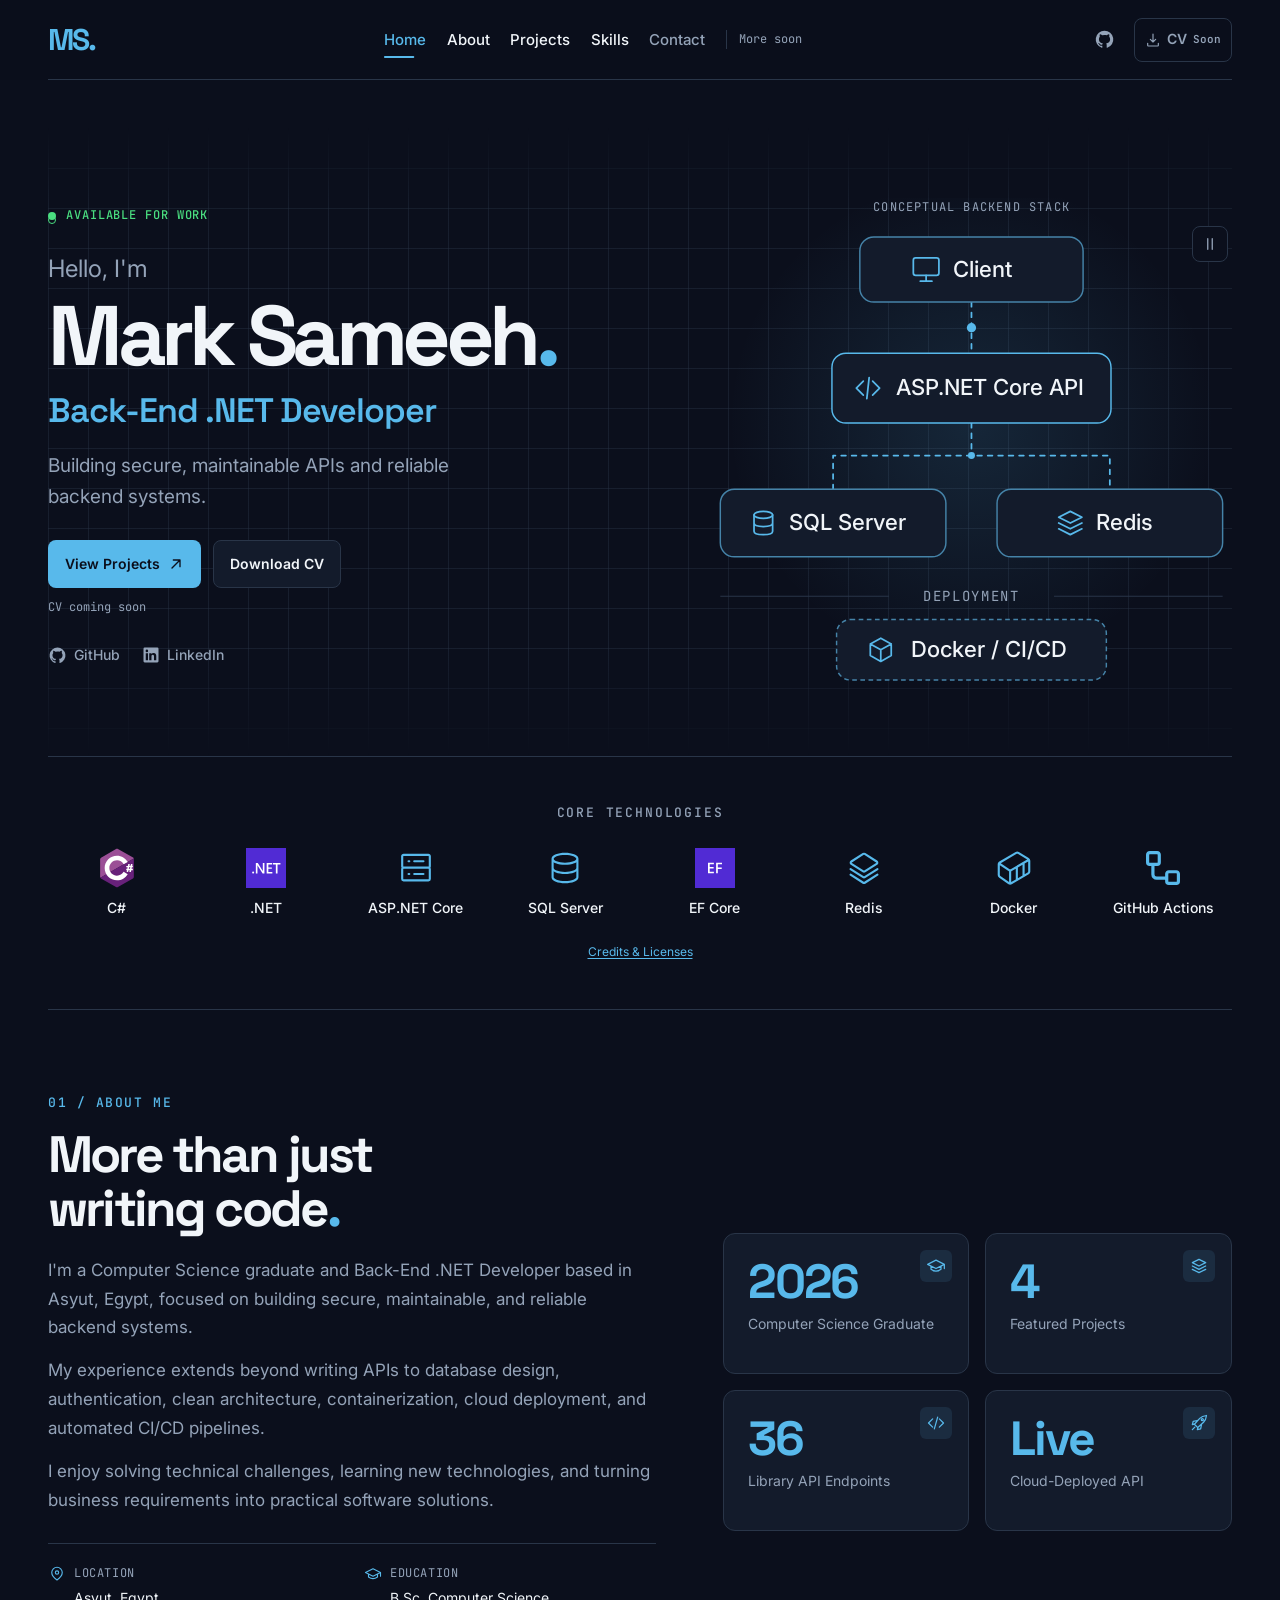
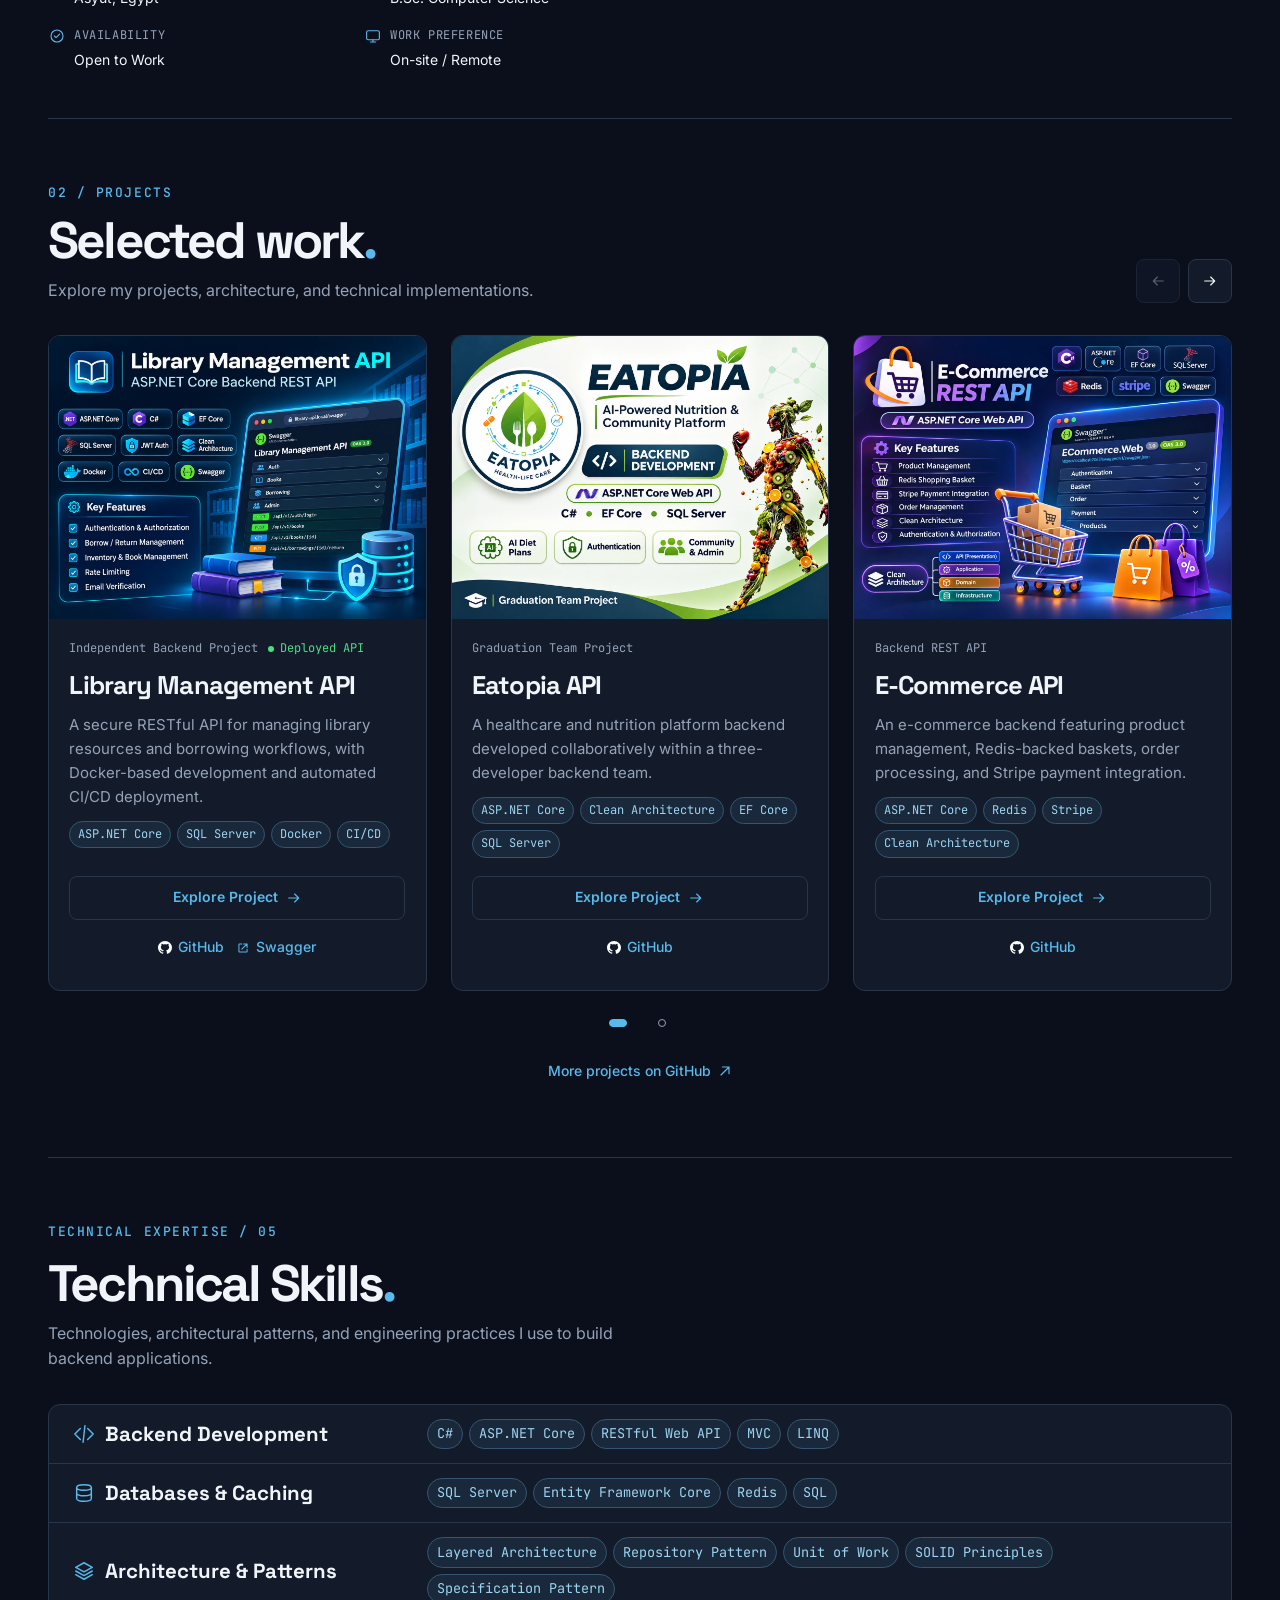
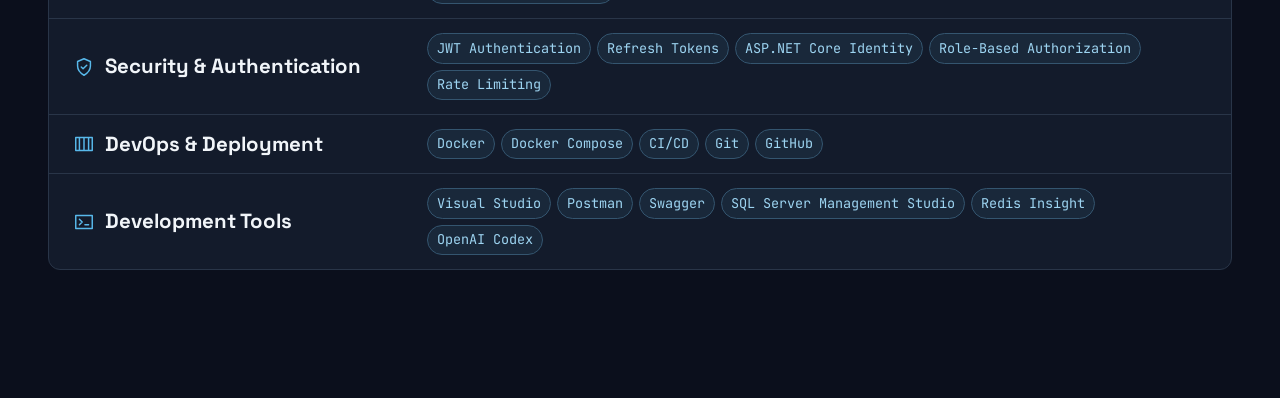
<file: index.html>
<!doctype html>
<html lang="en" dir="ltr">
  <head>
    <meta charset="utf-8">
    <meta name="viewport" content="width=device-width, initial-scale=1">
    <meta name="description" content="Personal portfolio of Mark Sameeh, Back-End .NET Developer.">
    <title>Mark Sameeh | Back-End .NET Developer</title>
    <link rel="preconnect" href="https://fonts.googleapis.com">
    <link rel="preconnect" href="https://fonts.gstatic.com" crossorigin>
    <link rel="stylesheet" href="https://fonts.googleapis.com/css2?family=Inter:wght@400;500;600&amp;family=JetBrains+Mono:wght@400;500&amp;family=Space+Grotesk:wght@500;600;700&amp;display=swap">
    <link rel="stylesheet" href="./css/style.css">
    <link rel="stylesheet" href="./css/responsive.css">
    <script src="./js/main.js" defer></script>
  </head>
  <body>
    <a class="skip-link" href="#main-content">Skip to main content</a>
    <header class="site-header">
      <div class="container">
        <div class="header-inner">
          <a class="brand" href="#home" aria-label="Mark Sameeh, home">MS.</a>
          <button class="menu-toggle" type="button" aria-label="Open navigation" aria-controls="primary-navigation" aria-expanded="false" hidden>
            <svg width="22" height="22" viewBox="0 0 24 24" fill="none" stroke="currentColor" stroke-width="1.75" stroke-linecap="round" aria-hidden="true">
              <path class="menu-icon-open" d="M4 6h16M4 12h16M4 18h16" />
              <path class="menu-icon-close" d="m6 6 12 12M18 6 6 18" />
            </svg>
          </button>
          <nav class="primary-nav" id="primary-navigation" aria-label="Primary">
            <div class="nav-sections">
              <ul class="nav-list">
                <li><a href="#home" aria-current="location">Home</a></li>
                <li><a href="#about">About</a></li>
                <li><a href="#projects">Projects</a></li>
                <li><a href="#skills">Skills</a></li>
                <li><a role="link" aria-disabled="true" aria-describedby="nav-status">Contact</a></li>
              </ul>
              <p class="nav-status" id="nav-status">More soon</p>
            </div>
            <div class="nav-actions">
              <a class="nav-github" href="https://github.com/mark26504" aria-label="GitHub">
                <svg width="21" height="21" viewBox="0 0 24 24" fill="currentColor" aria-hidden="true">
                  <use href="#github-mark" />
                </svg>
              </a>
              <button class="button button-secondary nav-cv" type="button" aria-label="Download CV, coming soon" disabled>
                <svg width="16" height="16" viewBox="0 0 24 24" fill="none" stroke="currentColor" stroke-width="1.75" stroke-linecap="round" stroke-linejoin="round" aria-hidden="true">
                  <path d="M12 3v12m-4-4 4 4 4-4m-12 6v3a1 1 0 0 0 1 1h14a1 1 0 0 0 1-1v-3" />
                </svg>
                CV
                <span class="nav-cv-status">Soon</span>
              </button>
            </div>
          </nav>
        </div>
      </div>
    </header>

    <main class="container" id="main-content" tabindex="-1">
      <section class="hero" id="home" aria-labelledby="hero-title" tabindex="-1">
        <div class="hero-copy">
          <p class="availability">AVAILABLE FOR WORK</p>
          <p class="hero-greeting">Hello, I'm</p>
          <h1 id="hero-title">Mark Sameeh<span>.</span></h1>
          <p class="hero-role">Back-End .NET Developer</p>
          <p class="hero-description">Building secure, maintainable APIs and reliable backend systems.</p>

          <div class="hero-actions">
            <a class="button button-primary" href="#projects">
              View Projects
              <svg width="16" height="16" viewBox="0 0 24 24" fill="none" stroke="currentColor" stroke-width="2" stroke-linecap="round" stroke-linejoin="round" aria-hidden="true">
                <path d="M6 18 18 6M8 6h10v10" />
              </svg>
            </a>
            <button class="button button-secondary" type="button" aria-describedby="action-status" disabled>Download CV</button>
          </div>
          <p class="action-status" id="action-status">CV coming soon</p>

          <ul class="social-links" aria-label="Social profiles">
            <li>
              <a href="https://github.com/mark26504">
                <svg width="19" height="19" viewBox="0 0 24 24" fill="currentColor" aria-hidden="true">
                  <path id="github-mark" d="M12 2a10 10 0 0 0-3.16 19.49c.5.09.68-.22.68-.48v-1.86c-2.78.6-3.37-1.18-3.37-1.18-.45-1.16-1.11-1.47-1.11-1.47-.91-.62.07-.61.07-.61 1 .07 1.53 1.03 1.53 1.03.9 1.53 2.34 1.09 2.91.83.09-.65.35-1.09.63-1.34-2.22-.26-4.55-1.11-4.55-4.94 0-1.09.39-1.99 1.03-2.69-.1-.25-.45-1.27.1-2.65 0 0 .84-.27 2.75 1.03A9.6 9.6 0 0 1 12 6.82c.85 0 1.71.11 2.51.34 1.91-1.3 2.75-1.03 2.75-1.03.55 1.38.2 2.4.1 2.65.64.7 1.03 1.6 1.03 2.69 0 3.84-2.34 4.68-4.57 4.93.36.31.68.92.68 1.86v2.75c0 .27.18.58.69.48A10 10 0 0 0 12 2Z" />
                </svg>
                GitHub
              </a>
            </li>
            <li>
              <a href="https://www.linkedin.com/in/marksameeh">
                <svg width="18" height="18" viewBox="0 0 24 24" fill="currentColor" aria-hidden="true">
                  <path d="M20.45 2H3.55A1.55 1.55 0 0 0 2 3.55v16.9A1.55 1.55 0 0 0 3.55 22h16.9A1.55 1.55 0 0 0 22 20.45V3.55A1.55 1.55 0 0 0 20.45 2ZM8 19H5V9.5h3ZM6.5 8.2a1.7 1.7 0 1 1 0-3.4 1.7 1.7 0 0 1 0 3.4ZM19 19h-3v-4.7c0-1.12-.02-2.56-1.56-2.56-1.56 0-1.8 1.22-1.8 2.48V19h-3V9.5h2.88v1.3h.04a3.15 3.15 0 0 1 2.84-1.56c3.03 0 3.6 1.99 3.6 4.58Z" />
                </svg>
                LinkedIn
              </a>
            </li>
          </ul>
        </div>

        <figure class="architecture">
          <figcaption>Conceptual backend stack</figcaption>
          <button class="motion-toggle" type="button" aria-label="Pause decorative animations" title="Pause decorative animations" hidden>
            <svg width="18" height="18" viewBox="0 0 24 24" fill="none" stroke="currentColor" stroke-width="1.75" stroke-linecap="round" stroke-linejoin="round" aria-hidden="true">
              <path class="motion-icon-pause" d="M9 5v14m6-14v14" />
              <path class="motion-icon-play" d="m9 5 11 7-11 7Z" />
            </svg>
          </button>
          <svg class="architecture-diagram" viewBox="0 0 448 392" role="img" aria-labelledby="diagram-title diagram-description">
            <title id="diagram-title">Backend runtime and deployment infrastructure</title>
            <desc id="diagram-description">A client calls an ASP.NET Core API that depends on SQL Server and Redis. Moving dots illustrate these connections. Docker and CI/CD are shown separately as deployment infrastructure.</desc>

            <path class="diagram-connector" d="M224 62v44m0 60v28m-119 29v-29h238v29" />
            <circle class="diagram-junction" cx="224" cy="84" r="4" />
            <circle class="diagram-junction" cx="224" cy="194" r="3" />
            <g aria-hidden="true">
              <circle class="diagram-particle diagram-particle-client" r="2.8" />
              <circle class="diagram-particle diagram-particle-sql" r="2.8" />
              <circle class="diagram-particle diagram-particle-redis" r="2.8" />
            </g>

            <g class="diagram-item">
              <rect class="diagram-node" x="128" y="6" width="192" height="56" rx="12" />
              <g class="diagram-icon" transform="translate(173 22)">
                <rect x="1" y="2" width="22" height="15" rx="2" />
                <path d="M12 17v5M7 22h10" />
              </g>
              <text class="diagram-text" x="208" y="35">Client</text>
            </g>

            <g class="diagram-item">
              <rect class="diagram-api-glow" x="104" y="106" width="240" height="60" rx="12" aria-hidden="true" />
              <rect class="diagram-node diagram-node-api" x="104" y="106" width="240" height="60" rx="12" />
              <g class="diagram-icon" transform="translate(123 124)">
                <path d="m8 6-6 6 6 6m8-12 6 6-6 6m-3-15-2 18" />
              </g>
              <text class="diagram-text" x="159" y="137">ASP.NET Core API</text>
            </g>

            <g class="diagram-item">
              <rect class="diagram-node" x="8" y="223" width="194" height="58" rx="12" />
              <g class="diagram-icon" transform="translate(33 240)">
                <ellipse cx="12" cy="5" rx="8" ry="3" />
                <path d="M4 5v14c0 4 16 4 16 0V5M4 12c0 4 16 4 16 0" />
              </g>
              <text class="diagram-text" x="67" y="253">SQL Server</text>
            </g>

            <g class="diagram-item">
              <rect class="diagram-node" x="246" y="223" width="194" height="58" rx="12" />
              <g class="diagram-icon" transform="translate(297 240)">
                <path d="m12 2 10 5-10 5L2 7Zm-10 10 10 5 10-5M2 17l10 5 10-5" />
              </g>
              <text class="diagram-text" x="331" y="253">Redis</text>
            </g>

            <path class="diagram-divider" d="M8 315h145m142 0h145" />
            <text class="diagram-label" x="224" y="316" text-anchor="middle">DEPLOYMENT</text>
            <g class="diagram-item">
              <rect class="diagram-node diagram-node-deploy" x="108" y="335" width="232" height="52" rx="12" />
              <g class="diagram-icon" transform="translate(134 349)">
                <path d="m12 2 9 5v10l-9 5-9-5V7Zm-9 5 9 5 9-5m-9 5v10" />
              </g>
              <text class="diagram-text" x="172" y="362">Docker / CI/CD</text>
            </g>
          </svg>
        </figure>
      </section>
      <section class="core-technologies" aria-labelledby="core-technologies-title">
        <h2 id="core-technologies-title">Core Technologies</h2>
        <ul class="technology-list" role="list">
          <li class="technology">
            <img class="technology-icon" src="./assets/icons/csharp.svg" width="40" height="40" alt="">
            <span class="technology-label">C#</span>
          </li>
          <li class="technology">
            <img class="technology-icon" src="./assets/icons/dotnet.svg" width="40" height="40" alt="">
            <span class="technology-label">.NET</span>
          </li>
          <li class="technology">
            <img class="technology-icon technology-symbol" src="./assets/icons/web-server.svg" width="40" height="40" alt="">
            <span class="technology-label">ASP.NET Core</span>
          </li>
          <li class="technology">
            <img class="technology-icon technology-symbol" src="./assets/icons/database.svg" width="40" height="40" alt="">
            <span class="technology-label"><span class="visually-hidden">Microsoft </span>SQL Server</span>
          </li>
          <li class="technology">
            <img class="technology-icon" src="./assets/icons/entity-framework-core.svg" width="40" height="40" alt="">
            <span class="technology-label"><span aria-hidden="true">EF Core</span><span class="visually-hidden">Entity Framework Core</span></span>
          </li>
          <li class="technology">
            <img class="technology-icon technology-symbol" src="./assets/icons/cache-stack.svg" width="40" height="40" alt="">
            <span class="technology-label">Redis</span>
          </li>
          <li class="technology">
            <img class="technology-icon technology-symbol" src="./assets/icons/container.svg" width="40" height="40" alt="">
            <span class="technology-label">Docker</span>
          </li>
          <li class="technology">
            <img class="technology-icon technology-symbol" src="./assets/icons/github-actions.svg" width="40" height="40" alt="">
            <span class="technology-label">GitHub Actions</span>
          </li>
        </ul>
        <p class="technology-credits">
          <a href="./credits.html">Credits &amp; Licenses</a>
        </p>
      </section>
      <section class="about" id="about" aria-labelledby="about-title" tabindex="-1">
        <div class="about-copy">
          <p class="about-label">01 / ABOUT ME</p>
          <h2 id="about-title">More than just writing code<span>.</span></h2>

          <div class="about-biography">
            <p>I'm a Computer Science graduate and Back-End .NET Developer based in Asyut, Egypt, focused on building secure, maintainable, and reliable backend systems.</p>
            <p>My experience extends beyond writing APIs to database design, authentication, clean architecture, containerization, cloud deployment, and automated CI/CD pipelines.</p>
            <p>I enjoy solving technical challenges, learning new technologies, and turning business requirements into practical software solutions.</p>
          </div>

          <dl class="about-details">
            <div class="about-detail">
              <dt>
                <svg width="18" height="18" viewBox="0 0 24 24" fill="none" stroke="currentColor" stroke-width="1.5" stroke-linecap="round" stroke-linejoin="round" aria-hidden="true">
                  <path d="M19 10c0 5-7 10-7 10S5 15 5 10a7 7 0 0 1 14 0Z" />
                  <circle cx="12" cy="10" r="2.25" />
                </svg>
                Location
              </dt>
              <dd>Asyut, Egypt</dd>
            </div>
            <div class="about-detail">
              <dt>
                <svg width="18" height="18" viewBox="0 0 24 24" fill="none" stroke="currentColor" stroke-width="1.5" stroke-linecap="round" stroke-linejoin="round" aria-hidden="true">
                  <path d="m2 10 10-5 10 5-10 5-10-5Zm4 2v4c4 3 8 3 12 0v-4m4-2v5" />
                </svg>
                Education
              </dt>
              <dd>B.Sc. Computer Science</dd>
            </div>
            <div class="about-detail">
              <dt>
                <svg width="18" height="18" viewBox="0 0 24 24" fill="none" stroke="currentColor" stroke-width="1.5" stroke-linecap="round" stroke-linejoin="round" aria-hidden="true">
                  <circle cx="12" cy="12" r="8" />
                  <path d="m8.5 12 2.25 2.25 4.75-4.75" />
                </svg>
                Availability
              </dt>
              <dd>Open to Work</dd>
            </div>
            <div class="about-detail">
              <dt>
                <svg width="18" height="18" viewBox="0 0 24 24" fill="none" stroke="currentColor" stroke-width="1.5" stroke-linecap="round" stroke-linejoin="round" aria-hidden="true">
                  <rect x="3.5" y="5" width="17" height="12" rx="2" />
                  <path d="M12 17v3m-3.5 0h7" />
                </svg>
                Work Preference
              </dt>
              <dd>On-site / Remote</dd>
            </div>
          </dl>
        </div>

        <ul class="about-stats" role="list" aria-label="Professional highlights">
          <li class="about-stat">
            <svg class="about-stat-icon" width="20" height="20" viewBox="0 0 24 24" fill="none" stroke="currentColor" stroke-width="1.5" stroke-linecap="round" stroke-linejoin="round" aria-hidden="true">
              <path d="m2 10 10-5 10 5-10 5-10-5Zm4 2v4c4 3 8 3 12 0v-4m4-2v5" />
            </svg>
            <strong class="about-stat-value">2026</strong>
            <span class="about-stat-label">Computer Science Graduate</span>
          </li>
          <li class="about-stat">
            <svg class="about-stat-icon" width="20" height="20" viewBox="0 0 24 24" fill="none" stroke="currentColor" stroke-width="1.5" stroke-linecap="round" stroke-linejoin="round" aria-hidden="true">
              <path d="m12 4 8 4-8 4-8-4 8-4Zm-8 8 8 4 8-4M4 16l8 4 8-4" />
            </svg>
            <strong class="about-stat-value">4</strong>
            <span class="about-stat-label">Featured Projects</span>
          </li>
          <li class="about-stat">
            <svg class="about-stat-icon" width="20" height="20" viewBox="0 0 24 24" fill="none" stroke="currentColor" stroke-width="1.5" stroke-linecap="round" stroke-linejoin="round" aria-hidden="true">
              <path d="m8 7-5 5 5 5m8-10 5 5-5 5M14 5l-4 14" />
            </svg>
            <strong class="about-stat-value">36</strong>
            <span class="about-stat-label">
              <span aria-hidden="true">Library API Endpoints</span>
              <span class="visually-hidden">Library Management API Endpoints</span>
            </span>
          </li>
          <li class="about-stat">
            <svg class="about-stat-icon" width="20" height="20" viewBox="0 0 24 24" fill="none" stroke="currentColor" stroke-width="1.5" stroke-linecap="round" stroke-linejoin="round" aria-hidden="true">
              <path d="m8 15-1.5-1.5 6.4-7C15 4.3 17.7 3.4 21 3c-.4 3.3-1.3 6-3.5 8.1l-7 6.4L8 15Zm-1-2-3 1 1-4 5-1m1 8-1 3 4-1 1-5m-8 3-3 3" />
              <circle cx="16" cy="8" r="1.25" />
            </svg>
            <strong class="about-stat-value">Live</strong>
            <span class="about-stat-label">Cloud-Deployed API</span>
          </li>
        </ul>
      </section>

      <section class="projects" id="projects" aria-labelledby="projects-title" tabindex="-1">
        <header class="projects-header">
          <p class="projects-label">02 / PROJECTS</p>
          <h2 id="projects-title">Selected work<span>.</span></h2>
          <p class="projects-intro">Explore my projects, architecture, and technical implementations.</p>
          <div class="project-controls" hidden>
            <button class="project-arrow" type="button" data-project-step="-1" aria-label="Previous project" aria-controls="project-track" aria-disabled="true">
              <svg width="16" height="16" viewBox="0 0 24 24" fill="none" stroke="currentColor" stroke-width="1.75" stroke-linecap="round" stroke-linejoin="round" aria-hidden="true"><path d="M20 12H5m6-6-6 6 6 6" /></svg>
            </button>
            <button class="project-arrow" type="button" data-project-step="1" aria-label="Next project" aria-controls="project-track">
              <svg width="16" height="16" viewBox="0 0 24 24" fill="none" stroke="currentColor" stroke-width="1.75" stroke-linecap="round" stroke-linejoin="round" aria-hidden="true"><path d="M4 12h15m-6-6 6 6-6 6" /></svg>
            </button>
          </div>
        </header>

        <ul class="project-track" id="project-track" role="list" aria-label="Project cards" tabindex="0">
          <li class="project-slide">
            <article class="project-card" aria-labelledby="library-management-title">
              <a class="project-cover" href="./projects/library-management.html" aria-label="Library Management API case study">
                <img src="./assets/images/projects/library-management.webp" width="1448" height="1086" loading="lazy" decoding="async" alt="Illustrated Library Management API cover with books, a shield, and a stylized Swagger interface.">
              </a>
              <div class="project-card-body">
                <div class="project-meta">
                  <p class="project-category">Independent Backend Project</p>
                  <span class="project-deployment">Deployed API</span>
                </div>
                <h3 id="library-management-title"><a href="./projects/library-management.html">Library Management API</a></h3>
                <p class="project-description">A secure RESTful API for managing library resources and borrowing workflows, with Docker-based development and automated CI/CD deployment.</p>
                <ul class="project-tags" role="list" aria-label="Technologies">
                  <li>ASP.NET Core</li>
                  <li>SQL Server</li>
                  <li>Docker</li>
                  <li>CI/CD</li>
                </ul>
                <div class="project-actions">
                  <a class="button button-secondary project-explore" href="./projects/library-management.html">
                    Explore Project
                    <svg width="16" height="16" viewBox="0 0 24 24" fill="none" stroke="currentColor" stroke-width="1.75" stroke-linecap="round" stroke-linejoin="round" aria-hidden="true"><path d="M4 12h15m-6-6 6 6-6 6" /></svg>
                  </a>
                  <div class="project-action-links">
                    <a href="https://github.com/mark26504/LibraryManagementAPI" aria-label="Library Management API on GitHub">
                      <img src="./assets/icons/github-invertocat-white.svg" width="98" height="96" alt="">
                      GitHub
                    </a>
                    <a href="https://library-management-api.runasp.net/swagger" aria-label="Library Management API Swagger documentation">
                      <svg width="14" height="14" viewBox="0 0 24 24" fill="none" stroke="currentColor" stroke-width="1.75" stroke-linecap="round" stroke-linejoin="round" aria-hidden="true">
                        <path d="M13 5h6v6m0-6-9 9m0-9H6a1 1 0 0 0-1 1v12a1 1 0 0 0 1 1h12a1 1 0 0 0 1-1v-4" />
                      </svg>
                      Swagger
                    </a>
                  </div>
                </div>
              </div>
            </article>
          </li>
          <li class="project-slide">
            <article class="project-card" aria-labelledby="eatopia-title">
              <div class="project-cover">
                <img src="./assets/images/projects/eatopia.webp" width="1448" height="1086" loading="lazy" decoding="async" alt="Eatopia promotional poster with a leaf emblem, produce artwork, and callouts for nutrition plans and community features.">
              </div>
              <div class="project-card-body">
                <div class="project-meta">
                  <p class="project-category">Graduation Team Project</p>
                </div>
                <h3 id="eatopia-title">Eatopia API</h3>
                <p class="project-description">A healthcare and nutrition platform backend developed collaboratively within a three-developer backend team.</p>
                <ul class="project-tags" role="list" aria-label="Technologies">
                  <li>ASP.NET Core</li>
                  <li>Clean Architecture</li>
                  <li>EF Core</li>
                  <li>SQL Server</li>
                </ul>
                <div class="project-actions">
                  <a class="button button-secondary project-explore" href="./projects/eatopia.html">
                    Explore Project
                    <svg width="16" height="16" viewBox="0 0 24 24" fill="none" stroke="currentColor" stroke-width="1.75" stroke-linecap="round" stroke-linejoin="round" aria-hidden="true"><path d="M4 12h15m-6-6 6 6-6 6" /></svg>
                  </a>
                  <div class="project-action-links">
                    <a href="https://github.com/mark26504/Eatopia-Backend" aria-label="Eatopia API on GitHub">
                      <img src="./assets/icons/github-invertocat-white.svg" width="98" height="96" alt="">
                      GitHub
                    </a>
                  </div>
                </div>
              </div>
            </article>
          </li>
          <li class="project-slide">
            <article class="project-card" aria-labelledby="ecommerce-title">
              <div class="project-cover">
                <img src="./assets/images/projects/ecommerce.webp" width="1448" height="1086" loading="lazy" decoding="async" alt="Illustrated E-Commerce API cover with a shopping cart, packages, and a stylized Swagger interface.">
              </div>
              <div class="project-card-body">
                <div class="project-meta">
                  <p class="project-category">Backend REST API</p>
                </div>
                <h3 id="ecommerce-title">E-Commerce API</h3>
                <p class="project-description">An e-commerce backend featuring product management, Redis-backed baskets, order processing, and Stripe payment integration.</p>
                <ul class="project-tags" role="list" aria-label="Technologies">
                  <li>ASP.NET Core</li>
                  <li>Redis</li>
                  <li>Stripe</li>
                  <li>Clean Architecture</li>
                </ul>
                <div class="project-actions">
                  <a class="button button-secondary project-explore" href="./projects/ecommerce.html">
                    Explore Project
                    <svg width="16" height="16" viewBox="0 0 24 24" fill="none" stroke="currentColor" stroke-width="1.75" stroke-linecap="round" stroke-linejoin="round" aria-hidden="true"><path d="M4 12h15m-6-6 6 6-6 6" /></svg>
                  </a>
                  <div class="project-action-links">
                    <a href="https://github.com/mark26504/ECommerce-ASP.NET-Core-Web-API" aria-label="E-Commerce API on GitHub">
                      <img src="./assets/icons/github-invertocat-white.svg" width="98" height="96" alt="">
                      GitHub
                    </a>
                  </div>
                </div>
              </div>
            </article>
          </li>
          <li class="project-slide">
            <article class="project-card" aria-labelledby="gym-management-title">
              <div class="project-cover">
                <img src="./assets/images/projects/gym-management.webp" width="1448" height="1086" loading="lazy" decoding="async" alt="Gym Management System promotional cover with a stylized gym dashboard, weights, and a three-tier architecture diagram.">
              </div>
              <div class="project-card-body">
                <div class="project-meta">
                  <p class="project-category">MVC Web Application</p>
                </div>
                <h3 id="gym-management-title">Gym Management System</h3>
                <p class="project-description">A management system for gym members, trainers, training sessions, and subscriptions.</p>
                <ul class="project-tags" role="list" aria-label="Technologies">
                  <li>ASP.NET Core MVC</li>
                  <li>EF Core</li>
                  <li>SQL Server</li>
                  <li>Layered Architecture</li>
                </ul>
                <div class="project-actions">
                  <a class="button button-secondary project-explore" href="./projects/gym.html">
                    Explore Project
                    <svg width="16" height="16" viewBox="0 0 24 24" fill="none" stroke="currentColor" stroke-width="1.75" stroke-linecap="round" stroke-linejoin="round" aria-hidden="true"><path d="M4 12h15m-6-6 6 6-6 6" /></svg>
                  </a>
                  <div class="project-action-links">
                    <a href="https://github.com/mark26504/gym-management-system" aria-label="Gym Management System on GitHub">
                      <img src="./assets/icons/github-invertocat-white.svg" width="98" height="96" alt="">
                      GitHub
                    </a>
                  </div>
                </div>
              </div>
            </article>
          </li>
        </ul>

        <div class="project-pagination" role="group" aria-label="Carousel positions" hidden></div>
        <div class="projects-more">
          <a href="https://github.com/mark26504">
            More projects on GitHub
            <svg width="16" height="16" viewBox="0 0 24 24" fill="none" stroke="currentColor" stroke-width="1.75" stroke-linecap="round" stroke-linejoin="round" aria-hidden="true"><path d="M6 18 18 6M8 6h10v10" /></svg>
          </a>
        </div>
      </section>

      <section class="skills" id="skills" aria-labelledby="skills-title" tabindex="-1">
        <header class="skills-header">
          <p class="skills-label">TECHNICAL EXPERTISE / 05</p>
          <h2 id="skills-title">Technical Skills<span>.</span></h2>
          <p class="skills-intro">Technologies, architectural patterns, and engineering practices I use to build backend applications.</p>
        </header>
        <ul class="skills-matrix" role="list">
          <li class="skill-row">
            <h3>
              <svg class="skill-icon" width="22" height="22" viewBox="0 0 24 24" fill="none" stroke="currentColor" stroke-width="1.6" stroke-linecap="round" stroke-linejoin="round" aria-hidden="true">
                <path d="m8 6-6 6 6 6m8-12 6 6-6 6m-3-15-2 18" />
              </svg>
              Backend Development
            </h3>
            <ul class="project-tags" role="list">
              <li>C#</li>
              <li>ASP.NET Core</li>
              <li>RESTful Web API</li>
              <li>MVC</li>
              <li>LINQ</li>
            </ul>
          </li>
          <li class="skill-row">
            <h3>
              <svg class="skill-icon" width="22" height="22" viewBox="0 0 24 24" fill="none" stroke="currentColor" stroke-width="1.6" stroke-linecap="round" stroke-linejoin="round" aria-hidden="true">
                <path d="M20 6c0 1.7-3.6 3-8 3S4 7.7 4 6s3.6-3 8-3 8 1.3 8 3Zm0 0v12c0 1.7-3.6 3-8 3s-8-1.3-8-3V6m16 6c0 1.7-3.6 3-8 3s-8-1.3-8-3" />
              </svg>
              Databases &amp; Caching
            </h3>
            <ul class="project-tags" role="list">
              <li>SQL Server</li>
              <li>Entity Framework Core</li>
              <li>Redis</li>
              <li>SQL</li>
            </ul>
          </li>
          <li class="skill-row">
            <h3>
              <svg class="skill-icon" width="22" height="22" viewBox="0 0 24 24" fill="none" stroke="currentColor" stroke-width="1.6" stroke-linecap="round" stroke-linejoin="round" aria-hidden="true">
                <path d="m12 3 9 5-9 5-9-5 9-5Zm-9 9 9 5 9-5m-18 4 9 5 9-5" />
              </svg>
              Architecture &amp; Patterns
            </h3>
            <ul class="project-tags" role="list">
              <li>Layered Architecture</li>
              <li>Repository Pattern</li>
              <li>Unit of Work</li>
              <li>SOLID Principles</li>
              <li>Specification Pattern</li>
            </ul>
          </li>
          <li class="skill-row">
            <h3>
              <svg class="skill-icon" width="22" height="22" viewBox="0 0 24 24" fill="none" stroke="currentColor" stroke-width="1.6" stroke-linecap="round" stroke-linejoin="round" aria-hidden="true">
                <path d="M12 3 5 6v5c0 4.1 2.7 7.6 7 10 4.3-2.4 7-5.9 7-10V6l-7-3Zm-3 9 2 2 4-4" />
              </svg>
              Security &amp; Authentication
            </h3>
            <ul class="project-tags" role="list">
              <li>JWT Authentication</li>
              <li>Refresh Tokens</li>
              <li>ASP.NET Core Identity</li>
              <li>Role-Based Authorization</li>
              <li>Rate Limiting</li>
            </ul>
          </li>
          <li class="skill-row">
            <h3>
              <svg class="skill-icon" width="22" height="22" viewBox="0 0 24 24" fill="none" stroke="currentColor" stroke-width="1.6" stroke-linecap="round" stroke-linejoin="round" aria-hidden="true">
                <path d="M3 5h18v14H3zM7 5v14m5-14v14m5-14v14" />
              </svg>
              DevOps &amp; Deployment
            </h3>
            <ul class="project-tags" role="list">
              <li>Docker</li>
              <li>Docker Compose</li>
              <li>CI/CD</li>
              <li>Git</li>
              <li>GitHub</li>
            </ul>
          </li>
          <li class="skill-row">
            <h3>
              <svg class="skill-icon" width="22" height="22" viewBox="0 0 24 24" fill="none" stroke="currentColor" stroke-width="1.6" stroke-linecap="round" stroke-linejoin="round" aria-hidden="true">
                <path d="M3 5h18v14H3zM7 9l3 3-3 3m6 0h4" />
              </svg>
              Development Tools
            </h3>
            <ul class="project-tags" role="list">
              <li>Visual Studio</li>
              <li>Postman</li>
              <li>Swagger</li>
              <li>SQL Server Management Studio</li>
              <li>Redis Insight</li>
              <li>OpenAI Codex</li>
            </ul>
          </li>
        </ul>
      </section>
    </main>
  </body>
</html>
</file>
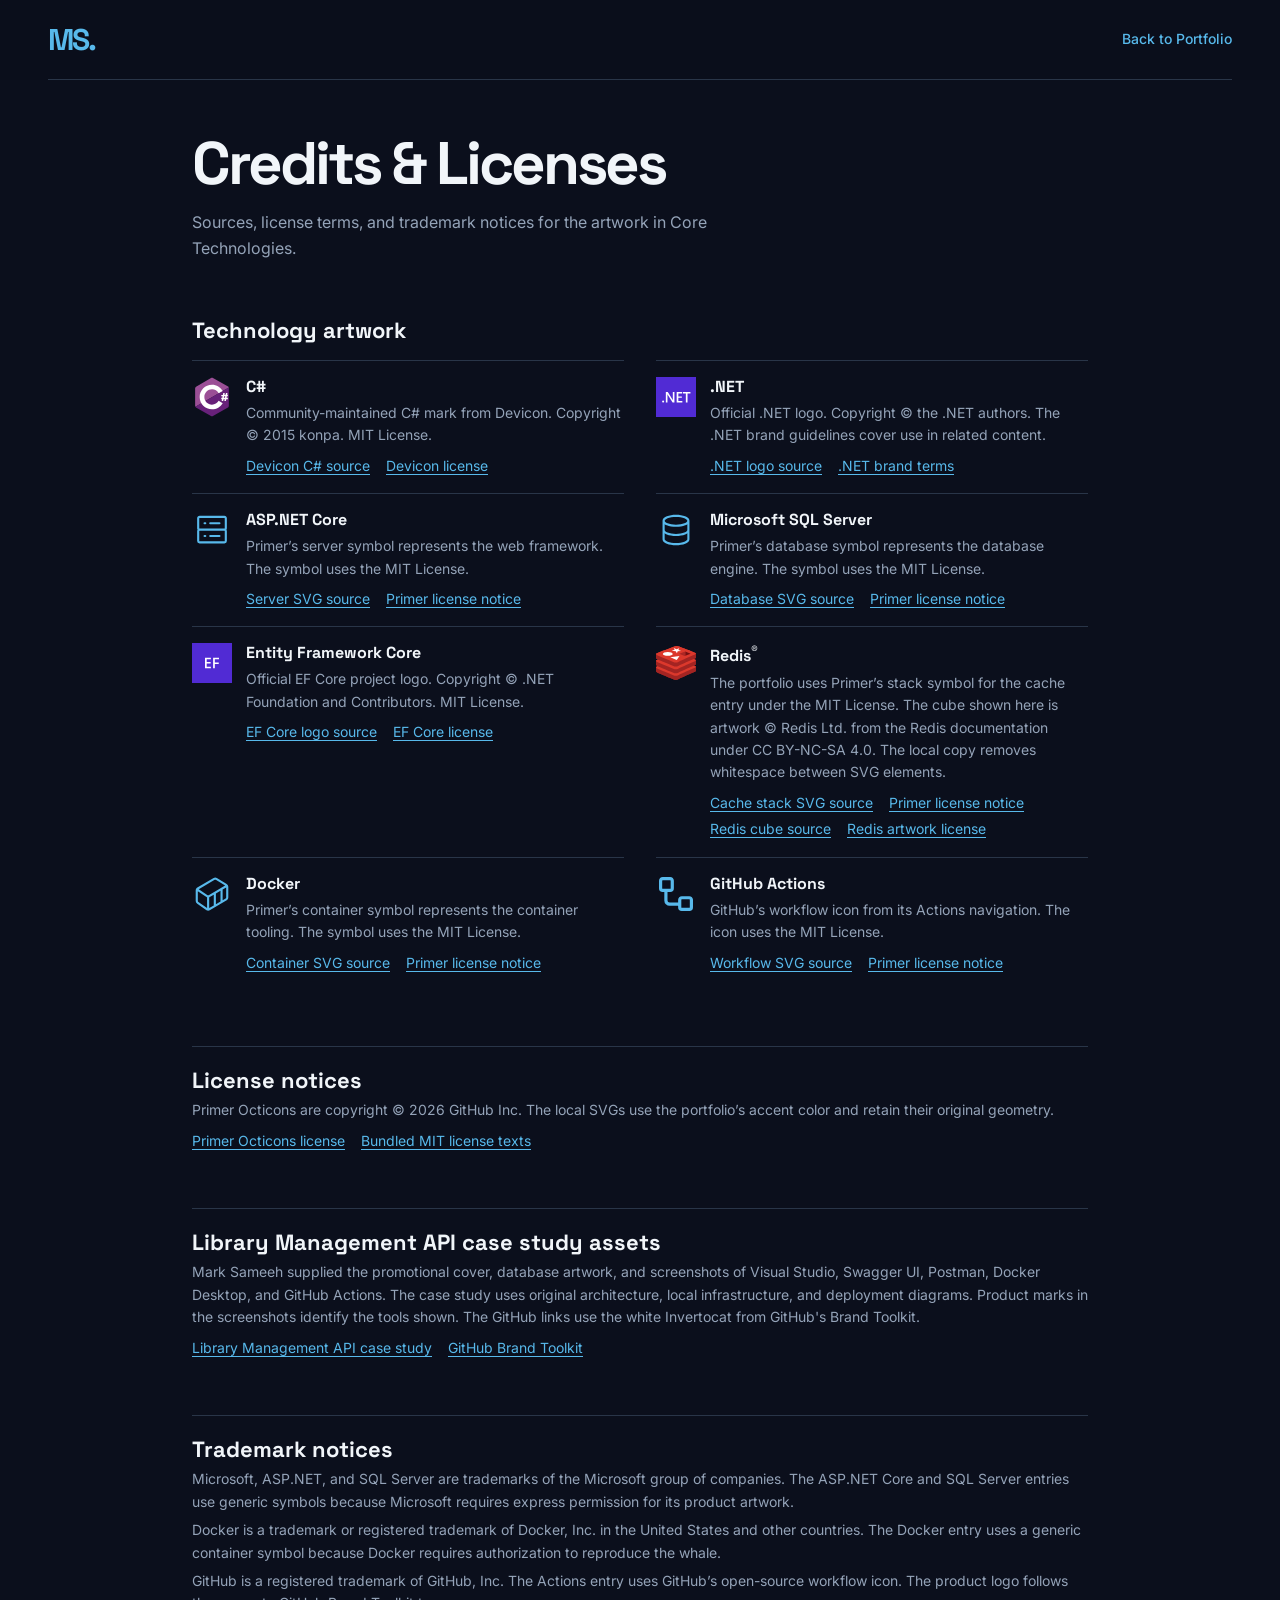
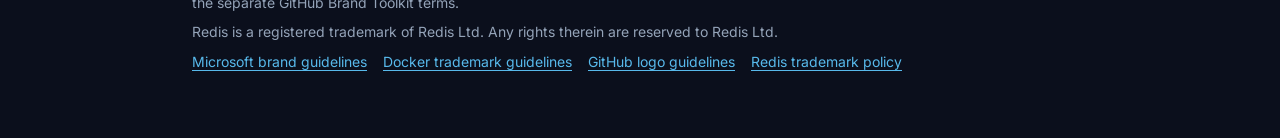
<file: credits.html>
<!doctype html>
<html lang="en" dir="ltr">
  <head>
    <meta charset="utf-8">
    <meta name="viewport" content="width=device-width, initial-scale=1">
    <meta name="description" content="Artwork sources, licenses, and trademark notices for Mark Sameeh’s portfolio.">
    <title>Credits &amp; Licenses | Mark Sameeh</title>
    <link rel="preconnect" href="https://fonts.googleapis.com">
    <link rel="preconnect" href="https://fonts.gstatic.com" crossorigin>
    <link rel="stylesheet" href="https://fonts.googleapis.com/css2?family=Inter:wght@400;500;600&amp;family=JetBrains+Mono:wght@400;500&amp;family=Space+Grotesk:wght@500;600;700&amp;display=swap">
    <link rel="stylesheet" href="./css/style.css">
    <link rel="stylesheet" href="./css/responsive.css">
  </head>
  <body>
    <a class="skip-link" href="#main-content">Skip to main content</a>
    <header class="site-header">
      <div class="container">
        <div class="header-inner">
          <a class="brand" href="./index.html" aria-label="Mark Sameeh, home">MS.</a>
          <a class="credits-back" href="./index.html#core-technologies-title">Back to Portfolio</a>
        </div>
      </div>
    </header>

    <main class="container credits-main" id="main-content" tabindex="-1">
      <h1>Credits &amp; Licenses</h1>
      <p class="credits-intro">Sources, license terms, and trademark notices for the artwork in Core Technologies.</p>

      <section class="credits-section" aria-labelledby="artwork-title">
        <h2 id="artwork-title">Technology artwork</h2>
        <ul class="credits-assets" role="list">
          <li class="credits-asset">
            <img class="technology-icon" src="./assets/icons/csharp.svg" width="40" height="40" alt="">
            <div>
              <h3>C#</h3>
              <p>Community-maintained C# mark from Devicon. Copyright © 2015 konpa. MIT License.</p>
              <div class="credits-links">
                <a href="https://github.com/devicons/devicon/blob/d98a72cb9a6d8e543ddbddc32bac231572349e96/icons/csharp/csharp-original.svg">Devicon C# source</a>
                <a href="https://github.com/devicons/devicon/blob/d98a72cb9a6d8e543ddbddc32bac231572349e96/LICENSE">Devicon license</a>
              </div>
            </div>
          </li>
          <li class="credits-asset">
            <img class="technology-icon" src="./assets/icons/dotnet.svg" width="40" height="40" alt="">
            <div>
              <h3>.NET</h3>
              <p>Official .NET logo. Copyright © the .NET authors. The .NET brand guidelines cover use in related content.</p>
              <div class="credits-links">
                <a href="https://github.com/dotnet/brand/blob/91845f6ddf2123b3bb1bfd1b6a386d9ce02b43aa/logo/dotnet-logo.svg">.NET logo source</a>
                <a href="https://github.com/dotnet/brand/blob/91845f6ddf2123b3bb1bfd1b6a386d9ce02b43aa/README.md#license">.NET brand terms</a>
              </div>
            </div>
          </li>
          <li class="credits-asset">
            <img class="technology-icon technology-symbol" src="./assets/icons/web-server.svg" width="40" height="40" alt="">
            <div>
              <h3>ASP.NET Core</h3>
              <p>Primer’s server symbol represents the web framework. The symbol uses the MIT License.</p>
              <div class="credits-links">
                <a href="https://github.com/primer/octicons/blob/35b70b19ae02abf88ae6d91af1e523ac44b9d9eb/icons/server-24.svg">Server SVG source</a>
                <a href="#primer-license">Primer license notice</a>
              </div>
            </div>
          </li>
          <li class="credits-asset">
            <img class="technology-icon technology-symbol" src="./assets/icons/database.svg" width="40" height="40" alt="">
            <div>
              <h3>Microsoft SQL Server</h3>
              <p>Primer’s database symbol represents the database engine. The symbol uses the MIT License.</p>
              <div class="credits-links">
                <a href="https://github.com/primer/octicons/blob/35b70b19ae02abf88ae6d91af1e523ac44b9d9eb/icons/database-24.svg">Database SVG source</a>
                <a href="#primer-license">Primer license notice</a>
              </div>
            </div>
          </li>
          <li class="credits-asset">
            <img class="technology-icon" src="./assets/icons/entity-framework-core.svg" width="40" height="40" alt="">
            <div>
              <h3>Entity Framework Core</h3>
              <p>Official EF Core project logo. Copyright © .NET Foundation and Contributors. MIT License.</p>
              <div class="credits-links">
                <a href="https://github.com/dotnet/efcore/blob/e0d5966debb42371a959e6a049135a0cea35056f/logo/ef-logo.svg">EF Core logo source</a>
                <a href="https://github.com/dotnet/efcore/blob/e0d5966debb42371a959e6a049135a0cea35056f/LICENSE.txt">EF Core license</a>
              </div>
            </div>
          </li>
          <li class="credits-asset">
            <img class="technology-icon" src="./assets/icons/redis.svg" width="40" height="40" alt="">
            <div>
              <h3>Redis<sup>®</sup></h3>
              <p>The portfolio uses Primer’s stack symbol for the cache entry under the MIT License. The cube shown here is artwork © Redis Ltd. from the Redis documentation under CC BY-NC-SA 4.0. The local copy removes whitespace between SVG elements.</p>
              <div class="credits-links">
                <a href="https://github.com/primer/octicons/blob/35b70b19ae02abf88ae6d91af1e523ac44b9d9eb/icons/stack-24.svg">Cache stack SVG source</a>
                <a href="#primer-license">Primer license notice</a>
                <a href="https://github.com/redis/docs/blob/dfd368914771bc609864baecfbe2951b21e04f73/assets/icons/redis-cube.svg">Redis cube source</a>
                <a href="https://creativecommons.org/licenses/by-nc-sa/4.0/">Redis artwork license</a>
              </div>
            </div>
          </li>
          <li class="credits-asset">
            <img class="technology-icon technology-symbol" src="./assets/icons/container.svg" width="40" height="40" alt="">
            <div>
              <h3>Docker</h3>
              <p>Primer’s container symbol represents the container tooling. The symbol uses the MIT License.</p>
              <div class="credits-links">
                <a href="https://github.com/primer/octicons/blob/35b70b19ae02abf88ae6d91af1e523ac44b9d9eb/icons/container-24.svg">Container SVG source</a>
                <a href="#primer-license">Primer license notice</a>
              </div>
            </div>
          </li>
          <li class="credits-asset">
            <img class="technology-icon technology-symbol" src="./assets/icons/github-actions.svg" width="40" height="40" alt="">
            <div>
              <h3>GitHub Actions</h3>
              <p>GitHub’s workflow icon from its Actions navigation. The icon uses the MIT License.</p>
              <div class="credits-links">
                <a href="https://github.com/primer/octicons/blob/35b70b19ae02abf88ae6d91af1e523ac44b9d9eb/icons/workflow-16.svg">Workflow SVG source</a>
                <a href="#primer-license">Primer license notice</a>
              </div>
            </div>
          </li>
        </ul>
      </section>

      <section class="credits-section credits-section-notices" aria-labelledby="license-title">
        <h2 id="license-title">License notices</h2>
        <p id="primer-license">Primer Octicons are copyright © 2026 GitHub Inc. The local SVGs use the portfolio’s accent color and retain their original geometry.</p>
        <div class="credits-links">
          <a href="https://github.com/primer/octicons/blob/35b70b19ae02abf88ae6d91af1e523ac44b9d9eb/LICENSE">Primer Octicons license</a>
          <a href="./assets/icons/credits.txt">Bundled MIT license texts</a>
        </div>
      </section>

      <section class="credits-section credits-section-notices" aria-labelledby="case-credits-title">
        <h2 id="case-credits-title">Library Management API case study assets</h2>
        <p>Mark Sameeh supplied the promotional cover, database artwork, and screenshots of Visual Studio, Swagger UI, Postman, Docker Desktop, and GitHub Actions. The case study uses original architecture, local infrastructure, and deployment diagrams. Product marks in the screenshots identify the tools shown. The GitHub links use the white Invertocat from GitHub's Brand Toolkit.</p>
        <div class="credits-links">
          <a href="./projects/library-management.html">Library Management API case study</a>
          <a href="https://brand.github.com/foundations/logo">GitHub Brand Toolkit</a>
        </div>
      </section>

      <section class="credits-section credits-section-notices" aria-labelledby="trademark-title">
        <h2 id="trademark-title">Trademark notices</h2>
        <p>Microsoft, ASP.NET, and SQL Server are trademarks of the Microsoft group of companies. The ASP.NET Core and SQL Server entries use generic symbols because Microsoft requires express permission for its product artwork.</p>
        <p>Docker is a trademark or registered trademark of Docker, Inc. in the United States and other countries. The Docker entry uses a generic container symbol because Docker requires authorization to reproduce the whale.</p>
        <p>GitHub is a registered trademark of GitHub, Inc. The Actions entry uses GitHub’s open-source workflow icon. The product logo follows the separate GitHub Brand Toolkit terms.</p>
        <p>Redis is a registered trademark of Redis Ltd. Any rights therein are reserved to Redis Ltd.</p>
        <div class="credits-links">
          <a href="https://www.microsoft.com/en-us/legal/intellectualproperty/trademarks">Microsoft brand guidelines</a>
          <a href="https://www.docker.com/legal/trademark-guidelines/">Docker trademark guidelines</a>
          <a href="https://brand.github.com/foundations/logo">GitHub logo guidelines</a>
          <a href="https://redis.io/legal/redis-trademark-policy/">Redis trademark policy</a>
        </div>
      </section>
    </main>
  </body>
</html>
</file>
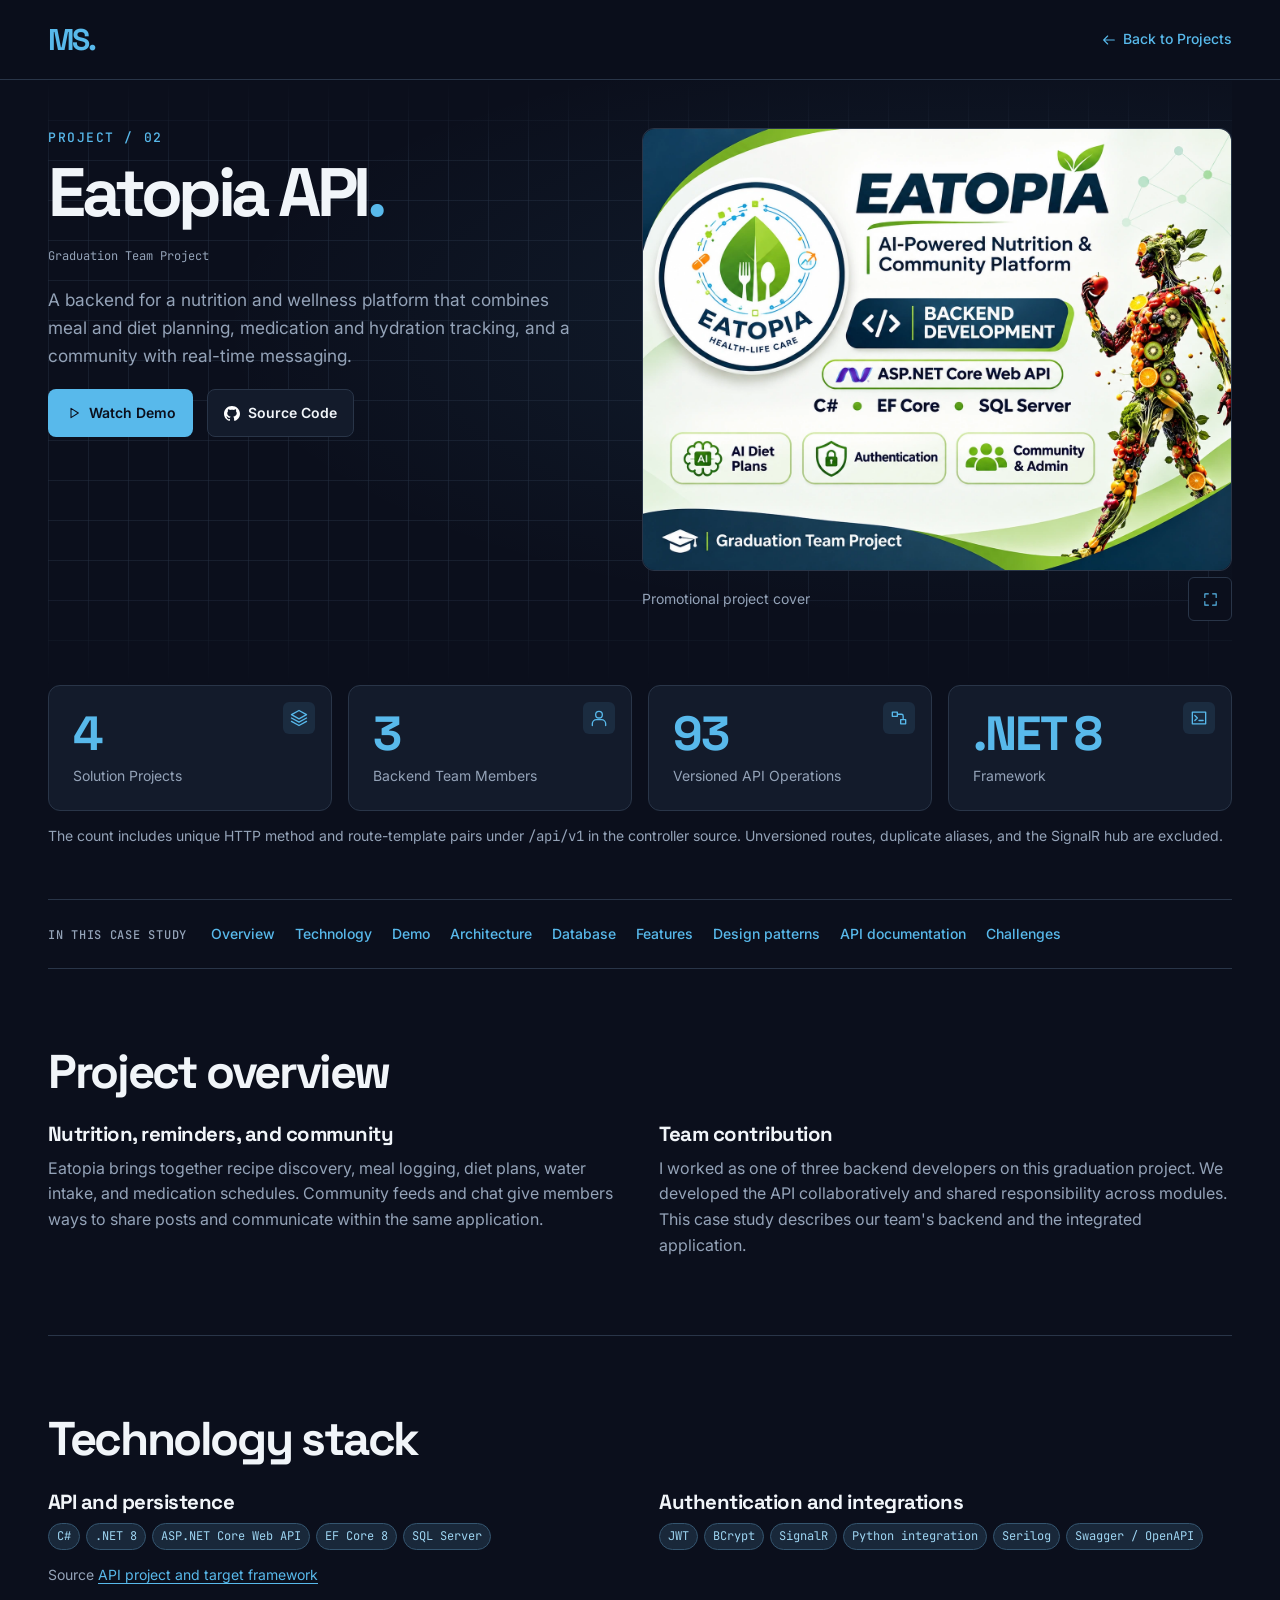
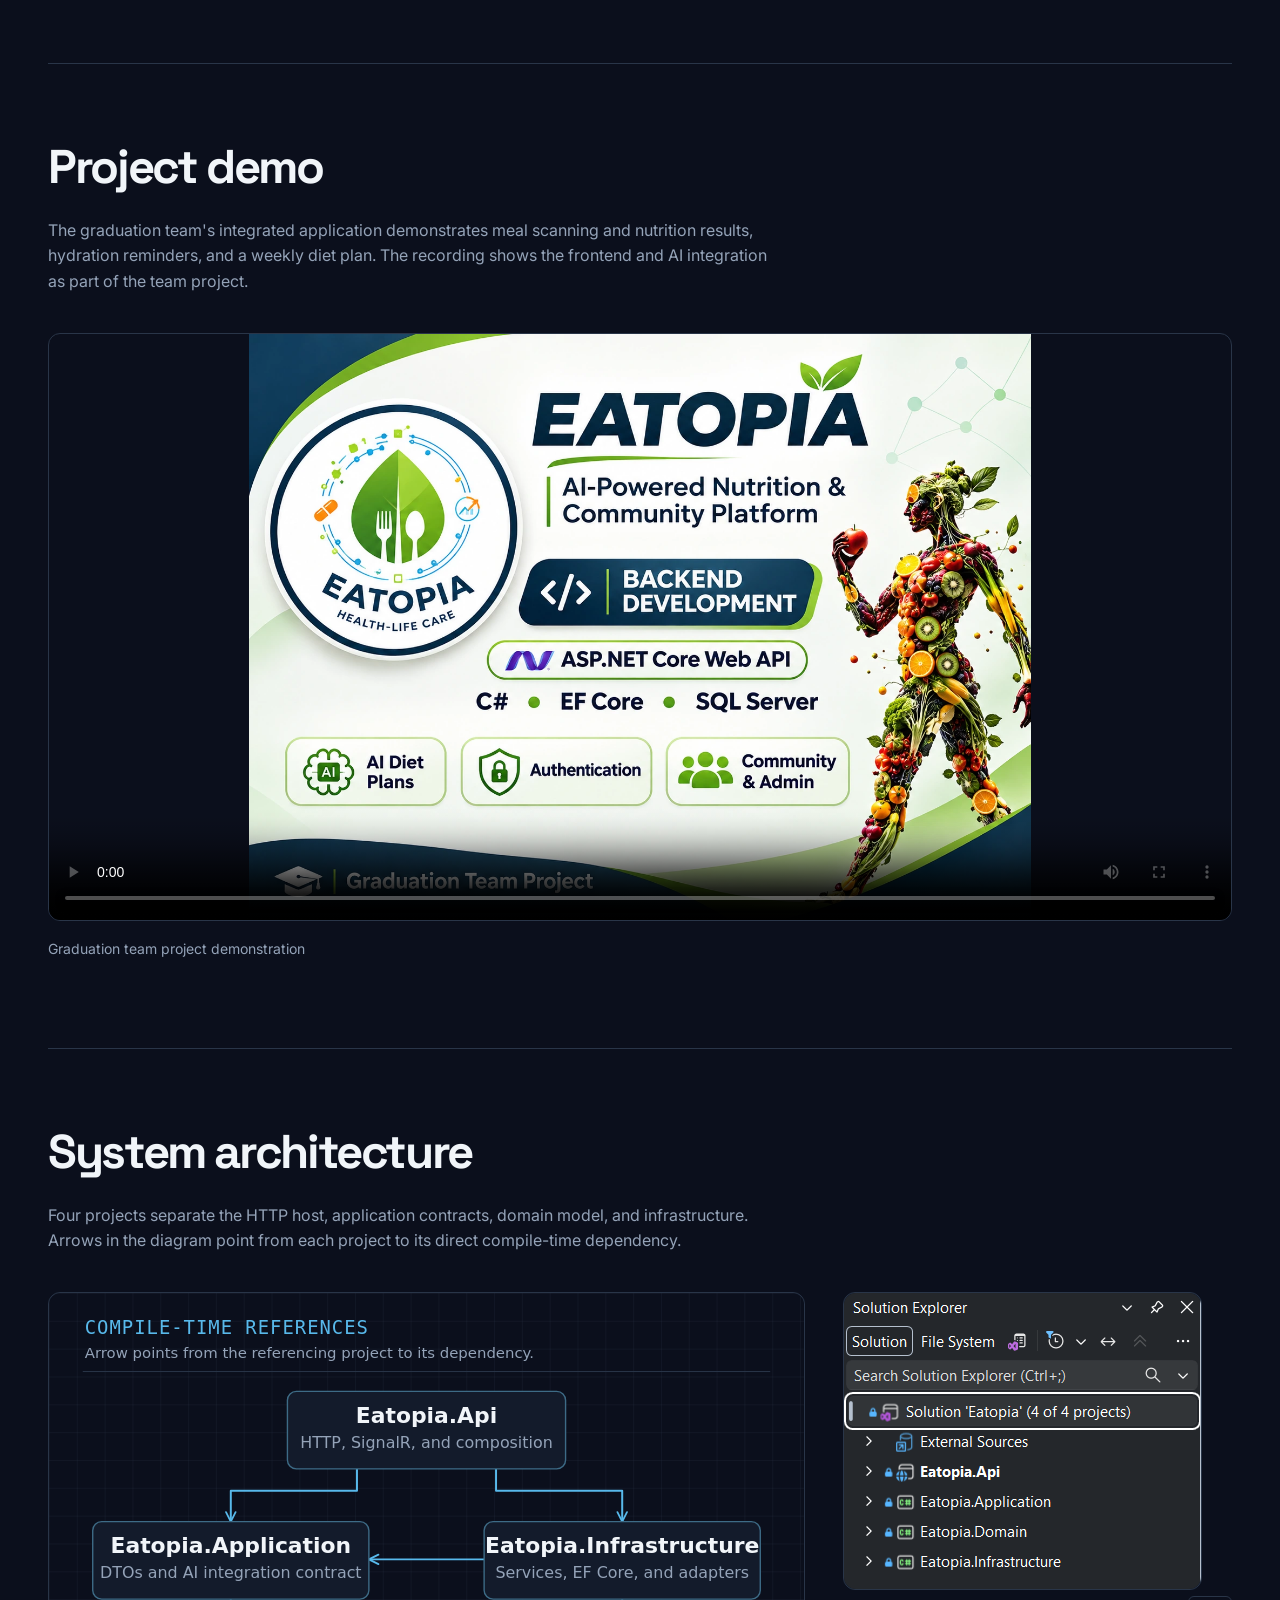
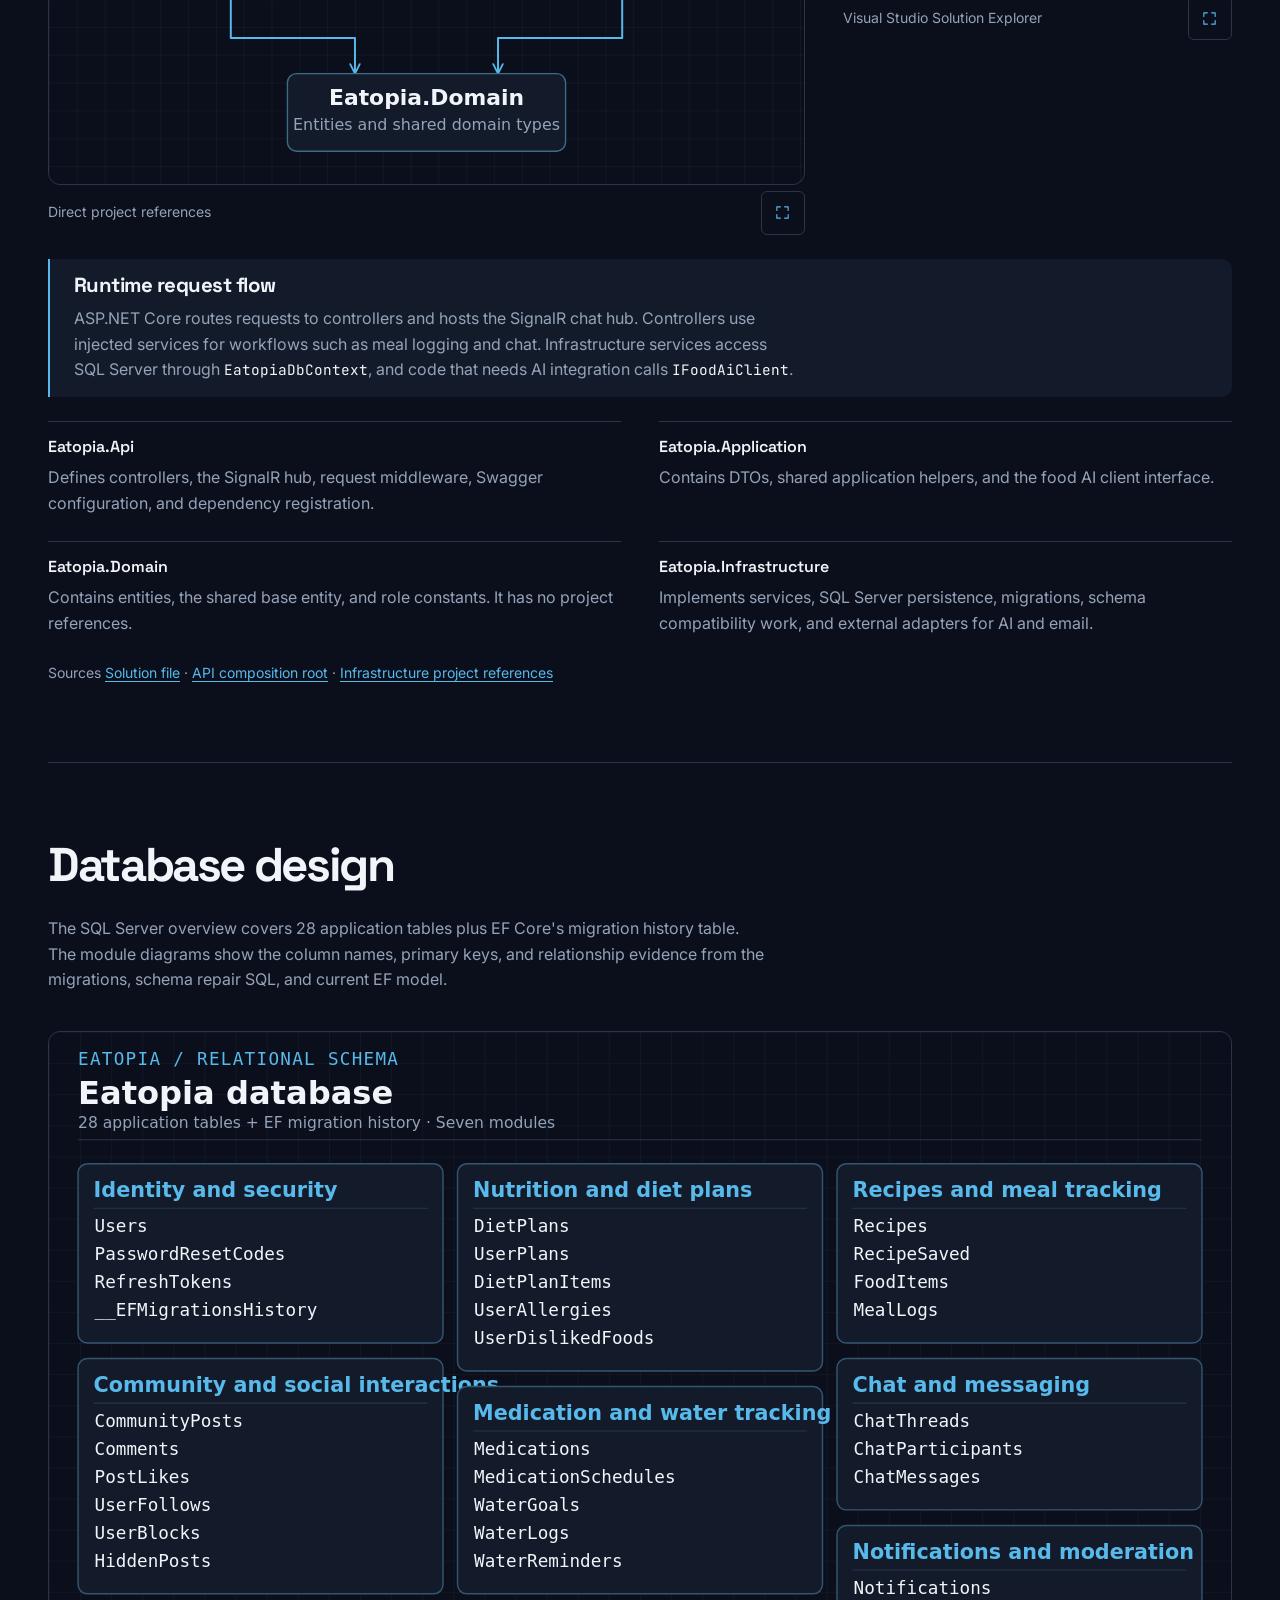
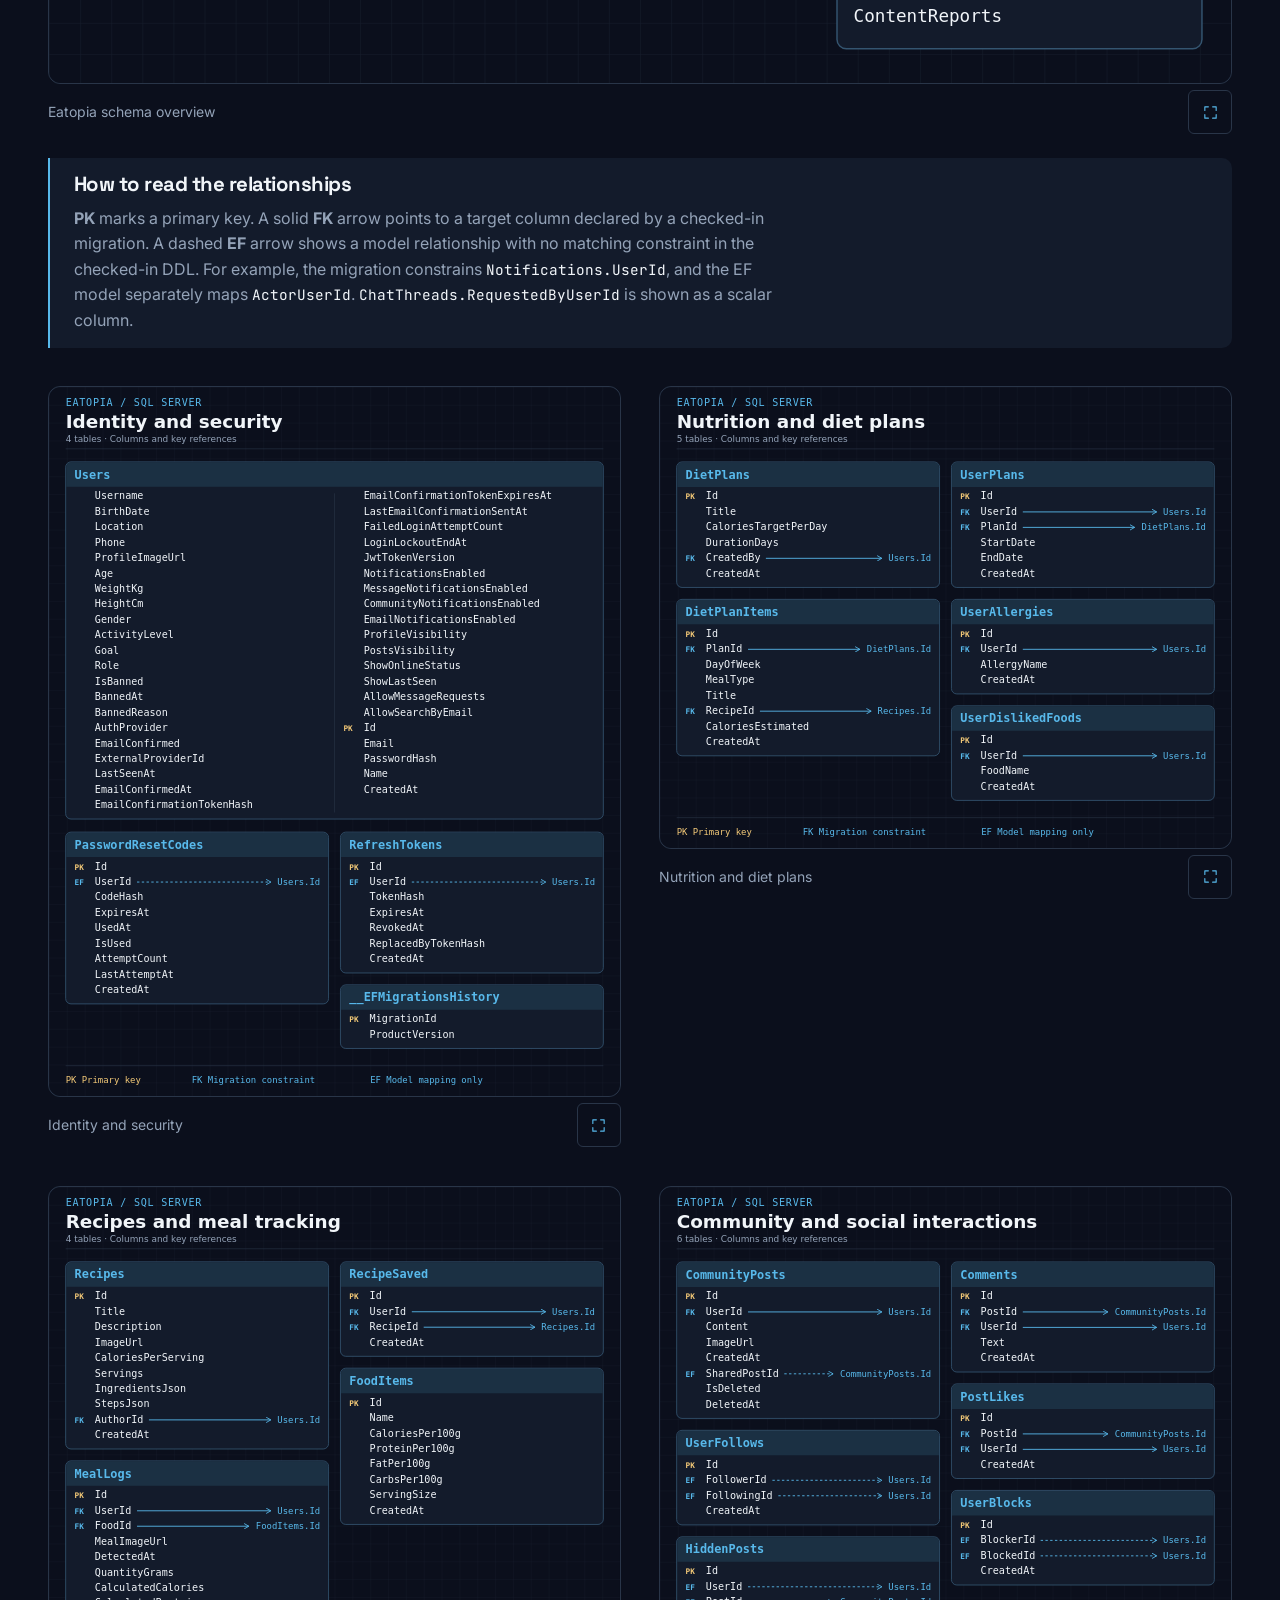
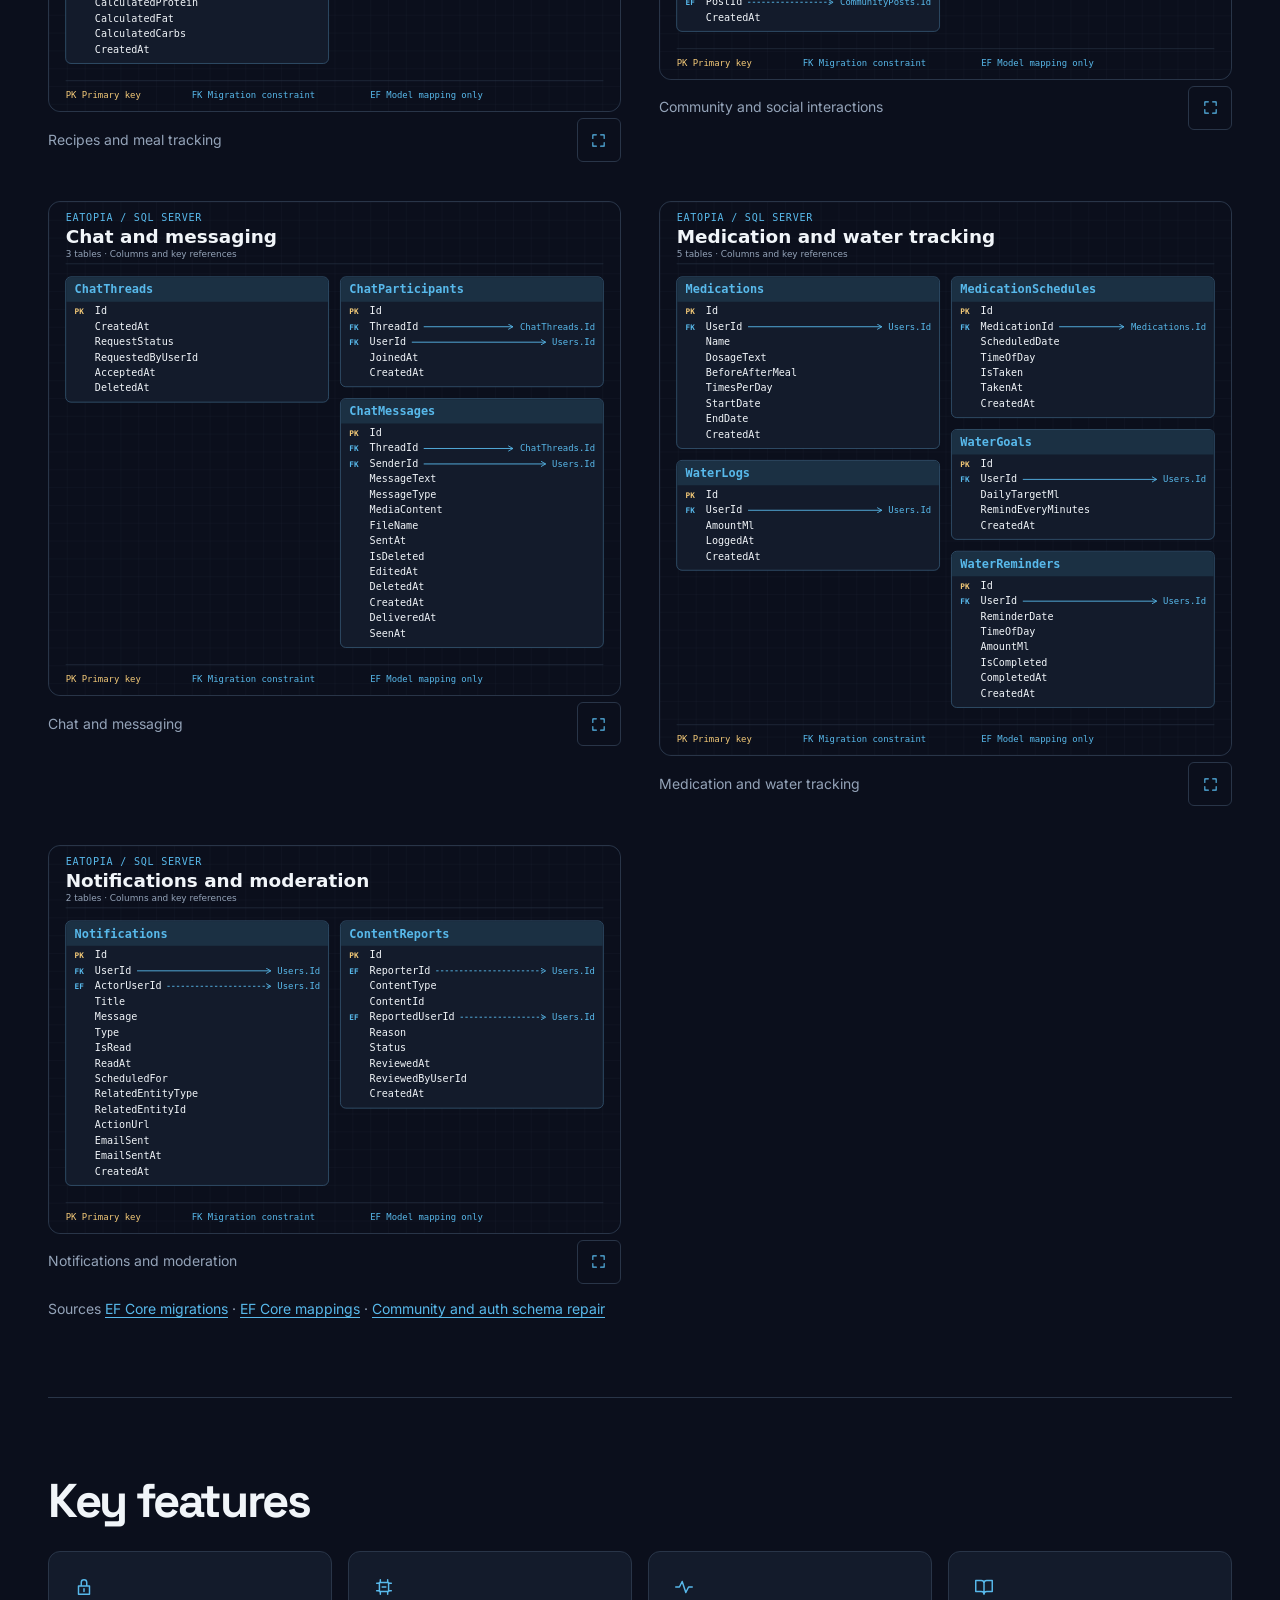
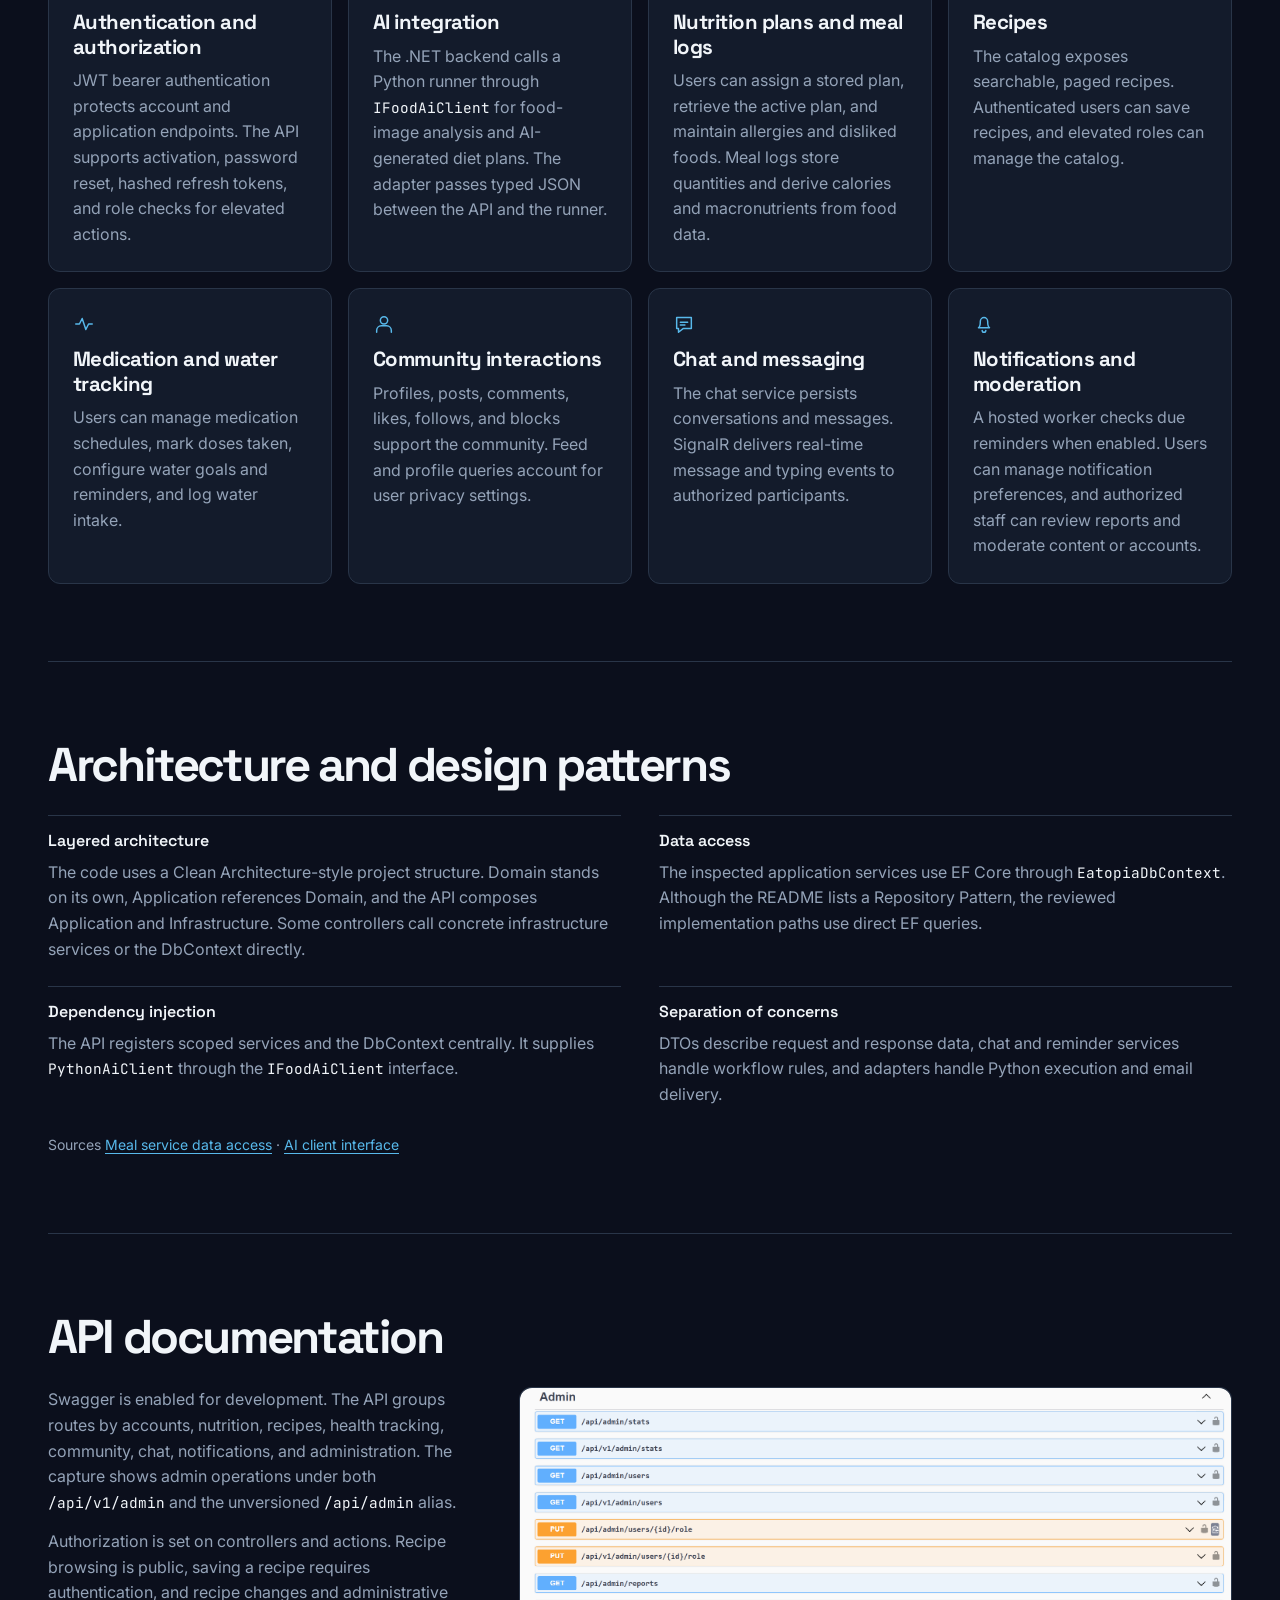
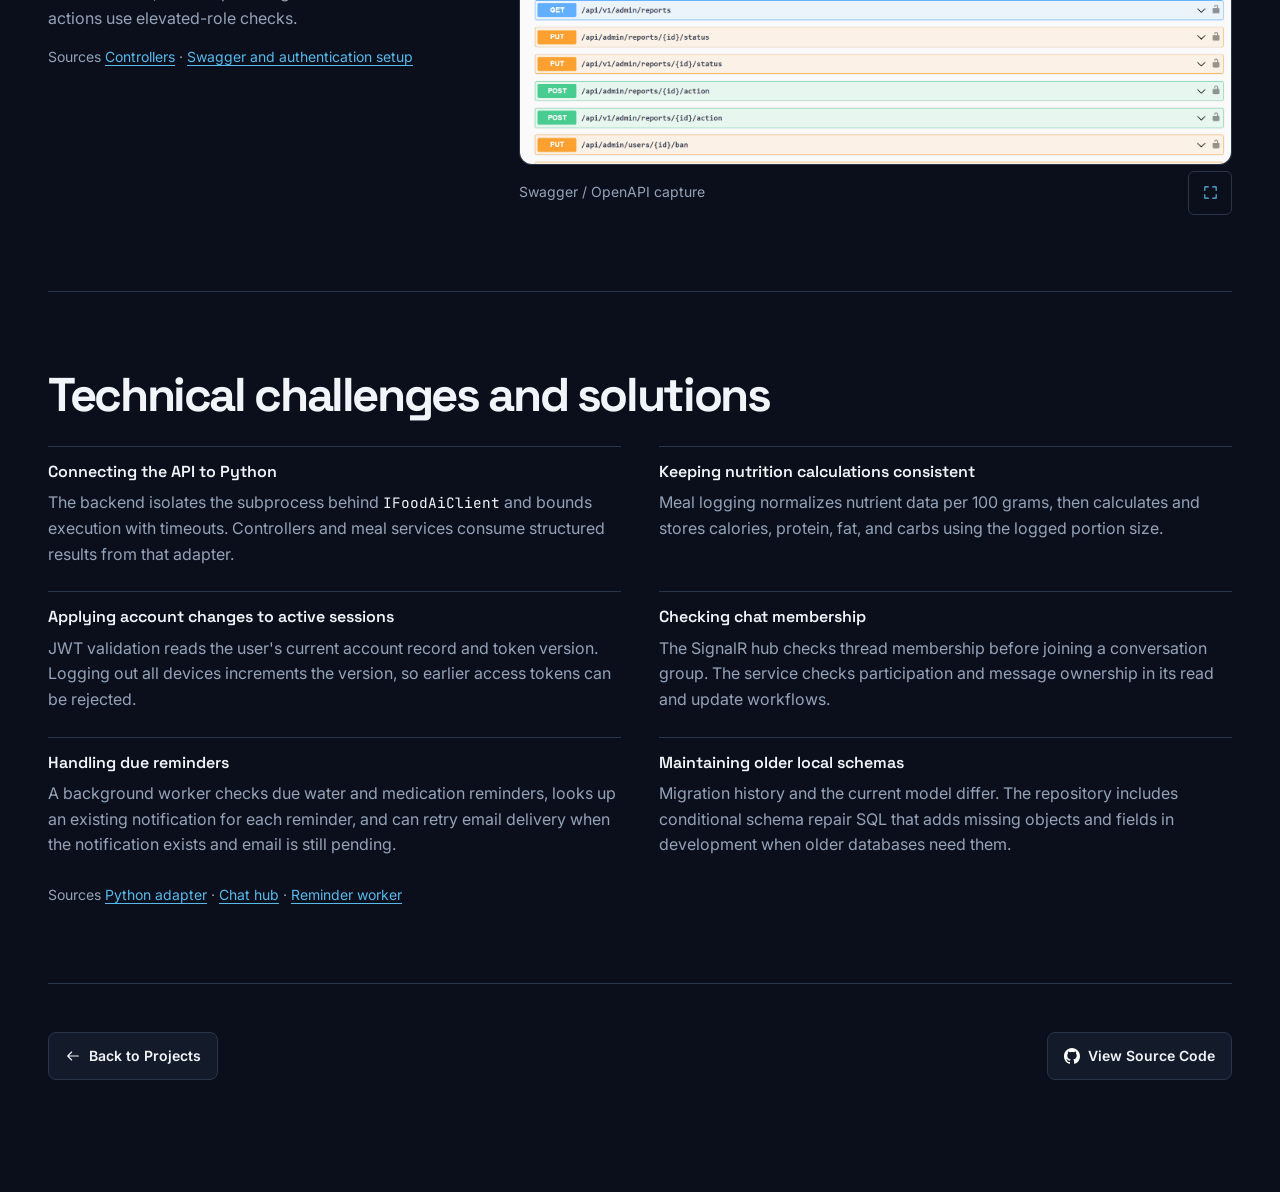
<file: projects/eatopia.html>
<!doctype html>
<html lang="en" dir="ltr">
  <head>
    <meta charset="utf-8">
    <meta name="viewport" content="width=device-width, initial-scale=1">
    <meta name="description" content="Eatopia API case study for a collaborative graduation project in nutrition, health tracking, AI integration, and community features.">
    <title>Eatopia API | Mark Sameeh</title>
    <link rel="preconnect" href="https://fonts.googleapis.com">
    <link rel="preconnect" href="https://fonts.gstatic.com" crossorigin>
    <link rel="stylesheet" href="https://fonts.googleapis.com/css2?family=Inter:wght@400;500;600&amp;family=JetBrains+Mono:wght@400;500&amp;family=Space+Grotesk:wght@500;600;700&amp;display=swap">
    <link rel="stylesheet" href="../css/style.css">
    <link rel="stylesheet" href="../css/responsive.css">
    <link rel="stylesheet" href="../css/projects.css">
    <script src="../js/projects.js" defer></script>
  </head>
  <body>
    <a class="skip-link" href="#project-main">Skip to case study</a>
    <header class="site-header">
      <div class="container header-inner case-header">
        <a class="brand" href="../index.html#home" aria-label="Mark Sameeh, home">MS.</a>
        <nav class="case-header-links" aria-label="Project navigation">
          <a href="../index.html#projects"><svg width="16" height="16" viewBox="0 0 24 24" fill="none" stroke="currentColor" stroke-width="1.6" stroke-linecap="round" stroke-linejoin="round" aria-hidden="true"><path d="M20 12H4m0 0 6-6m-6 6 6 6" /></svg> Back to Projects</a>
        </nav>
      </div>
    </header>

    <main class="container case-main" id="project-main" tabindex="-1">
      <article class="case-study" aria-labelledby="case-title">
        <header class="hero case-hero">
          <div class="case-hero-copy">
            <p class="projects-label">PROJECT / 02</p>
            <h1 id="case-title">Eatopia API<span>.</span></h1>
            <p class="project-category">Graduation Team Project</p>
            <p class="case-lead">A backend for a nutrition and wellness platform that combines meal and diet planning, medication and hydration tracking, and a community with real-time messaging.</p>
            <div class="case-actions">
              <a class="button button-primary" href="#demo"><svg width="16" height="16" viewBox="0 0 24 24" fill="none" stroke="currentColor" stroke-width="1.6" stroke-linecap="round" stroke-linejoin="round" aria-hidden="true"><path d="m9 5 11 7-11 7V5Z" /></svg> Watch Demo</a>
              <a class="button button-secondary" href="https://github.com/mark26504/Eatopia-Backend"><img class="case-github-mark" src="../assets/icons/github-invertocat-white.svg" width="98" height="96" alt=""> Source Code</a>
            </div>
          </div>
          <figure class="case-figure case-cover">
            <a class="case-image" href="../assets/images/projects/eatopia.webp" data-image-viewer aria-label="Enlarge Promotional project cover">
              <img src="../assets/images/projects/eatopia.webp" width="1448" height="1086" alt="Eatopia promotional poster with a leaf emblem, produce artwork, and callouts for nutrition plans, authentication, and community features." fetchpriority="high">
              <span class="case-enlarge"><svg width="17" height="17" viewBox="0 0 24 24" fill="none" stroke="currentColor" stroke-width="1.6" stroke-linecap="round" stroke-linejoin="round" aria-hidden="true"><path d="M9 4H4v5m11-5h5v5m0 6v5h-5M4 15v5h5" /></svg></span>
            </a>
            <figcaption>Promotional project cover</figcaption>
          </figure>
        </header>

        <ul class="about-stats case-stats" role="list" aria-label="Project highlights">
          <li class="about-stat">
            <svg class="about-stat-icon" width="20" height="20" viewBox="0 0 24 24" fill="none" stroke="currentColor" stroke-width="1.6" stroke-linecap="round" stroke-linejoin="round" aria-hidden="true"><path d="m12 3 9 5-9 5-9-5 9-5Zm-9 9 9 5 9-5m-18 4 9 5 9-5" /></svg>
            <strong class="about-stat-value">4</strong>
            <span class="about-stat-label">Solution Projects</span>
          </li>
          <li class="about-stat">
            <svg class="about-stat-icon" width="20" height="20" viewBox="0 0 24 24" fill="none" stroke="currentColor" stroke-width="1.6" stroke-linecap="round" stroke-linejoin="round" aria-hidden="true"><path d="M16 8a4 4 0 1 1-8 0 4 4 0 0 1 8 0ZM4 21v-2a5 5 0 0 1 5-5h6a5 5 0 0 1 5 5v2" /></svg>
            <strong class="about-stat-value">3</strong>
            <span class="about-stat-label">Backend Team Members</span>
          </li>
          <li class="about-stat">
            <svg class="about-stat-icon" width="20" height="20" viewBox="0 0 24 24" fill="none" stroke="currentColor" stroke-width="1.6" stroke-linecap="round" stroke-linejoin="round" aria-hidden="true"><path d="M4 5h6v5H4zM14 14h6v5h-6zM10 7.5h5a2 2 0 0 1 2 2V14" /></svg>
            <strong class="about-stat-value">93</strong>
            <span class="about-stat-label">Versioned API Operations</span>
          </li>
          <li class="about-stat">
            <svg class="about-stat-icon" width="20" height="20" viewBox="0 0 24 24" fill="none" stroke="currentColor" stroke-width="1.6" stroke-linecap="round" stroke-linejoin="round" aria-hidden="true"><path d="M4 5h16v14H4zM7 9l3 3-3 3m5 0h5" /></svg>
            <strong class="about-stat-value">.NET 8</strong>
            <span class="about-stat-label">Framework</span>
          </li>
        </ul>
        <p class="case-count">The count includes unique HTTP method and route-template pairs under <code>/api/v1</code> in the controller source. Unversioned routes, duplicate aliases, and the SignalR hub are excluded.</p>

        <nav class="case-toc" aria-label="In this case study">
          <p class="case-label">In this case study</p>
          <ul role="list">
            <li><a href="#overview">Overview</a></li>
            <li><a href="#technology">Technology</a></li>
            <li><a href="#demo">Demo</a></li>
            <li><a href="#architecture">Architecture</a></li>
            <li><a href="#database">Database</a></li>
            <li><a href="#features">Features</a></li>
            <li><a href="#patterns">Design patterns</a></li>
            <li><a href="#api-documentation">API documentation</a></li>
            <li><a href="#challenges">Challenges</a></li>
          </ul>
        </nav>

        <section class="case-section" id="overview" aria-labelledby="overview-title">
          <h2 id="overview-title">Project overview</h2>
          <div class="case-grid">
            <div>
              <h3>Nutrition, reminders, and community</h3>
              <p>Eatopia brings together recipe discovery, meal logging, diet plans, water intake, and medication schedules. Community feeds and chat give members ways to share posts and communicate within the same application.</p>
            </div>
            <div>
              <h3>Team contribution</h3>
              <p>I worked as one of three backend developers on this graduation project. We developed the API collaboratively and shared responsibility across modules. This case study describes our team's backend and the integrated application.</p>
            </div>
          </div>
        </section>

        <section class="case-section" id="technology" aria-labelledby="technology-title">
          <h2 id="technology-title">Technology stack</h2>
          <div class="case-grid">
            <div>
              <h3>API and persistence</h3>
              <ul class="project-tags" role="list">
                <li>C#</li>
                <li>.NET 8</li>
                <li>ASP.NET Core Web API</li>
                <li>EF Core 8</li>
                <li>SQL Server</li>
              </ul>
            </div>
            <div>
              <h3>Authentication and integrations</h3>
              <ul class="project-tags" role="list">
                <li>JWT</li>
                <li>BCrypt</li>
                <li>SignalR</li>
                <li>Python integration</li>
                <li>Serilog</li>
                <li>Swagger / OpenAPI</li>
              </ul>
            </div>
          </div>
          <p class="case-evidence">Source <a href="https://github.com/mark26504/Eatopia-Backend/blob/287feebd2dd370370a43f0dacc67d031442139fb/src/Eatopia.Api/Eatopia.Api.csproj">API project and target framework</a></p>
        </section>

        <section class="case-section" id="demo" aria-labelledby="demo-title">
          <h2 id="demo-title">Project demo</h2>
          <p class="case-intro">The graduation team's integrated application demonstrates meal scanning and nutrition results, hydration reminders, and a weekly diet plan. The recording shows the frontend and AI integration as part of the team project.</p>
          <figure class="case-figure case-video">
            <video controls playsinline preload="metadata" width="1920" height="954" style="aspect-ratio: 1920 / 954" poster="../assets/images/projects/eatopia.webp" aria-label="Eatopia graduation team demo">
              <source src="../assets/videos/eatopia/eatopia-demo-public.mp4" type="video/mp4">
              <a href="../assets/videos/eatopia/eatopia-demo-public.mp4">Open the Eatopia demo video</a>.
            </video>
            <figcaption>Graduation team project demonstration</figcaption>
          </figure>
        </section>

        <section class="case-section" id="architecture" aria-labelledby="architecture-title">
          <h2 id="architecture-title">System architecture</h2>
          <p class="case-intro">Four projects separate the HTTP host, application contracts, domain model, and infrastructure. Arrows in the diagram point from each project to its direct compile-time dependency.</p>
          <div class="case-architecture-media">
            <figure class="case-figure">
              <a class="case-image" href="../assets/images/projects/eatopia/architecture.svg" data-image-viewer aria-label="Enlarge Direct project references">
                <img src="../assets/images/projects/eatopia/architecture.svg" width="760" height="494" alt="Eatopia.Api references Application and Infrastructure. Infrastructure references Application and Domain. Application references Domain." loading="lazy" decoding="async">
                <span class="case-enlarge"><svg width="17" height="17" viewBox="0 0 24 24" fill="none" stroke="currentColor" stroke-width="1.6" stroke-linecap="round" stroke-linejoin="round" aria-hidden="true"><path d="M9 4H4v5m11-5h5v5m0 6v5h-5M4 15v5h5" /></svg></span>
              </a>
              <figcaption>Direct project references</figcaption>
            </figure>
            <figure class="case-figure case-solution">
              <a class="case-image" href="../assets/images/projects/eatopia/solution-explorer.png" data-image-viewer aria-label="Enlarge Visual Studio Solution Explorer">
                <img src="../assets/images/projects/eatopia/solution-explorer.png" width="357" height="296" alt="Solution Explorer showing the four Eatopia projects Api, Application, Domain, and Infrastructure." loading="lazy" decoding="async">
                <span class="case-enlarge"><svg width="17" height="17" viewBox="0 0 24 24" fill="none" stroke="currentColor" stroke-width="1.6" stroke-linecap="round" stroke-linejoin="round" aria-hidden="true"><path d="M9 4H4v5m11-5h5v5m0 6v5h-5M4 15v5h5" /></svg></span>
              </a>
              <figcaption>Visual Studio Solution Explorer</figcaption>
            </figure>
          </div>
          <div class="case-callout">
            <h3>Runtime request flow</h3>
            <p>ASP.NET Core routes requests to controllers and hosts the SignalR chat hub. Controllers use injected services for workflows such as meal logging and chat. Infrastructure services access SQL Server through <code>EatopiaDbContext</code>, and code that needs AI integration calls <code>IFoodAiClient</code>.</p>
          </div>
          <dl class="case-definitions">
            <div><dt>Eatopia.Api</dt><dd>Defines controllers, the SignalR hub, request middleware, Swagger configuration, and dependency registration.</dd></div>
            <div><dt>Eatopia.Application</dt><dd>Contains DTOs, shared application helpers, and the food AI client interface.</dd></div>
            <div><dt>Eatopia.Domain</dt><dd>Contains entities, the shared base entity, and role constants. It has no project references.</dd></div>
            <div><dt>Eatopia.Infrastructure</dt><dd>Implements services, SQL Server persistence, migrations, schema compatibility work, and external adapters for AI and email.</dd></div>
          </dl>
          <p class="case-evidence">Sources <a href="https://github.com/mark26504/Eatopia-Backend/blob/287feebd2dd370370a43f0dacc67d031442139fb/Eatopia.sln">Solution file</a> · <a href="https://github.com/mark26504/Eatopia-Backend/blob/287feebd2dd370370a43f0dacc67d031442139fb/src/Eatopia.Api/Program.cs">API composition root</a> · <a href="https://github.com/mark26504/Eatopia-Backend/blob/287feebd2dd370370a43f0dacc67d031442139fb/src/Eatopia.Infrastructure/Eatopia.Infrastructure.csproj">Infrastructure project references</a></p>
        </section>

        <section class="case-section" id="database" aria-labelledby="database-title">
          <h2 id="database-title">Database design</h2>
          <p class="case-intro">The SQL Server overview covers 28 application tables plus EF Core's migration history table. The module diagrams show the column names, primary keys, and relationship evidence from the migrations, schema repair SQL, and current EF model.</p>
          <figure class="case-figure">
            <a class="case-image" href="../assets/images/projects/eatopia/schema-overview.svg" data-image-viewer aria-label="Enlarge Eatopia schema overview">
              <img src="../assets/images/projects/eatopia/schema-overview.svg" width="1140" height="628" alt="All 29 Eatopia and EF metadata tables grouped into seven modules. The diagrams below show columns and key references." loading="lazy" decoding="async">
              <span class="case-enlarge"><svg width="17" height="17" viewBox="0 0 24 24" fill="none" stroke="currentColor" stroke-width="1.6" stroke-linecap="round" stroke-linejoin="round" aria-hidden="true"><path d="M9 4H4v5m11-5h5v5m0 6v5h-5M4 15v5h5" /></svg></span>
            </a>
            <figcaption>Eatopia schema overview</figcaption>
          </figure>
          <div class="case-callout">
            <h3>How to read the relationships</h3>
            <p><strong>PK</strong> marks a primary key. A solid <strong>FK</strong> arrow points to a target column declared by a checked-in migration. A dashed <strong>EF</strong> arrow shows a model relationship with no matching constraint in the checked-in DDL. For example, the migration constrains <code>Notifications.UserId</code>, and the EF model separately maps <code>ActorUserId</code>. <code>ChatThreads.RequestedByUserId</code> is shown as a scalar column.</p>
          </div>
          <div class="case-schema-grid">
            <figure class="case-figure">
              <a class="case-image" href="../assets/images/projects/eatopia/schema-identity.svg" data-image-viewer aria-label="Enlarge Identity and security">
                <img src="../assets/images/projects/eatopia/schema-identity.svg" width="960" height="1193" alt="Identity and security schema. Tables: Users, PasswordResetCodes, RefreshTokens, __EFMigrationsHistory. Each table lists its columns, primary key, and any migration or EF-only foreign-key references." loading="lazy" decoding="async">
                <span class="case-enlarge"><svg width="17" height="17" viewBox="0 0 24 24" fill="none" stroke="currentColor" stroke-width="1.6" stroke-linecap="round" stroke-linejoin="round" aria-hidden="true"><path d="M9 4H4v5m11-5h5v5m0 6v5h-5M4 15v5h5" /></svg></span>
              </a>
              <figcaption>Identity and security</figcaption>
            </figure>
            <figure class="case-figure">
              <a class="case-image" href="../assets/images/projects/eatopia/schema-nutrition.svg" data-image-viewer aria-label="Enlarge Nutrition and diet plans">
                <img src="../assets/images/projects/eatopia/schema-nutrition.svg" width="960" height="775" alt="Nutrition and diet plans schema. Tables: DietPlans, UserPlans, DietPlanItems, UserAllergies, UserDislikedFoods. Each table lists its columns, primary key, and any migration or EF-only foreign-key references." loading="lazy" decoding="async">
                <span class="case-enlarge"><svg width="17" height="17" viewBox="0 0 24 24" fill="none" stroke="currentColor" stroke-width="1.6" stroke-linecap="round" stroke-linejoin="round" aria-hidden="true"><path d="M9 4H4v5m11-5h5v5m0 6v5h-5M4 15v5h5" /></svg></span>
              </a>
              <figcaption>Nutrition and diet plans</figcaption>
            </figure>
            <figure class="case-figure">
              <a class="case-image" href="../assets/images/projects/eatopia/schema-meals.svg" data-image-viewer aria-label="Enlarge Recipes and meal tracking">
                <img src="../assets/images/projects/eatopia/schema-meals.svg" width="960" height="882" alt="Recipes and meal tracking schema. Tables: Recipes, RecipeSaved, FoodItems, MealLogs. Each table lists its columns, primary key, and any migration or EF-only foreign-key references." loading="lazy" decoding="async">
                <span class="case-enlarge"><svg width="17" height="17" viewBox="0 0 24 24" fill="none" stroke="currentColor" stroke-width="1.6" stroke-linecap="round" stroke-linejoin="round" aria-hidden="true"><path d="M9 4H4v5m11-5h5v5m0 6v5h-5M4 15v5h5" /></svg></span>
              </a>
              <figcaption>Recipes and meal tracking</figcaption>
            </figure>
            <figure class="case-figure">
              <a class="case-image" href="../assets/images/projects/eatopia/schema-community.svg" data-image-viewer aria-label="Enlarge Community and social interactions">
                <img src="../assets/images/projects/eatopia/schema-community.svg" width="960" height="827" alt="Community and social interactions schema. Tables: CommunityPosts, Comments, PostLikes, UserFollows, UserBlocks, HiddenPosts. Each table lists its columns, primary key, and any migration or EF-only foreign-key references." loading="lazy" decoding="async">
                <span class="case-enlarge"><svg width="17" height="17" viewBox="0 0 24 24" fill="none" stroke="currentColor" stroke-width="1.6" stroke-linecap="round" stroke-linejoin="round" aria-hidden="true"><path d="M9 4H4v5m11-5h5v5m0 6v5h-5M4 15v5h5" /></svg></span>
              </a>
              <figcaption>Community and social interactions</figcaption>
            </figure>
            <figure class="case-figure">
              <a class="case-image" href="../assets/images/projects/eatopia/schema-chat.svg" data-image-viewer aria-label="Enlarge Chat and messaging">
                <img src="../assets/images/projects/eatopia/schema-chat.svg" width="960" height="830" alt="Chat and messaging schema. Tables: ChatThreads, ChatParticipants, ChatMessages. Each table lists its columns, primary key, and any migration or EF-only foreign-key references." loading="lazy" decoding="async">
                <span class="case-enlarge"><svg width="17" height="17" viewBox="0 0 24 24" fill="none" stroke="currentColor" stroke-width="1.6" stroke-linecap="round" stroke-linejoin="round" aria-hidden="true"><path d="M9 4H4v5m11-5h5v5m0 6v5h-5M4 15v5h5" /></svg></span>
              </a>
              <figcaption>Chat and messaging</figcaption>
            </figure>
            <figure class="case-figure">
              <a class="case-image" href="../assets/images/projects/eatopia/schema-tracking.svg" data-image-viewer aria-label="Enlarge Medication and water tracking">
                <img src="../assets/images/projects/eatopia/schema-tracking.svg" width="960" height="931" alt="Medication and water tracking schema. Tables: Medications, MedicationSchedules, WaterGoals, WaterLogs, WaterReminders. Each table lists its columns, primary key, and any migration or EF-only foreign-key references." loading="lazy" decoding="async">
                <span class="case-enlarge"><svg width="17" height="17" viewBox="0 0 24 24" fill="none" stroke="currentColor" stroke-width="1.6" stroke-linecap="round" stroke-linejoin="round" aria-hidden="true"><path d="M9 4H4v5m11-5h5v5m0 6v5h-5M4 15v5h5" /></svg></span>
              </a>
              <figcaption>Medication and water tracking</figcaption>
            </figure>
            <figure class="case-figure">
              <a class="case-image" href="../assets/images/projects/eatopia/schema-notifications.svg" data-image-viewer aria-label="Enlarge Notifications and moderation">
                <img src="../assets/images/projects/eatopia/schema-notifications.svg" width="960" height="651" alt="Notifications and moderation schema. Tables: Notifications, ContentReports. Each table lists its columns, primary key, and any migration or EF-only foreign-key references." loading="lazy" decoding="async">
                <span class="case-enlarge"><svg width="17" height="17" viewBox="0 0 24 24" fill="none" stroke="currentColor" stroke-width="1.6" stroke-linecap="round" stroke-linejoin="round" aria-hidden="true"><path d="M9 4H4v5m11-5h5v5m0 6v5h-5M4 15v5h5" /></svg></span>
              </a>
              <figcaption>Notifications and moderation</figcaption>
            </figure>
          </div>
          <p class="case-evidence">Sources <a href="https://github.com/mark26504/Eatopia-Backend/tree/287feebd2dd370370a43f0dacc67d031442139fb/src/Eatopia.Infrastructure/Migrations">EF Core migrations</a> · <a href="https://github.com/mark26504/Eatopia-Backend/blob/287feebd2dd370370a43f0dacc67d031442139fb/src/Eatopia.Infrastructure/Persistence/EatopiaDbContext.cs">EF Core mappings</a> · <a href="https://github.com/mark26504/Eatopia-Backend/blob/287feebd2dd370370a43f0dacc67d031442139fb/src/Eatopia.Infrastructure/Persistence/CommunityAuthSchemaRepair.cs">Community and auth schema repair</a></p>
        </section>

        <section class="case-section" id="features" aria-labelledby="features-title">
          <h2 id="features-title">Key features</h2>
          <ul class="case-features" role="list">
            <li>
              <svg class="case-feature-icon" width="22" height="22" viewBox="0 0 24 24" fill="none" stroke="currentColor" stroke-width="1.6" stroke-linecap="round" stroke-linejoin="round" aria-hidden="true"><path d="M6 11h12v9H6zM9 11V7a3 3 0 0 1 6 0v4m-3 3v3" /></svg>
              <h3>Authentication and authorization</h3>
              <p>JWT bearer authentication protects account and application endpoints. The API supports activation, password reset, hashed refresh tokens, and role checks for elevated actions.</p>
            </li>
            <li>
              <svg class="case-feature-icon" width="22" height="22" viewBox="0 0 24 24" fill="none" stroke="currentColor" stroke-width="1.6" stroke-linecap="round" stroke-linejoin="round" aria-hidden="true"><path d="M8 4v3m8-3v3M4 8h3m10 0h3M4 16h3m10 0h3M8 17v3m8-3v3M7 7h10v10H7zM10 12h4" /></svg>
              <h3>AI integration</h3>
              <p>The .NET backend calls a Python runner through <code>IFoodAiClient</code> for food-image analysis and AI-generated diet plans. The adapter passes typed JSON between the API and the runner.</p>
            </li>
            <li>
              <svg class="case-feature-icon" width="22" height="22" viewBox="0 0 24 24" fill="none" stroke="currentColor" stroke-width="1.6" stroke-linecap="round" stroke-linejoin="round" aria-hidden="true"><path d="M3 12h4l3-6 4 12 3-6h4" /></svg>
              <h3>Nutrition plans and meal logs</h3>
              <p>Users can assign a stored plan, retrieve the active plan, and maintain allergies and disliked foods. Meal logs store quantities and derive calories and macronutrients from food data.</p>
            </li>
            <li>
              <svg class="case-feature-icon" width="22" height="22" viewBox="0 0 24 24" fill="none" stroke="currentColor" stroke-width="1.6" stroke-linecap="round" stroke-linejoin="round" aria-hidden="true"><path d="M3 5h6c2 0 3 1 3 3v12c0-2-1-3-3-3H3V5Zm18 0h-6c-2 0-3 1-3 3v12c0-2 1-3 3-3h6V5Z" /></svg>
              <h3>Recipes</h3>
              <p>The catalog exposes searchable, paged recipes. Authenticated users can save recipes, and elevated roles can manage the catalog.</p>
            </li>
            <li>
              <svg class="case-feature-icon" width="22" height="22" viewBox="0 0 24 24" fill="none" stroke="currentColor" stroke-width="1.6" stroke-linecap="round" stroke-linejoin="round" aria-hidden="true"><path d="M3 12h4l3-6 4 12 3-6h4" /></svg>
              <h3>Medication and water tracking</h3>
              <p>Users can manage medication schedules, mark doses taken, configure water goals and reminders, and log water intake.</p>
            </li>
            <li>
              <svg class="case-feature-icon" width="22" height="22" viewBox="0 0 24 24" fill="none" stroke="currentColor" stroke-width="1.6" stroke-linecap="round" stroke-linejoin="round" aria-hidden="true"><path d="M16 8a4 4 0 1 1-8 0 4 4 0 0 1 8 0ZM4 21v-2a5 5 0 0 1 5-5h6a5 5 0 0 1 5 5v2" /></svg>
              <h3>Community interactions</h3>
              <p>Profiles, posts, comments, likes, follows, and blocks support the community. Feed and profile queries account for user privacy settings.</p>
            </li>
            <li>
              <svg class="case-feature-icon" width="22" height="22" viewBox="0 0 24 24" fill="none" stroke="currentColor" stroke-width="1.6" stroke-linecap="round" stroke-linejoin="round" aria-hidden="true"><path d="M4 5h16v12h-9l-5 4v-4H4zM8 10h8m-8 3h5" /></svg>
              <h3>Chat and messaging</h3>
              <p>The chat service persists conversations and messages. SignalR delivers real-time message and typing events to authorized participants.</p>
            </li>
            <li>
              <svg class="case-feature-icon" width="22" height="22" viewBox="0 0 24 24" fill="none" stroke="currentColor" stroke-width="1.6" stroke-linecap="round" stroke-linejoin="round" aria-hidden="true"><path d="M6 16c2-1 2-3 2-7a4 4 0 0 1 8 0c0 4 0 6 2 7H6Zm4 3a2 2 0 0 0 4 0" /></svg>
              <h3>Notifications and moderation</h3>
              <p>A hosted worker checks due reminders when enabled. Users can manage notification preferences, and authorized staff can review reports and moderate content or accounts.</p>
            </li>
          </ul>
        </section>

        <section class="case-section" id="patterns" aria-labelledby="patterns-title">
          <h2 id="patterns-title">Architecture and design patterns</h2>
          <dl class="case-definitions">
            <div><dt>Layered architecture</dt><dd>The code uses a Clean Architecture-style project structure. Domain stands on its own, Application references Domain, and the API composes Application and Infrastructure. Some controllers call concrete infrastructure services or the DbContext directly.</dd></div>
            <div><dt>Data access</dt><dd>The inspected application services use EF Core through <code>EatopiaDbContext</code>. Although the README lists a Repository Pattern, the reviewed implementation paths use direct EF queries.</dd></div>
            <div><dt>Dependency injection</dt><dd>The API registers scoped services and the DbContext centrally. It supplies <code>PythonAiClient</code> through the <code>IFoodAiClient</code> interface.</dd></div>
            <div><dt>Separation of concerns</dt><dd>DTOs describe request and response data, chat and reminder services handle workflow rules, and adapters handle Python execution and email delivery.</dd></div>
          </dl>
          <p class="case-evidence">Sources <a href="https://github.com/mark26504/Eatopia-Backend/blob/287feebd2dd370370a43f0dacc67d031442139fb/src/Eatopia.Infrastructure/Services/MealService.cs">Meal service data access</a> · <a href="https://github.com/mark26504/Eatopia-Backend/blob/287feebd2dd370370a43f0dacc67d031442139fb/src/Eatopia.Application/Interfaces/IFoodAiClient.cs">AI client interface</a></p>
        </section>

        <section class="case-section" id="api-documentation" aria-labelledby="api-title">
          <h2 id="api-title">API documentation</h2>
          <div class="case-split">
            <div class="case-copy">
              <p>Swagger is enabled for development. The API groups routes by accounts, nutrition, recipes, health tracking, community, chat, notifications, and administration. The capture shows admin operations under both <code>/api/v1/admin</code> and the unversioned <code>/api/admin</code> alias.</p>
              <p>Authorization is set on controllers and actions. Recipe browsing is public, saving a recipe requires authentication, and recipe changes and administrative actions use elevated-role checks.</p>
              <p class="case-evidence">Sources <a href="https://github.com/mark26504/Eatopia-Backend/tree/287feebd2dd370370a43f0dacc67d031442139fb/src/Eatopia.Api/Controllers">Controllers</a> · <a href="https://github.com/mark26504/Eatopia-Backend/blob/287feebd2dd370370a43f0dacc67d031442139fb/src/Eatopia.Api/Program.cs">Swagger and authentication setup</a></p>
            </div>
            <figure class="case-figure">
              <a class="case-image" href="../assets/images/projects/eatopia/swagger.png" data-image-viewer aria-label="Enlarge Swagger / OpenAPI capture">
                <img src="../assets/images/projects/eatopia/swagger.png" width="1832" height="967" alt="Swagger UI showing protected admin operations under paired unversioned and v1 routes." loading="lazy" decoding="async">
                <span class="case-enlarge"><svg width="17" height="17" viewBox="0 0 24 24" fill="none" stroke="currentColor" stroke-width="1.6" stroke-linecap="round" stroke-linejoin="round" aria-hidden="true"><path d="M9 4H4v5m11-5h5v5m0 6v5h-5M4 15v5h5" /></svg></span>
              </a>
              <figcaption>Swagger / OpenAPI capture</figcaption>
            </figure>
          </div>
        </section>

        <section class="case-section" id="challenges" aria-labelledby="challenges-title">
          <h2 id="challenges-title">Technical challenges and solutions</h2>
          <dl class="case-definitions">
            <div><dt>Connecting the API to Python</dt><dd>The backend isolates the subprocess behind <code>IFoodAiClient</code> and bounds execution with timeouts. Controllers and meal services consume structured results from that adapter.</dd></div>
            <div><dt>Keeping nutrition calculations consistent</dt><dd>Meal logging normalizes nutrient data per 100 grams, then calculates and stores calories, protein, fat, and carbs using the logged portion size.</dd></div>
            <div><dt>Applying account changes to active sessions</dt><dd>JWT validation reads the user's current account record and token version. Logging out all devices increments the version, so earlier access tokens can be rejected.</dd></div>
            <div><dt>Checking chat membership</dt><dd>The SignalR hub checks thread membership before joining a conversation group. The service checks participation and message ownership in its read and update workflows.</dd></div>
            <div><dt>Handling due reminders</dt><dd>A background worker checks due water and medication reminders, looks up an existing notification for each reminder, and can retry email delivery when the notification exists and email is still pending.</dd></div>
            <div><dt>Maintaining older local schemas</dt><dd>Migration history and the current model differ. The repository includes conditional schema repair SQL that adds missing objects and fields in development when older databases need them.</dd></div>
          </dl>
          <p class="case-evidence">Sources <a href="https://github.com/mark26504/Eatopia-Backend/blob/287feebd2dd370370a43f0dacc67d031442139fb/src/Eatopia.Infrastructure/AI/PythonAiClient.cs">Python adapter</a> · <a href="https://github.com/mark26504/Eatopia-Backend/blob/287feebd2dd370370a43f0dacc67d031442139fb/src/Eatopia.Api/Hubs/ChatHub.cs">Chat hub</a> · <a href="https://github.com/mark26504/Eatopia-Backend/blob/287feebd2dd370370a43f0dacc67d031442139fb/src/Eatopia.Infrastructure/Services/ReminderNotificationBackgroundService.cs">Reminder worker</a></p>
        </section>
      </article>

      <footer class="case-footer">
        <nav aria-label="Case study links">
          <a class="button button-secondary" href="../index.html#projects"><svg width="16" height="16" viewBox="0 0 24 24" fill="none" stroke="currentColor" stroke-width="1.6" stroke-linecap="round" stroke-linejoin="round" aria-hidden="true"><path d="M20 12H4m0 0 6-6m-6 6 6 6" /></svg> Back to Projects</a>
          <div class="case-actions">
            <a class="button button-secondary" href="https://github.com/mark26504/Eatopia-Backend"><img class="case-github-mark" src="../assets/icons/github-invertocat-white.svg" width="98" height="96" alt=""> View Source Code</a>
          </div>
        </nav>
      </footer>
    </main>

    <dialog class="case-viewer" aria-labelledby="case-viewer-title" aria-describedby="case-viewer-instructions">
      <header class="case-viewer-header">
        <h2 id="case-viewer-title">Image viewer</h2>
        <div class="case-viewer-actions" role="group" aria-label="Image viewing controls">
          <button type="button" data-zoom-out aria-label="Zoom out"><svg width="20" height="20" viewBox="0 0 24 24" fill="none" stroke="currentColor" stroke-width="1.6" stroke-linecap="round" stroke-linejoin="round" aria-hidden="true"><path d="M5 12h14" /></svg></button>
          <button type="button" data-zoom-reset aria-label="Reset zoom to fit">Fit</button>
          <button type="button" data-zoom-in aria-label="Zoom in"><svg width="20" height="20" viewBox="0 0 24 24" fill="none" stroke="currentColor" stroke-width="1.6" stroke-linecap="round" stroke-linejoin="round" aria-hidden="true"><path d="M5 12h14M12 5v14" /></svg></button>
          <button type="button" data-viewer-close aria-label="Close image viewer" autofocus><svg width="20" height="20" viewBox="0 0 24 24" fill="none" stroke="currentColor" stroke-width="1.6" stroke-linecap="round" stroke-linejoin="round" aria-hidden="true"><path d="m6 6 12 12M18 6 6 18" /></svg></button>
        </div>
      </header>
      <p class="visually-hidden" id="case-viewer-instructions">When zoomed, use arrow keys, drag, or swipe in the image area to pan. Press Escape to close.</p>
      <output class="case-viewer-status" aria-live="polite">Fit · 100%</output>
      <div class="case-viewer-stage" tabindex="0" role="region" aria-label="Scrollable image area">
        <div class="case-viewer-canvas"></div>
      </div>
    </dialog>
  </body>
</html>
</file>
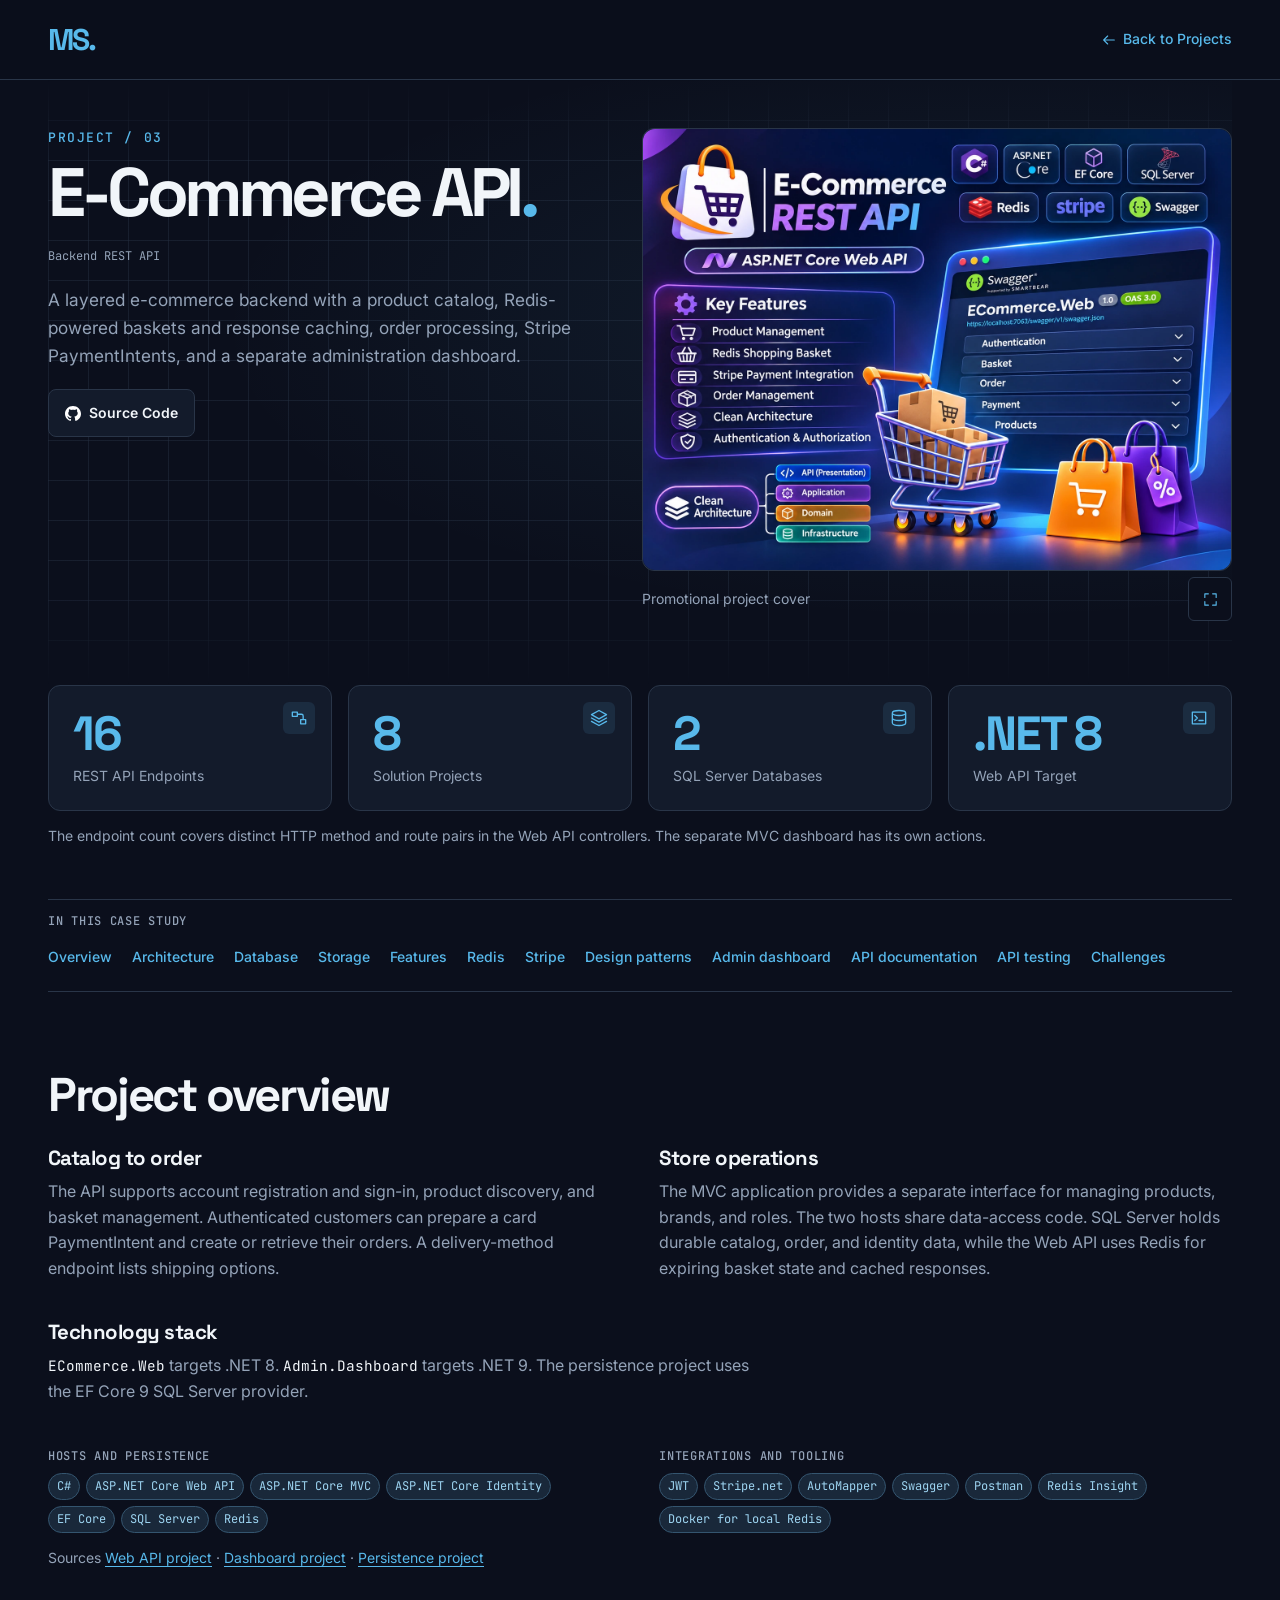
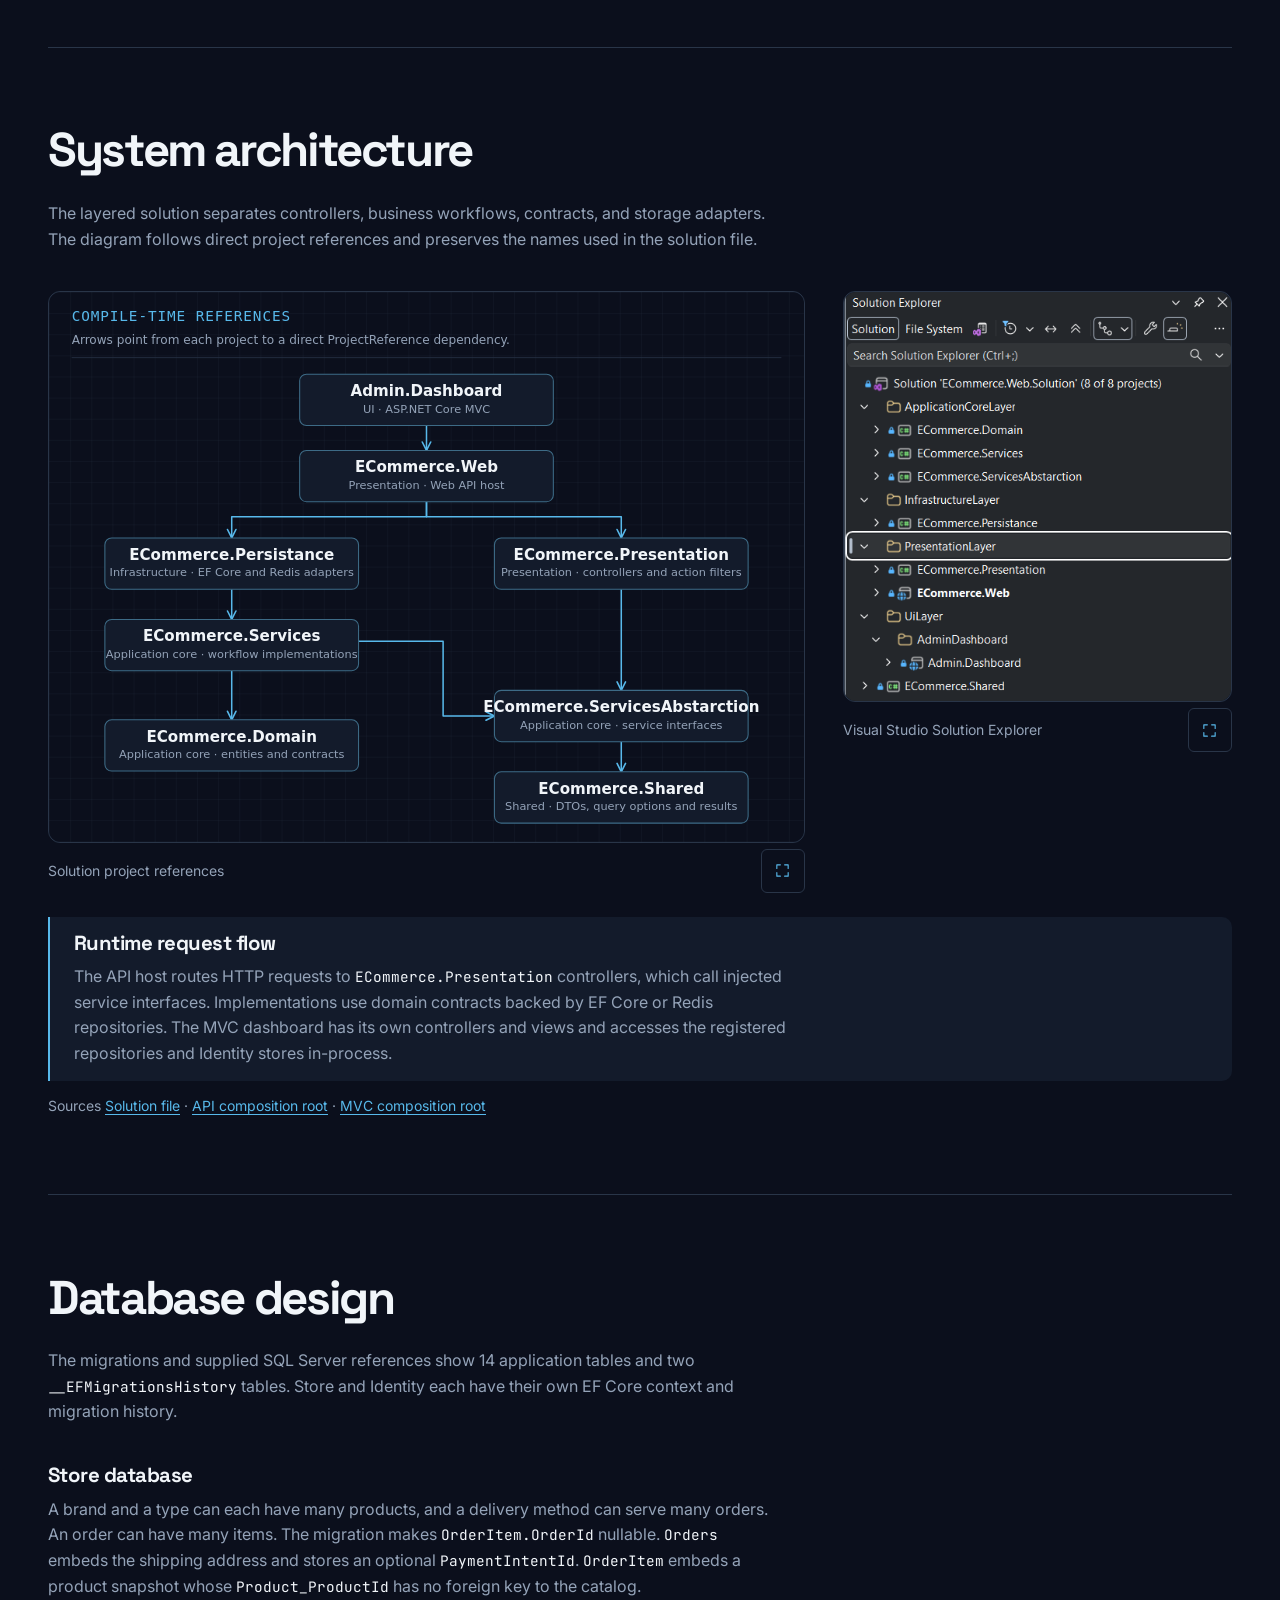
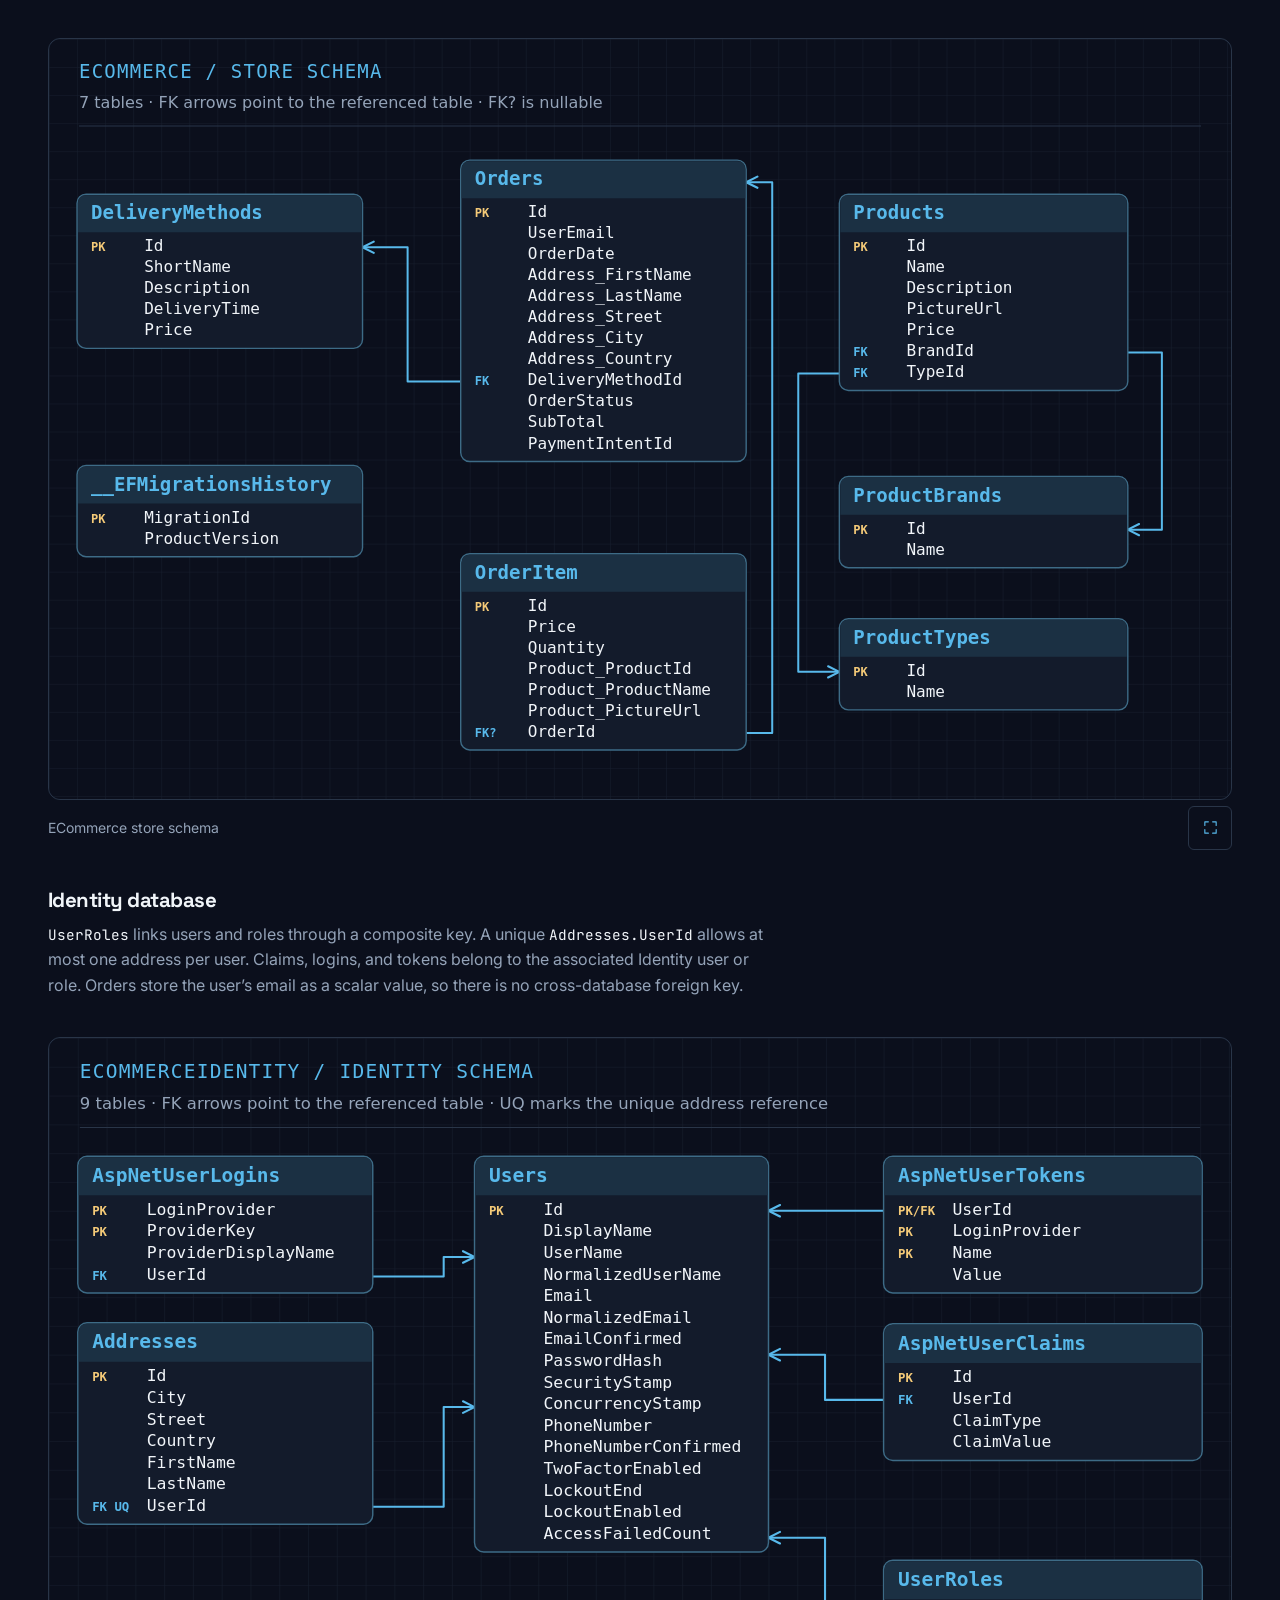
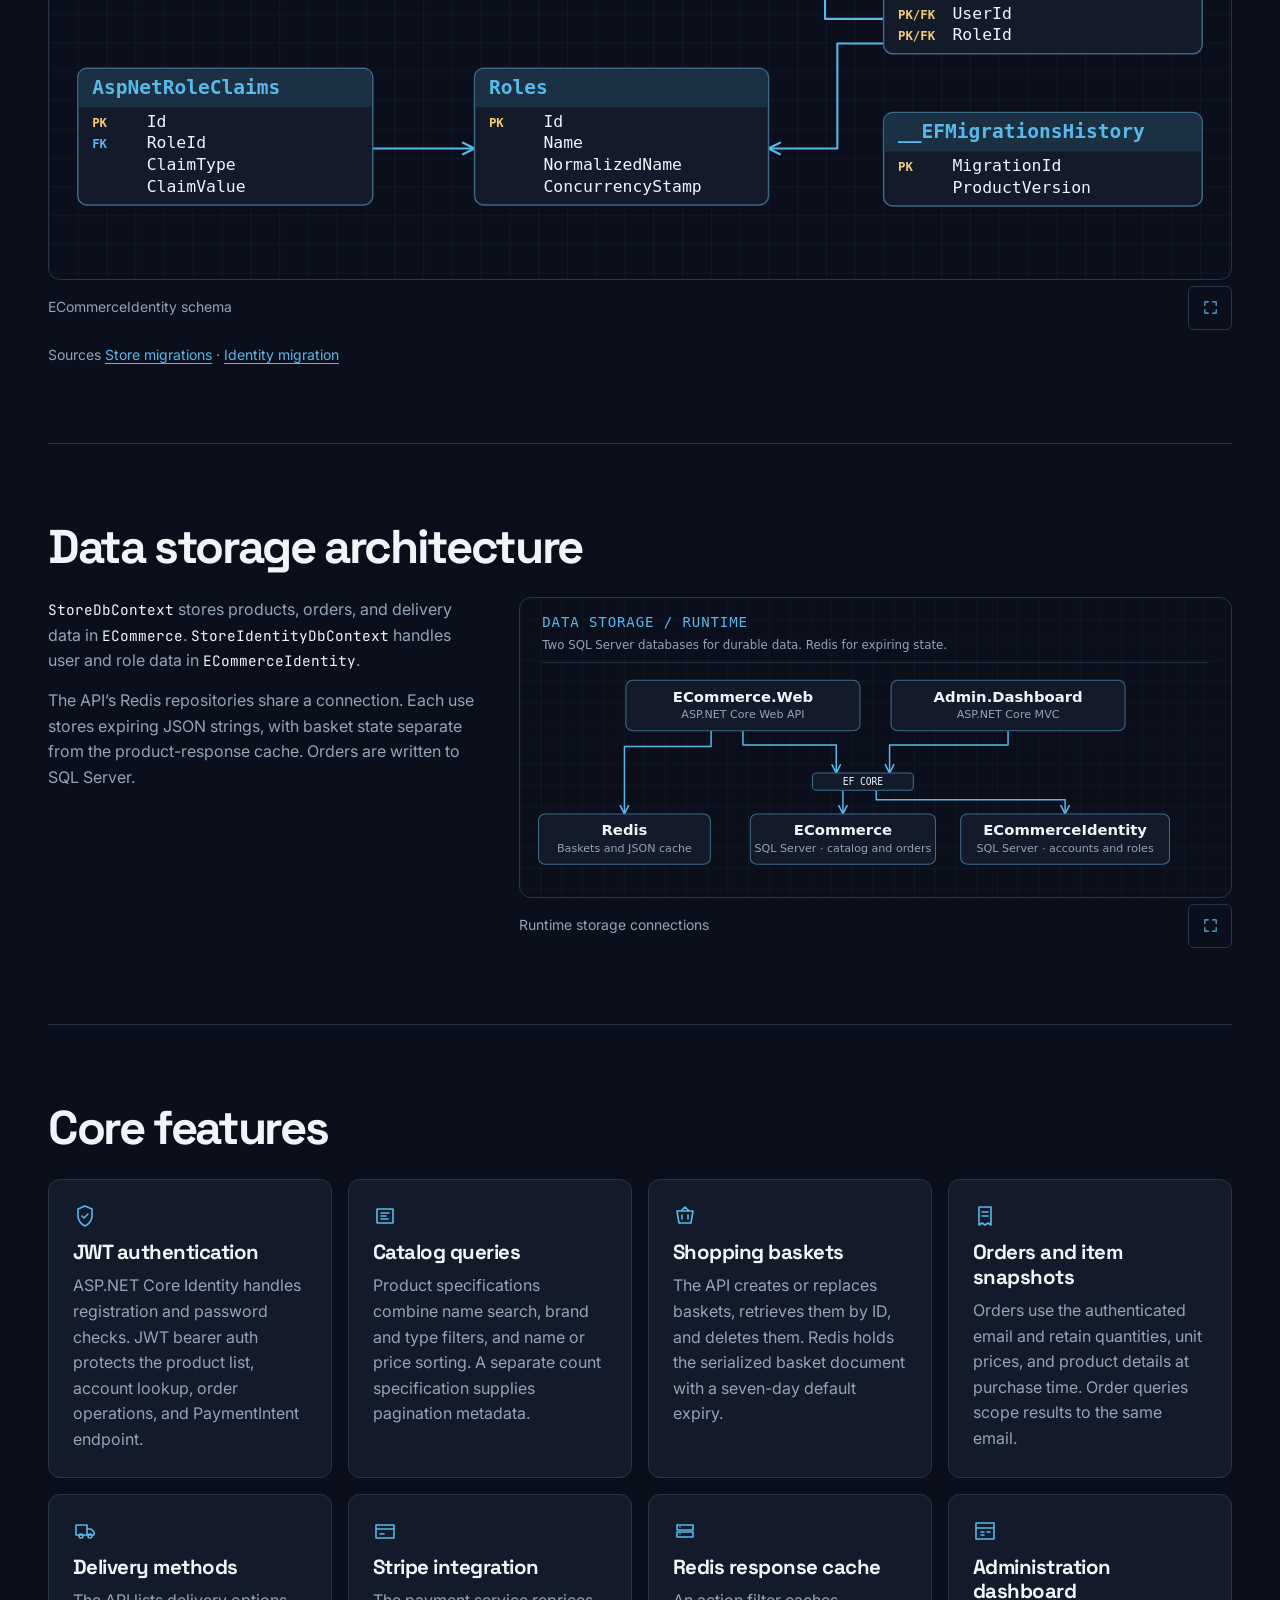
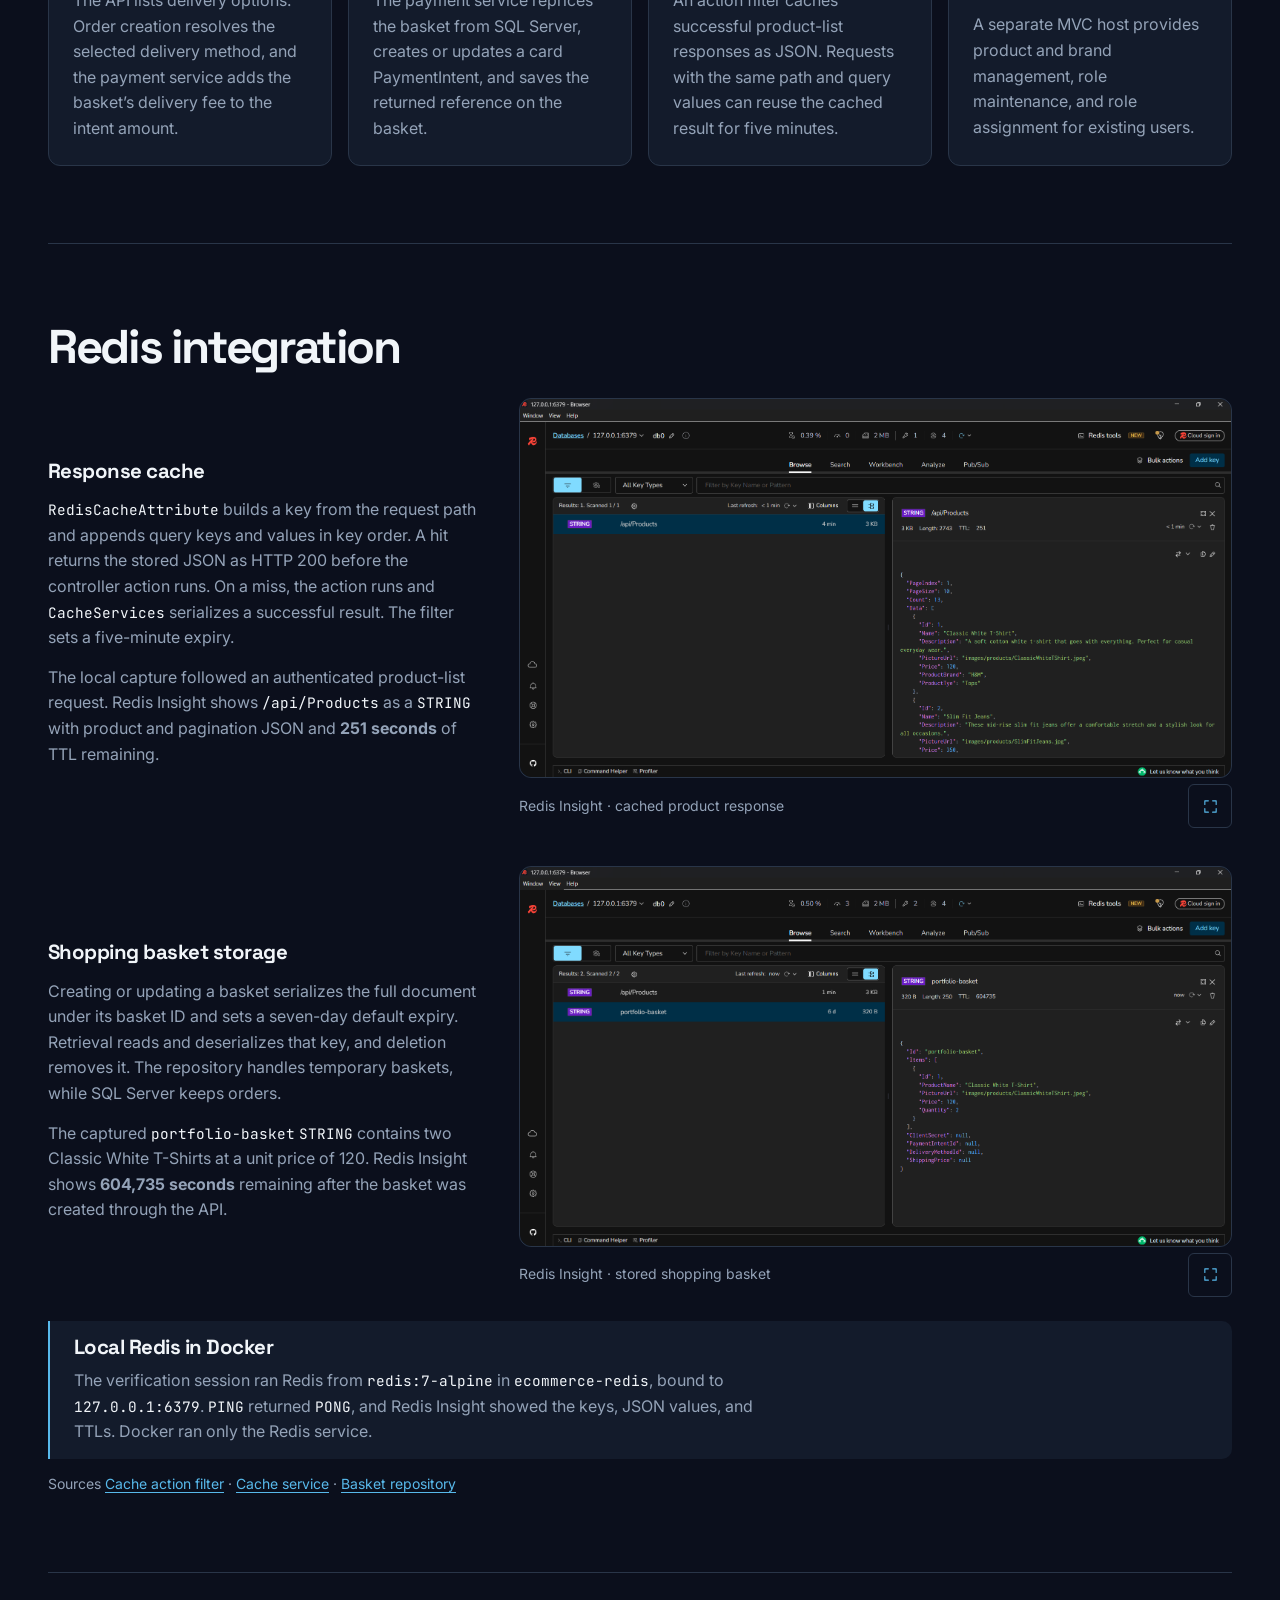
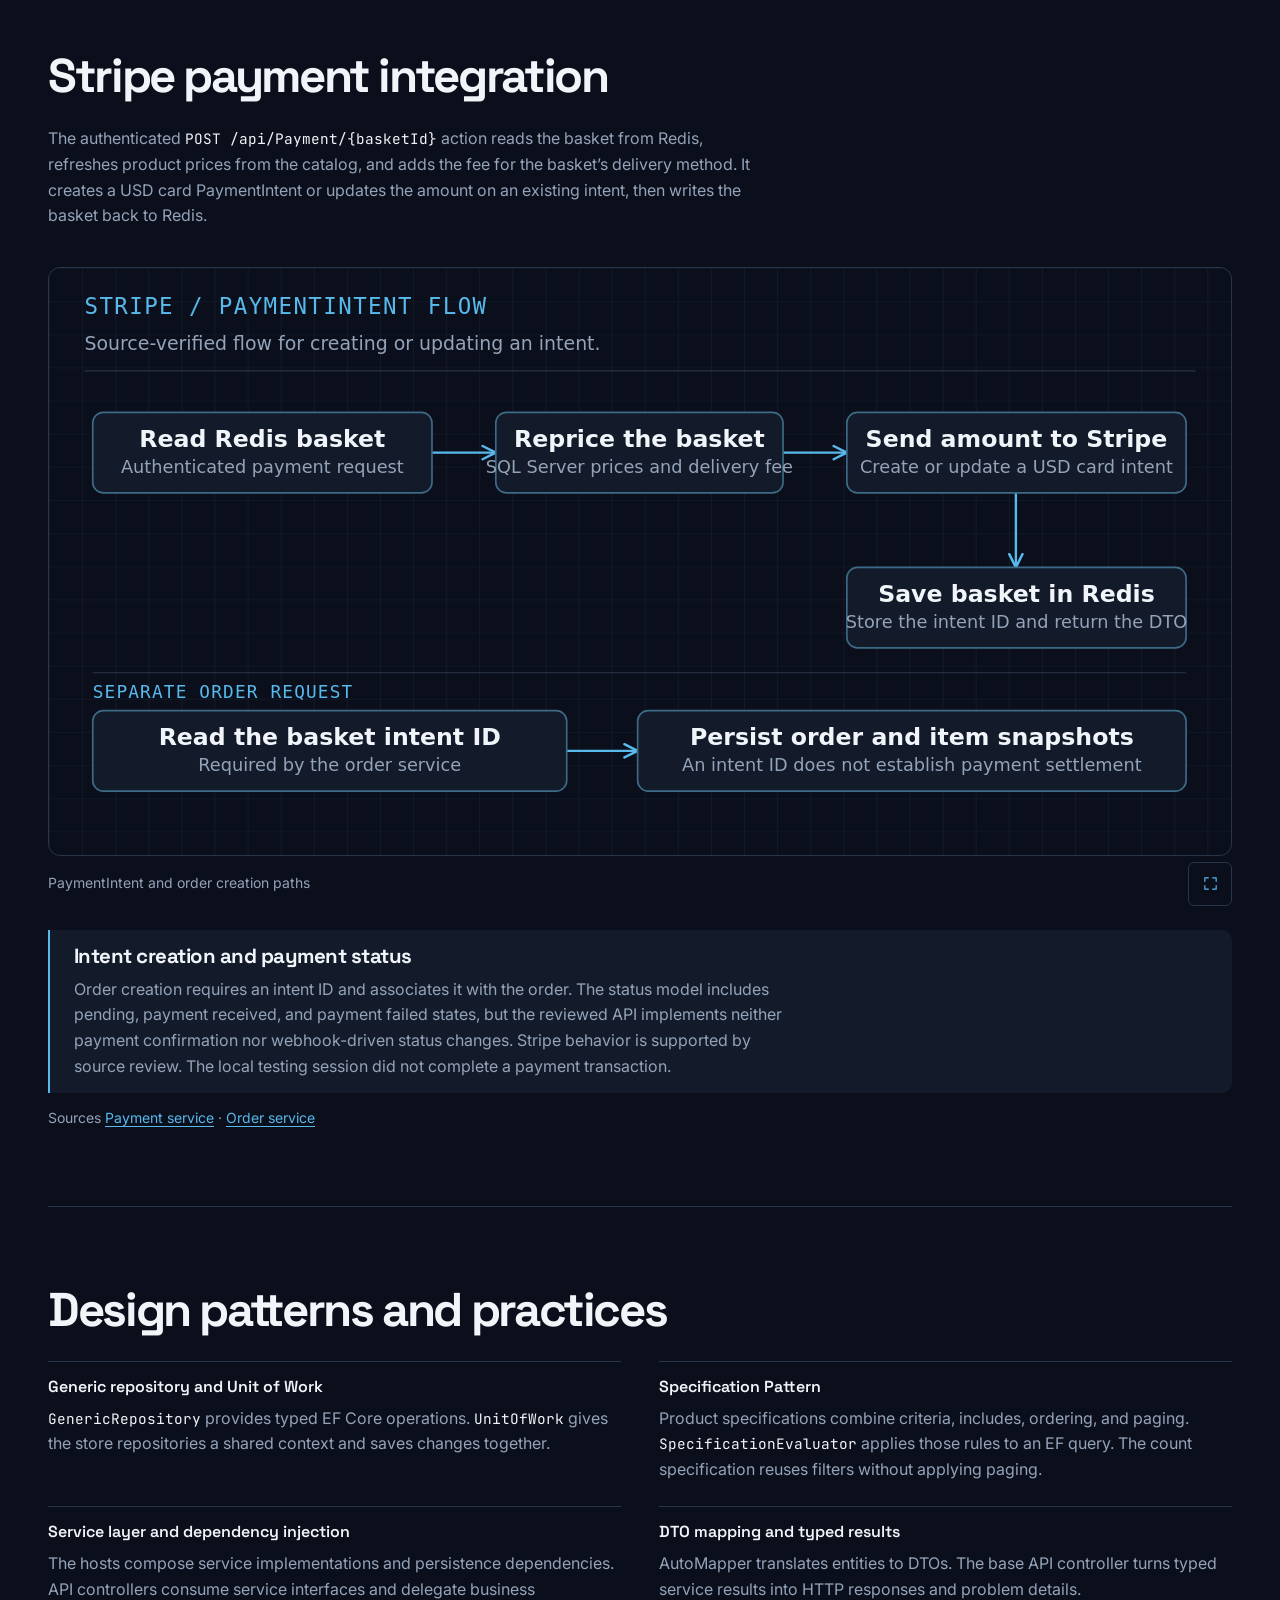
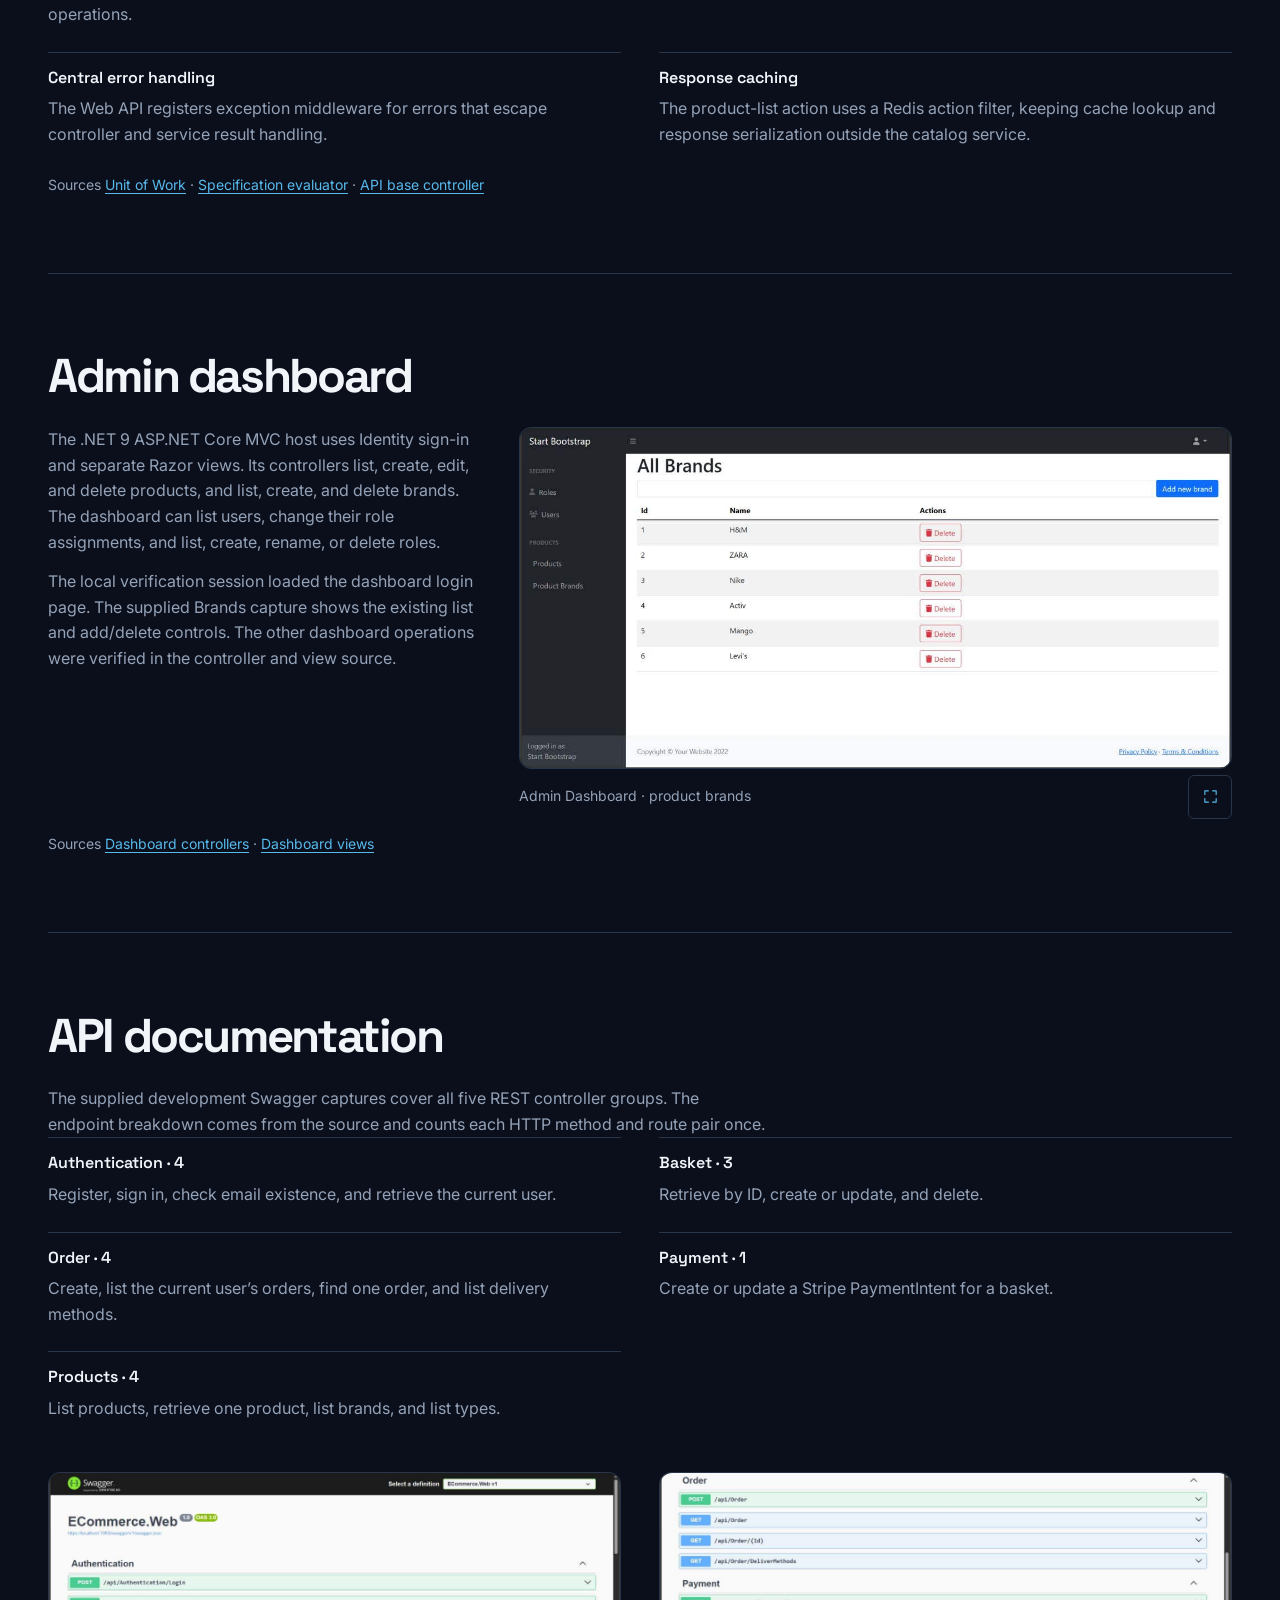
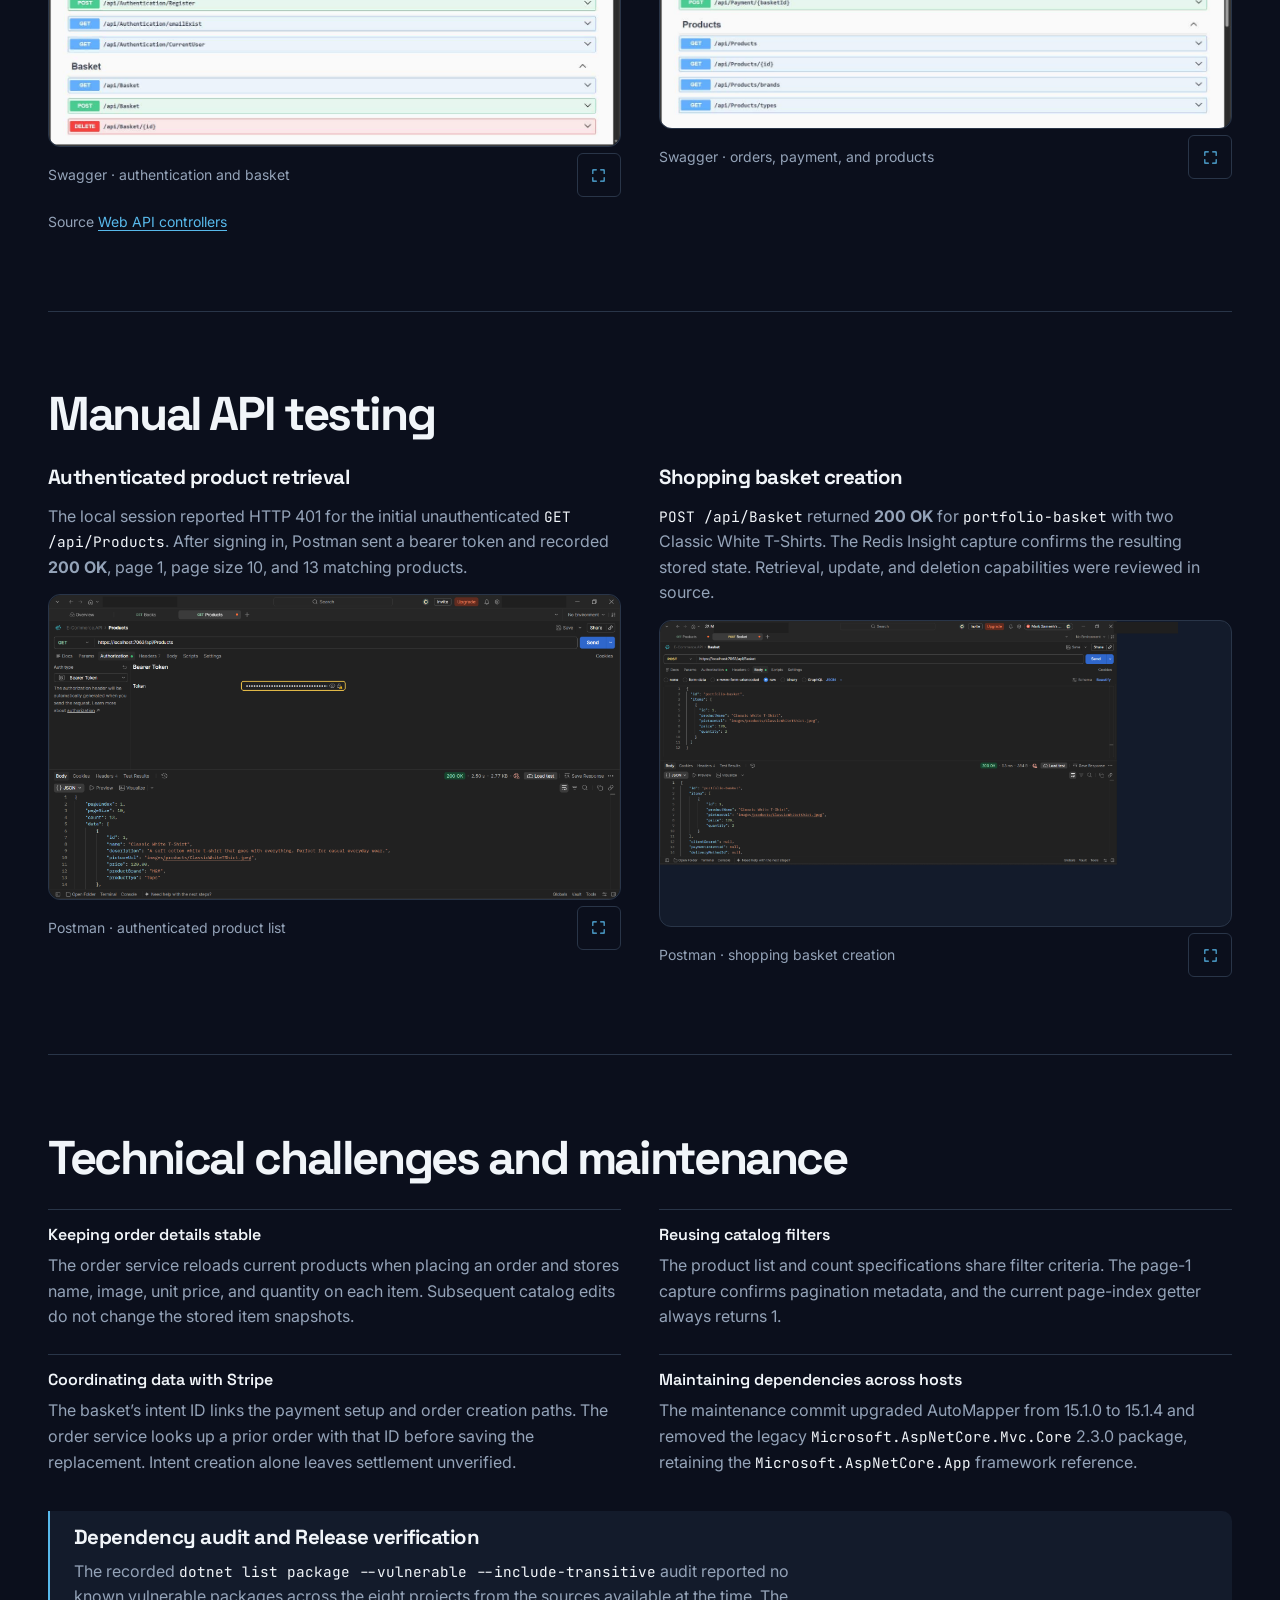
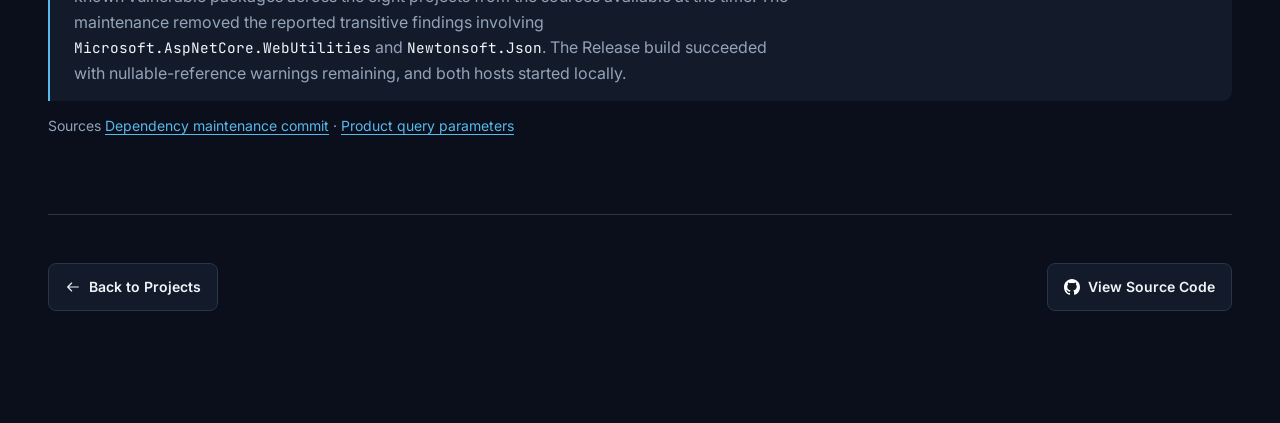
<file: projects/ecommerce.html>
<!doctype html>
<html lang="en" dir="ltr">
  <head>
    <meta charset="utf-8">
    <meta name="viewport" content="width=device-width, initial-scale=1">
    <meta name="description" content="E-Commerce API case study covering a product catalog, Redis baskets and response caching, Stripe PaymentIntents, and an ASP.NET Core MVC dashboard.">
    <title>E-Commerce API | Mark Sameeh</title>
    <link rel="preconnect" href="https://fonts.googleapis.com">
    <link rel="preconnect" href="https://fonts.gstatic.com" crossorigin>
    <link rel="stylesheet" href="https://fonts.googleapis.com/css2?family=Inter:wght@400;500;600&amp;family=JetBrains+Mono:wght@400;500&amp;family=Space+Grotesk:wght@500;600;700&amp;display=swap">
    <link rel="stylesheet" href="../css/style.css">
    <link rel="stylesheet" href="../css/responsive.css">
    <link rel="stylesheet" href="../css/projects.css">
    <script src="../js/projects.js" defer></script>
  </head>
  <body>
    <a class="skip-link" href="#project-main">Skip to case study</a>
    <header class="site-header">
      <div class="container header-inner case-header">
        <a class="brand" href="../index.html#home" aria-label="Mark Sameeh, home">MS.</a>
        <nav class="case-header-links" aria-label="Project navigation">
          <a href="../index.html#projects"><svg width="16" height="16" viewBox="0 0 24 24" fill="none" stroke="currentColor" stroke-width="1.6" stroke-linecap="round" stroke-linejoin="round" aria-hidden="true"><path d="M20 12H4m0 0 6-6m-6 6 6 6" /></svg> Back to Projects</a>
        </nav>
      </div>
    </header>

    <main class="container case-main" id="project-main" tabindex="-1">
      <article class="case-study" aria-labelledby="case-title">
        <header class="hero case-hero">
          <div class="case-hero-copy">
            <p class="projects-label">PROJECT / 03</p>
            <h1 id="case-title">E-Commerce API<span>.</span></h1>
            <p class="project-category">Backend REST API</p>
            <p class="case-lead">A layered e-commerce backend with a product catalog, Redis-powered baskets and response caching, order processing, Stripe PaymentIntents, and a separate administration dashboard.</p>
            <div class="case-actions">
              <a class="button button-secondary" href="https://github.com/mark26504/ECommerce-ASP.NET-Core-Web-API"><img class="case-github-mark" src="../assets/icons/github-invertocat-white.svg" width="98" height="96" alt=""> Source Code</a>
            </div>
          </div>
          <figure class="case-figure case-cover">
            <a class="case-image" href="../assets/images/projects/ecommerce.webp" data-image-viewer aria-label="Enlarge Promotional project cover">
              <img src="../assets/images/projects/ecommerce.webp" width="1448" height="1086" alt="Illustrated E-Commerce API cover with a shopping cart, packages, and a stylized Swagger interface." fetchpriority="high">
              <span class="case-enlarge"><svg width="17" height="17" viewBox="0 0 24 24" fill="none" stroke="currentColor" stroke-width="1.6" stroke-linecap="round" stroke-linejoin="round" aria-hidden="true"><path d="M9 4H4v5m11-5h5v5m0 6v5h-5M4 15v5h5" /></svg></span>
            </a>
            <figcaption>Promotional project cover</figcaption>
          </figure>
        </header>

        <ul class="about-stats case-stats" role="list" aria-label="Project highlights">
          <li class="about-stat">
            <svg class="about-stat-icon" width="20" height="20" viewBox="0 0 24 24" fill="none" stroke="currentColor" stroke-width="1.6" stroke-linecap="round" stroke-linejoin="round" aria-hidden="true"><path d="M4 5h6v5H4zM14 14h6v5h-6zM10 7.5h5a2 2 0 0 1 2 2V14" /></svg>
            <strong class="about-stat-value">16</strong>
            <span class="about-stat-label">REST API Endpoints</span>
          </li>
          <li class="about-stat">
            <svg class="about-stat-icon" width="20" height="20" viewBox="0 0 24 24" fill="none" stroke="currentColor" stroke-width="1.6" stroke-linecap="round" stroke-linejoin="round" aria-hidden="true"><path d="m12 3 9 5-9 5-9-5 9-5Zm-9 9 9 5 9-5m-18 4 9 5 9-5" /></svg>
            <strong class="about-stat-value">8</strong>
            <span class="about-stat-label">Solution Projects</span>
          </li>
          <li class="about-stat">
            <svg class="about-stat-icon" width="20" height="20" viewBox="0 0 24 24" fill="none" stroke="currentColor" stroke-width="1.6" stroke-linecap="round" stroke-linejoin="round" aria-hidden="true"><path d="M20 6c0 1.7-3.6 3-8 3S4 7.7 4 6s3.6-3 8-3 8 1.3 8 3Zm0 0v12c0 1.7-3.6 3-8 3s-8-1.3-8-3V6m16 6c0 1.7-3.6 3-8 3s-8-1.3-8-3" /></svg>
            <strong class="about-stat-value">2</strong>
            <span class="about-stat-label">SQL Server Databases</span>
          </li>
          <li class="about-stat">
            <svg class="about-stat-icon" width="20" height="20" viewBox="0 0 24 24" fill="none" stroke="currentColor" stroke-width="1.6" stroke-linecap="round" stroke-linejoin="round" aria-hidden="true"><path d="M4 5h16v14H4zM7 9l3 3-3 3m5 0h5" /></svg>
            <strong class="about-stat-value">.NET 8</strong>
            <span class="about-stat-label">Web API Target</span>
          </li>
        </ul>
        <p class="case-count">The endpoint count covers distinct HTTP method and route pairs in the Web API controllers. The separate MVC dashboard has its own actions.</p>

        <nav class="case-toc" aria-label="In this case study">
          <p class="case-label">In this case study</p>
          <ul role="list">
            <li><a href="#overview">Overview</a></li>
            <li><a href="#architecture">Architecture</a></li>
            <li><a href="#database">Database</a></li>
            <li><a href="#storage">Storage</a></li>
            <li><a href="#features">Features</a></li>
            <li><a href="#redis">Redis</a></li>
            <li><a href="#payments">Stripe</a></li>
            <li><a href="#patterns">Design patterns</a></li>
            <li><a href="#admin">Admin dashboard</a></li>
            <li><a href="#api-documentation">API documentation</a></li>
            <li><a href="#testing">API testing</a></li>
            <li><a href="#challenges">Challenges</a></li>
          </ul>
        </nav>

        <section class="case-section" id="overview" aria-labelledby="overview-title">
          <h2 id="overview-title">Project overview</h2>
          <div class="case-grid">
            <div>
              <h3>Catalog to order</h3>
              <p>The API supports account registration and sign-in, product discovery, and basket management. Authenticated customers can prepare a card PaymentIntent and create or retrieve their orders. A delivery-method endpoint lists shipping options.</p>
            </div>
            <div>
              <h3>Store operations</h3>
              <p>The MVC application provides a separate interface for managing products, brands, and roles. The two hosts share data-access code. SQL Server holds durable catalog, order, and identity data, while the Web API uses Redis for expiring basket state and cached responses.</p>
            </div>
          </div>
          <div class="case-stack">
            <h3>Technology stack</h3>
            <p class="case-intro"><code>ECommerce.Web</code> targets .NET 8. <code>Admin.Dashboard</code> targets .NET 9. The persistence project uses the EF Core 9 SQL Server provider.</p>
            <div class="case-grid case-grid--after">
              <div>
                <h4 class="case-label">Hosts and persistence</h4>
                <ul class="project-tags" role="list" aria-label="Hosts and persistence">
                  <li>C#</li><li>ASP.NET Core Web API</li><li>ASP.NET Core MVC</li><li>ASP.NET Core Identity</li><li>EF Core</li><li>SQL Server</li><li>Redis</li>
                </ul>
              </div>
              <div>
                <h4 class="case-label">Integrations and tooling</h4>
                <ul class="project-tags" role="list" aria-label="Integrations and tooling">
                  <li>JWT</li><li>Stripe.net</li><li>AutoMapper</li><li>Swagger</li><li>Postman</li><li>Redis Insight</li><li>Docker for local Redis</li>
                </ul>
              </div>
            </div>
          </div>
          <p class="case-evidence">Sources <a href="https://github.com/mark26504/ECommerce-ASP.NET-Core-Web-API/blob/027cc79ce74d59246910294b7868c3759038b15e/ECommerce.Web/ECommerce.Web.csproj">Web API project</a> · <a href="https://github.com/mark26504/ECommerce-ASP.NET-Core-Web-API/blob/027cc79ce74d59246910294b7868c3759038b15e/Admin.Dashboard/Admin.Dashboard.csproj">Dashboard project</a> · <a href="https://github.com/mark26504/ECommerce-ASP.NET-Core-Web-API/blob/027cc79ce74d59246910294b7868c3759038b15e/ECommerce.Persistance/ECommerce.Persistance.csproj">Persistence project</a></p>
        </section>

        <section class="case-section" id="architecture" aria-labelledby="architecture-title">
          <h2 id="architecture-title">System architecture</h2>
          <p class="case-intro">The layered solution separates controllers, business workflows, contracts, and storage adapters. The diagram follows direct project references and preserves the names used in the solution file.</p>
          <div class="case-architecture-media">
            <figure class="case-figure">
              <a class="case-image" href="../assets/images/projects/ecommerce/architecture.svg" data-image-viewer aria-label="Enlarge Solution project references">
                <img src="../assets/images/projects/ecommerce/architecture.svg" width="1000" height="729" alt="Direct compile-time references among all eight projects, from the MVC dashboard and Web API host through the presentation, persistence, core, and shared projects." loading="lazy" decoding="async">
                <span class="case-enlarge"><svg width="17" height="17" viewBox="0 0 24 24" fill="none" stroke="currentColor" stroke-width="1.6" stroke-linecap="round" stroke-linejoin="round" aria-hidden="true"><path d="M9 4H4v5m11-5h5v5m0 6v5h-5M4 15v5h5" /></svg></span>
              </a>
              <figcaption>Solution project references</figcaption>
            </figure>
            <figure class="case-figure case-solution">
              <a class="case-image" href="../assets/images/projects/ecommerce/solution-explorer.png" data-image-viewer aria-label="Enlarge Visual Studio Solution Explorer">
                <img src="../assets/images/projects/ecommerce/solution-explorer.png" width="498" height="527" alt="Visual Studio Solution Explorer listing eight projects in the ECommerce.Web.Solution and their layer folders." loading="lazy" decoding="async">
                <span class="case-enlarge"><svg width="17" height="17" viewBox="0 0 24 24" fill="none" stroke="currentColor" stroke-width="1.6" stroke-linecap="round" stroke-linejoin="round" aria-hidden="true"><path d="M9 4H4v5m11-5h5v5m0 6v5h-5M4 15v5h5" /></svg></span>
              </a>
              <figcaption>Visual Studio Solution Explorer</figcaption>
            </figure>
          </div>
          <div class="case-callout">
            <h3>Runtime request flow</h3>
            <p>The API host routes HTTP requests to <code>ECommerce.Presentation</code> controllers, which call injected service interfaces. Implementations use domain contracts backed by EF Core or Redis repositories. The MVC dashboard has its own controllers and views and accesses the registered repositories and Identity stores in-process.</p>
          </div>
          <p class="case-evidence">Sources <a href="https://github.com/mark26504/ECommerce-ASP.NET-Core-Web-API/blob/027cc79ce74d59246910294b7868c3759038b15e/ECommerce.Web.Solution.sln">Solution file</a> · <a href="https://github.com/mark26504/ECommerce-ASP.NET-Core-Web-API/blob/027cc79ce74d59246910294b7868c3759038b15e/ECommerce.Web/Program.cs">API composition root</a> · <a href="https://github.com/mark26504/ECommerce-ASP.NET-Core-Web-API/blob/027cc79ce74d59246910294b7868c3759038b15e/Admin.Dashboard/Program.cs">MVC composition root</a></p>
        </section>

        <section class="case-section" id="database" aria-labelledby="database-title">
          <h2 id="database-title">Database design</h2>
          <p class="case-intro">The migrations and supplied SQL Server references show 14 application tables and two <code>__EFMigrationsHistory</code> tables. Store and Identity each have their own EF Core context and migration history.</p>

          <div class="case-stack">
            <h3>Store database</h3>
            <p class="case-intro">A brand and a type can each have many products, and a delivery method can serve many orders. An order can have many items. The migration makes <code>OrderItem.OrderId</code> nullable. <code>Orders</code> embeds the shipping address and stores an optional <code>PaymentIntentId</code>. <code>OrderItem</code> embeds a product snapshot whose <code>Product_ProductId</code> has no foreign key to the catalog.</p>
            <figure class="case-figure">
              <a class="case-image" href="../assets/images/projects/ecommerce/schema-store.svg" data-image-viewer aria-label="Enlarge ECommerce store schema">
                <img src="../assets/images/projects/ecommerce/schema-store.svg" width="1180" height="759" alt="Store database with seven tables, all columns and primary keys, and four foreign keys connecting products, orders, order items, and delivery methods." loading="lazy" decoding="async">
                <span class="case-enlarge"><svg width="17" height="17" viewBox="0 0 24 24" fill="none" stroke="currentColor" stroke-width="1.6" stroke-linecap="round" stroke-linejoin="round" aria-hidden="true"><path d="M9 4H4v5m11-5h5v5m0 6v5h-5M4 15v5h5" /></svg></span>
              </a>
              <figcaption>ECommerce store schema</figcaption>
            </figure>
          </div>

          <div class="case-stack">
            <h3>Identity database</h3>
            <p class="case-intro"><code>UserRoles</code> links users and roles through a composite key. A unique <code>Addresses.UserId</code> allows at most one address per user. Claims, logins, and tokens belong to the associated Identity user or role. Orders store the user’s email as a scalar value, so there is no cross-database foreign key.</p>
            <figure class="case-figure">
              <a class="case-image" href="../assets/images/projects/ecommerce/schema-identity.svg" data-image-viewer aria-label="Enlarge ECommerceIdentity schema">
                <img src="../assets/images/projects/ecommerce/schema-identity.svg" width="1150" height="818" alt="Identity database with nine tables, including user and role records, addresses, claim tables, logins, tokens, the user-role join, and migration history." loading="lazy" decoding="async">
                <span class="case-enlarge"><svg width="17" height="17" viewBox="0 0 24 24" fill="none" stroke="currentColor" stroke-width="1.6" stroke-linecap="round" stroke-linejoin="round" aria-hidden="true"><path d="M9 4H4v5m11-5h5v5m0 6v5h-5M4 15v5h5" /></svg></span>
              </a>
              <figcaption>ECommerceIdentity schema</figcaption>
            </figure>
          </div>
          <p class="case-evidence">Sources <a href="https://github.com/mark26504/ECommerce-ASP.NET-Core-Web-API/tree/027cc79ce74d59246910294b7868c3759038b15e/ECommerce.Persistance/Data/Migrations">Store migrations</a> · <a href="https://github.com/mark26504/ECommerce-ASP.NET-Core-Web-API/blob/027cc79ce74d59246910294b7868c3759038b15e/ECommerce.Persistance/IdentityData/Migrations/20251124172002_IdentityTablesCreate.cs">Identity migration</a></p>
        </section>

        <section class="case-section" id="storage" aria-labelledby="storage-title">
          <h2 id="storage-title">Data storage architecture</h2>
          <div class="case-split">
            <div class="case-copy">
              <p><code>StoreDbContext</code> stores products, orders, and delivery data in <code>ECommerce</code>. <code>StoreIdentityDbContext</code> handles user and role data in <code>ECommerceIdentity</code>.</p>
              <p>The API’s Redis repositories share a connection. Each use stores expiring JSON strings, with basket state separate from the product-response cache. Orders are written to SQL Server.</p>
            </div>
            <figure class="case-figure">
              <a class="case-image" href="../assets/images/projects/ecommerce/storage.svg" data-image-viewer aria-label="Enlarge Runtime storage connections">
                <img src="../assets/images/projects/ecommerce/storage.svg" width="960" height="403" alt="The Web API and MVC dashboard use EF Core to reach both SQL Server databases. The Web API also connects to Redis for baskets and cached responses." loading="lazy" decoding="async">
                <span class="case-enlarge"><svg width="17" height="17" viewBox="0 0 24 24" fill="none" stroke="currentColor" stroke-width="1.6" stroke-linecap="round" stroke-linejoin="round" aria-hidden="true"><path d="M9 4H4v5m11-5h5v5m0 6v5h-5M4 15v5h5" /></svg></span>
              </a>
              <figcaption>Runtime storage connections</figcaption>
            </figure>
          </div>
        </section>

        <section class="case-section" id="features" aria-labelledby="features-title">
          <h2 id="features-title">Core features</h2>
          <ul class="case-features" role="list">
            <li>
              <svg class="case-feature-icon" width="24" height="24" viewBox="0 0 24 24" fill="none" stroke="currentColor" stroke-width="1.6" stroke-linecap="round" stroke-linejoin="round" aria-hidden="true"><path d="M12 22s7-3.2 7-10V5l-7-3-7 3v7c0 6.8 7 10 7 10Zm-3-10 2 2 4-4" /></svg>
              <h3>JWT authentication</h3>
              <p>ASP.NET Core Identity handles registration and password checks. JWT bearer auth protects the product list, account lookup, order operations, and PaymentIntent endpoint.</p>
            </li>
            <li>
              <svg class="case-feature-icon" width="24" height="24" viewBox="0 0 24 24" fill="none" stroke="currentColor" stroke-width="1.6" stroke-linecap="round" stroke-linejoin="round" aria-hidden="true"><path d="M4 5h16v14H4zM8 9h8m-8 3h5m-5 3h7" /></svg>
              <h3>Catalog queries</h3>
              <p>Product specifications combine name search, brand and type filters, and name or price sorting. A separate count specification supplies pagination metadata.</p>
            </li>
            <li>
              <svg class="case-feature-icon" width="24" height="24" viewBox="0 0 24 24" fill="none" stroke="currentColor" stroke-width="1.6" stroke-linecap="round" stroke-linejoin="round" aria-hidden="true"><path d="M4 7h16l-2 12H6L4 7Zm4 0 4-4 4 4m-7 4v4m6-4v4" /></svg>
              <h3>Shopping baskets</h3>
              <p>The API creates or replaces baskets, retrieves them by ID, and deletes them. Redis holds the serialized basket document with a seven-day default expiry.</p>
            </li>
            <li>
              <svg class="case-feature-icon" width="24" height="24" viewBox="0 0 24 24" fill="none" stroke="currentColor" stroke-width="1.6" stroke-linecap="round" stroke-linejoin="round" aria-hidden="true"><path d="M6 3h12v18l-3-2-3 2-3-2-3 2V3Zm3 5h6m-6 4h6" /></svg>
              <h3>Orders and item snapshots</h3>
              <p>Orders use the authenticated email and retain quantities, unit prices, and product details at purchase time. Order queries scope results to the same email.</p>
            </li>
            <li>
              <svg class="case-feature-icon" width="24" height="24" viewBox="0 0 24 24" fill="none" stroke="currentColor" stroke-width="1.6" stroke-linecap="round" stroke-linejoin="round" aria-hidden="true"><path d="M3 6h11v10H3zm11 4h4l3 3v3h-7M8 19a2 2 0 1 0 0-4 2 2 0 0 0 0 4Zm9 0a2 2 0 1 0 0-4 2 2 0 0 0 0 4Z" /></svg>
              <h3>Delivery methods</h3>
              <p>The API lists delivery options. Order creation resolves the selected delivery method, and the payment service adds the basket’s delivery fee to the intent amount.</p>
            </li>
            <li>
              <svg class="case-feature-icon" width="24" height="24" viewBox="0 0 24 24" fill="none" stroke="currentColor" stroke-width="1.6" stroke-linecap="round" stroke-linejoin="round" aria-hidden="true"><path d="M3 6h18v13H3zM3 10h18m-14 5h4" /></svg>
              <h3>Stripe integration</h3>
              <p>The payment service reprices the basket from SQL Server, creates or updates a card PaymentIntent, and saves the returned reference on the basket.</p>
            </li>
            <li>
              <svg class="case-feature-icon" width="24" height="24" viewBox="0 0 24 24" fill="none" stroke="currentColor" stroke-width="1.6" stroke-linecap="round" stroke-linejoin="round" aria-hidden="true"><path d="M4 6h16v5H4zm0 7h16v5H4zm3-5h.01M7 15h.01" /></svg>
              <h3>Redis response cache</h3>
              <p>An action filter caches successful product-list responses as JSON. Requests with the same path and query values can reuse the cached result for five minutes.</p>
            </li>
            <li>
              <svg class="case-feature-icon" width="24" height="24" viewBox="0 0 24 24" fill="none" stroke="currentColor" stroke-width="1.6" stroke-linecap="round" stroke-linejoin="round" aria-hidden="true"><path d="M3 4h18v16H3zm0 5h18m-13 4h3m3 0h3m-9 3h3" /></svg>
              <h3>Administration dashboard</h3>
              <p>A separate MVC host provides product and brand management, role maintenance, and role assignment for existing users.</p>
            </li>
          </ul>
        </section>

        <section class="case-section" id="redis" aria-labelledby="redis-title">
          <h2 id="redis-title">Redis integration</h2>
          <div class="case-split case-split--centered">
            <div class="case-copy">
              <h3>Response cache</h3>
              <p><code>RedisCacheAttribute</code> builds a key from the request path and appends query keys and values in key order. A hit returns the stored JSON as HTTP 200 before the controller action runs. On a miss, the action runs and <code>CacheServices</code> serializes a successful result. The filter sets a five-minute expiry.</p>
              <p>The local capture followed an authenticated product-list request. Redis Insight shows <code>/api/Products</code> as a <code>STRING</code> with product and pagination JSON and <strong>251 seconds</strong> of TTL remaining.</p>
            </div>
            <figure class="case-figure">
              <a class="case-image" href="../assets/images/projects/ecommerce/redis-response-cache.png" data-image-viewer aria-label="Enlarge Redis Insight · cached product response">
                <img src="../assets/images/projects/ecommerce/redis-response-cache.png" width="1917" height="1020" alt="Redis Insight showing the /api/Products string key, cached product and pagination JSON, and a remaining TTL of 251 seconds." loading="lazy" decoding="async">
                <span class="case-enlarge"><svg width="17" height="17" viewBox="0 0 24 24" fill="none" stroke="currentColor" stroke-width="1.6" stroke-linecap="round" stroke-linejoin="round" aria-hidden="true"><path d="M9 4H4v5m11-5h5v5m0 6v5h-5M4 15v5h5" /></svg></span>
              </a>
              <figcaption>Redis Insight · cached product response</figcaption>
            </figure>
          </div>
          <div class="case-split case-split--centered case-grid--after">
            <div class="case-copy">
              <h3>Shopping basket storage</h3>
              <p>Creating or updating a basket serializes the full document under its basket ID and sets a seven-day default expiry. Retrieval reads and deserializes that key, and deletion removes it. The repository handles temporary baskets, while SQL Server keeps orders.</p>
              <p>The captured <code>portfolio-basket</code> <code>STRING</code> contains two Classic White T-Shirts at a unit price of 120. Redis Insight shows <strong>604,735 seconds</strong> remaining after the basket was created through the API.</p>
            </div>
            <figure class="case-figure">
              <a class="case-image" href="../assets/images/projects/ecommerce/redis-shopping-basket.png" data-image-viewer aria-label="Enlarge Redis Insight · stored shopping basket">
                <img src="../assets/images/projects/ecommerce/redis-shopping-basket.png" width="1917" height="1020" alt="Redis Insight showing portfolio-basket as a string with two Classic White T-Shirts at 120 per item and a TTL of 604735 seconds." loading="lazy" decoding="async">
                <span class="case-enlarge"><svg width="17" height="17" viewBox="0 0 24 24" fill="none" stroke="currentColor" stroke-width="1.6" stroke-linecap="round" stroke-linejoin="round" aria-hidden="true"><path d="M9 4H4v5m11-5h5v5m0 6v5h-5M4 15v5h5" /></svg></span>
              </a>
              <figcaption>Redis Insight · stored shopping basket</figcaption>
            </figure>
          </div>
          <div class="case-callout">
            <h3>Local Redis in Docker</h3>
            <p>The verification session ran Redis from <code>redis:7-alpine</code> in <code>ecommerce-redis</code>, bound to <code>127.0.0.1:6379</code>. <code>PING</code> returned <code>PONG</code>, and Redis Insight showed the keys, JSON values, and TTLs. Docker ran only the Redis service.</p>
          </div>
          <p class="case-evidence">Sources <a href="https://github.com/mark26504/ECommerce-ASP.NET-Core-Web-API/blob/027cc79ce74d59246910294b7868c3759038b15e/ECommerce.Presentation/Attribuites/RedisCacheAttribute.cs">Cache action filter</a> · <a href="https://github.com/mark26504/ECommerce-ASP.NET-Core-Web-API/blob/027cc79ce74d59246910294b7868c3759038b15e/ECommerce.Services/CacheServices.cs">Cache service</a> · <a href="https://github.com/mark26504/ECommerce-ASP.NET-Core-Web-API/blob/027cc79ce74d59246910294b7868c3759038b15e/ECommerce.Persistance/Repositories/BasketRepository.cs">Basket repository</a></p>
        </section>

        <section class="case-section" id="payments" aria-labelledby="payments-title">
          <h2 id="payments-title">Stripe payment integration</h2>
          <p class="case-intro">The authenticated <code>POST /api/Payment/{basketId}</code> action reads the basket from Redis, refreshes product prices from the catalog, and adds the fee for the basket’s delivery method. It creates a USD card PaymentIntent or updates the amount on an existing intent, then writes the basket back to Redis.</p>
          <figure class="case-figure">
            <a class="case-image" href="../assets/images/projects/ecommerce/payment-flow.svg" data-image-viewer aria-label="Enlarge PaymentIntent and order creation paths">
              <img src="../assets/images/projects/ecommerce/payment-flow.svg" width="1000" height="496" alt="Payment flow from Redis basket and SQL Server pricing to Stripe intent creation or update, then back to Redis. The separate order request stores the intent ID and item snapshots without recording payment confirmation." loading="lazy" decoding="async">
              <span class="case-enlarge"><svg width="17" height="17" viewBox="0 0 24 24" fill="none" stroke="currentColor" stroke-width="1.6" stroke-linecap="round" stroke-linejoin="round" aria-hidden="true"><path d="M9 4H4v5m11-5h5v5m0 6v5h-5M4 15v5h5" /></svg></span>
            </a>
            <figcaption>PaymentIntent and order creation paths</figcaption>
          </figure>
          <div class="case-callout">
            <h3>Intent creation and payment status</h3>
            <p>Order creation requires an intent ID and associates it with the order. The status model includes pending, payment received, and payment failed states, but the reviewed API implements neither payment confirmation nor webhook-driven status changes. Stripe behavior is supported by source review. The local testing session did not complete a payment transaction.</p>
          </div>
          <p class="case-evidence">Sources <a href="https://github.com/mark26504/ECommerce-ASP.NET-Core-Web-API/blob/027cc79ce74d59246910294b7868c3759038b15e/ECommerce.Services/PaymentService.cs">Payment service</a> · <a href="https://github.com/mark26504/ECommerce-ASP.NET-Core-Web-API/blob/027cc79ce74d59246910294b7868c3759038b15e/ECommerce.Services/OrderServices.cs">Order service</a></p>
        </section>

        <section class="case-section" id="patterns" aria-labelledby="patterns-title">
          <h2 id="patterns-title">Design patterns and practices</h2>
          <dl class="case-definitions">
            <div><dt>Generic repository and Unit of Work</dt><dd><code>GenericRepository</code> provides typed EF Core operations. <code>UnitOfWork</code> gives the store repositories a shared context and saves changes together.</dd></div>
            <div><dt>Specification Pattern</dt><dd>Product specifications combine criteria, includes, ordering, and paging. <code>SpecificationEvaluator</code> applies those rules to an EF query. The count specification reuses filters without applying paging.</dd></div>
            <div><dt>Service layer and dependency injection</dt><dd>The hosts compose service implementations and persistence dependencies. API controllers consume service interfaces and delegate business operations.</dd></div>
            <div><dt>DTO mapping and typed results</dt><dd>AutoMapper translates entities to DTOs. The base API controller turns typed service results into HTTP responses and problem details.</dd></div>
            <div><dt>Central error handling</dt><dd>The Web API registers exception middleware for errors that escape controller and service result handling.</dd></div>
            <div><dt>Response caching</dt><dd>The product-list action uses a Redis action filter, keeping cache lookup and response serialization outside the catalog service.</dd></div>
          </dl>
          <p class="case-evidence">Sources <a href="https://github.com/mark26504/ECommerce-ASP.NET-Core-Web-API/blob/027cc79ce74d59246910294b7868c3759038b15e/ECommerce.Persistance/Repositories/UnitOfWork.cs">Unit of Work</a> · <a href="https://github.com/mark26504/ECommerce-ASP.NET-Core-Web-API/blob/027cc79ce74d59246910294b7868c3759038b15e/ECommerce.Persistance/SpecificationEvaluator.cs">Specification evaluator</a> · <a href="https://github.com/mark26504/ECommerce-ASP.NET-Core-Web-API/blob/027cc79ce74d59246910294b7868c3759038b15e/ECommerce.Presentation/Controllers/ApiBaseController.cs">API base controller</a></p>
        </section>

        <section class="case-section" id="admin" aria-labelledby="admin-title">
          <h2 id="admin-title">Admin dashboard</h2>
          <div class="case-split">
            <div class="case-copy">
              <p>The .NET 9 ASP.NET Core MVC host uses Identity sign-in and separate Razor views. Its controllers list, create, edit, and delete products, and list, create, and delete brands. The dashboard can list users, change their role assignments, and list, create, rename, or delete roles.</p>
              <p>The local verification session loaded the dashboard login page. The supplied Brands capture shows the existing list and add/delete controls. The other dashboard operations were verified in the controller and view source.</p>
            </div>
            <figure class="case-figure">
              <a class="case-image" href="../assets/images/projects/ecommerce/admin-dashboard-brands.png" data-image-viewer aria-label="Enlarge Admin Dashboard · product brands">
                <img src="../assets/images/projects/ecommerce/admin-dashboard-brands.png" width="1280" height="611" alt="The MVC dashboard All Brands page with a brand list, an add button, delete controls, and navigation for roles, users, and products." loading="lazy" decoding="async">
                <span class="case-enlarge"><svg width="17" height="17" viewBox="0 0 24 24" fill="none" stroke="currentColor" stroke-width="1.6" stroke-linecap="round" stroke-linejoin="round" aria-hidden="true"><path d="M9 4H4v5m11-5h5v5m0 6v5h-5M4 15v5h5" /></svg></span>
              </a>
              <figcaption>Admin Dashboard · product brands</figcaption>
            </figure>
          </div>
          <p class="case-evidence">Sources <a href="https://github.com/mark26504/ECommerce-ASP.NET-Core-Web-API/tree/027cc79ce74d59246910294b7868c3759038b15e/Admin.Dashboard/Controllers">Dashboard controllers</a> · <a href="https://github.com/mark26504/ECommerce-ASP.NET-Core-Web-API/tree/027cc79ce74d59246910294b7868c3759038b15e/Admin.Dashboard/Views">Dashboard views</a></p>
        </section>

        <section class="case-section" id="api-documentation" aria-labelledby="api-documentation-title">
          <h2 id="api-documentation-title">API documentation</h2>
          <p class="case-intro">The supplied development Swagger captures cover all five REST controller groups. The endpoint breakdown comes from the source and counts each HTTP method and route pair once.</p>
          <dl class="case-definitions case-grid--after">
            <div><dt>Authentication · 4</dt><dd>Register, sign in, check email existence, and retrieve the current user.</dd></div>
            <div><dt>Basket · 3</dt><dd>Retrieve by ID, create or update, and delete.</dd></div>
            <div><dt>Order · 4</dt><dd>Create, list the current user’s orders, find one order, and list delivery methods.</dd></div>
            <div><dt>Payment · 1</dt><dd>Create or update a Stripe PaymentIntent for a basket.</dd></div>
            <div><dt>Products · 4</dt><dd>List products, retrieve one product, list brands, and list types.</dd></div>
          </dl>
          <div class="case-media-grid case-grid--after">
            <figure class="case-figure">
              <a class="case-image" href="../assets/images/projects/ecommerce/swagger-authentication-basket.png" data-image-viewer aria-label="Enlarge Swagger · authentication and basket">
                <img src="../assets/images/projects/ecommerce/swagger-authentication-basket.png" width="1280" height="613" alt="Local Swagger UI listing four authentication endpoints and three basket endpoints." loading="lazy" decoding="async">
                <span class="case-enlarge"><svg width="17" height="17" viewBox="0 0 24 24" fill="none" stroke="currentColor" stroke-width="1.6" stroke-linecap="round" stroke-linejoin="round" aria-hidden="true"><path d="M9 4H4v5m11-5h5v5m0 6v5h-5M4 15v5h5" /></svg></span>
              </a>
              <figcaption>Swagger · authentication and basket</figcaption>
            </figure>
            <figure class="case-figure">
              <a class="case-image" href="../assets/images/projects/ecommerce/swagger-orders-payment-products.png" data-image-viewer aria-label="Enlarge Swagger · orders, payment, and products">
                <img src="../assets/images/projects/ecommerce/swagger-orders-payment-products.png" width="1280" height="572" alt="Local Swagger UI listing four order endpoints, one PaymentIntent endpoint, and four product endpoints." loading="lazy" decoding="async">
                <span class="case-enlarge"><svg width="17" height="17" viewBox="0 0 24 24" fill="none" stroke="currentColor" stroke-width="1.6" stroke-linecap="round" stroke-linejoin="round" aria-hidden="true"><path d="M9 4H4v5m11-5h5v5m0 6v5h-5M4 15v5h5" /></svg></span>
              </a>
              <figcaption>Swagger · orders, payment, and products</figcaption>
            </figure>
          </div>
          <p class="case-evidence">Source <a href="https://github.com/mark26504/ECommerce-ASP.NET-Core-Web-API/tree/027cc79ce74d59246910294b7868c3759038b15e/ECommerce.Presentation/Controllers">Web API controllers</a></p>
        </section>

        <section class="case-section" id="testing" aria-labelledby="testing-title">
          <h2 id="testing-title">Manual API testing</h2>
          <div class="case-media-grid">
            <div class="case-copy">
              <h3>Authenticated product retrieval</h3>
              <p>The local session reported HTTP 401 for the initial unauthenticated <code>GET /api/Products</code>. After signing in, Postman sent a bearer token and recorded <strong>200 OK</strong>, page 1, page size 10, and 13 matching products.</p>
              <figure class="case-figure">
                <a class="case-image" href="../assets/images/projects/ecommerce/postman-products.png" data-image-viewer aria-label="Enlarge Postman · authenticated product list">
                  <img src="../assets/images/projects/ecommerce/postman-products.png" width="1920" height="1021" alt="Postman showing an authenticated GET /api/Products request, a masked bearer token, and HTTP 200 with pagination values of 1, 10, and 13." loading="lazy" decoding="async">
                  <span class="case-enlarge"><svg width="17" height="17" viewBox="0 0 24 24" fill="none" stroke="currentColor" stroke-width="1.6" stroke-linecap="round" stroke-linejoin="round" aria-hidden="true"><path d="M9 4H4v5m11-5h5v5m0 6v5h-5M4 15v5h5" /></svg></span>
                </a>
                <figcaption>Postman · authenticated product list</figcaption>
              </figure>
            </div>
            <div class="case-copy">
              <h3>Shopping basket creation</h3>
              <p><code>POST /api/Basket</code> returned <strong>200 OK</strong> for <code>portfolio-basket</code> with two Classic White T-Shirts. The Redis Insight capture confirms the resulting stored state. Retrieval, update, and deletion capabilities were reviewed in source.</p>
              <figure class="case-figure">
                <a class="case-image" href="../assets/images/projects/ecommerce/postman-basket-create.png" data-image-viewer aria-label="Enlarge Postman · shopping basket creation">
                  <img src="../assets/images/projects/ecommerce/postman-basket-create.png" width="1917" height="1025" alt="Postman showing a POST /api/Basket request with basket ID portfolio-basket and quantity 2, followed by a 200 OK basket response." loading="lazy" decoding="async">
                  <span class="case-enlarge"><svg width="17" height="17" viewBox="0 0 24 24" fill="none" stroke="currentColor" stroke-width="1.6" stroke-linecap="round" stroke-linejoin="round" aria-hidden="true"><path d="M9 4H4v5m11-5h5v5m0 6v5h-5M4 15v5h5" /></svg></span>
                </a>
                <figcaption>Postman · shopping basket creation</figcaption>
              </figure>
            </div>
          </div>
        </section>

        <section class="case-section" id="challenges" aria-labelledby="challenges-title">
          <h2 id="challenges-title">Technical challenges and maintenance</h2>
          <dl class="case-definitions">
            <div><dt>Keeping order details stable</dt><dd>The order service reloads current products when placing an order and stores name, image, unit price, and quantity on each item. Subsequent catalog edits do not change the stored item snapshots.</dd></div>
            <div><dt>Reusing catalog filters</dt><dd>The product list and count specifications share filter criteria. The page-1 capture confirms pagination metadata, and the current page-index getter always returns 1.</dd></div>
            <div><dt>Coordinating data with Stripe</dt><dd>The basket’s intent ID links the payment setup and order creation paths. The order service looks up a prior order with that ID before saving the replacement. Intent creation alone leaves settlement unverified.</dd></div>
            <div><dt>Maintaining dependencies across hosts</dt><dd>The maintenance commit upgraded AutoMapper from 15.1.0 to 15.1.4 and removed the legacy <code>Microsoft.AspNetCore.Mvc.Core</code> 2.3.0 package, retaining the <code>Microsoft.AspNetCore.App</code> framework reference.</dd></div>
          </dl>
          <div class="case-callout">
            <h3>Dependency audit and Release verification</h3>
            <p>The recorded <code>dotnet list package --vulnerable --include-transitive</code> audit reported no known vulnerable packages across the eight projects from the sources available at the time. The maintenance removed the reported transitive findings involving <code>Microsoft.AspNetCore.WebUtilities</code> and <code>Newtonsoft.Json</code>. The Release build succeeded with nullable-reference warnings remaining, and both hosts started locally.</p>
          </div>
          <p class="case-evidence">Sources <a href="https://github.com/mark26504/ECommerce-ASP.NET-Core-Web-API/commit/027cc79ce74d59246910294b7868c3759038b15e">Dependency maintenance commit</a> · <a href="https://github.com/mark26504/ECommerce-ASP.NET-Core-Web-API/blob/027cc79ce74d59246910294b7868c3759038b15e/ECommerce.Shared/ProductQueryParms.cs">Product query parameters</a></p>
        </section>
      </article>

      <footer class="case-footer">
        <nav aria-label="Case study links">
          <a class="button button-secondary" href="../index.html#projects"><svg width="16" height="16" viewBox="0 0 24 24" fill="none" stroke="currentColor" stroke-width="1.6" stroke-linecap="round" stroke-linejoin="round" aria-hidden="true"><path d="M20 12H4m0 0 6-6m-6 6 6 6" /></svg> Back to Projects</a>
          <div class="case-actions">
            <a class="button button-secondary" href="https://github.com/mark26504/ECommerce-ASP.NET-Core-Web-API"><img class="case-github-mark" src="../assets/icons/github-invertocat-white.svg" width="98" height="96" alt=""> View Source Code</a>
          </div>
        </nav>
      </footer>
    </main>

    <dialog class="case-viewer" aria-labelledby="case-viewer-title" aria-describedby="case-viewer-instructions">
      <header class="case-viewer-header">
        <h2 id="case-viewer-title">Image viewer</h2>
        <div class="case-viewer-actions" role="group" aria-label="Image viewing controls">
          <button type="button" data-zoom-out aria-label="Zoom out"><svg width="20" height="20" viewBox="0 0 24 24" fill="none" stroke="currentColor" stroke-width="1.6" stroke-linecap="round" stroke-linejoin="round" aria-hidden="true"><path d="M5 12h14" /></svg></button>
          <button type="button" data-zoom-reset aria-label="Reset zoom to fit">Fit</button>
          <button type="button" data-zoom-in aria-label="Zoom in"><svg width="20" height="20" viewBox="0 0 24 24" fill="none" stroke="currentColor" stroke-width="1.6" stroke-linecap="round" stroke-linejoin="round" aria-hidden="true"><path d="M5 12h14M12 5v14" /></svg></button>
          <button type="button" data-viewer-close aria-label="Close image viewer" autofocus><svg width="20" height="20" viewBox="0 0 24 24" fill="none" stroke="currentColor" stroke-width="1.6" stroke-linecap="round" stroke-linejoin="round" aria-hidden="true"><path d="m6 6 12 12M18 6 6 18" /></svg></button>
        </div>
      </header>
      <p class="visually-hidden" id="case-viewer-instructions">When zoomed, use arrow keys, drag, or swipe in the image area to pan. Press Escape to close.</p>
      <output class="case-viewer-status" aria-live="polite">Fit · 100%</output>
      <div class="case-viewer-stage" tabindex="0" role="region" aria-label="Scrollable image area">
        <div class="case-viewer-canvas"></div>
      </div>
    </dialog>
  </body>
</html>
</file>
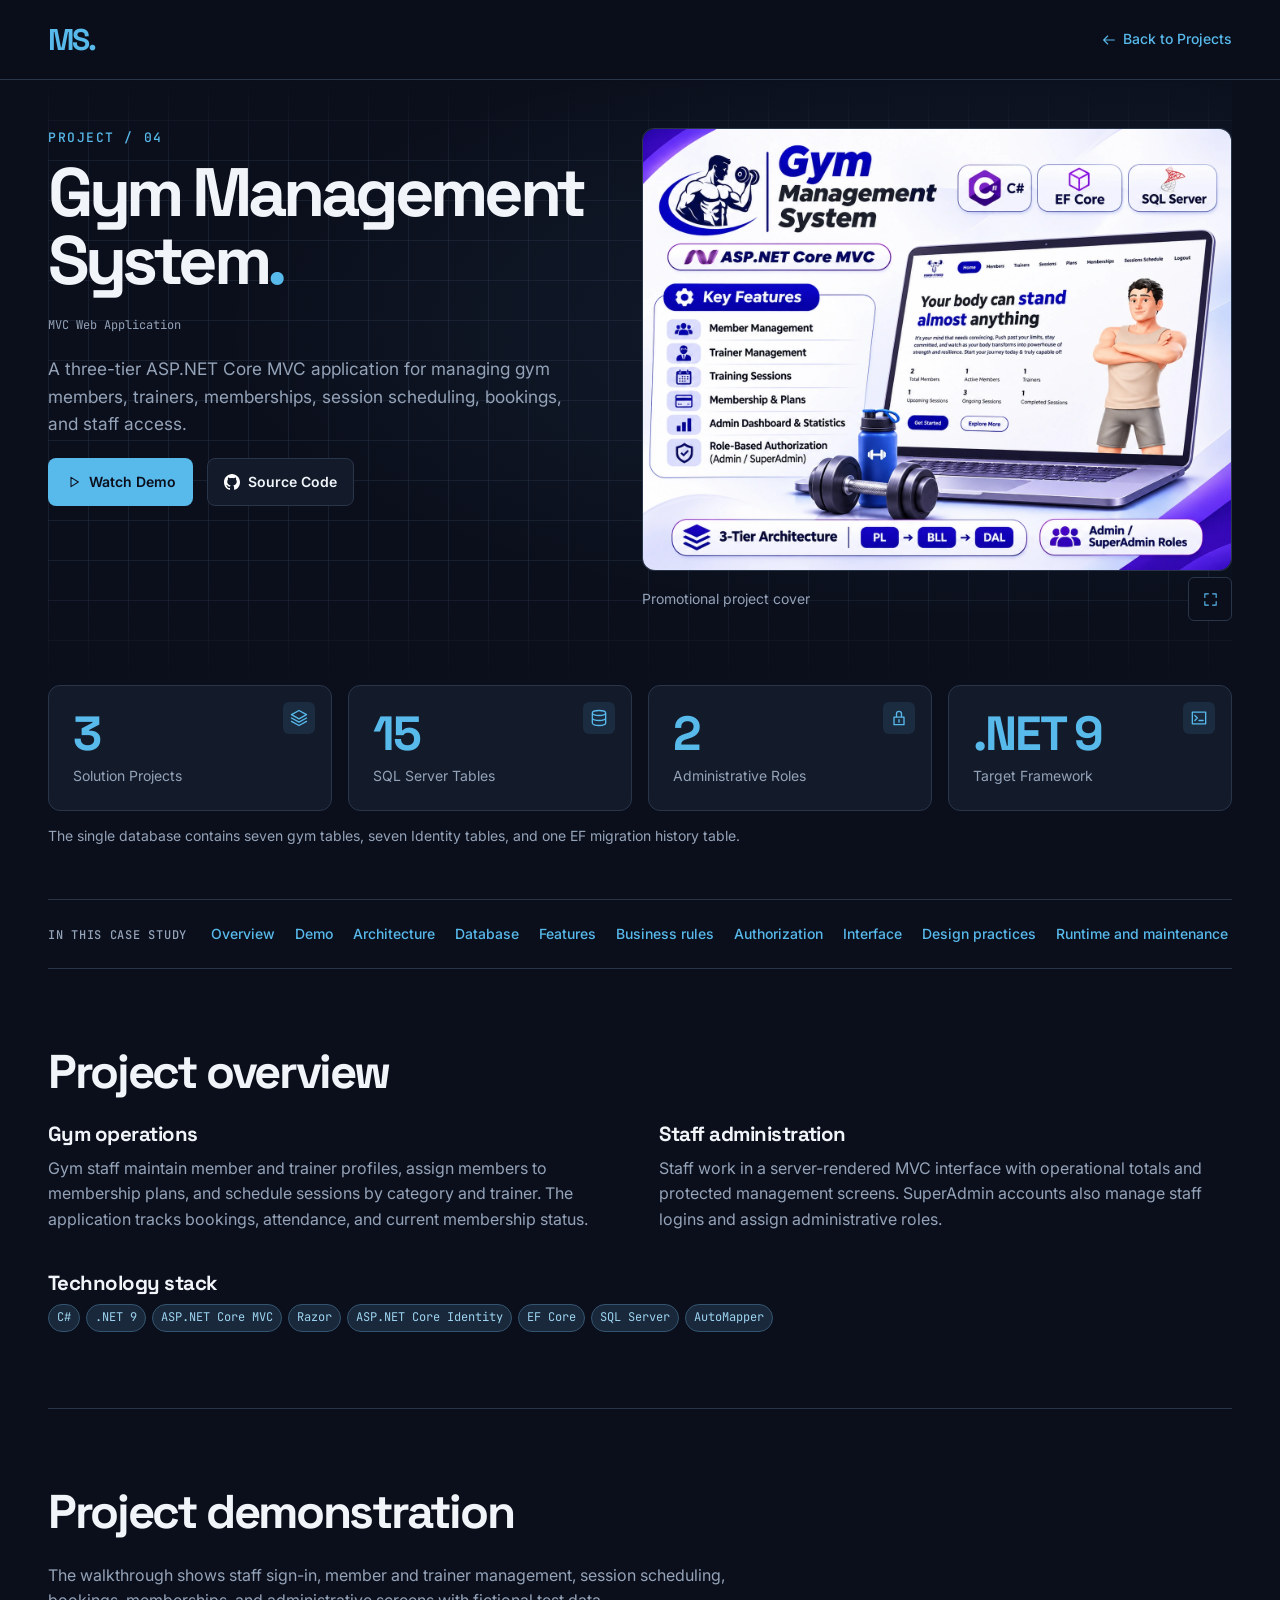
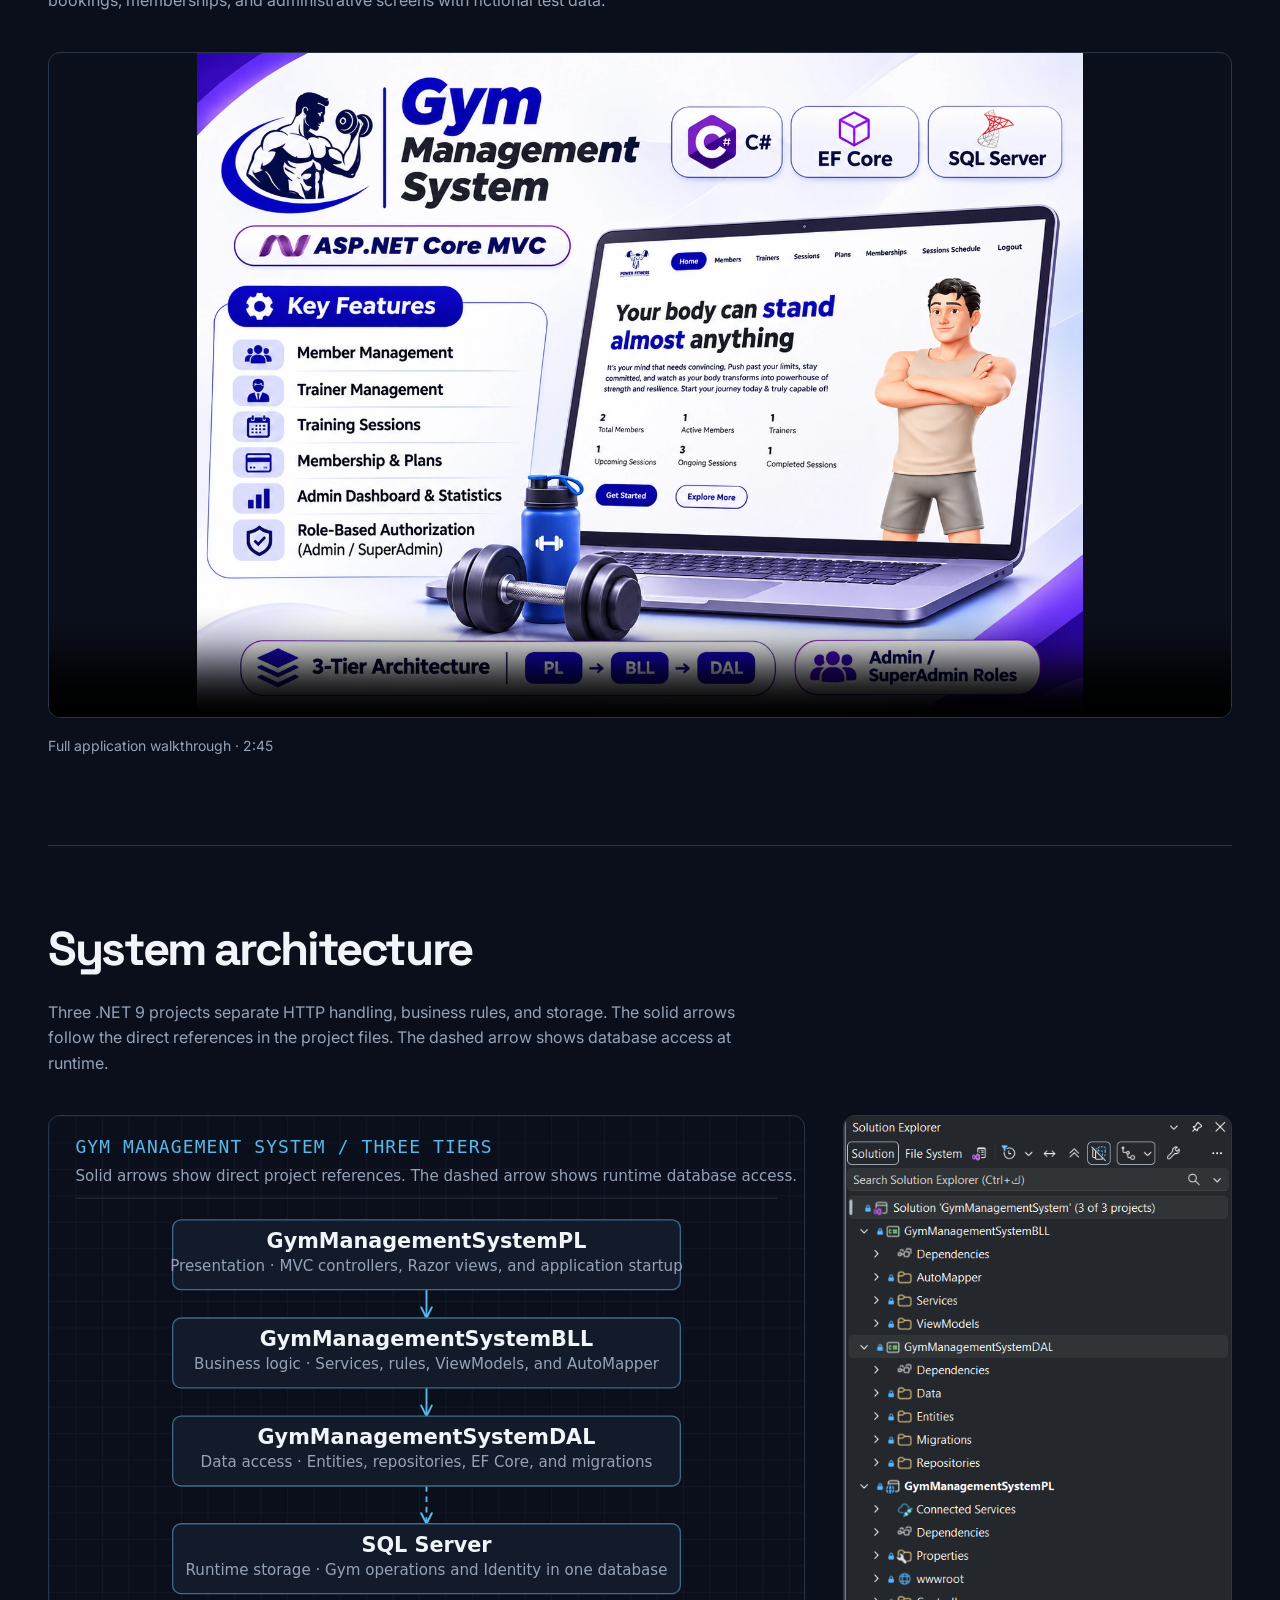
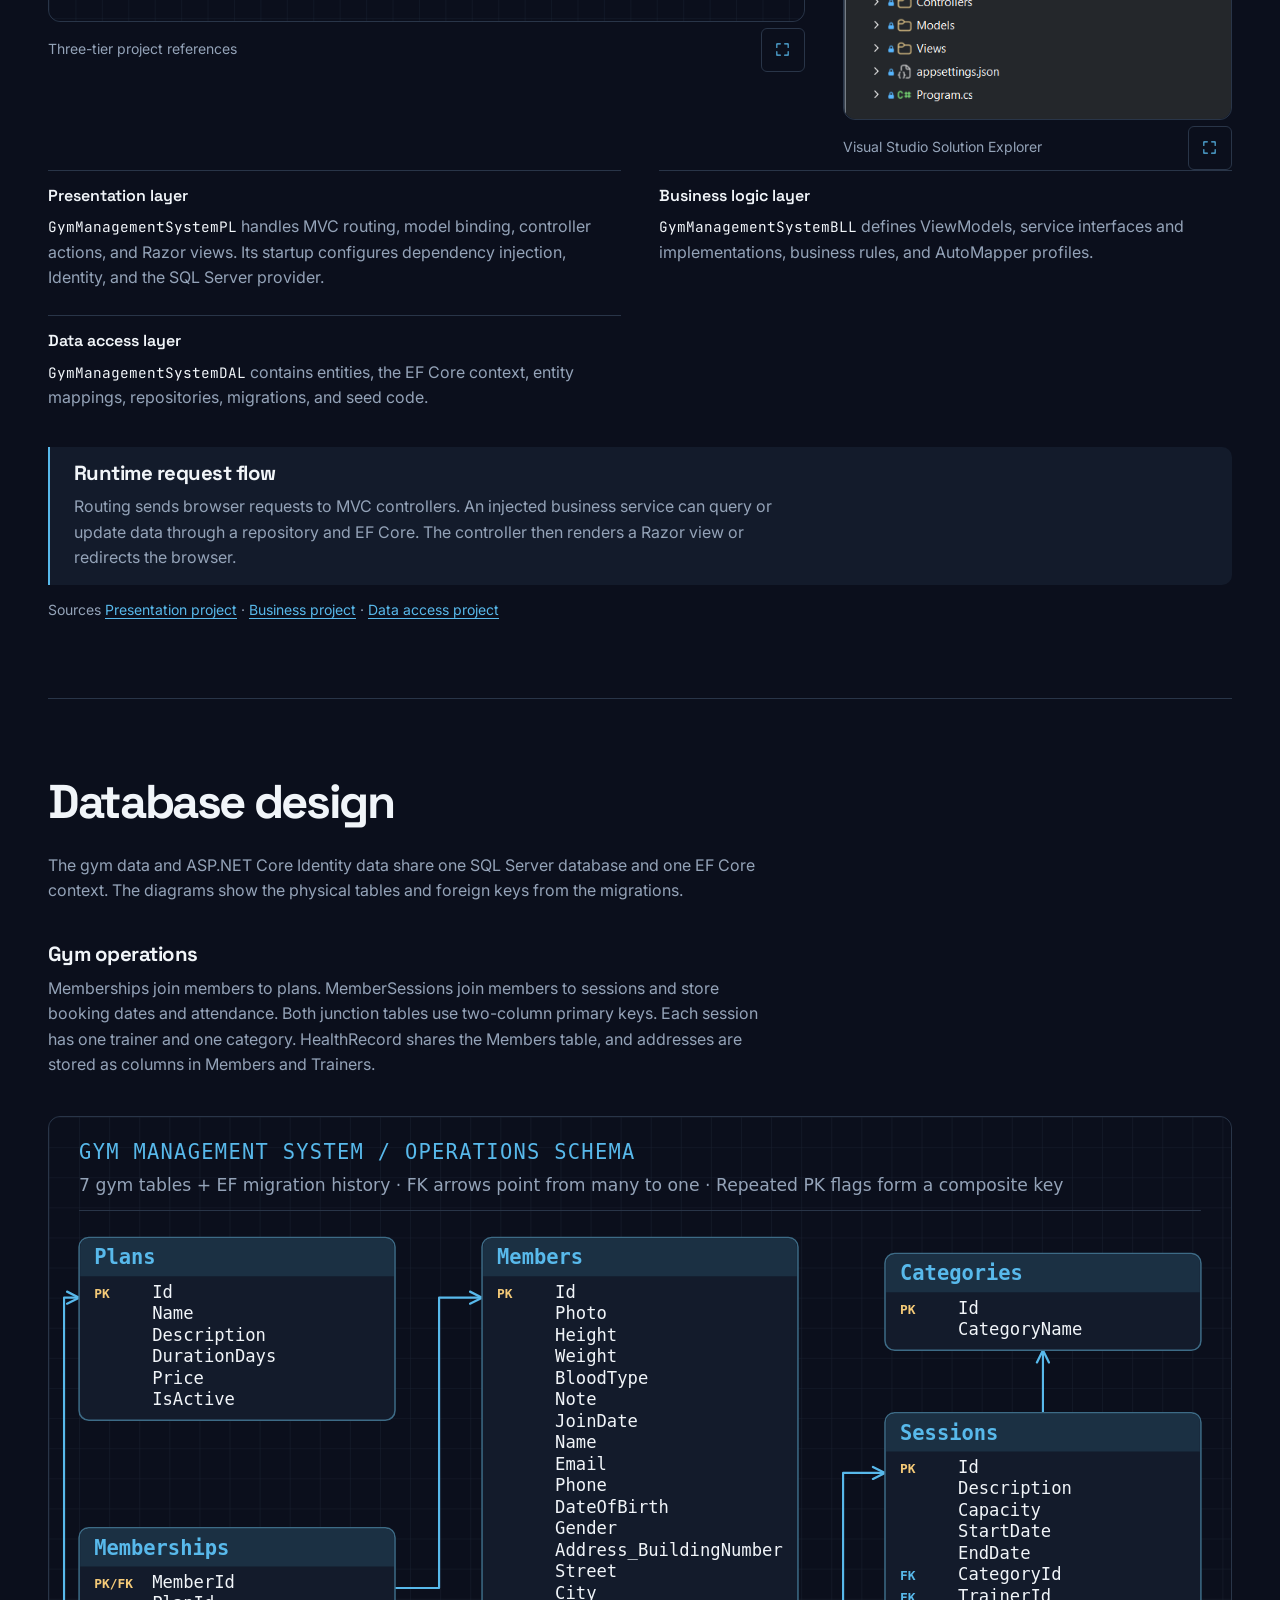
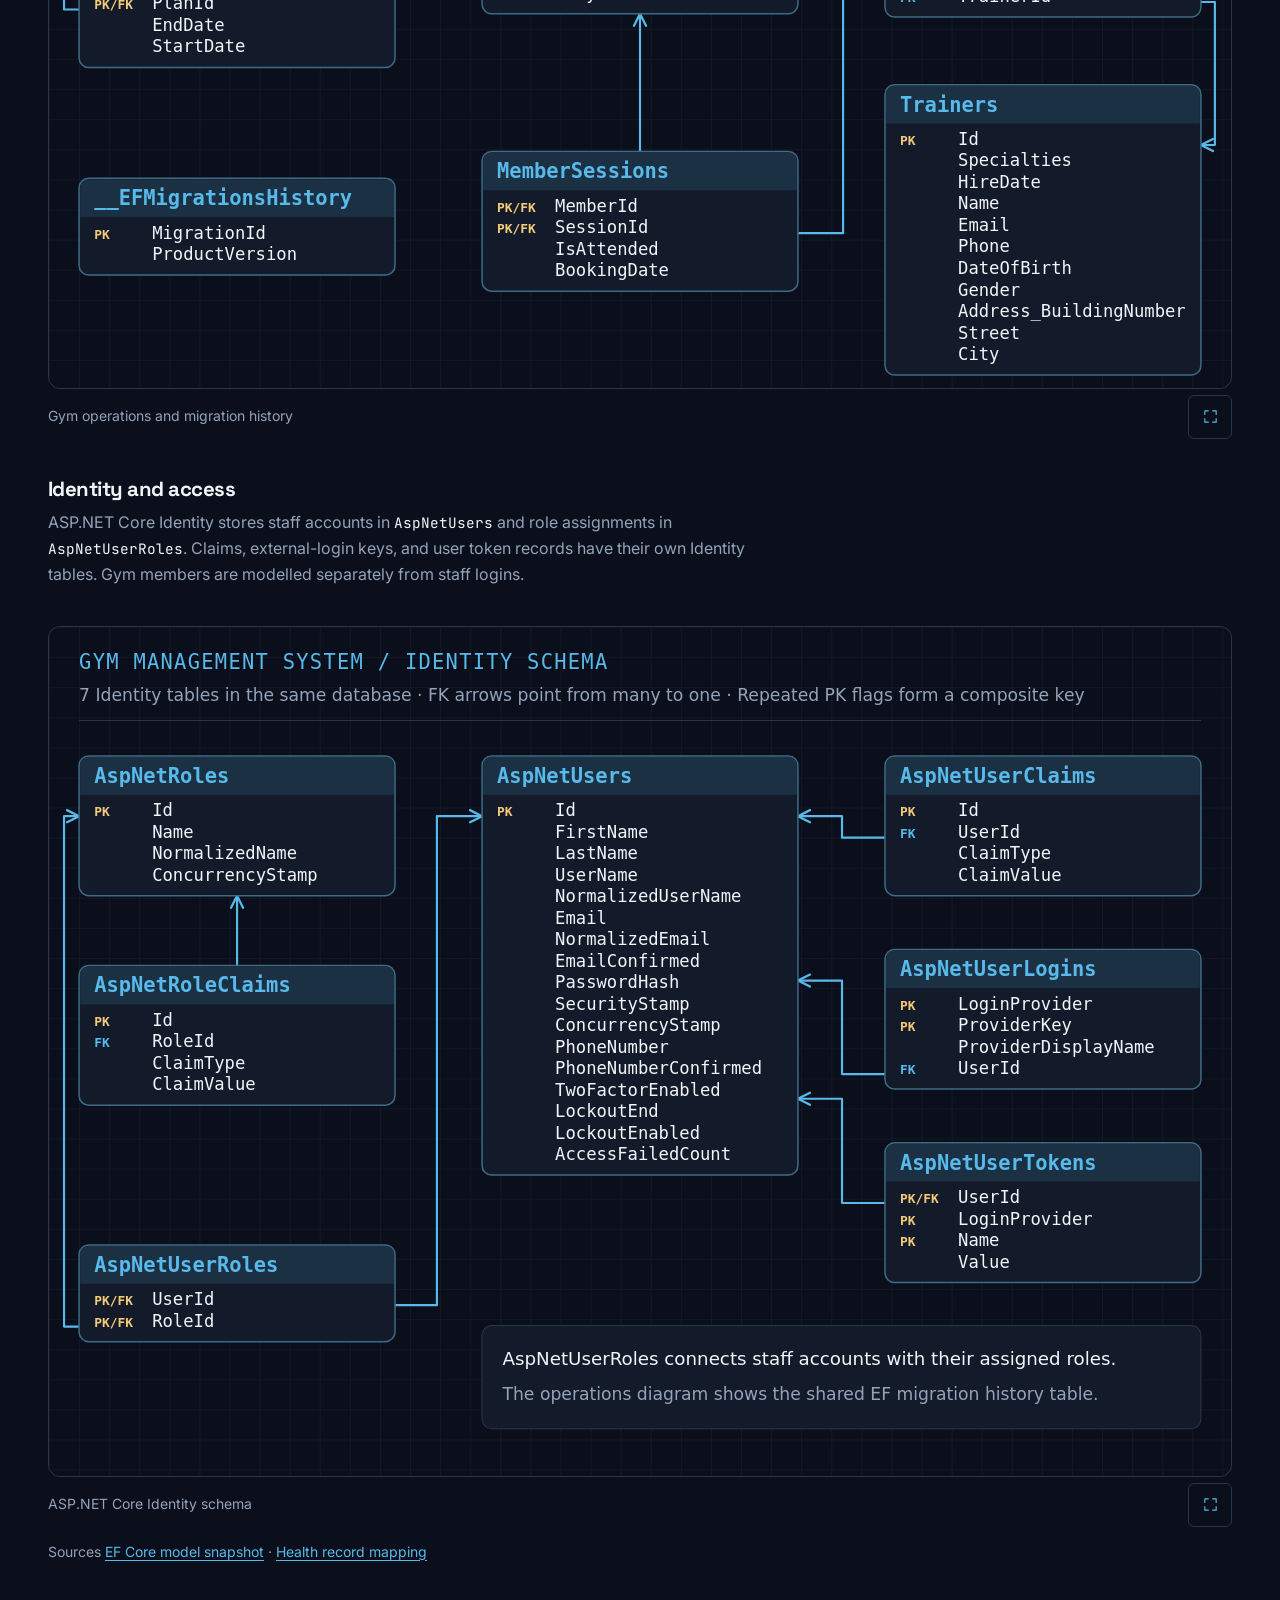
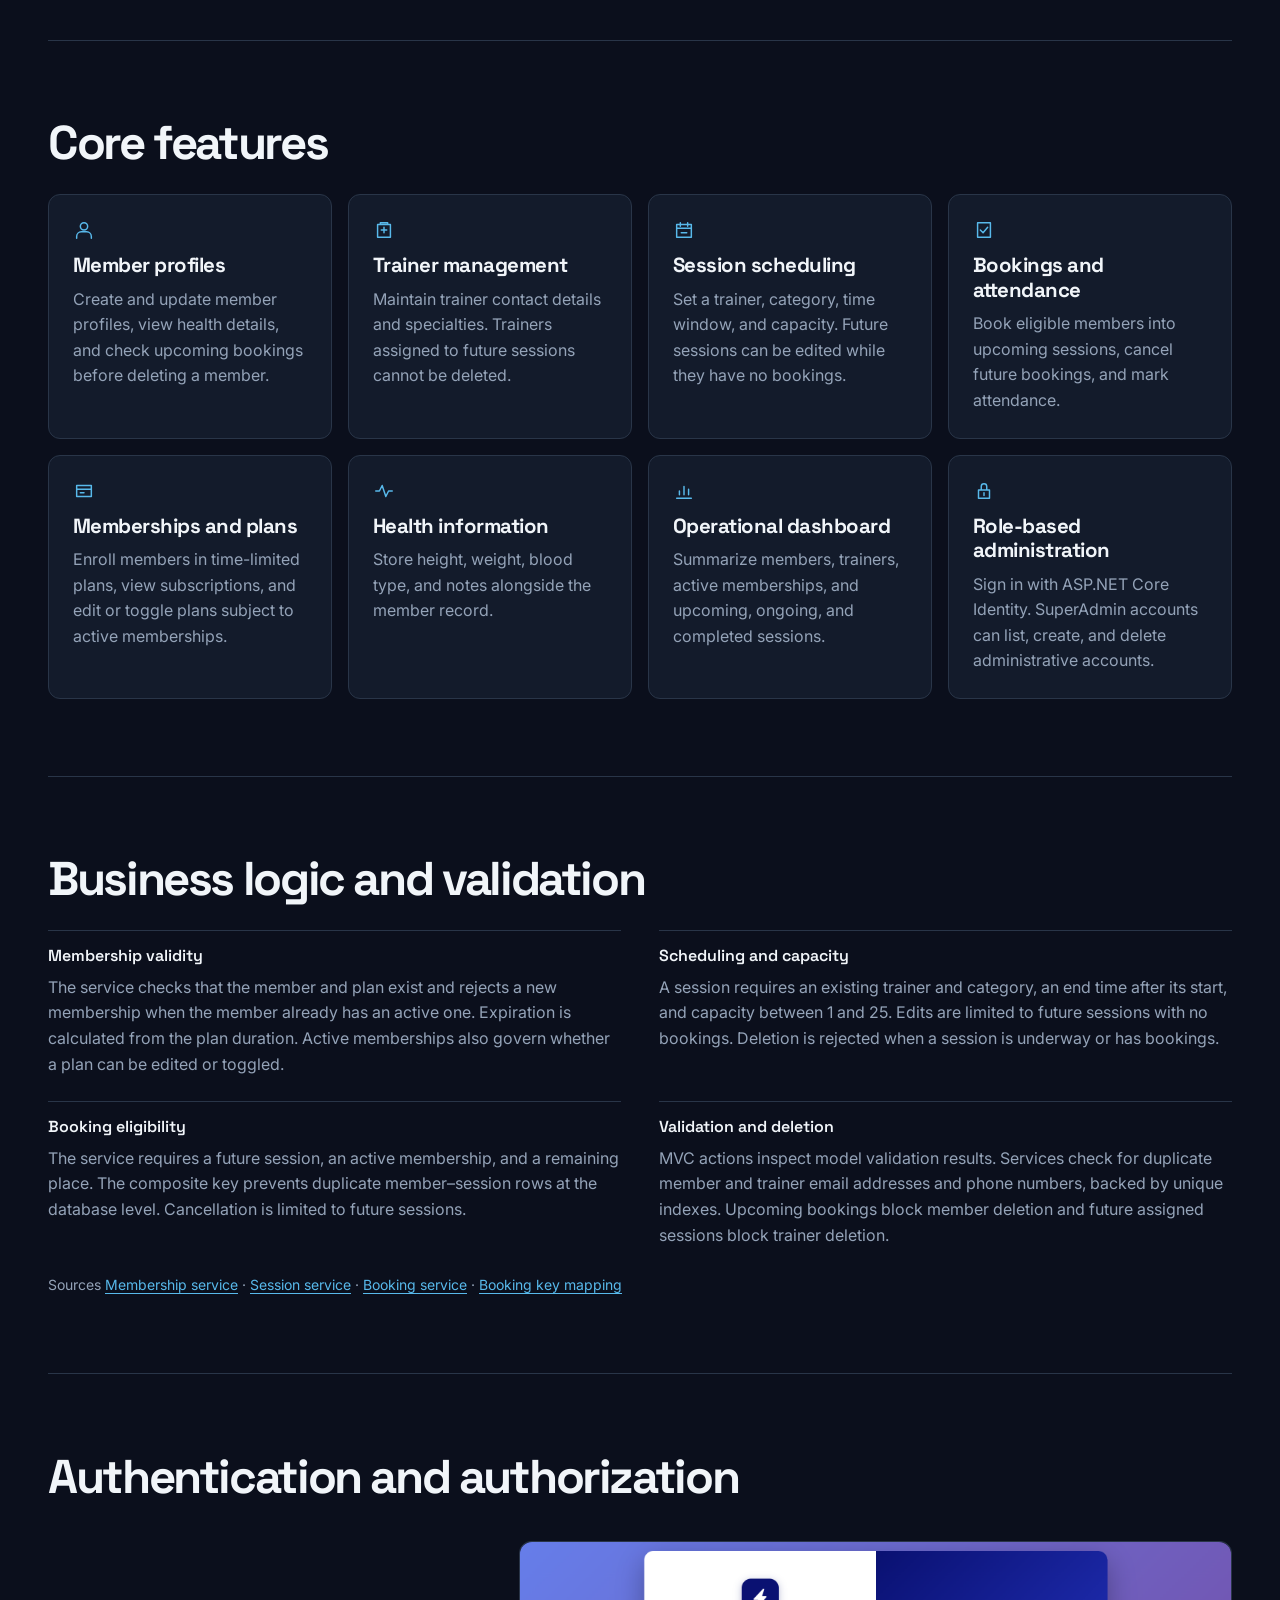
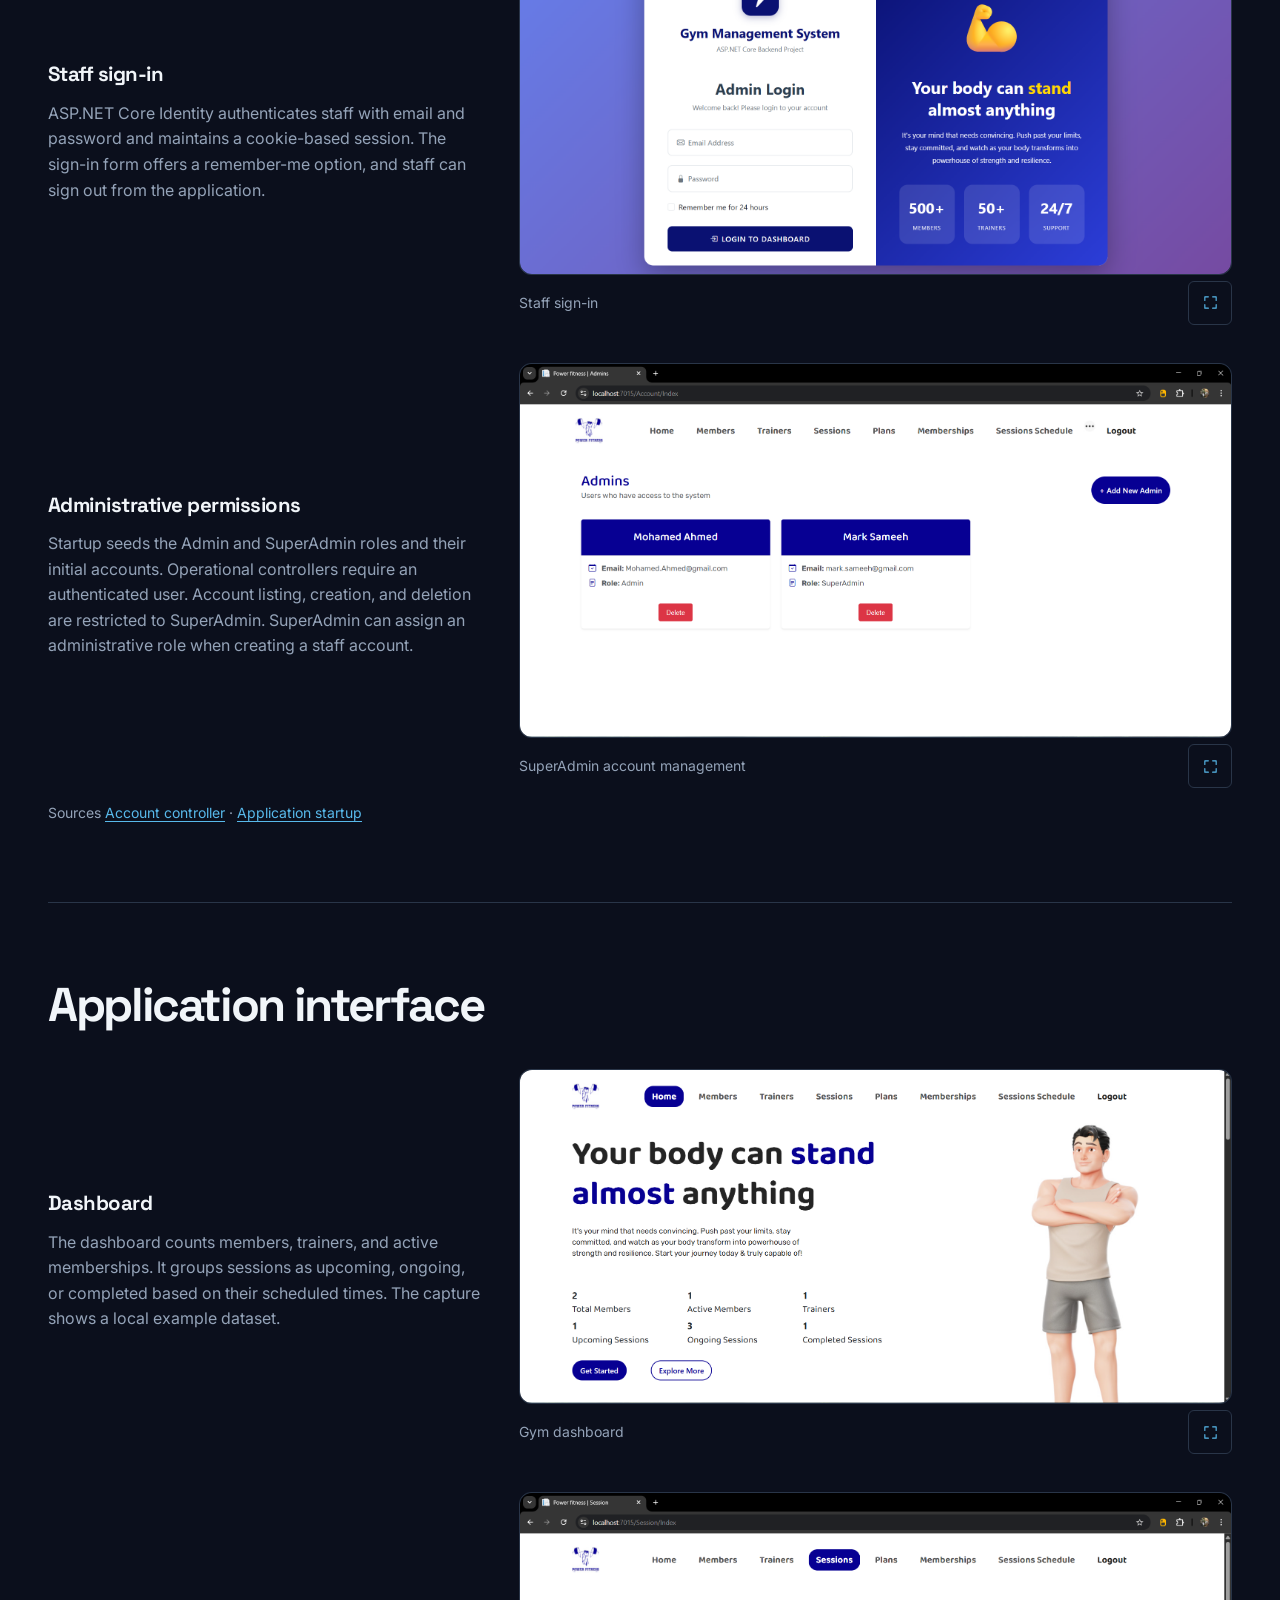
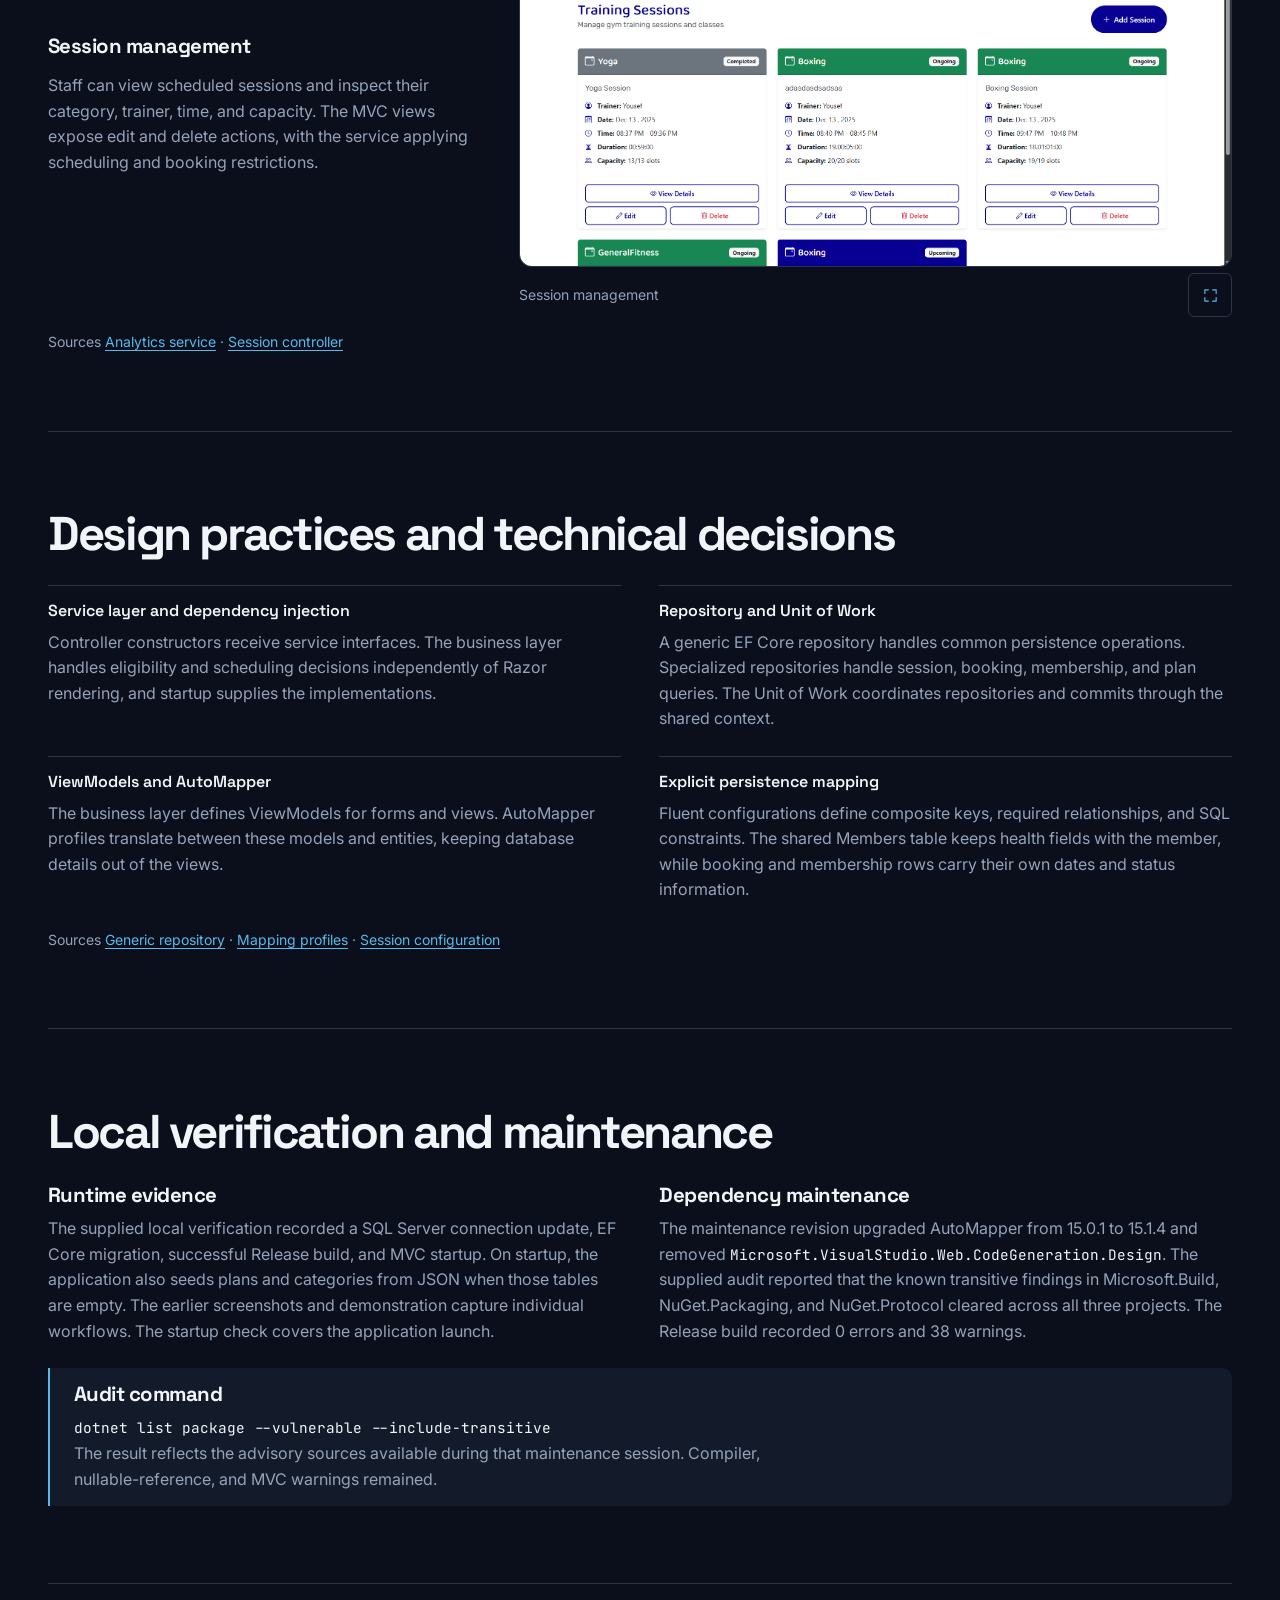
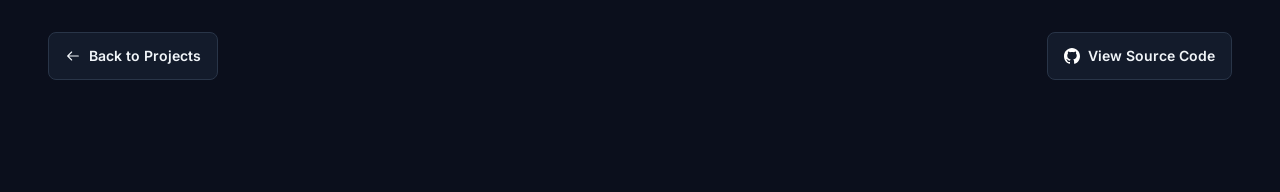
<file: projects/gym.html>
<!doctype html>
<html lang="en" dir="ltr">
  <head>
    <meta charset="utf-8">
    <meta name="viewport" content="width=device-width, initial-scale=1">
    <meta name="description" content="Gym Management System case study covering an ASP.NET Core MVC application, gym operations, booking rules, and role-based administration.">
    <title>Gym Management System | Mark Sameeh</title>
    <link rel="preconnect" href="https://fonts.googleapis.com">
    <link rel="preconnect" href="https://fonts.gstatic.com" crossorigin>
    <link rel="stylesheet" href="https://fonts.googleapis.com/css2?family=Inter:wght@400;500;600&amp;family=JetBrains+Mono:wght@400;500&amp;family=Space+Grotesk:wght@500;600;700&amp;display=swap">
    <link rel="stylesheet" href="../css/style.css">
    <link rel="stylesheet" href="../css/responsive.css">
    <link rel="stylesheet" href="../css/projects.css">
    <script src="../js/projects.js" defer></script>
  </head>
  <body>
    <a class="skip-link" href="#project-main">Skip to case study</a>
    <header class="site-header">
      <div class="container header-inner case-header">
        <a class="brand" href="../index.html#home" aria-label="Mark Sameeh, home">MS.</a>
        <nav class="case-header-links" aria-label="Project navigation">
          <a href="../index.html#projects"><svg width="16" height="16" viewBox="0 0 24 24" fill="none" stroke="currentColor" stroke-width="1.6" stroke-linecap="round" stroke-linejoin="round" aria-hidden="true"><path d="M20 12H4m0 0 6-6m-6 6 6 6" /></svg> Back to Projects</a>
        </nav>
      </div>
    </header>

    <main class="container case-main" id="project-main" tabindex="-1">
      <article class="case-study" aria-labelledby="case-title">
        <header class="hero case-hero">
          <div class="case-hero-copy">
            <p class="projects-label">PROJECT / 04</p>
            <h1 id="case-title">Gym Management System<span>.</span></h1>
            <p class="project-category">MVC Web Application</p>
            <p class="case-lead">A three-tier ASP.NET Core MVC application for managing gym members, trainers, memberships, session scheduling, bookings, and staff access.</p>
            <div class="case-actions">
              <a class="button button-primary" href="#demo"><svg width="16" height="16" viewBox="0 0 24 24" fill="none" stroke="currentColor" stroke-width="1.6" stroke-linecap="round" stroke-linejoin="round" aria-hidden="true"><path d="m9 5 11 7-11 7V5Z" /></svg> Watch Demo</a>
              <a class="button button-secondary" href="https://github.com/mark26504/gym-management-system"><img class="case-github-mark" src="../assets/icons/github-invertocat-white.svg" width="98" height="96" alt=""> Source Code</a>
            </div>
          </div>
          <figure class="case-figure case-cover">
            <a class="case-image" href="../assets/images/projects/gym-management.webp" data-image-viewer aria-label="Enlarge Promotional project cover">
              <img src="../assets/images/projects/gym-management.webp" width="1448" height="1086" alt="Illustrated gym management cover showing a sample dashboard and a three-tier architecture diagram." fetchpriority="high">
              <span class="case-enlarge"><svg width="17" height="17" viewBox="0 0 24 24" fill="none" stroke="currentColor" stroke-width="1.6" stroke-linecap="round" stroke-linejoin="round" aria-hidden="true"><path d="M9 4H4v5m11-5h5v5m0 6v5h-5M4 15v5h5" /></svg></span>
            </a>
            <figcaption>Promotional project cover</figcaption>
          </figure>
        </header>

        <ul class="about-stats case-stats" role="list" aria-label="Project highlights">
          <li class="about-stat">
            <svg class="about-stat-icon" width="20" height="20" viewBox="0 0 24 24" fill="none" stroke="currentColor" stroke-width="1.6" stroke-linecap="round" stroke-linejoin="round" aria-hidden="true"><path d="m12 3 9 5-9 5-9-5 9-5Zm-9 9 9 5 9-5m-18 4 9 5 9-5" /></svg>
            <strong class="about-stat-value">3</strong>
            <span class="about-stat-label">Solution Projects</span>
          </li>
          <li class="about-stat">
            <svg class="about-stat-icon" width="20" height="20" viewBox="0 0 24 24" fill="none" stroke="currentColor" stroke-width="1.6" stroke-linecap="round" stroke-linejoin="round" aria-hidden="true"><path d="M20 6c0 1.7-3.6 3-8 3S4 7.7 4 6s3.6-3 8-3 8 1.3 8 3Zm0 0v12c0 1.7-3.6 3-8 3s-8-1.3-8-3V6m16 6c0 1.7-3.6 3-8 3s-8-1.3-8-3" /></svg>
            <strong class="about-stat-value">15</strong>
            <span class="about-stat-label">SQL Server Tables</span>
          </li>
          <li class="about-stat">
            <svg class="about-stat-icon" width="20" height="20" viewBox="0 0 24 24" fill="none" stroke="currentColor" stroke-width="1.6" stroke-linecap="round" stroke-linejoin="round" aria-hidden="true"><path d="M6 11h12v9H6zM9 11V7a3 3 0 0 1 6 0v4m-3 3v3" /></svg>
            <strong class="about-stat-value">2</strong>
            <span class="about-stat-label">Administrative Roles</span>
          </li>
          <li class="about-stat">
            <svg class="about-stat-icon" width="20" height="20" viewBox="0 0 24 24" fill="none" stroke="currentColor" stroke-width="1.6" stroke-linecap="round" stroke-linejoin="round" aria-hidden="true"><path d="M4 5h16v14H4zM7 9l3 3-3 3m5 0h5" /></svg>
            <strong class="about-stat-value">.NET 9</strong>
            <span class="about-stat-label">Target Framework</span>
          </li>
        </ul>
        <p class="case-count">The single database contains seven gym tables, seven Identity tables, and one EF migration history table.</p>

        <nav class="case-toc" aria-label="In this case study">
          <p class="case-label">In this case study</p>
          <ul role="list">
            <li><a href="#overview">Overview</a></li>
            <li><a href="#demo">Demo</a></li>
            <li><a href="#architecture">Architecture</a></li>
            <li><a href="#database">Database</a></li>
            <li><a href="#features">Features</a></li>
            <li><a href="#rules">Business rules</a></li>
            <li><a href="#authorization">Authorization</a></li>
            <li><a href="#interface">Interface</a></li>
            <li><a href="#patterns">Design practices</a></li>
            <li><a href="#runtime">Runtime and maintenance</a></li>
          </ul>
        </nav>

        <section class="case-section" id="overview" aria-labelledby="overview-title">
          <h2 id="overview-title">Project overview</h2>
          <div class="case-grid">
            <div>
              <h3>Gym operations</h3>
              <p>Gym staff maintain member and trainer profiles, assign members to membership plans, and schedule sessions by category and trainer. The application tracks bookings, attendance, and current membership status.</p>
            </div>
            <div>
              <h3>Staff administration</h3>
              <p>Staff work in a server-rendered MVC interface with operational totals and protected management screens. SuperAdmin accounts also manage staff logins and assign administrative roles.</p>
            </div>
          </div>
          <div class="case-stack">
            <h3>Technology stack</h3>
            <ul class="project-tags" role="list" aria-label="Technologies">
              <li>C#</li>
              <li>.NET 9</li>
              <li>ASP.NET Core MVC</li>
              <li>Razor</li>
              <li>ASP.NET Core Identity</li>
              <li>EF Core</li>
              <li>SQL Server</li>
              <li>AutoMapper</li>
            </ul>
          </div>
        </section>

        <section class="case-section" id="demo" aria-labelledby="demo-title">
          <h2 id="demo-title">Project demonstration</h2>
          <p class="case-intro">The walkthrough shows staff sign-in, member and trainer management, session scheduling, bookings, memberships, and administrative screens with fictional test data.</p>
          <figure class="case-figure case-video">
            <video controls playsinline preload="metadata" width="1920" height="1080" style="aspect-ratio: 1920 / 1080" poster="../assets/images/projects/gym-management.webp" aria-label="Gym Management System demonstration">
              <source src="../assets/videos/gym/gym-demo-public.mp4" type="video/mp4">
              <a href="../assets/videos/gym/gym-demo-public.mp4">Open the Gym Management System demo video</a>.
            </video>
            <figcaption>Full application walkthrough · 2:45</figcaption>
          </figure>
        </section>

        <section class="case-section" id="architecture" aria-labelledby="architecture-title">
          <h2 id="architecture-title">System architecture</h2>
          <p class="case-intro">Three .NET 9 projects separate HTTP handling, business rules, and storage. The solid arrows follow the direct references in the project files. The dashed arrow shows database access at runtime.</p>
          <div class="case-architecture-media">
            <figure class="case-figure">
              <a class="case-image" href="../assets/images/projects/gym/architecture.svg" data-image-viewer aria-label="Enlarge Three-tier project references">
                <img src="../assets/images/projects/gym/architecture.svg" width="800" height="535" alt="Two direct project references connect the MVC presentation layer to the business layer and the business layer to data access. A dashed arrow connects data access to SQL Server at runtime." loading="lazy" decoding="async">
                <span class="case-enlarge"><svg width="17" height="17" viewBox="0 0 24 24" fill="none" stroke="currentColor" stroke-width="1.6" stroke-linecap="round" stroke-linejoin="round" aria-hidden="true"><path d="M9 4H4v5m11-5h5v5m0 6v5h-5M4 15v5h5" /></svg></span>
              </a>
              <figcaption>Three-tier project references</figcaption>
            </figure>
            <figure class="case-figure case-solution">
              <a class="case-image" href="../assets/images/projects/gym/solution-explorer.png" data-image-viewer aria-label="Enlarge Visual Studio Solution Explorer">
                <img src="../assets/images/projects/gym/solution-explorer.png" width="501" height="780" alt="Visual Studio Solution Explorer showing the presentation, business logic, and data access projects and their folder structure." loading="lazy" decoding="async">
                <span class="case-enlarge"><svg width="17" height="17" viewBox="0 0 24 24" fill="none" stroke="currentColor" stroke-width="1.6" stroke-linecap="round" stroke-linejoin="round" aria-hidden="true"><path d="M9 4H4v5m11-5h5v5m0 6v5h-5M4 15v5h5" /></svg></span>
              </a>
              <figcaption>Visual Studio Solution Explorer</figcaption>
            </figure>
          </div>
          <dl class="case-definitions case-stack">
            <div><dt>Presentation layer</dt><dd><code>GymManagementSystemPL</code> handles MVC routing, model binding, controller actions, and Razor views. Its startup configures dependency injection, Identity, and the SQL Server provider.</dd></div>
            <div><dt>Business logic layer</dt><dd><code>GymManagementSystemBLL</code> defines ViewModels, service interfaces and implementations, business rules, and AutoMapper profiles.</dd></div>
            <div><dt>Data access layer</dt><dd><code>GymManagementSystemDAL</code> contains entities, the EF Core context, entity mappings, repositories, migrations, and seed code.</dd></div>
          </dl>
          <div class="case-callout">
            <h3>Runtime request flow</h3>
            <p>Routing sends browser requests to MVC controllers. An injected business service can query or update data through a repository and EF Core. The controller then renders a Razor view or redirects the browser.</p>
          </div>
          <p class="case-evidence">Sources <a href="https://github.com/mark26504/gym-management-system/blob/dcd95e6b8b68471dbdd5953428a115c4612ed019/GymManagementSystemPL/GymManagementSystemPL.csproj">Presentation project</a> · <a href="https://github.com/mark26504/gym-management-system/blob/dcd95e6b8b68471dbdd5953428a115c4612ed019/GymManagementSystemBLL/GymManagementSystemBLL.csproj">Business project</a> · <a href="https://github.com/mark26504/gym-management-system/blob/dcd95e6b8b68471dbdd5953428a115c4612ed019/GymManagementSystemDAL/GymManagementSystemDAL.csproj">Data access project</a></p>
        </section>

        <section class="case-section" id="database" aria-labelledby="database-title">
          <h2 id="database-title">Database design</h2>
          <p class="case-intro">The gym data and ASP.NET Core Identity data share one SQL Server database and one EF Core context. The diagrams show the physical tables and foreign keys from the migrations.</p>
          <div class="case-stack">
            <h3>Gym operations</h3>
            <p class="case-intro">Memberships join members to plans. MemberSessions join members to sessions and store booking dates and attendance. Both junction tables use two-column primary keys. Each session has one trainer and one category. HealthRecord shares the Members table, and addresses are stored as columns in Members and Trainers.</p>
            <figure class="case-figure">
              <a class="case-image" href="../assets/images/projects/gym/schema-domain.svg" data-image-viewer aria-label="Enlarge Gym operations and migration history">
                <img src="../assets/images/projects/gym/schema-domain.svg" width="1100" height="810" alt="Seven gym tables with columns, primary keys, and six foreign keys. Members stores health and address columns. Memberships and MemberSessions have composite keys. Migration history is also shown." loading="lazy" decoding="async">
                <span class="case-enlarge"><svg width="17" height="17" viewBox="0 0 24 24" fill="none" stroke="currentColor" stroke-width="1.6" stroke-linecap="round" stroke-linejoin="round" aria-hidden="true"><path d="M9 4H4v5m11-5h5v5m0 6v5h-5M4 15v5h5" /></svg></span>
              </a>
              <figcaption>Gym operations and migration history</figcaption>
            </figure>
          </div>
          <div class="case-stack">
            <h3>Identity and access</h3>
            <p class="case-intro">ASP.NET Core Identity stores staff accounts in <code>AspNetUsers</code> and role assignments in <code>AspNetUserRoles</code>. Claims, external-login keys, and user token records have their own Identity tables. Gym members are modelled separately from staff logins.</p>
            <figure class="case-figure">
              <a class="case-image" href="../assets/images/projects/gym/schema-identity.svg" data-image-viewer aria-label="Enlarge ASP.NET Core Identity schema">
                <img src="../assets/images/projects/gym/schema-identity.svg" width="1100" height="790" alt="Seven Identity tables showing account, role, claim, login, and token columns and their keys. AspNetUserRoles links administrative users to roles." loading="lazy" decoding="async">
                <span class="case-enlarge"><svg width="17" height="17" viewBox="0 0 24 24" fill="none" stroke="currentColor" stroke-width="1.6" stroke-linecap="round" stroke-linejoin="round" aria-hidden="true"><path d="M9 4H4v5m11-5h5v5m0 6v5h-5M4 15v5h5" /></svg></span>
              </a>
              <figcaption>ASP.NET Core Identity schema</figcaption>
            </figure>
          </div>
          <p class="case-evidence">Sources <a href="https://github.com/mark26504/gym-management-system/blob/dcd95e6b8b68471dbdd5953428a115c4612ed019/GymManagementSystemDAL/Migrations/GymManagementSystemDbContextModelSnapshot.cs">EF Core model snapshot</a> · <a href="https://github.com/mark26504/gym-management-system/blob/dcd95e6b8b68471dbdd5953428a115c4612ed019/GymManagementSystemDAL/Data/Configuration/HealthRecordConfiguration.cs">Health record mapping</a></p>
        </section>

        <section class="case-section" id="features" aria-labelledby="features-title">
          <h2 id="features-title">Core features</h2>
          <ul class="case-features" role="list">
            <li>
              <svg class="case-feature-icon" width="22" height="22" viewBox="0 0 24 24" fill="none" stroke="currentColor" stroke-width="1.6" stroke-linecap="round" stroke-linejoin="round" aria-hidden="true"><path d="M16 8a4 4 0 1 1-8 0 4 4 0 0 1 8 0ZM4 21v-2a5 5 0 0 1 5-5h6a5 5 0 0 1 5 5v2" /></svg>
              <h3>Member profiles</h3>
              <p>Create and update member profiles, view health details, and check upcoming bookings before deleting a member.</p>
            </li>
            <li>
              <svg class="case-feature-icon" width="22" height="22" viewBox="0 0 24 24" fill="none" stroke="currentColor" stroke-width="1.6" stroke-linecap="round" stroke-linejoin="round" aria-hidden="true"><path d="M5 6h14v14H5zM8 6V4h8v2M9 12h6m-3-3v6" /></svg>
              <h3>Trainer management</h3>
              <p>Maintain trainer contact details and specialties. Trainers assigned to future sessions cannot be deleted.</p>
            </li>
            <li>
              <svg class="case-feature-icon" width="22" height="22" viewBox="0 0 24 24" fill="none" stroke="currentColor" stroke-width="1.6" stroke-linecap="round" stroke-linejoin="round" aria-hidden="true"><path d="M4 6h16v14H4zM8 4v4m8-4v4M4 10h16m-11 5h6" /></svg>
              <h3>Session scheduling</h3>
              <p>Set a trainer, category, time window, and capacity. Future sessions can be edited while they have no bookings.</p>
            </li>
            <li>
              <svg class="case-feature-icon" width="22" height="22" viewBox="0 0 24 24" fill="none" stroke="currentColor" stroke-width="1.6" stroke-linecap="round" stroke-linejoin="round" aria-hidden="true"><path d="M5 4h14v16H5zM8 12l3 3 5-6" /></svg>
              <h3>Bookings and attendance</h3>
              <p>Book eligible members into upcoming sessions, cancel future bookings, and mark attendance.</p>
            </li>
            <li>
              <svg class="case-feature-icon" width="22" height="22" viewBox="0 0 24 24" fill="none" stroke="currentColor" stroke-width="1.6" stroke-linecap="round" stroke-linejoin="round" aria-hidden="true"><path d="M4 6h16v12H4zM4 10h16m-12 4h4" /></svg>
              <h3>Memberships and plans</h3>
              <p>Enroll members in time-limited plans, view subscriptions, and edit or toggle plans subject to active memberships.</p>
            </li>
            <li>
              <svg class="case-feature-icon" width="22" height="22" viewBox="0 0 24 24" fill="none" stroke="currentColor" stroke-width="1.6" stroke-linecap="round" stroke-linejoin="round" aria-hidden="true"><path d="M3 12h4l3-6 4 12 3-6h4" /></svg>
              <h3>Health information</h3>
              <p>Store height, weight, blood type, and notes alongside the member record.</p>
            </li>
            <li>
              <svg class="case-feature-icon" width="22" height="22" viewBox="0 0 24 24" fill="none" stroke="currentColor" stroke-width="1.6" stroke-linecap="round" stroke-linejoin="round" aria-hidden="true"><path d="M4 20h16M7 16v-4m5 4V7m5 9v-6" /></svg>
              <h3>Operational dashboard</h3>
              <p>Summarize members, trainers, active memberships, and upcoming, ongoing, and completed sessions.</p>
            </li>
            <li>
              <svg class="case-feature-icon" width="22" height="22" viewBox="0 0 24 24" fill="none" stroke="currentColor" stroke-width="1.6" stroke-linecap="round" stroke-linejoin="round" aria-hidden="true"><path d="M6 11h12v9H6zM9 11V7a3 3 0 0 1 6 0v4m-3 3v3" /></svg>
              <h3>Role-based administration</h3>
              <p>Sign in with ASP.NET Core Identity. SuperAdmin accounts can list, create, and delete administrative accounts.</p>
            </li>
          </ul>
        </section>

        <section class="case-section" id="rules" aria-labelledby="rules-title">
          <h2 id="rules-title">Business logic and validation</h2>
          <dl class="case-definitions">
            <div><dt>Membership validity</dt><dd>The service checks that the member and plan exist and rejects a new membership when the member already has an active one. Expiration is calculated from the plan duration. Active memberships also govern whether a plan can be edited or toggled.</dd></div>
            <div><dt>Scheduling and capacity</dt><dd>A session requires an existing trainer and category, an end time after its start, and capacity between 1 and 25. Edits are limited to future sessions with no bookings. Deletion is rejected when a session is underway or has bookings.</dd></div>
            <div><dt>Booking eligibility</dt><dd>The service requires a future session, an active membership, and a remaining place. The composite key prevents duplicate member–session rows at the database level. Cancellation is limited to future sessions.</dd></div>
            <div><dt>Validation and deletion</dt><dd>MVC actions inspect model validation results. Services check for duplicate member and trainer email addresses and phone numbers, backed by unique indexes. Upcoming bookings block member deletion and future assigned sessions block trainer deletion.</dd></div>
          </dl>
          <p class="case-evidence">Sources <a href="https://github.com/mark26504/gym-management-system/blob/dcd95e6b8b68471dbdd5953428a115c4612ed019/GymManagementSystemBLL/Services/Classes/MembershipServices.cs">Membership service</a> · <a href="https://github.com/mark26504/gym-management-system/blob/dcd95e6b8b68471dbdd5953428a115c4612ed019/GymManagementSystemBLL/Services/Classes/SessionServices.cs">Session service</a> · <a href="https://github.com/mark26504/gym-management-system/blob/dcd95e6b8b68471dbdd5953428a115c4612ed019/GymManagementSystemBLL/Services/Classes/BookingServices.cs">Booking service</a> · <a href="https://github.com/mark26504/gym-management-system/blob/dcd95e6b8b68471dbdd5953428a115c4612ed019/GymManagementSystemDAL/Data/Configuration/MemberSessionConfiguration.cs">Booking key mapping</a></p>
        </section>

        <section class="case-section" id="authorization" aria-labelledby="authorization-title">
          <h2 id="authorization-title">Authentication and authorization</h2>
          <div class="case-split case-split--centered case-stack">
            <div class="case-copy">
              <h3>Staff sign-in</h3>
              <p>ASP.NET Core Identity authenticates staff with email and password and maintains a cookie-based session. The sign-in form offers a remember-me option, and staff can sign out from the application.</p>
            </div>
            <figure class="case-figure">
              <a class="case-image" href="../assets/images/projects/gym/login.png" data-image-viewer aria-label="Enlarge Staff sign-in">
                <img src="../assets/images/projects/gym/login.png" width="1918" height="896" alt="Gym Management System sign-in screen with empty email and password fields." loading="lazy" decoding="async">
                <span class="case-enlarge"><svg width="17" height="17" viewBox="0 0 24 24" fill="none" stroke="currentColor" stroke-width="1.6" stroke-linecap="round" stroke-linejoin="round" aria-hidden="true"><path d="M9 4H4v5m11-5h5v5m0 6v5h-5M4 15v5h5" /></svg></span>
              </a>
              <figcaption>Staff sign-in</figcaption>
            </figure>
          </div>
          <div class="case-split case-split--centered case-stack">
            <div class="case-copy">
              <h3>Administrative permissions</h3>
              <p>Startup seeds the Admin and SuperAdmin roles and their initial accounts. Operational controllers require an authenticated user. Account listing, creation, and deletion are restricted to SuperAdmin. SuperAdmin can assign an administrative role when creating a staff account.</p>
            </div>
            <figure class="case-figure">
              <a class="case-image" href="../assets/images/projects/gym/admins.png" data-image-viewer aria-label="Enlarge SuperAdmin account management">
                <img src="../assets/images/projects/gym/admins.png" width="1919" height="1008" alt="MVC admin management view with fictional Admin and SuperAdmin accounts and controls for adding or removing administrators." loading="lazy" decoding="async">
                <span class="case-enlarge"><svg width="17" height="17" viewBox="0 0 24 24" fill="none" stroke="currentColor" stroke-width="1.6" stroke-linecap="round" stroke-linejoin="round" aria-hidden="true"><path d="M9 4H4v5m11-5h5v5m0 6v5h-5M4 15v5h5" /></svg></span>
              </a>
              <figcaption>SuperAdmin account management</figcaption>
            </figure>
          </div>
          <p class="case-evidence">Sources <a href="https://github.com/mark26504/gym-management-system/blob/dcd95e6b8b68471dbdd5953428a115c4612ed019/GymManagementSystemPL/Controllers/AccountController.cs">Account controller</a> · <a href="https://github.com/mark26504/gym-management-system/blob/dcd95e6b8b68471dbdd5953428a115c4612ed019/GymManagementSystemPL/Program.cs">Application startup</a></p>
        </section>

        <section class="case-section" id="interface" aria-labelledby="interface-title">
          <h2 id="interface-title">Application interface</h2>
          <div class="case-split case-split--centered case-stack">
            <div class="case-copy">
              <h3>Dashboard</h3>
              <p>The dashboard counts members, trainers, and active memberships. It groups sessions as upcoming, ongoing, or completed based on their scheduled times. The capture shows a local example dataset.</p>
            </div>
            <figure class="case-figure">
              <a class="case-image" href="../assets/images/projects/gym/dashboard.png" data-image-viewer aria-label="Enlarge Gym dashboard">
                <img src="../assets/images/projects/gym/dashboard.png" width="1919" height="899" alt="Gym management dashboard with counts for members, trainers, active memberships, and sessions grouped by status." loading="lazy" decoding="async">
                <span class="case-enlarge"><svg width="17" height="17" viewBox="0 0 24 24" fill="none" stroke="currentColor" stroke-width="1.6" stroke-linecap="round" stroke-linejoin="round" aria-hidden="true"><path d="M9 4H4v5m11-5h5v5m0 6v5h-5M4 15v5h5" /></svg></span>
              </a>
              <figcaption>Gym dashboard</figcaption>
            </figure>
          </div>
          <div class="case-split case-split--centered case-stack">
            <div class="case-copy">
              <h3>Session management</h3>
              <p>Staff can view scheduled sessions and inspect their category, trainer, time, and capacity. The MVC views expose edit and delete actions, with the service applying scheduling and booking restrictions.</p>
            </div>
            <figure class="case-figure">
              <a class="case-image" href="../assets/images/projects/gym/sessions.png" data-image-viewer aria-label="Enlarge Session management">
                <img src="../assets/images/projects/gym/sessions.png" width="1919" height="1007" alt="Session management screen with fictional trainers, scheduled times, capacity, and management actions." loading="lazy" decoding="async">
                <span class="case-enlarge"><svg width="17" height="17" viewBox="0 0 24 24" fill="none" stroke="currentColor" stroke-width="1.6" stroke-linecap="round" stroke-linejoin="round" aria-hidden="true"><path d="M9 4H4v5m11-5h5v5m0 6v5h-5M4 15v5h5" /></svg></span>
              </a>
              <figcaption>Session management</figcaption>
            </figure>
          </div>
          <p class="case-evidence">Sources <a href="https://github.com/mark26504/gym-management-system/blob/dcd95e6b8b68471dbdd5953428a115c4612ed019/GymManagementSystemBLL/Services/Classes/AnalyticsServices.cs">Analytics service</a> · <a href="https://github.com/mark26504/gym-management-system/blob/dcd95e6b8b68471dbdd5953428a115c4612ed019/GymManagementSystemPL/Controllers/SessionController.cs">Session controller</a></p>
        </section>

        <section class="case-section" id="patterns" aria-labelledby="patterns-title">
          <h2 id="patterns-title">Design practices and technical decisions</h2>
          <dl class="case-definitions">
            <div><dt>Service layer and dependency injection</dt><dd>Controller constructors receive service interfaces. The business layer handles eligibility and scheduling decisions independently of Razor rendering, and startup supplies the implementations.</dd></div>
            <div><dt>Repository and Unit of Work</dt><dd>A generic EF Core repository handles common persistence operations. Specialized repositories handle session, booking, membership, and plan queries. The Unit of Work coordinates repositories and commits through the shared context.</dd></div>
            <div><dt>ViewModels and AutoMapper</dt><dd>The business layer defines ViewModels for forms and views. AutoMapper profiles translate between these models and entities, keeping database details out of the views.</dd></div>
            <div><dt>Explicit persistence mapping</dt><dd>Fluent configurations define composite keys, required relationships, and SQL constraints. The shared Members table keeps health fields with the member, while booking and membership rows carry their own dates and status information.</dd></div>
          </dl>
          <p class="case-evidence">Sources <a href="https://github.com/mark26504/gym-management-system/blob/dcd95e6b8b68471dbdd5953428a115c4612ed019/GymManagementSystemDAL/Repositories/Classes/GenericRepository.cs">Generic repository</a> · <a href="https://github.com/mark26504/gym-management-system/blob/dcd95e6b8b68471dbdd5953428a115c4612ed019/GymManagementSystemBLL/AutoMapper/MappingProfiles.cs">Mapping profiles</a> · <a href="https://github.com/mark26504/gym-management-system/blob/dcd95e6b8b68471dbdd5953428a115c4612ed019/GymManagementSystemDAL/Data/Configuration/SessionConfiguration.cs">Session configuration</a></p>
        </section>

        <section class="case-section" id="runtime" aria-labelledby="runtime-title">
          <h2 id="runtime-title">Local verification and maintenance</h2>
          <div class="case-grid">
            <div>
              <h3>Runtime evidence</h3>
              <p>The supplied local verification recorded a SQL Server connection update, EF Core migration, successful Release build, and MVC startup. On startup, the application also seeds plans and categories from JSON when those tables are empty. The earlier screenshots and demonstration capture individual workflows. The startup check covers the application launch.</p>
            </div>
            <div>
              <h3>Dependency maintenance</h3>
              <p>The maintenance revision upgraded AutoMapper from 15.0.1 to 15.1.4 and removed <code>Microsoft.VisualStudio.Web.CodeGeneration.Design</code>. The supplied audit reported that the known transitive findings in Microsoft.Build, NuGet.Packaging, and NuGet.Protocol cleared across all three projects. The Release build recorded 0 errors and 38 warnings.</p>
            </div>
          </div>
          <div class="case-callout">
            <h3>Audit command</h3>
            <p><code>dotnet list package --vulnerable --include-transitive</code></p>
            <p>The result reflects the advisory sources available during that maintenance session. Compiler, nullable-reference, and MVC warnings remained.</p>
          </div>
        </section>
      </article>

      <footer class="case-footer">
        <nav aria-label="Case study links">
          <a class="button button-secondary" href="../index.html#projects"><svg width="16" height="16" viewBox="0 0 24 24" fill="none" stroke="currentColor" stroke-width="1.6" stroke-linecap="round" stroke-linejoin="round" aria-hidden="true"><path d="M20 12H4m0 0 6-6m-6 6 6 6" /></svg> Back to Projects</a>
          <div class="case-actions">
            <a class="button button-secondary" href="https://github.com/mark26504/gym-management-system"><img class="case-github-mark" src="../assets/icons/github-invertocat-white.svg" width="98" height="96" alt=""> View Source Code</a>
          </div>
        </nav>
      </footer>
    </main>

    <dialog class="case-viewer" aria-labelledby="case-viewer-title" aria-describedby="case-viewer-instructions">
      <header class="case-viewer-header">
        <h2 id="case-viewer-title">Image viewer</h2>
        <div class="case-viewer-actions" role="group" aria-label="Image viewing controls">
          <button type="button" data-zoom-out aria-label="Zoom out"><svg width="20" height="20" viewBox="0 0 24 24" fill="none" stroke="currentColor" stroke-width="1.6" stroke-linecap="round" stroke-linejoin="round" aria-hidden="true"><path d="M5 12h14" /></svg></button>
          <button type="button" data-zoom-reset aria-label="Reset zoom to fit">Fit</button>
          <button type="button" data-zoom-in aria-label="Zoom in"><svg width="20" height="20" viewBox="0 0 24 24" fill="none" stroke="currentColor" stroke-width="1.6" stroke-linecap="round" stroke-linejoin="round" aria-hidden="true"><path d="M5 12h14M12 5v14" /></svg></button>
          <button type="button" data-viewer-close aria-label="Close image viewer" autofocus><svg width="20" height="20" viewBox="0 0 24 24" fill="none" stroke="currentColor" stroke-width="1.6" stroke-linecap="round" stroke-linejoin="round" aria-hidden="true"><path d="m6 6 12 12M18 6 6 18" /></svg></button>
        </div>
      </header>
      <p class="visually-hidden" id="case-viewer-instructions">When zoomed, use arrow keys, drag, or swipe in the image area to pan. Press Escape to close.</p>
      <output class="case-viewer-status" aria-live="polite">Fit · 100%</output>
      <div class="case-viewer-stage" tabindex="0" role="region" aria-label="Scrollable image area">
        <div class="case-viewer-canvas"></div>
      </div>
    </dialog>
  </body>
</html>
</file>
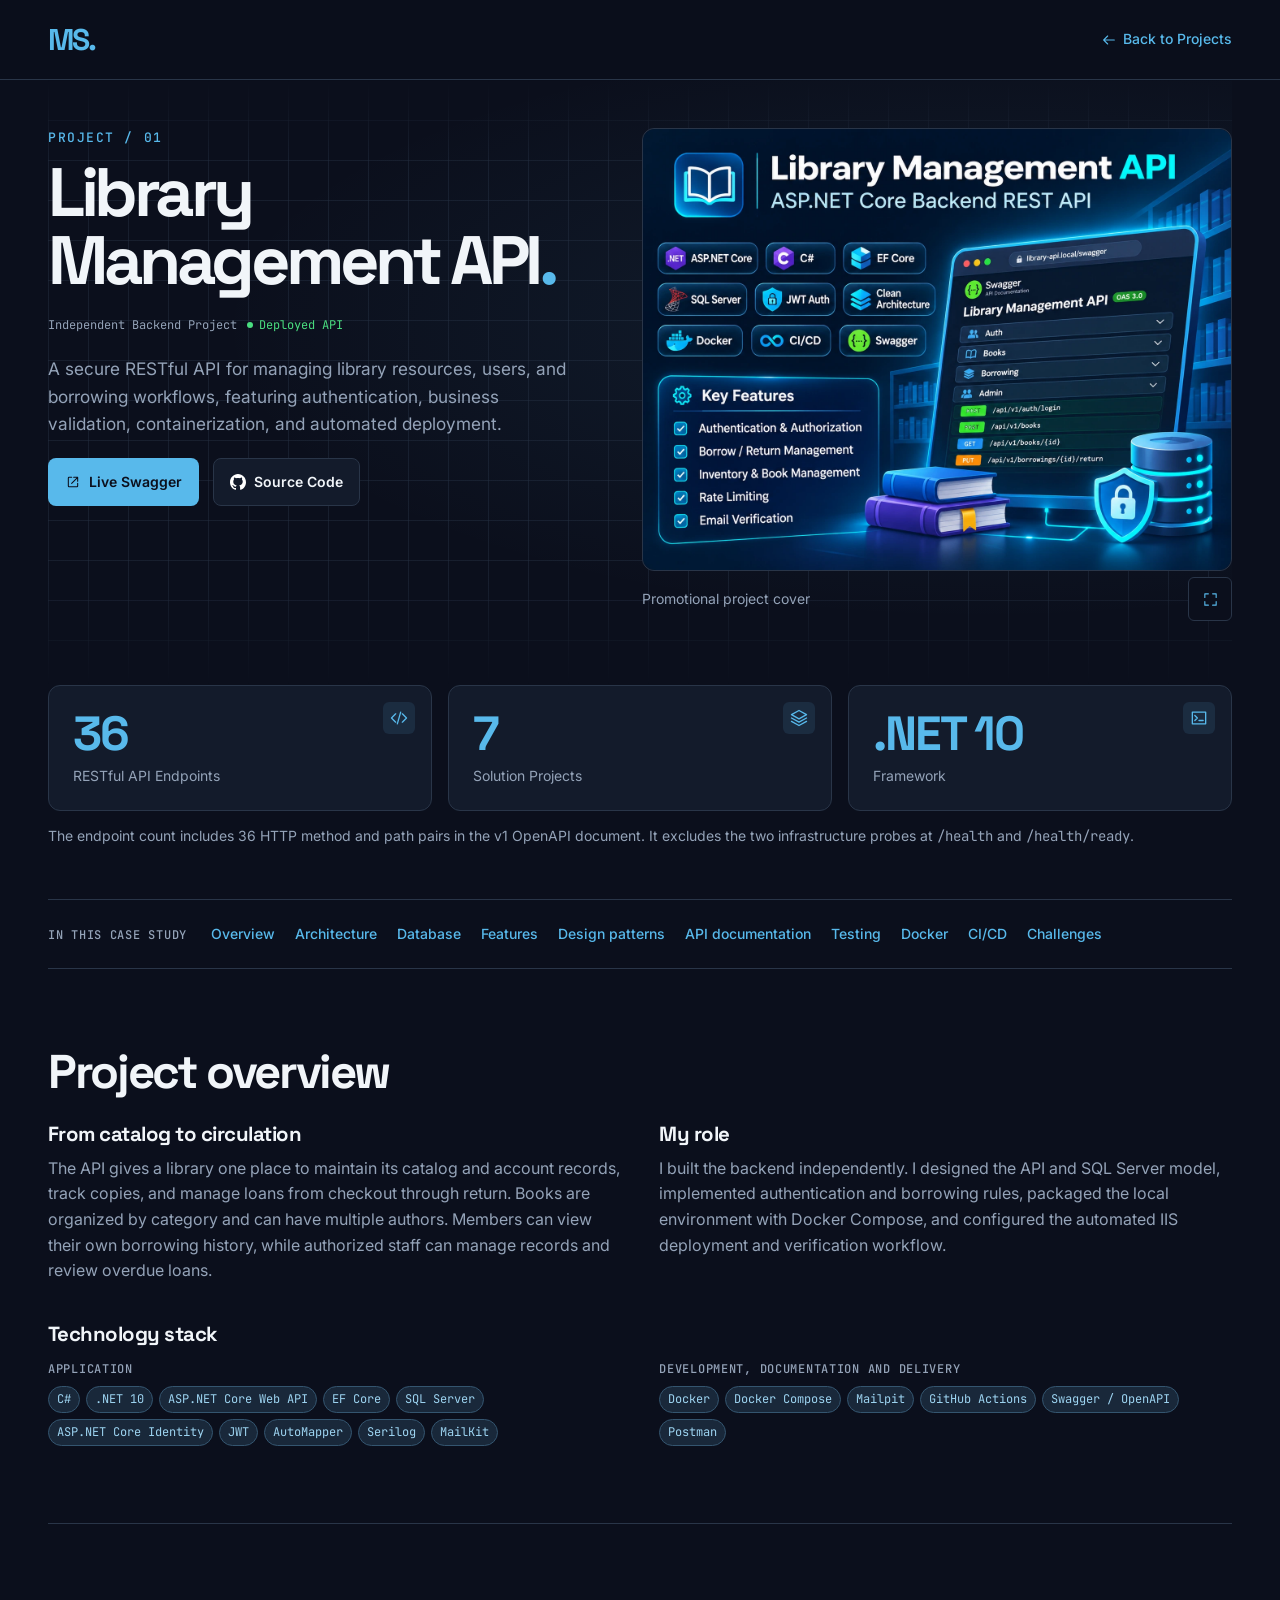
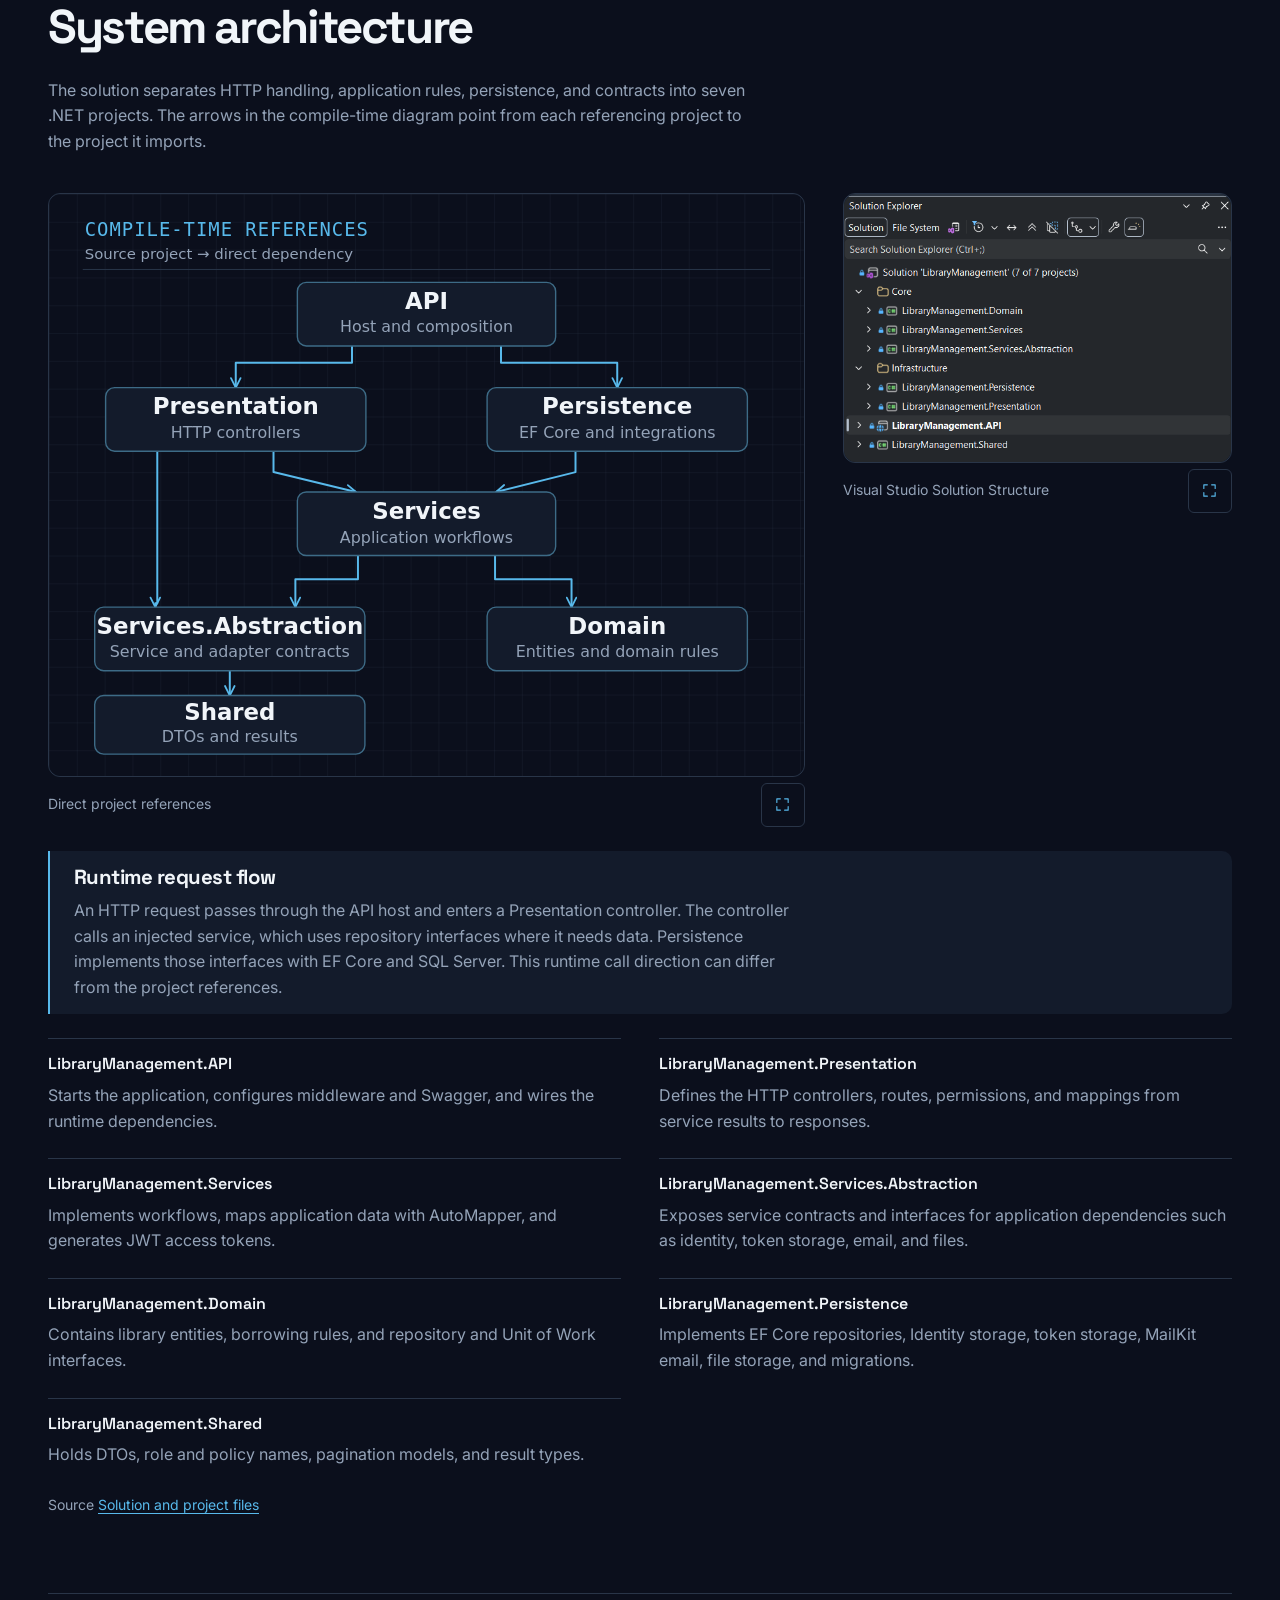
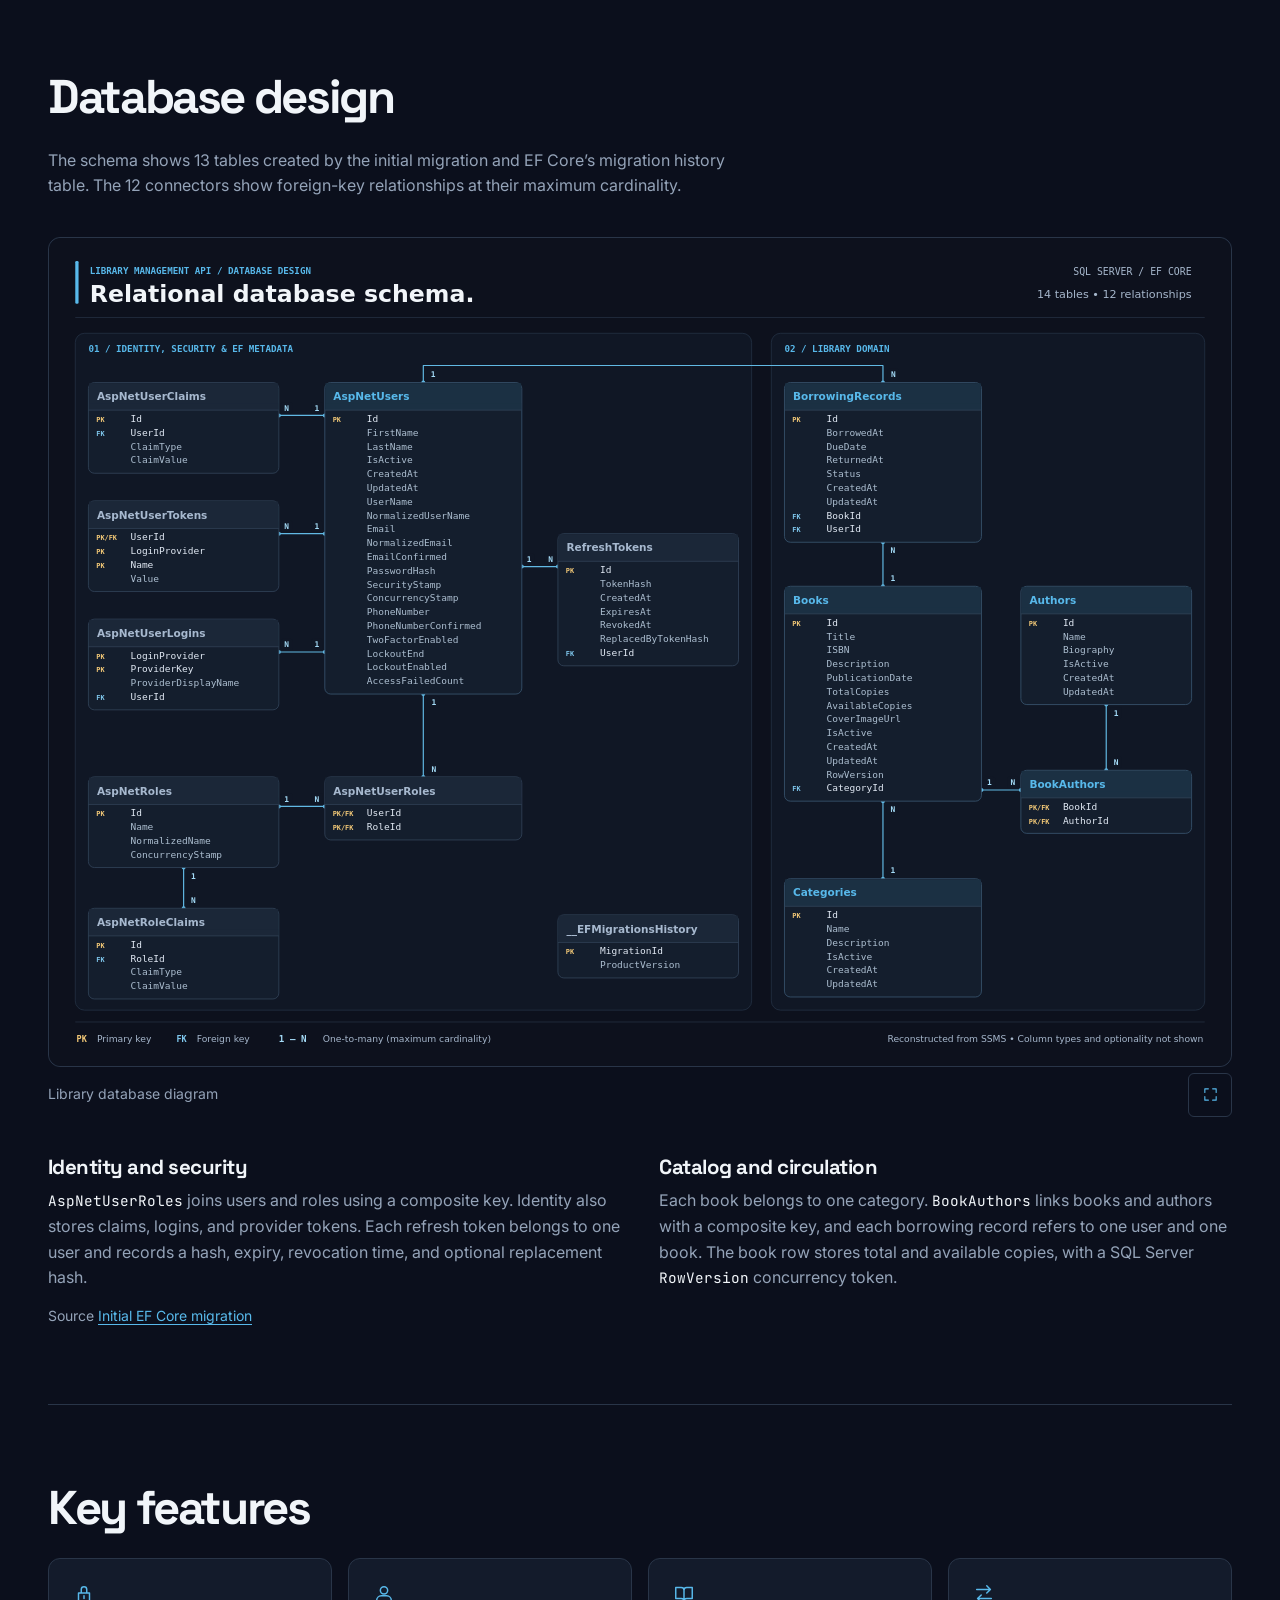
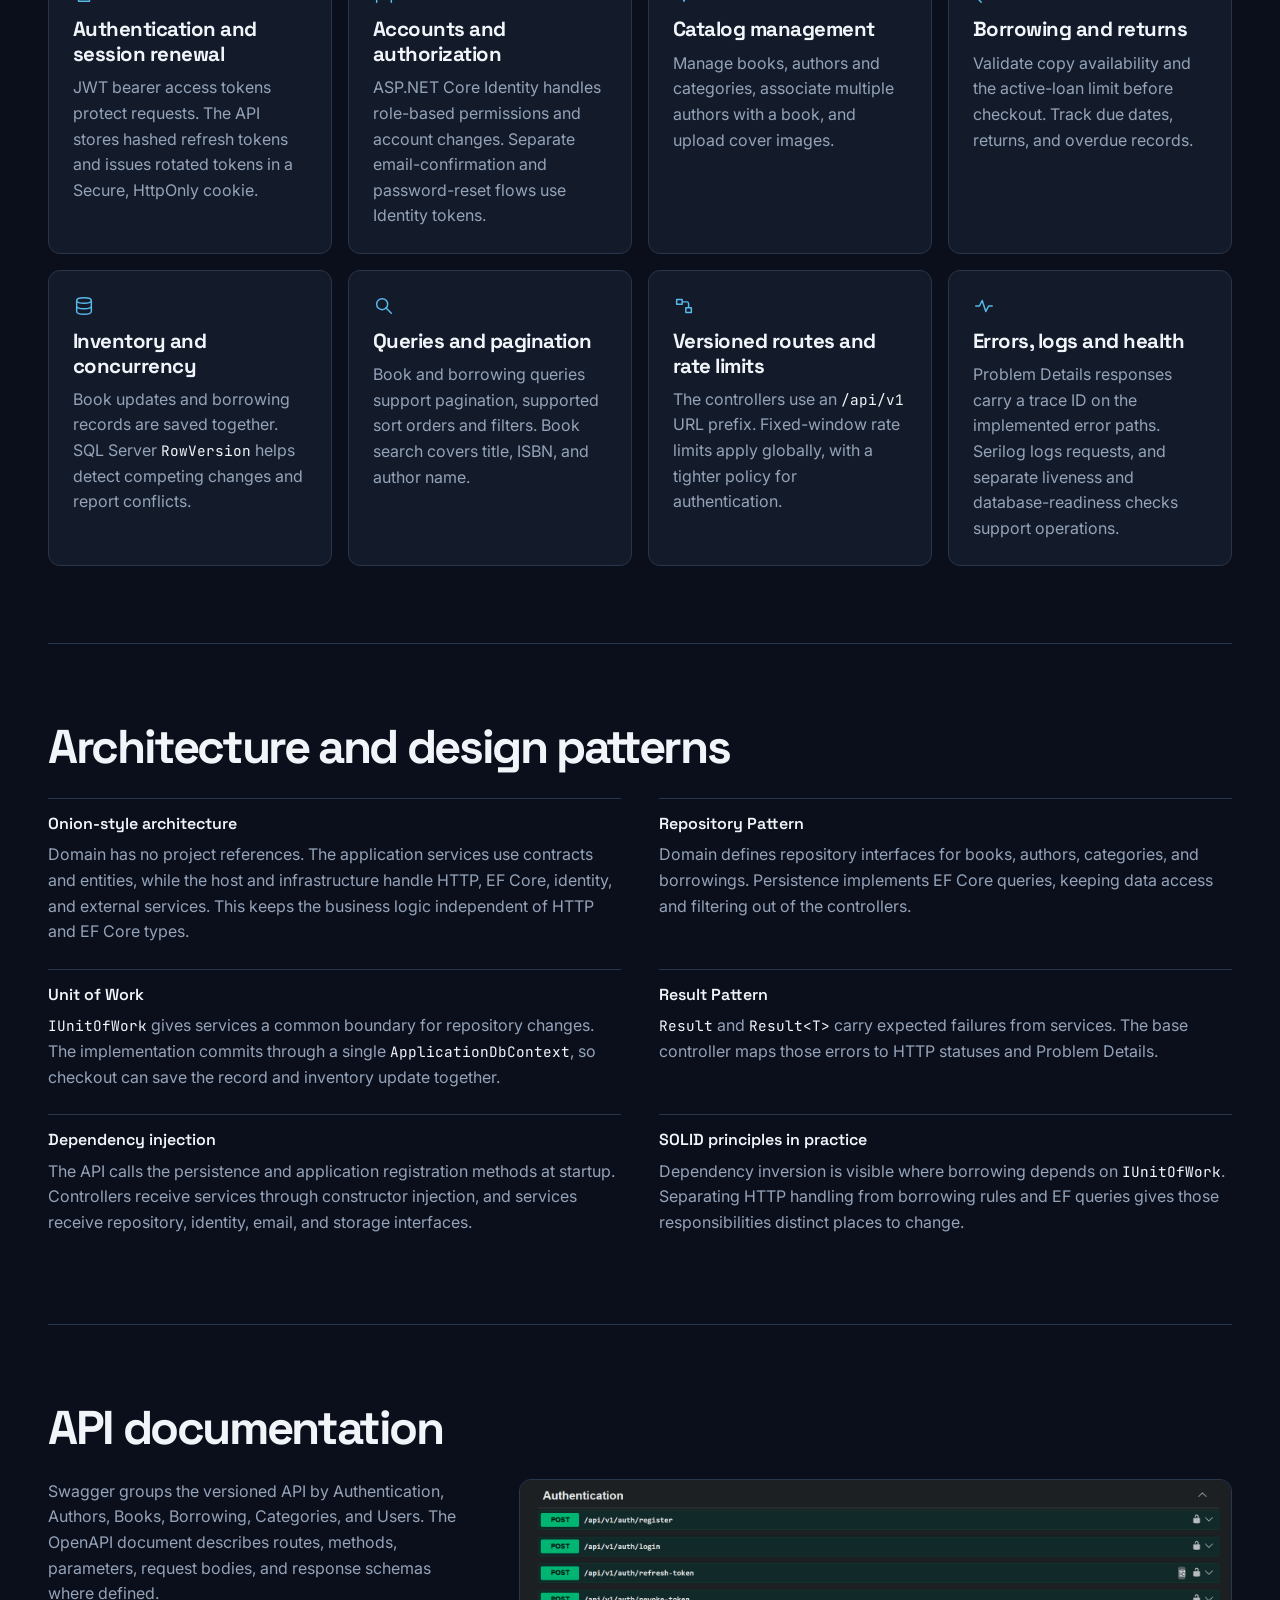
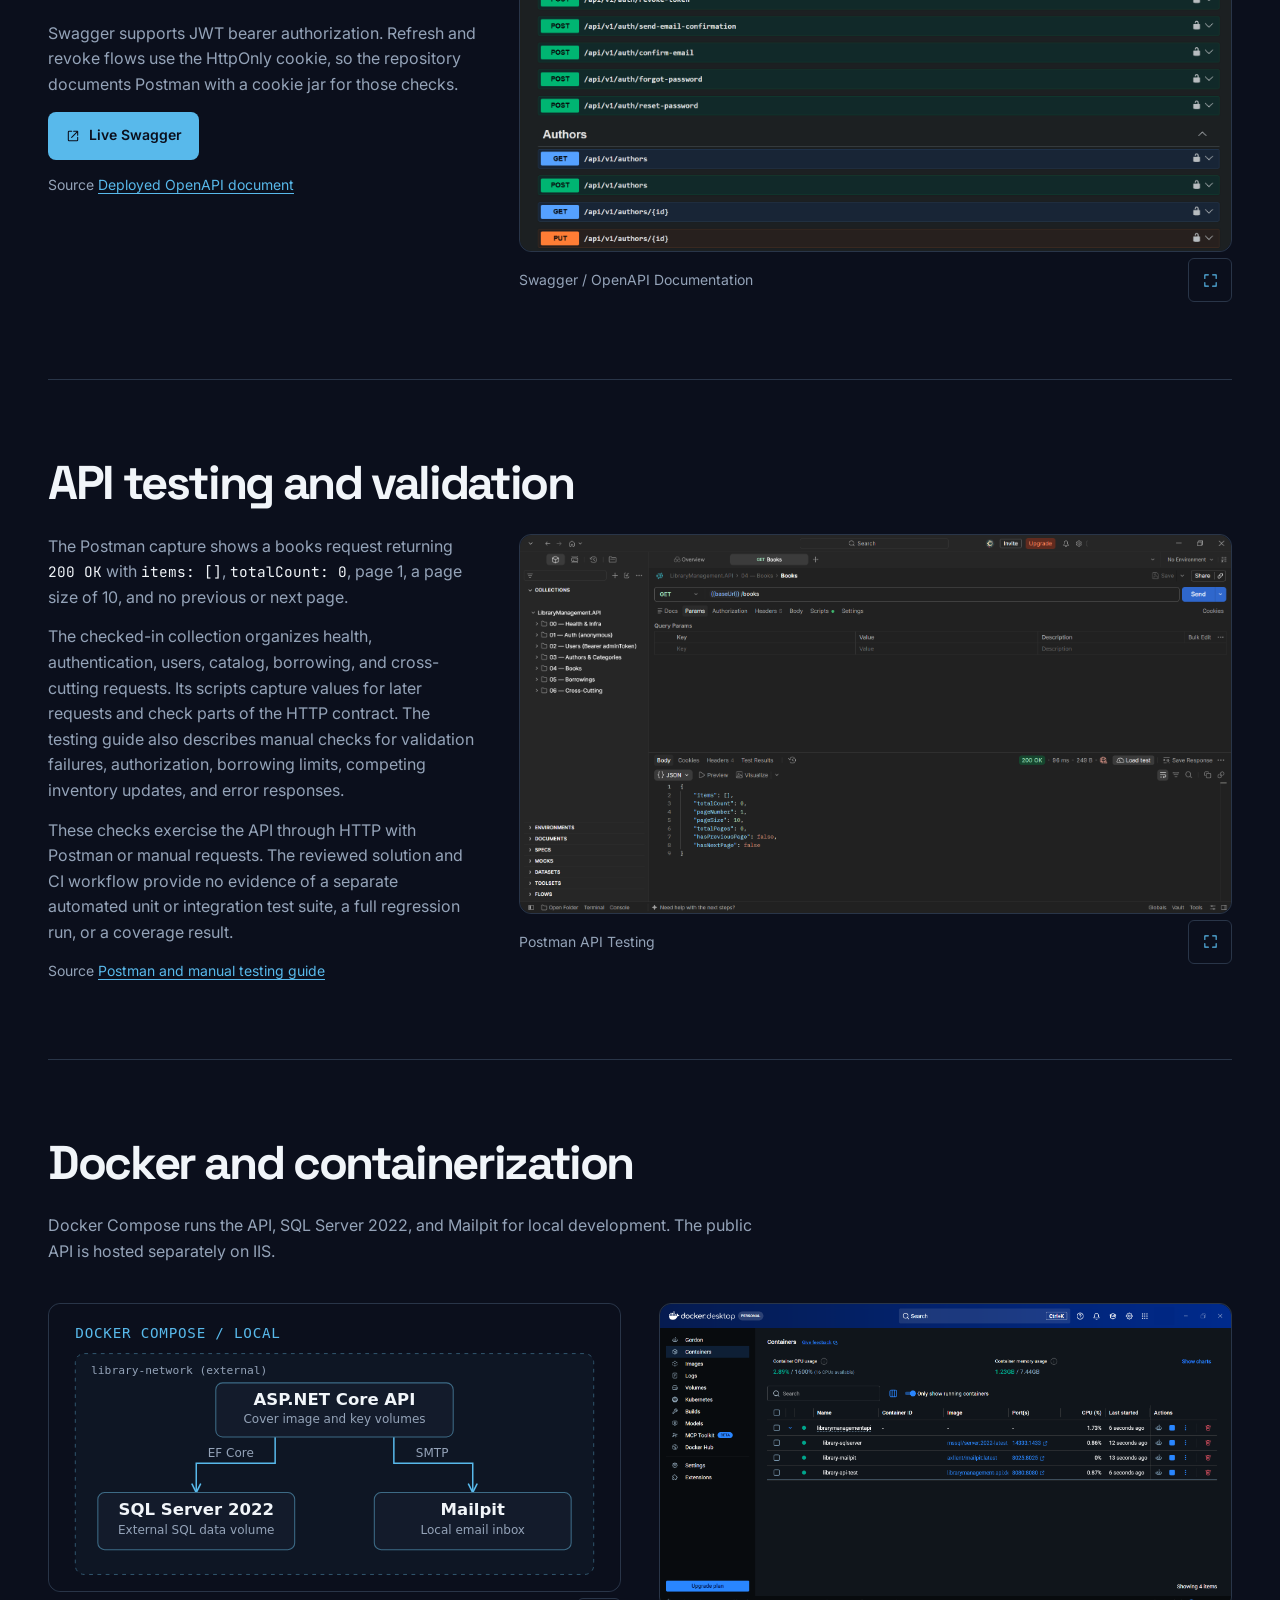
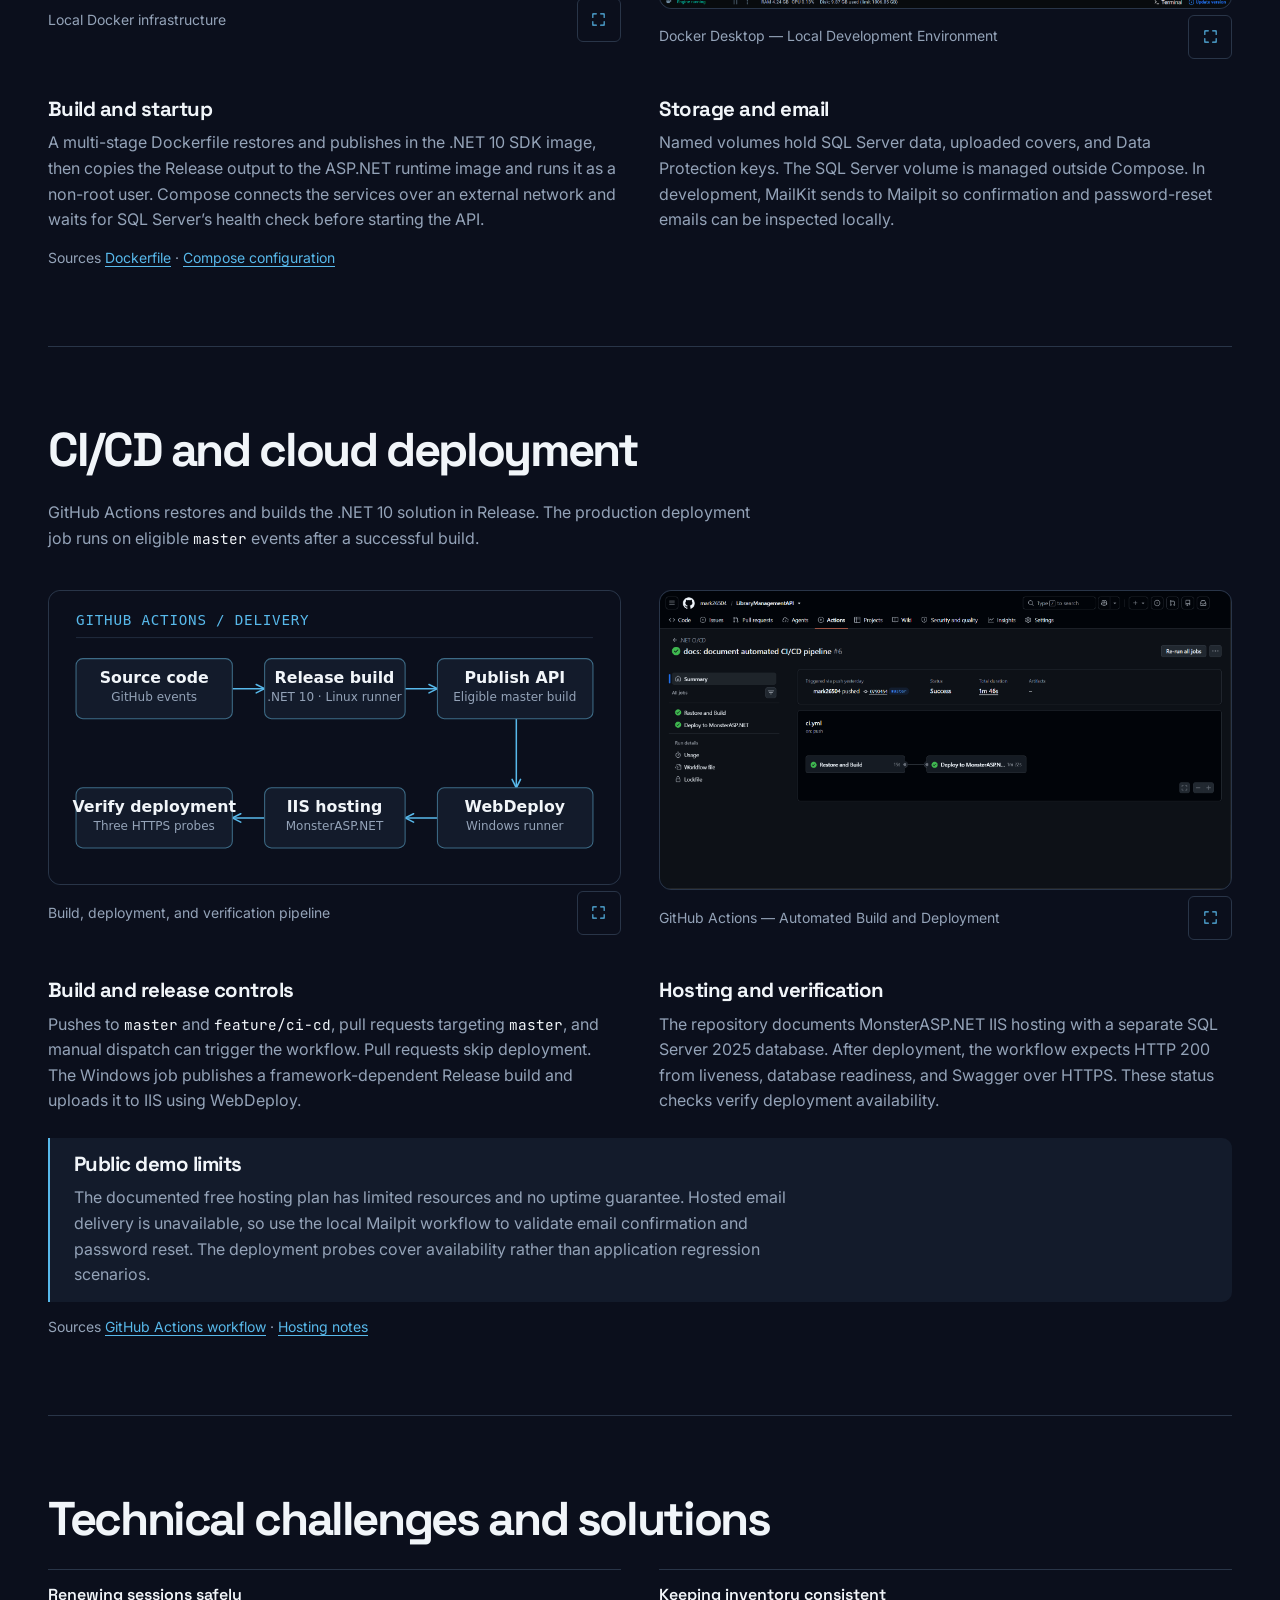
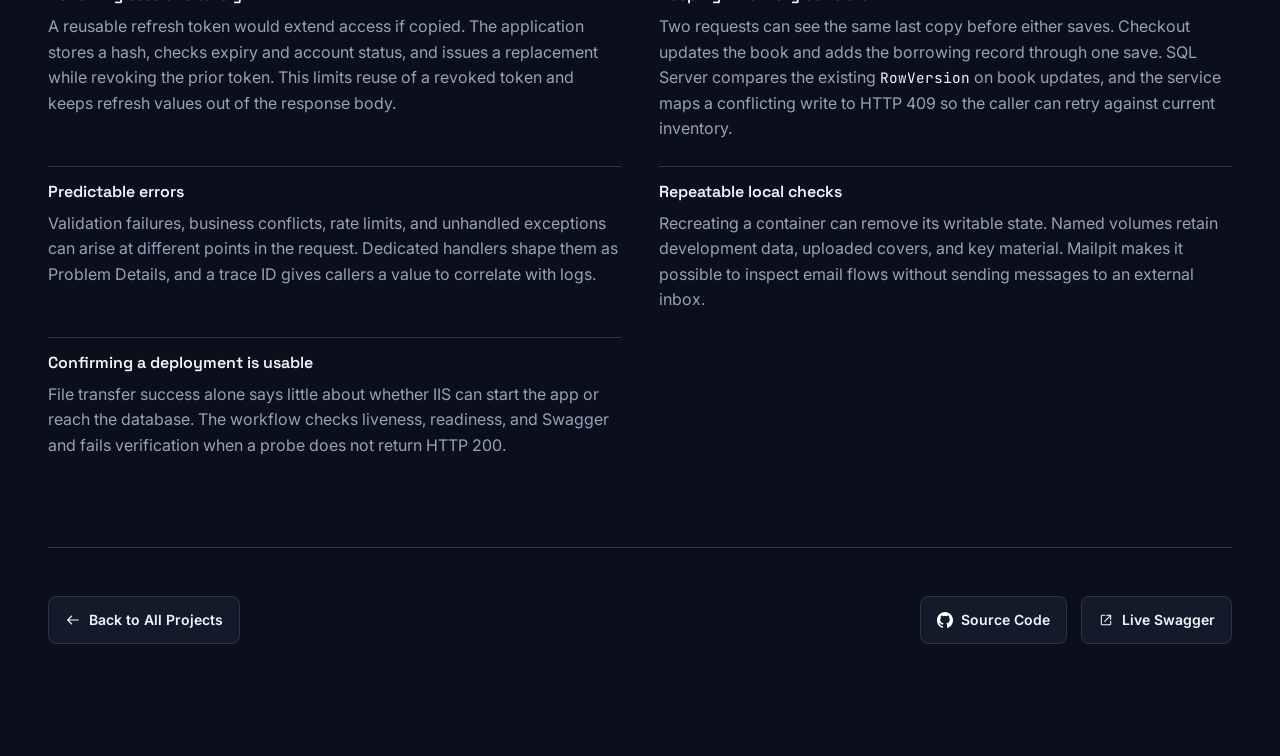
<file: projects/library-management.html>
<!doctype html>
<html lang="en" dir="ltr">
  <head>
    <meta charset="utf-8">
    <meta name="viewport" content="width=device-width, initial-scale=1">
    <meta name="description" content="How Mark Sameeh built, verified, and deployed a .NET 10 REST API for a library catalog and borrowing workflows.">
    <title>Library Management API | Mark Sameeh</title>
    <link rel="preconnect" href="https://fonts.googleapis.com">
    <link rel="preconnect" href="https://fonts.gstatic.com" crossorigin>
    <link rel="stylesheet" href="https://fonts.googleapis.com/css2?family=Inter:wght@400;500;600&amp;family=JetBrains+Mono:wght@400;500&amp;family=Space+Grotesk:wght@500;600;700&amp;display=swap">
    <link rel="stylesheet" href="../css/style.css">
    <link rel="stylesheet" href="../css/responsive.css">
    <link rel="stylesheet" href="../css/projects.css">
    <script src="../js/projects.js" defer></script>
  </head>
  <body>
    <a class="skip-link" href="#project-main">Skip to case study</a>
    <header class="site-header">
      <div class="container header-inner case-header">
        <a class="brand" href="../index.html#home" aria-label="Mark Sameeh, home">MS.</a>
        <nav class="case-header-links" aria-label="Project navigation">
          <a href="../index.html#projects"><svg width="16" height="16" viewBox="0 0 24 24" fill="none" stroke="currentColor" stroke-width="1.6" stroke-linecap="round" stroke-linejoin="round" aria-hidden="true"><path d="M20 12H4m0 0 6-6m-6 6 6 6" /></svg> Back to Projects</a>
        </nav>
      </div>
    </header>

    <main class="container case-main" id="project-main" tabindex="-1">
      <article class="case-study" aria-labelledby="case-title">
        <header class="hero case-hero">
          <div class="case-hero-copy">
            <p class="projects-label">PROJECT / 01</p>
            <h1 id="case-title">Library Management API<span>.</span></h1>
            <div class="project-meta">
              <p class="project-category">Independent Backend Project</p>
              <span class="project-deployment">Deployed API</span>
            </div>
            <p class="case-lead">A secure RESTful API for managing library resources, users, and borrowing workflows, featuring authentication, business validation, containerization, and automated deployment.</p>
            <div class="case-actions">
              <a class="button button-primary" href="https://library-management-api.runasp.net/swagger"><svg width="16" height="16" viewBox="0 0 24 24" fill="none" stroke="currentColor" stroke-width="1.6" stroke-linecap="round" stroke-linejoin="round" aria-hidden="true"><path d="M13 5h6v6m0-6-9 9m0-9H6a1 1 0 0 0-1 1v12a1 1 0 0 0 1 1h12a1 1 0 0 0 1-1v-4" /></svg> Live Swagger</a>
              <a class="button button-secondary" href="https://github.com/mark26504/LibraryManagementAPI"><img class="case-github-mark" src="../assets/icons/github-invertocat-white.svg" width="98" height="96" alt=""> Source Code</a>
            </div>
          </div>
          <figure class="case-figure case-cover">
            <a class="case-image" href="../assets/images/projects/library-management.webp" data-image-viewer aria-label="Enlarge Promotional project cover">
              <img src="../assets/images/projects/library-management.webp" width="1448" height="1086" alt="Illustrated Library Management API cover featuring a book, a shield, technology labels, and a stylized Swagger interface." fetchpriority="high">
              <span class="case-enlarge"><svg width="17" height="17" viewBox="0 0 24 24" fill="none" stroke="currentColor" stroke-width="1.6" stroke-linecap="round" stroke-linejoin="round" aria-hidden="true"><path d="M9 4H4v5m11-5h5v5m0 6v5h-5M4 15v5h5" /></svg></span>
            </a>
            <figcaption>Promotional project cover</figcaption>
          </figure>
        </header>

        <ul class="about-stats case-stats" role="list" aria-label="Project highlights">
          <li class="about-stat">
            <svg class="about-stat-icon" width="20" height="20" viewBox="0 0 24 24" fill="none" stroke="currentColor" stroke-width="1.6" stroke-linecap="round" stroke-linejoin="round" aria-hidden="true"><path d="m8 7-5 5 5 5m8-10 5 5-5 5M14 5l-4 14" /></svg>
            <strong class="about-stat-value">36</strong>
            <span class="about-stat-label">RESTful API Endpoints</span>
          </li>
          <li class="about-stat">
            <svg class="about-stat-icon" width="20" height="20" viewBox="0 0 24 24" fill="none" stroke="currentColor" stroke-width="1.6" stroke-linecap="round" stroke-linejoin="round" aria-hidden="true"><path d="m12 3 9 5-9 5-9-5 9-5Zm-9 9 9 5 9-5m-18 4 9 5 9-5" /></svg>
            <strong class="about-stat-value">7</strong>
            <span class="about-stat-label">Solution Projects</span>
          </li>
          <li class="about-stat">
            <svg class="about-stat-icon" width="20" height="20" viewBox="0 0 24 24" fill="none" stroke="currentColor" stroke-width="1.6" stroke-linecap="round" stroke-linejoin="round" aria-hidden="true"><path d="M4 5h16v14H4zM7 9l3 3-3 3m5 0h5" /></svg>
            <strong class="about-stat-value">.NET 10</strong>
            <span class="about-stat-label">Framework</span>
          </li>
        </ul>
        <p class="case-count">The endpoint count includes 36 HTTP method and path pairs in the v1 OpenAPI document. It excludes the two infrastructure probes at <code>/health</code> and <code>/health/ready</code>.</p>

        <nav class="case-toc" aria-label="In this case study">
          <p class="case-label">In this case study</p>
          <ul role="list">
            <li><a href="#overview">Overview</a></li>
            <li><a href="#architecture">Architecture</a></li>
            <li><a href="#database">Database</a></li>
            <li><a href="#features">Features</a></li>
            <li><a href="#patterns">Design patterns</a></li>
            <li><a href="#api-documentation">API documentation</a></li>
            <li><a href="#testing">Testing</a></li>
            <li><a href="#containerization">Docker</a></li>
            <li><a href="#delivery">CI/CD</a></li>
            <li><a href="#challenges">Challenges</a></li>
          </ul>
        </nav>

        <section class="case-section" id="overview" aria-labelledby="overview-title">
          <h2 id="overview-title">Project overview</h2>
          <div class="case-grid">
            <div>
              <h3>From catalog to circulation</h3>
              <p>The API gives a library one place to maintain its catalog and account records, track copies, and manage loans from checkout through return. Books are organized by category and can have multiple authors. Members can view their own borrowing history, while authorized staff can manage records and review overdue loans.</p>
            </div>
            <div>
              <h3>My role</h3>
              <p>I built the backend independently. I designed the API and SQL Server model, implemented authentication and borrowing rules, packaged the local environment with Docker Compose, and configured the automated IIS deployment and verification workflow.</p>
            </div>
          </div>
          <div class="case-stack">
            <h3>Technology stack</h3>
            <div class="case-grid">
              <div>
                <h4 class="case-label">Application</h4>
                <ul class="project-tags" role="list">
                  <li>C#</li>
                  <li>.NET 10</li>
                  <li>ASP.NET Core Web API</li>
                  <li>EF Core</li>
                  <li>SQL Server</li>
                  <li>ASP.NET Core Identity</li>
                  <li>JWT</li>
                  <li>AutoMapper</li>
                  <li>Serilog</li>
                  <li>MailKit</li>
                </ul>
              </div>
              <div>
                <h4 class="case-label">Development, documentation and delivery</h4>
                <ul class="project-tags" role="list">
                  <li>Docker</li>
                  <li>Docker Compose</li>
                  <li>Mailpit</li>
                  <li>GitHub Actions</li>
                  <li>Swagger / OpenAPI</li>
                  <li>Postman</li>
                </ul>
              </div>
            </div>
          </div>
        </section>

        <section class="case-section" id="architecture" aria-labelledby="architecture-title">
          <h2 id="architecture-title">System architecture</h2>
          <p class="case-intro">The solution separates HTTP handling, application rules, persistence, and contracts into seven .NET projects. The arrows in the compile-time diagram point from each referencing project to the project it imports.</p>
          <div class="case-architecture-media">
            <figure class="case-figure">
              <a class="case-image" href="../assets/images/projects/library/architecture.svg" data-image-viewer aria-label="Enlarge Direct project references">
                <img src="../assets/images/projects/library/architecture.svg" width="760" height="586" alt="API references Presentation and Persistence. Presentation references Services and Services.Abstraction. Persistence references Services. Services references Domain and Services.Abstraction. Services.Abstraction references Shared." loading="lazy" decoding="async">
                <span class="case-enlarge"><svg width="17" height="17" viewBox="0 0 24 24" fill="none" stroke="currentColor" stroke-width="1.6" stroke-linecap="round" stroke-linejoin="round" aria-hidden="true"><path d="M9 4H4v5m11-5h5v5m0 6v5h-5M4 15v5h5" /></svg></span>
              </a>
              <figcaption>Direct project references</figcaption>
            </figure>
            <figure class="case-figure case-solution">
              <a class="case-image" href="../assets/images/projects/library/solution-structure.webp" data-image-viewer aria-label="Enlarge Visual Studio Solution Structure">
                <img src="../assets/images/projects/library/solution-structure.webp" width="607" height="420" alt="Visual Studio Solution Explorer with seven LibraryManagement projects under Core, Infrastructure, API, and Shared." loading="lazy" decoding="async">
                <span class="case-enlarge"><svg width="17" height="17" viewBox="0 0 24 24" fill="none" stroke="currentColor" stroke-width="1.6" stroke-linecap="round" stroke-linejoin="round" aria-hidden="true"><path d="M9 4H4v5m11-5h5v5m0 6v5h-5M4 15v5h5" /></svg></span>
              </a>
              <figcaption>Visual Studio Solution Structure</figcaption>
            </figure>
          </div>
          <div class="case-callout">
            <h3>Runtime request flow</h3>
            <p>An HTTP request passes through the API host and enters a Presentation controller. The controller calls an injected service, which uses repository interfaces where it needs data. Persistence implements those interfaces with EF Core and SQL Server. This runtime call direction can differ from the project references.</p>
          </div>
          <dl class="case-definitions">
            <div><dt>LibraryManagement.API</dt><dd>Starts the application, configures middleware and Swagger, and wires the runtime dependencies.</dd></div>
            <div><dt>LibraryManagement.Presentation</dt><dd>Defines the HTTP controllers, routes, permissions, and mappings from service results to responses.</dd></div>
            <div><dt>LibraryManagement.Services</dt><dd>Implements workflows, maps application data with AutoMapper, and generates JWT access tokens.</dd></div>
            <div><dt>LibraryManagement.Services.Abstraction</dt><dd>Exposes service contracts and interfaces for application dependencies such as identity, token storage, email, and files.</dd></div>
            <div><dt>LibraryManagement.Domain</dt><dd>Contains library entities, borrowing rules, and repository and Unit of Work interfaces.</dd></div>
            <div><dt>LibraryManagement.Persistence</dt><dd>Implements EF Core repositories, Identity storage, token storage, MailKit email, file storage, and migrations.</dd></div>
            <div><dt>LibraryManagement.Shared</dt><dd>Holds DTOs, role and policy names, pagination models, and result types.</dd></div>
          </dl>
          <p class="case-evidence">Source <a href="https://github.com/mark26504/LibraryManagementAPI/blob/079045485714d6249aabcdaae38a6a55e3c0eaba/LibraryManagement.slnx">Solution and project files</a></p>
        </section>

        <section class="case-section" id="database" aria-labelledby="database-title">
          <h2 id="database-title">Database design</h2>
          <p class="case-intro">The schema shows 13 tables created by the initial migration and EF Core’s migration history table. The 12 connectors show foreign-key relationships at their maximum cardinality.</p>
          <figure class="case-figure case-erd">
            <a class="case-image" href="../assets/images/projects/library/library-database-diagram.svg" data-image-viewer aria-label="Enlarge Library database diagram">
              <img src="../assets/images/projects/library/library-database-diagram.svg" width="1800" height="1260" alt="SQL Server entity relationship diagram showing ASP.NET Core Identity, refresh tokens, migration history, books, authors, categories, and borrowing records." loading="lazy" decoding="async">
              <span class="case-enlarge"><svg width="17" height="17" viewBox="0 0 24 24" fill="none" stroke="currentColor" stroke-width="1.6" stroke-linecap="round" stroke-linejoin="round" aria-hidden="true"><path d="M9 4H4v5m11-5h5v5m0 6v5h-5M4 15v5h5" /></svg></span>
            </a>
            <figcaption>Library database diagram</figcaption>
          </figure>
          <div class="case-grid case-grid--after">
            <div>
              <h3>Identity and security</h3>
              <p><code>AspNetUserRoles</code> joins users and roles using a composite key. Identity also stores claims, logins, and provider tokens. Each refresh token belongs to one user and records a hash, expiry, revocation time, and optional replacement hash.</p>
            </div>
            <div>
              <h3>Catalog and circulation</h3>
              <p>Each book belongs to one category. <code>BookAuthors</code> links books and authors with a composite key, and each borrowing record refers to one user and one book. The book row stores total and available copies, with a SQL Server <code>RowVersion</code> concurrency token.</p>
            </div>
          </div>
          <p class="case-evidence">Source <a href="https://github.com/mark26504/LibraryManagementAPI/blob/079045485714d6249aabcdaae38a6a55e3c0eaba/Infrastructure/Presistence/Migrations/20260810222358_InitialCreate.cs">Initial EF Core migration</a></p>
        </section>

        <section class="case-section" id="features" aria-labelledby="features-title">
          <h2 id="features-title">Key features</h2>
          <ul class="case-features" role="list">
            <li>
              <svg class="case-feature-icon" width="22" height="22" viewBox="0 0 24 24" fill="none" stroke="currentColor" stroke-width="1.6" stroke-linecap="round" stroke-linejoin="round" aria-hidden="true"><path d="M6 11h12v9H6zM9 11V7a3 3 0 0 1 6 0v4m-3 3v3" /></svg>
              <h3>Authentication and session renewal</h3>
              <p>JWT bearer access tokens protect requests. The API stores hashed refresh tokens and issues rotated tokens in a Secure, HttpOnly cookie.</p>
            </li>
            <li>
              <svg class="case-feature-icon" width="22" height="22" viewBox="0 0 24 24" fill="none" stroke="currentColor" stroke-width="1.6" stroke-linecap="round" stroke-linejoin="round" aria-hidden="true"><path d="M16 8a4 4 0 1 1-8 0 4 4 0 0 1 8 0ZM4 21v-2a5 5 0 0 1 5-5h6a5 5 0 0 1 5 5v2" /></svg>
              <h3>Accounts and authorization</h3>
              <p>ASP.NET Core Identity handles role-based permissions and account changes. Separate email-confirmation and password-reset flows use Identity tokens.</p>
            </li>
            <li>
              <svg class="case-feature-icon" width="22" height="22" viewBox="0 0 24 24" fill="none" stroke="currentColor" stroke-width="1.6" stroke-linecap="round" stroke-linejoin="round" aria-hidden="true"><path d="M3 5h6c2 0 3 1 3 3v12c0-2-1-3-3-3H3V5Zm18 0h-6c-2 0-3 1-3 3v12c0-2 1-3 3-3h6V5Z" /></svg>
              <h3>Catalog management</h3>
              <p>Manage books, authors and categories, associate multiple authors with a book, and upload cover images.</p>
            </li>
            <li>
              <svg class="case-feature-icon" width="22" height="22" viewBox="0 0 24 24" fill="none" stroke="currentColor" stroke-width="1.6" stroke-linecap="round" stroke-linejoin="round" aria-hidden="true"><path d="M4 7h15m-4-4 4 4-4 4m5 6H5m4-4-4 4 4 4" /></svg>
              <h3>Borrowing and returns</h3>
              <p>Validate copy availability and the active-loan limit before checkout. Track due dates, returns, and overdue records.</p>
            </li>
            <li>
              <svg class="case-feature-icon" width="22" height="22" viewBox="0 0 24 24" fill="none" stroke="currentColor" stroke-width="1.6" stroke-linecap="round" stroke-linejoin="round" aria-hidden="true"><path d="M20 6c0 2-3.6 3-8 3S4 8 4 6s3.6-3 8-3 8 1 8 3ZM4 6v12c0 2 3.6 3 8 3s8-1 8-3V6M4 12c0 2 3.6 3 8 3s8-1 8-3" /></svg>
              <h3>Inventory and concurrency</h3>
              <p>Book updates and borrowing records are saved together. SQL Server <code>RowVersion</code> helps detect competing changes and report conflicts.</p>
            </li>
            <li>
              <svg class="case-feature-icon" width="22" height="22" viewBox="0 0 24 24" fill="none" stroke="currentColor" stroke-width="1.6" stroke-linecap="round" stroke-linejoin="round" aria-hidden="true"><path d="M16 10a6 6 0 1 1-12 0 6 6 0 0 1 12 0Zm-2 4 6 6" /></svg>
              <h3>Queries and pagination</h3>
              <p>Book and borrowing queries support pagination, supported sort orders and filters. Book search covers title, ISBN, and author name.</p>
            </li>
            <li>
              <svg class="case-feature-icon" width="22" height="22" viewBox="0 0 24 24" fill="none" stroke="currentColor" stroke-width="1.6" stroke-linecap="round" stroke-linejoin="round" aria-hidden="true"><path d="M4 5h6v5H4zM14 14h6v5h-6zM10 7.5h5a2 2 0 0 1 2 2V14" /></svg>
              <h3>Versioned routes and rate limits</h3>
              <p>The controllers use an <code>/api/v1</code> URL prefix. Fixed-window rate limits apply globally, with a tighter policy for authentication.</p>
            </li>
            <li>
              <svg class="case-feature-icon" width="22" height="22" viewBox="0 0 24 24" fill="none" stroke="currentColor" stroke-width="1.6" stroke-linecap="round" stroke-linejoin="round" aria-hidden="true"><path d="M3 12h4l3-6 4 12 3-6h4" /></svg>
              <h3>Errors, logs and health</h3>
              <p>Problem Details responses carry a trace ID on the implemented error paths. Serilog logs requests, and separate liveness and database-readiness checks support operations.</p>
            </li>
          </ul>
        </section>

        <section class="case-section" id="patterns" aria-labelledby="patterns-title">
          <h2 id="patterns-title">Architecture and design patterns</h2>
          <dl class="case-definitions">
            <div><dt>Onion-style architecture</dt><dd>Domain has no project references. The application services use contracts and entities, while the host and infrastructure handle HTTP, EF Core, identity, and external services. This keeps the business logic independent of HTTP and EF Core types.</dd></div>
            <div><dt>Repository Pattern</dt><dd>Domain defines repository interfaces for books, authors, categories, and borrowings. Persistence implements EF Core queries, keeping data access and filtering out of the controllers.</dd></div>
            <div><dt>Unit of Work</dt><dd><code>IUnitOfWork</code> gives services a common boundary for repository changes. The implementation commits through a single <code>ApplicationDbContext</code>, so checkout can save the record and inventory update together.</dd></div>
            <div><dt>Result Pattern</dt><dd><code>Result</code> and <code>Result&lt;T&gt;</code> carry expected failures from services. The base controller maps those errors to HTTP statuses and Problem Details.</dd></div>
            <div><dt>Dependency injection</dt><dd>The API calls the persistence and application registration methods at startup. Controllers receive services through constructor injection, and services receive repository, identity, email, and storage interfaces.</dd></div>
            <div><dt>SOLID principles in practice</dt><dd>Dependency inversion is visible where borrowing depends on <code>IUnitOfWork</code>. Separating HTTP handling from borrowing rules and EF queries gives those responsibilities distinct places to change.</dd></div>
          </dl>
        </section>

        <section class="case-section" id="api-documentation" aria-labelledby="api-title">
          <h2 id="api-title">API documentation</h2>
          <div class="case-split">
            <div class="case-copy">
              <p>Swagger groups the versioned API by Authentication, Authors, Books, Borrowing, Categories, and Users. The OpenAPI document describes routes, methods, parameters, request bodies, and response schemas where defined.</p>
              <p>Swagger supports JWT bearer authorization. Refresh and revoke flows use the HttpOnly cookie, so the repository documents Postman with a cookie jar for those checks.</p>
              <div class="case-actions"><a class="button button-primary" href="https://library-management-api.runasp.net/swagger"><svg width="16" height="16" viewBox="0 0 24 24" fill="none" stroke="currentColor" stroke-width="1.6" stroke-linecap="round" stroke-linejoin="round" aria-hidden="true"><path d="M13 5h6v6m0-6-9 9m0-9H6a1 1 0 0 0-1 1v12a1 1 0 0 0 1 1h12a1 1 0 0 0 1-1v-4" /></svg> Live Swagger</a></div>
              <p class="case-evidence">Source <a href="https://library-management-api.runasp.net/swagger/v1/swagger.json">Deployed OpenAPI document</a></p>
            </div>
            <figure class="case-figure">
              <a class="case-image" href="../assets/images/projects/library/swagger.webp" data-image-viewer aria-label="Enlarge Swagger / OpenAPI Documentation">
                <img src="../assets/images/projects/library/swagger.webp" width="1852" height="968" alt="Actual Swagger UI capture showing versioned authentication and author operations with their HTTP methods." loading="lazy" decoding="async">
                <span class="case-enlarge"><svg width="17" height="17" viewBox="0 0 24 24" fill="none" stroke="currentColor" stroke-width="1.6" stroke-linecap="round" stroke-linejoin="round" aria-hidden="true"><path d="M9 4H4v5m11-5h5v5m0 6v5h-5M4 15v5h5" /></svg></span>
              </a>
              <figcaption>Swagger / OpenAPI Documentation</figcaption>
            </figure>
          </div>
        </section>

        <section class="case-section" id="testing" aria-labelledby="testing-title">
          <h2 id="testing-title">API testing and validation</h2>
          <div class="case-split">
            <div class="case-copy">
              <p>The Postman capture shows a books request returning <code>200 OK</code> with <code>items: []</code>, <code>totalCount: 0</code>, page 1, a page size of 10, and no previous or next page.</p>
              <p>The checked-in collection organizes health, authentication, users, catalog, borrowing, and cross-cutting requests. Its scripts capture values for later requests and check parts of the HTTP contract. The testing guide also describes manual checks for validation failures, authorization, borrowing limits, competing inventory updates, and error responses.</p>
              <p>These checks exercise the API through HTTP with Postman or manual requests. The reviewed solution and CI workflow provide no evidence of a separate automated unit or integration test suite, a full regression run, or a coverage result.</p>
              <p class="case-evidence">Source <a href="https://github.com/mark26504/LibraryManagementAPI/blob/079045485714d6249aabcdaae38a6a55e3c0eaba/Docs/TESTING.md">Postman and manual testing guide</a></p>
            </div>
            <figure class="case-figure">
              <a class="case-image" href="../assets/images/projects/library/postman.webp" data-image-viewer aria-label="Enlarge Postman API Testing">
                <img src="../assets/images/projects/library/postman.webp" width="1917" height="1020" alt="Postman showing the Library books request with a successful 200 response, an empty items array, and pagination metadata." loading="lazy" decoding="async">
                <span class="case-enlarge"><svg width="17" height="17" viewBox="0 0 24 24" fill="none" stroke="currentColor" stroke-width="1.6" stroke-linecap="round" stroke-linejoin="round" aria-hidden="true"><path d="M9 4H4v5m11-5h5v5m0 6v5h-5M4 15v5h5" /></svg></span>
              </a>
              <figcaption>Postman API Testing</figcaption>
            </figure>
          </div>
        </section>

        <section class="case-section" id="containerization" aria-labelledby="docker-title">
          <h2 id="docker-title">Docker and containerization</h2>
          <p class="case-intro">Docker Compose runs the API, SQL Server 2022, and Mailpit for local development. The public API is hosted separately on IIS.</p>
          <div class="case-media-grid">
            <figure class="case-figure">
              <a class="case-image" href="../assets/images/projects/library/docker-infrastructure.svg" data-image-viewer aria-label="Enlarge Local Docker infrastructure">
                <img src="../assets/images/projects/library/docker-infrastructure.svg" width="760" height="382" alt="The local API, SQL Server 2022, and Mailpit share a Compose network. The API uses named volumes for cover images and Data Protection keys. SQL Server uses an external named data volume." loading="lazy" decoding="async">
                <span class="case-enlarge"><svg width="17" height="17" viewBox="0 0 24 24" fill="none" stroke="currentColor" stroke-width="1.6" stroke-linecap="round" stroke-linejoin="round" aria-hidden="true"><path d="M9 4H4v5m11-5h5v5m0 6v5h-5M4 15v5h5" /></svg></span>
              </a>
              <figcaption>Local Docker infrastructure</figcaption>
            </figure>
            <figure class="case-figure">
              <a class="case-image" href="../assets/images/projects/library/docker.webp" data-image-viewer aria-label="Enlarge Docker Desktop — Local Development Environment">
                <img src="../assets/images/projects/library/docker.webp" width="1917" height="1020" alt="Docker Desktop showing three running local services for the Library API, SQL Server 2022, and Mailpit." loading="lazy" decoding="async">
                <span class="case-enlarge"><svg width="17" height="17" viewBox="0 0 24 24" fill="none" stroke="currentColor" stroke-width="1.6" stroke-linecap="round" stroke-linejoin="round" aria-hidden="true"><path d="M9 4H4v5m11-5h5v5m0 6v5h-5M4 15v5h5" /></svg></span>
              </a>
              <figcaption>Docker Desktop — Local Development Environment</figcaption>
            </figure>
          </div>
          <div class="case-grid case-grid--after">
            <div>
              <h3>Build and startup</h3>
              <p>A multi-stage Dockerfile restores and publishes in the .NET 10 SDK image, then copies the Release output to the ASP.NET runtime image and runs it as a non-root user. Compose connects the services over an external network and waits for SQL Server’s health check before starting the API.</p>
            </div>
            <div>
              <h3>Storage and email</h3>
              <p>Named volumes hold SQL Server data, uploaded covers, and Data Protection keys. The SQL Server volume is managed outside Compose. In development, MailKit sends to Mailpit so confirmation and password-reset emails can be inspected locally.</p>
            </div>
          </div>
          <p class="case-evidence">Sources <a href="https://github.com/mark26504/LibraryManagementAPI/blob/079045485714d6249aabcdaae38a6a55e3c0eaba/Dockerfile">Dockerfile</a> · <a href="https://github.com/mark26504/LibraryManagementAPI/blob/079045485714d6249aabcdaae38a6a55e3c0eaba/compose.yaml">Compose configuration</a></p>
        </section>

        <section class="case-section" id="delivery" aria-labelledby="delivery-title">
          <h2 id="delivery-title">CI/CD and cloud deployment</h2>
          <p class="case-intro">GitHub Actions restores and builds the .NET 10 solution in Release. The production deployment job runs on eligible <code>master</code> events after a successful build.</p>
          <div class="case-media-grid">
            <figure class="case-figure">
              <a class="case-image" href="../assets/images/projects/library/deployment-pipeline.svg" data-image-viewer aria-label="Enlarge Build, deployment, and verification pipeline">
                <img src="../assets/images/projects/library/deployment-pipeline.svg" width="760" height="390" alt="Source triggers a GitHub Actions Release build. An eligible master build publishes the API and uses WebDeploy on Windows to deliver to MonsterASP.NET IIS. The workflow checks liveness, readiness, and Swagger over HTTPS." loading="lazy" decoding="async">
                <span class="case-enlarge"><svg width="17" height="17" viewBox="0 0 24 24" fill="none" stroke="currentColor" stroke-width="1.6" stroke-linecap="round" stroke-linejoin="round" aria-hidden="true"><path d="M9 4H4v5m11-5h5v5m0 6v5h-5M4 15v5h5" /></svg></span>
              </a>
              <figcaption>Build, deployment, and verification pipeline</figcaption>
            </figure>
            <figure class="case-figure">
              <a class="case-image" href="../assets/images/projects/library/cicd.webp" data-image-viewer aria-label="Enlarge GitHub Actions — Automated Build and Deployment">
                <img src="../assets/images/projects/library/cicd.webp" width="1863" height="972" alt="Successful GitHub Actions run on master showing Restore and Build followed by Deploy to MonsterASP.NET." loading="lazy" decoding="async">
                <span class="case-enlarge"><svg width="17" height="17" viewBox="0 0 24 24" fill="none" stroke="currentColor" stroke-width="1.6" stroke-linecap="round" stroke-linejoin="round" aria-hidden="true"><path d="M9 4H4v5m11-5h5v5m0 6v5h-5M4 15v5h5" /></svg></span>
              </a>
              <figcaption>GitHub Actions — Automated Build and Deployment</figcaption>
            </figure>
          </div>
          <div class="case-grid case-grid--after">
            <div>
              <h3>Build and release controls</h3>
              <p>Pushes to <code>master</code> and <code>feature/ci-cd</code>, pull requests targeting <code>master</code>, and manual dispatch can trigger the workflow. Pull requests skip deployment. The Windows job publishes a framework-dependent Release build and uploads it to IIS using WebDeploy.</p>
            </div>
            <div>
              <h3>Hosting and verification</h3>
              <p>The repository documents MonsterASP.NET IIS hosting with a separate SQL Server 2025 database. After deployment, the workflow expects HTTP 200 from liveness, database readiness, and Swagger over HTTPS. These status checks verify deployment availability.</p>
            </div>
          </div>
          <div class="case-callout">
            <h3>Public demo limits</h3>
            <p>The documented free hosting plan has limited resources and no uptime guarantee. Hosted email delivery is unavailable, so use the local Mailpit workflow to validate email confirmation and password reset. The deployment probes cover availability rather than application regression scenarios.</p>
          </div>
          <p class="case-evidence">Sources <a href="https://github.com/mark26504/LibraryManagementAPI/blob/079045485714d6249aabcdaae38a6a55e3c0eaba/.github/workflows/ci.yml">GitHub Actions workflow</a> · <a href="https://github.com/mark26504/LibraryManagementAPI/blob/079045485714d6249aabcdaae38a6a55e3c0eaba/README.md">Hosting notes</a></p>
        </section>

        <section class="case-section" id="challenges" aria-labelledby="challenges-title">
          <h2 id="challenges-title">Technical challenges and solutions</h2>
          <dl class="case-definitions">
            <div><dt>Renewing sessions safely</dt><dd>A reusable refresh token would extend access if copied. The application stores a hash, checks expiry and account status, and issues a replacement while revoking the prior token. This limits reuse of a revoked token and keeps refresh values out of the response body.</dd></div>
            <div><dt>Keeping inventory consistent</dt><dd>Two requests can see the same last copy before either saves. Checkout updates the book and adds the borrowing record through one save. SQL Server compares the existing <code>RowVersion</code> on book updates, and the service maps a conflicting write to HTTP 409 so the caller can retry against current inventory.</dd></div>
            <div><dt>Predictable errors</dt><dd>Validation failures, business conflicts, rate limits, and unhandled exceptions can arise at different points in the request. Dedicated handlers shape them as Problem Details, and a trace ID gives callers a value to correlate with logs.</dd></div>
            <div><dt>Repeatable local checks</dt><dd>Recreating a container can remove its writable state. Named volumes retain development data, uploaded covers, and key material. Mailpit makes it possible to inspect email flows without sending messages to an external inbox.</dd></div>
            <div><dt>Confirming a deployment is usable</dt><dd>File transfer success alone says little about whether IIS can start the app or reach the database. The workflow checks liveness, readiness, and Swagger and fails verification when a probe does not return HTTP 200.</dd></div>
          </dl>
        </section>
      </article>

      <footer class="case-footer">
        <nav aria-label="Case study links">
          <a class="button button-secondary" href="../index.html#projects"><svg width="16" height="16" viewBox="0 0 24 24" fill="none" stroke="currentColor" stroke-width="1.6" stroke-linecap="round" stroke-linejoin="round" aria-hidden="true"><path d="M20 12H4m0 0 6-6m-6 6 6 6" /></svg> Back to All Projects</a>
          <div class="case-actions">
            <a class="button button-secondary" href="https://github.com/mark26504/LibraryManagementAPI"><img class="case-github-mark" src="../assets/icons/github-invertocat-white.svg" width="98" height="96" alt=""> Source Code</a>
            <a class="button button-secondary" href="https://library-management-api.runasp.net/swagger"><svg width="16" height="16" viewBox="0 0 24 24" fill="none" stroke="currentColor" stroke-width="1.6" stroke-linecap="round" stroke-linejoin="round" aria-hidden="true"><path d="M13 5h6v6m0-6-9 9m0-9H6a1 1 0 0 0-1 1v12a1 1 0 0 0 1 1h12a1 1 0 0 0 1-1v-4" /></svg> Live Swagger</a>
          </div>
        </nav>
      </footer>
    </main>

    <dialog class="case-viewer" aria-labelledby="case-viewer-title" aria-describedby="case-viewer-instructions">
      <header class="case-viewer-header">
        <h2 id="case-viewer-title">Image viewer</h2>
        <div class="case-viewer-actions" role="group" aria-label="Image viewing controls">
          <button type="button" data-zoom-out aria-label="Zoom out"><svg width="20" height="20" viewBox="0 0 24 24" fill="none" stroke="currentColor" stroke-width="1.6" stroke-linecap="round" stroke-linejoin="round" aria-hidden="true"><path d="M5 12h14" /></svg></button>
          <button type="button" data-zoom-reset aria-label="Reset zoom to fit">Fit</button>
          <button type="button" data-zoom-in aria-label="Zoom in"><svg width="20" height="20" viewBox="0 0 24 24" fill="none" stroke="currentColor" stroke-width="1.6" stroke-linecap="round" stroke-linejoin="round" aria-hidden="true"><path d="M5 12h14M12 5v14" /></svg></button>
          <button type="button" data-viewer-close aria-label="Close image viewer" autofocus><svg width="20" height="20" viewBox="0 0 24 24" fill="none" stroke="currentColor" stroke-width="1.6" stroke-linecap="round" stroke-linejoin="round" aria-hidden="true"><path d="m6 6 12 12M18 6 6 18" /></svg></button>
        </div>
      </header>
      <p class="visually-hidden" id="case-viewer-instructions">When zoomed, use arrow keys, drag, or swipe in the image area to pan. Press Escape to close.</p>
      <output class="case-viewer-status" aria-live="polite">Fit · 100%</output>
      <div class="case-viewer-stage" tabindex="0" role="region" aria-label="Scrollable image area">
        <div class="case-viewer-canvas"></div>
      </div>
    </dialog>
  </body>
</html>
</file>
<file: css/style.css>
:root {
  color-scheme: dark;
  --color-background: #0B0F1C;
  --color-surface: #131B2B;
  --color-accent: #58B9EB;
  --color-border: #293548;
  --color-text-primary: #F1F5F9;
  --color-text-secondary: #94A3B8;
  --color-success: #4ADE80;

  --font-heading: "Space Grotesk", system-ui, sans-serif;
  --font-body: "Inter", system-ui, sans-serif;
  --font-mono: "JetBrains Mono", ui-monospace, Consolas, monospace;

  --content-max-width: 1600px;
  --page-gutter: 20px;
  --page-spacing: 2rem;
  --header-height: 4.5rem;
}

/* Reset */
*,
*::before,
*::after {
  box-sizing: border-box;
}

html {
  scroll-padding-block-start: calc(var(--header-height) + 0.5rem);
  -webkit-text-size-adjust: 100%;
  text-size-adjust: 100%;
}

body,
h1,
h2,
h3,
h4,
h5,
h6,
p,
blockquote,
figure {
  margin: 0;
}

img,
picture,
video,
svg {
  display: block;
  max-inline-size: 100%;
}

img,
video {
  block-size: auto;
}

button,
input,
select,
textarea {
  font: inherit;
}

/* Base styles */
body {
  min-block-size: 100vh;
  background-color: var(--color-background);
  color: var(--color-text-primary);
  font-family: var(--font-body);
  line-height: 1.6;
  overflow-wrap: break-word;
}

h1,
h2,
h3,
h4,
h5,
h6 {
  font-family: var(--font-heading);
  line-height: 1.2;
}

code,
kbd,
pre,
samp {
  font-family: var(--font-mono);
}

a {
  color: var(--color-accent);
  text-underline-offset: 0.2em;
}

/* Layout */
.container {
  max-inline-size: calc(var(--content-max-width) + 2 * var(--page-gutter));
  margin-inline: auto;
  padding-inline: var(--page-gutter);
}

/* Keyboard navigation */
.visually-hidden {
  position: absolute;
  inline-size: 1px;
  block-size: 1px;
  padding: 0;
  overflow: hidden;
  clip-path: inset(50%);
  white-space: nowrap;
}

:focus-visible {
  outline: 2px solid var(--color-accent);
  outline-offset: 0.25rem;
}

.skip-link {
  position: fixed;
  z-index: 3;
  inset-block-start: 1rem;
  inset-inline-start: max(var(--page-gutter), calc((100% - var(--content-max-width)) / 2));
  transform: translateY(calc(-100% - 2rem));
  padding: 0.5rem 0.75rem;
  background-color: var(--color-surface);
}

.skip-link:focus {
  transform: none;
}

/* Site navigation */
.site-header {
  position: sticky;
  z-index: 2;
  inset-block-start: 0;
  background-color: var(--color-background);
}

@supports (backdrop-filter: blur(12px)) or (-webkit-backdrop-filter: blur(12px)) {
  .site-header {
    background-color: color-mix(in srgb, var(--color-background) 88%, transparent);
    -webkit-backdrop-filter: blur(12px);
    backdrop-filter: blur(12px);
  }
}

.header-inner {
  display: flex;
  flex-wrap: wrap;
  align-items: center;
  justify-content: space-between;
  column-gap: 1.5rem;
  min-block-size: var(--header-height);
  border-block-end: 1px solid var(--color-border);
}

.brand {
  display: inline-flex;
  align-items: center;
  min-block-size: 2.75rem;
  font-family: var(--font-heading);
  font-size: 1.875rem;
  font-weight: 700;
  letter-spacing: -0.07em;
  text-decoration: none;
}

.menu-toggle:not([hidden]) {
  display: inline-flex;
  align-items: center;
  justify-content: center;
  inline-size: 2.75rem;
  min-block-size: 2.75rem;
  padding: 0;
  border: 1px solid transparent;
  border-radius: 0.5rem;
  background-color: transparent;
  color: var(--color-text-primary);
  cursor: pointer;
}

.menu-toggle:hover,
.menu-toggle[aria-expanded="true"] {
  border-color: var(--color-border);
  background-color: var(--color-surface);
  color: var(--color-accent);
}

.menu-toggle[aria-expanded="false"] .menu-icon-close,
.menu-toggle[aria-expanded="true"] .menu-icon-open {
  display: none;
}

.primary-nav {
  flex-basis: 100%;
  padding-block: 0.5rem 1rem;
}

.nav-list,
.social-links {
  margin: 0;
  padding: 0;
  list-style: none;
}

.nav-list {
  font-size: 0.9375rem;
  font-weight: 500;
}

.nav-list a {
  position: relative;
  display: flex;
  align-items: center;
  min-block-size: 2.75rem;
  color: var(--color-text-primary);
  text-decoration: none;
}

.nav-list a[aria-disabled="true"],
.hero-greeting,
.hero-description {
  color: var(--color-text-secondary);
}

.nav-list a[href]:hover,
.nav-list a[aria-current="location"],
.nav-github:hover {
  color: var(--color-accent);
}

.nav-list a[href]::after {
  position: absolute;
  inset-block-end: 0.25rem;
  inset-inline-start: 0;
  inline-size: 1.75rem;
  block-size: 2px;
  border-radius: 1px;
  background-color: var(--color-accent);
  transform: scaleX(0);
  transform-origin: left;
  content: "";
}

.nav-list a[aria-current="location"]::after {
  transform: scaleX(0.72);
}

.nav-list a[href]:hover::after,
.nav-list a[href]:focus-visible::after {
  transform: scaleX(1);
}

.nav-status,
.nav-cv-status,
.action-status,
.architecture figcaption {
  color: var(--color-text-secondary);
  font-family: var(--font-mono);
  font-size: 0.75rem;
}

.nav-status {
  margin-block-start: 0.5rem;
}

.nav-actions {
  display: flex;
  align-items: center;
  gap: 0.5rem;
  margin-block-start: 0.75rem;
}

.nav-github {
  display: inline-grid;
  place-items: center;
  inline-size: 2.75rem;
  block-size: 2.75rem;
  border-radius: 0.5rem;
  color: var(--color-text-secondary);
}

.button.nav-cv {
  gap: 0.375rem;
  min-block-size: 2.75rem;
  padding: 0.375rem 0.625rem;
  background-color: transparent;
  color: var(--color-text-secondary);
}

.nav-cv-status {
  font-size: 0.6875rem;
}

/* Hero */
main {
  padding-block: var(--page-spacing);
  padding-block-start: calc(var(--page-spacing) - 1rem);
}

.hero {
  position: relative;
  isolation: isolate;
  display: grid;
  align-items: center;
  gap: clamp(2.75rem, 5vw, 4rem);
  padding-block: clamp(2rem, 5.5vw, 5rem);
  scroll-margin-block-start: calc(var(--page-spacing) - 1rem);
}

.hero::before {
  --grid-line: color-mix(in srgb, var(--color-border) 43%, transparent);

  position: absolute;
  z-index: -1;
  inset: 0;
  background-image:
    linear-gradient(to right, var(--grid-line) 1px, transparent 1px),
    linear-gradient(to bottom, var(--grid-line) 1px, transparent 1px);
  background-size: 2.5rem 2.5rem;
  mask-image: linear-gradient(transparent, #000 14% 83%, transparent);
  content: "";
  pointer-events: none;
}

.availability {
  position: relative;
  display: flex;
  align-items: center;
  gap: 0.625rem;
  margin-block-end: 1.5rem;
  color: var(--color-success);
  font-family: var(--font-mono);
  font-size: 0.75rem;
  font-weight: 500;
  letter-spacing: 0.075em;
}

.availability::before {
  flex: 0 0 0.5rem;
  block-size: 0.5rem;
  border-radius: 50%;
  background-color: currentColor;
  content: "";
}

.hero-greeting {
  margin-block-end: 0.375rem;
  font-size: clamp(1.125rem, 2vw, 1.5rem);
}

.hero h1 {
  font-size: clamp(2.75rem, 6.6vw, 5.5rem);
  line-height: 1;
  letter-spacing: -0.065em;
}

.hero h1 span,
.hero-role {
  color: var(--color-accent);
}

.hero-role {
  margin-block-start: 0.75rem;
  font-family: var(--font-heading);
  font-size: clamp(1.25rem, 2.75vw, 2.125rem);
  font-weight: 600;
  line-height: 1.2;
  letter-spacing: -0.03em;
}

.hero-description {
  max-inline-size: 35ch;
  margin-block-start: 1.25rem;
  font-size: clamp(1rem, 1.7vw, 1.1875rem);
}

.hero-actions {
  display: flex;
  flex-wrap: wrap;
  gap: 0.75rem;
  margin-block-start: 1.75rem;
}

.button {
  display: inline-flex;
  align-items: center;
  justify-content: center;
  gap: 0.5rem;
  min-block-size: 3rem;
  padding: 0.625rem 1rem;
  border: 1px solid transparent;
  border-radius: 0.5rem;
  font-size: 0.875rem;
  font-weight: 600;
  text-decoration: none;
}

.button-primary {
  background-color: var(--color-accent);
  color: var(--color-background);
}

.button-secondary {
  border-color: var(--color-border);
  background-color: var(--color-surface);
  color: var(--color-text-primary);
}

.button:disabled {
  opacity: 1;
}

.button-primary:not(:disabled):hover {
  background-color: color-mix(in srgb, var(--color-accent) 88%, var(--color-text-primary));
}

.button-secondary:not(:disabled):hover {
  border-color: var(--color-accent);
}

.action-status {
  margin-block-start: 0.625rem;
}

.social-links {
  display: flex;
  flex-wrap: wrap;
  gap: 0.375rem 1.375rem;
  margin-block-start: 1rem;
}

.social-links a {
  display: inline-flex;
  align-items: center;
  gap: 0.4375rem;
  min-block-size: 2.75rem;
  color: var(--color-text-secondary);
  font-size: 0.875rem;
  font-weight: 500;
  text-decoration: none;
}

.social-links a:hover {
  color: var(--color-accent);
}

/* Backend stack illustration */
.architecture {
  position: relative;
  inline-size: 100%;
  max-inline-size: 31rem;
  justify-self: center;
  background: radial-gradient(ellipse at 50% 46%, color-mix(in srgb, var(--color-accent) 14%, transparent), transparent 66%);
}

.architecture figcaption {
  margin-block-end: 0.75rem;
  text-align: center;
  text-transform: uppercase;
  letter-spacing: 0.1em;
}

.architecture-diagram {
  inline-size: 100%;
  block-size: auto;
}

.motion-toggle:not([hidden]) {
  position: absolute;
  z-index: 1;
  inset-block-start: 1.75rem;
  inset-inline-end: 0.25rem;
  display: grid;
  place-items: center;
  inline-size: 2.25rem;
  block-size: 2.25rem;
  padding: 0;
  border: 1px solid var(--color-border);
  border-radius: 0.5rem;
  background-color: var(--color-background);
  color: var(--color-text-secondary);
  cursor: pointer;
}

.motion-toggle:not([aria-disabled="true"]):hover {
  border-color: var(--color-accent);
  color: var(--color-accent);
}

.motion-toggle[aria-disabled="true"] {
  cursor: default;
}

.motion-toggle:not([data-paused]) .motion-icon-play,
.motion-toggle[data-paused] .motion-icon-pause {
  display: none;
}

.diagram-node {
  fill: var(--color-surface);
  stroke: color-mix(in srgb, var(--color-accent) 59%, var(--color-border));
  stroke-width: 1.25;
}

.diagram-node-api {
  stroke: var(--color-accent);
}

.diagram-node-deploy {
  stroke-dasharray: 4 3;
}

.diagram-connector,
.diagram-icon {
  fill: none;
  stroke: var(--color-accent);
  stroke-width: 1.5;
  stroke-linecap: round;
  stroke-linejoin: round;
}

.diagram-connector {
  stroke-dasharray: 4 5;
}

.diagram-junction {
  fill: var(--color-accent);
}

.diagram-particle,
.diagram-api-glow {
  visibility: hidden;
  opacity: 0;
  pointer-events: none;
}

.diagram-particle {
  fill: var(--color-accent);
  filter: drop-shadow(0 0 2px var(--color-accent));
}

.diagram-particle-client {
  --flow-path: path("M224 62V106");
  --flow-duration: 4.8s;
}

.diagram-particle-sql {
  --flow-path: path("M224 166V194H105V223");
  --flow-delay: 0.85s;
}

.diagram-particle-redis {
  --flow-path: path("M224 166V194H343V223");
  --flow-delay: 1.55s;
}

.diagram-api-glow {
  fill: none;
  stroke: var(--color-accent);
  stroke-width: 4;
  filter: blur(4px);
}

.diagram-divider {
  stroke: var(--color-border);
}

.diagram-text,
.diagram-label {
  dominant-baseline: middle;
}

.diagram-text {
  fill: var(--color-text-primary);
  font-size: 19px;
  font-weight: 500;
}

.diagram-label {
  fill: var(--color-text-secondary);
  font-family: var(--font-mono);
  font-size: 12px;
  letter-spacing: 0.12em;
}

/* Core technologies */
.core-technologies {
  padding-block: clamp(1.75rem, 4vw, 3rem);
  border-block: 1px solid var(--color-border);
  text-align: center;
}

.core-technologies h2 {
  color: var(--color-text-secondary);
  font-family: var(--font-mono);
  font-size: 0.8125rem;
  font-weight: 500;
  letter-spacing: 0.14em;
  text-transform: uppercase;
}

.technology-list {
  display: grid;
  grid-template-columns: repeat(2, minmax(0, 1fr));
  gap: 1.375rem 0.75rem;
  margin: 1.75rem 0 0;
  padding: 0;
  list-style: none;
}

.technology {
  display: grid;
  grid-template-rows: 2.5rem auto;
  justify-items: center;
  align-items: start;
  gap: 0.625rem;
}

.technology-icon {
  inline-size: 2.5rem;
  block-size: 2.5rem;
  object-fit: contain;
}

.technology-symbol {
  padding: 0.1875rem;
}

.technology-label {
  max-inline-size: 16ch;
  font-size: 0.875rem;
  font-weight: 500;
  line-height: 1.4;
  text-wrap: balance;
}

.technology-credits {
  margin-block-start: 1.5rem;
  color: var(--color-text-secondary);
  font-size: 0.75rem;
}

.technology-credits a {
  display: inline-block;
}

/* About me */
.about {
  display: grid;
  align-items: center;
  gap: clamp(2rem, 5vw, 4.5rem);
  padding-block: clamp(3rem, 6.5vw, 6rem) clamp(1.5rem, 4vw, 3rem);
}

.about-label,
.projects-label,
.skills-label {
  margin-block-end: 0.875rem;
  color: var(--color-accent);
  font-family: var(--font-mono);
  font-size: 0.8125rem;
  font-weight: 500;
  letter-spacing: 0.12em;
}

.about h2,
.projects h2,
.skills h2 {
  max-inline-size: 18ch;
  font-size: clamp(2.25rem, 4vw, 3.5rem);
  line-height: 1.05;
  letter-spacing: -0.055em;
  text-wrap: balance;
}

.about:focus-visible,
.projects:focus-visible,
.skills:focus-visible {
  outline: none;
}

.about:focus-visible h2,
.projects:focus-visible h2,
.skills:focus-visible h2 {
  outline: 2px solid var(--color-accent);
  outline-offset: 0.25rem;
}

.about h2 span,
.projects h2 span,
.skills h2 span,
.about-stat-value {
  color: var(--color-accent);
}

.about-biography {
  display: grid;
  gap: 0.875rem;
  max-inline-size: 61ch;
  margin-block-start: 1.25rem;
  color: var(--color-text-secondary);
  font-size: clamp(0.9375rem, 1.6vw, 1.0625rem);
  line-height: 1.7;
}

.about-details {
  display: grid;
  grid-template-columns: repeat(2, minmax(0, 1fr));
  gap: 1.125rem 1.5rem;
  max-inline-size: 38rem;
  margin: 1.75rem 0 0;
  padding-block-start: 1.25rem;
  border-block-start: 1px solid var(--color-border);
}

.about-detail {
  position: relative;
  padding-inline-start: 1.625rem;
}

.about-detail dt {
  color: var(--color-text-secondary);
  font-family: var(--font-mono);
  font-size: 0.75rem;
  letter-spacing: 0.05em;
  text-transform: uppercase;
}

.about-detail svg {
  position: absolute;
  inset-block-start: 0.0625rem;
  inset-inline-start: 0;
  color: var(--color-accent);
}

.about-detail dd {
  margin: 0.25rem 0 0;
  font-size: 0.875rem;
  line-height: 1.5;
}

.about-stats {
  display: grid;
  grid-template-columns: repeat(2, minmax(0, 1fr));
  grid-auto-rows: 1fr;
  gap: clamp(0.75rem, 2vw, 1rem);
  margin: 0;
  padding: 0;
  list-style: none;
}

.about-stat {
  position: relative;
  display: grid;
  align-content: start;
  gap: 0.5rem;
  min-block-size: clamp(7.25rem, 11vw, 9.5rem);
  padding: clamp(0.875rem, 2vw, 1.5rem);
  border: 1px solid var(--color-border);
  border-radius: 0.75rem;
  background-color: var(--color-surface);
}

.about-stat-icon {
  --icon-inset: clamp(0.5rem, 1.6vw, 1rem);

  position: absolute;
  inset-block-start: var(--icon-inset);
  inset-inline-end: var(--icon-inset);
  inline-size: clamp(1.25rem, 6vw, 2rem);
  block-size: auto;
  padding: clamp(0.1875rem, 1vw, 0.375rem);
  border-radius: 0.375rem;
  color: var(--color-accent);
  background-color: color-mix(in srgb, var(--color-accent) 11%, var(--color-surface));
  pointer-events: none;
}

.about-stat-value {
  justify-self: start;
  font-family: var(--font-heading);
  font-size: clamp(2rem, 4vw, 3rem);
  line-height: 1;
  letter-spacing: -0.045em;
}

.about-stat-label {
  color: var(--color-text-secondary);
  font-size: 0.875rem;
  line-height: 1.45;
}

/* Featured projects */
.projects {
  padding-block: clamp(2rem, 5vw, 4.5rem) clamp(2rem, 5vw, 4rem);
  border-block-start: 1px solid var(--color-border);
}

.projects-header {
  display: grid;
  grid-template-areas:
    "label controls"
    "heading heading"
    "intro intro";
  grid-template-columns: minmax(0, 1fr) auto;
  grid-template-rows: minmax(2.75rem, auto) auto auto;
  align-items: center;
  gap: 0.625rem 1rem;
  margin-block-end: clamp(1.25rem, 2.6vw, 2rem);
}

.projects-label {
  grid-area: label;
  margin-block-end: 0;
}

.projects h2 {
  grid-area: heading;
}

.projects-intro {
  grid-area: intro;
}

.projects-intro,
.skills-intro {
  max-inline-size: 62ch;
  color: var(--color-text-secondary);
}

.project-controls {
  grid-area: controls;
  align-self: end;
}

.project-controls:not([hidden]) {
  display: flex;
  gap: 0.5rem;
}

.project-arrow {
  display: grid;
  place-items: center;
  inline-size: 2.75rem;
  block-size: 2.75rem;
  padding: 0;
  border: 1px solid var(--color-border);
  border-radius: 0.5rem;
  background-color: var(--color-surface);
  color: var(--color-text-primary);
  cursor: pointer;
}

.project-arrow[aria-disabled="true"] {
  color: var(--color-text-secondary);
  opacity: 0.55;
  cursor: default;
}

.project-arrow:not([aria-disabled="true"]):hover {
  border-color: var(--color-accent);
  color: var(--color-accent);
}

.project-track {
  --project-visible: 1;
  --project-gap: clamp(0.875rem, 2vw, 1.5rem);

  display: grid;
  grid-auto-flow: column;
  grid-auto-columns: calc((100% - (var(--project-visible) - 1) * var(--project-gap)) / var(--project-visible));
  gap: var(--project-gap);
  margin: 0;
  padding: 0 0 0.625rem;
  overflow-x: auto;
  overscroll-behavior-inline: contain;
  scroll-snap-type: x mandatory;
  scrollbar-color: var(--color-border) transparent;
  scrollbar-width: thin;
  list-style: none;
}

.projects:has(.project-controls:not([hidden])) .project-track {
  scrollbar-width: none;
}

.project-slide {
  display: flex;
  min-inline-size: 0;
  scroll-snap-align: start;
}

.project-card {
  display: flex;
  flex-direction: column;
  inline-size: 100%;
  min-inline-size: 0;
  border: 1px solid var(--color-border);
  border-radius: 0.75rem;
  background-color: var(--color-surface);
}

.project-card:focus-within {
  border-color: color-mix(in srgb, var(--color-accent) 60%, var(--color-border));
}

.project-cover {
  aspect-ratio: 4 / 3;
  overflow: hidden;
  border-radius: calc(0.75rem - 1px) calc(0.75rem - 1px) 0 0;
  background-color: var(--color-background);
}

.project-cover img {
  inline-size: 100%;
  block-size: 100%;
  object-fit: contain;
}

a.project-cover {
  display: block;
}

a.project-cover:focus-visible {
  outline-offset: -0.25rem;
}

.project-card-body {
  display: flex;
  flex: 1;
  flex-direction: column;
  align-items: start;
  gap: 0.75rem;
  padding: clamp(0.875rem, 1.6vw, 1.5rem);
}

.project-meta {
  display: flex;
  flex-wrap: wrap;
  align-items: center;
  gap: 0.375rem 0.625rem;
}

.project-category,
.project-deployment,
.project-tags,
.project-action-status {
  font-family: var(--font-mono);
  font-size: 0.75rem;
}

.project-category {
  color: var(--color-text-secondary);
}

.project-deployment {
  display: inline-flex;
  align-items: center;
  gap: 0.375rem;
  color: var(--color-success);
}

.project-deployment::before {
  inline-size: 0.375rem;
  block-size: 0.375rem;
  border-radius: 50%;
  background-color: currentColor;
  content: "";
}

.project-card h3 {
  font-size: clamp(1.375rem, 2vw, 1.75rem);
  letter-spacing: -0.035em;
}

.project-card h3 a {
  color: inherit;
  text-decoration: none;
}

.project-card h3 a:is(:hover, :focus-visible) {
  text-decoration: underline;
}

.project-description {
  max-inline-size: 54ch;
  color: var(--color-text-secondary);
  font-size: 0.9375rem;
}

.project-tags {
  display: flex;
  flex-wrap: wrap;
  gap: 0.375rem;
  margin: 0;
  padding: 0;
  color: color-mix(in srgb, var(--color-accent) 55%, var(--color-text-primary));
  list-style: none;
}

.project-tags li {
  padding: 0.1875rem 0.5rem;
  border: 1px solid color-mix(in srgb, var(--color-accent) 24%, var(--color-border));
  border-radius: 999px;
  background-color: color-mix(in srgb, var(--color-accent) 8%, var(--color-surface));
}

/* Technical skills */
.skills {
  padding-block: clamp(2rem, 5vw, 4.5rem) var(--page-spacing);
  border-block-start: 1px solid var(--color-border);
}

.skills-header {
  margin-block-end: clamp(1.25rem, 2.6vw, 2rem);
}

.skills-intro {
  margin-block-start: 0.625rem;
}

.skills-matrix {
  margin: 0;
  padding: 0;
  border: 1px solid var(--color-border);
  border-radius: 0.75rem;
  background-color: var(--color-surface);
  list-style: none;
}

.skill-row {
  display: grid;
  grid-template-columns: minmax(0, 1fr);
  align-items: center;
  gap: 0.625rem;
  padding: 0.875rem clamp(1rem, 2vw, 1.5rem);
}

.skill-row + .skill-row {
  border-block-start: 1px solid var(--color-border);
}

.skill-row h3 {
  display: flex;
  align-items: center;
  gap: 0.625rem;
  font-size: clamp(1.125rem, 1.6vw, 1.375rem);
  line-height: 1.2;
}

.skill-icon {
  flex: none;
  color: var(--color-accent);
}

.skills-matrix .project-tags {
  font-size: 0.84375rem;
}

.skills-matrix .project-tags li {
  padding: 0.2125rem 0.5625rem;
}

.project-actions {
  display: grid;
  grid-template-columns: minmax(0, 1fr);
  align-self: stretch;
  gap: 0.375rem;
  margin-block-start: auto;
  padding-block-start: 0.375rem;
  font-size: 0.875rem;
}

.project-action-links {
  display: flex;
  flex-wrap: wrap;
  align-items: center;
  justify-content: center;
  gap: 0.375rem 0.75rem;
}

.project-action-links a,
.projects-more a {
  display: inline-flex;
  align-items: center;
  gap: 0.375rem;
  min-block-size: 2.75rem;
  font-weight: 500;
  text-decoration: none;
}

.projects-more a:hover {
  text-decoration: underline;
}

.project-action-links a:is(:hover, :focus-visible) {
  color: color-mix(in srgb, var(--color-accent) 70%, var(--color-text-primary));
  text-decoration: underline;
}

.project-action-links a :is(img, svg) {
  flex: none;
  inline-size: 0.875rem;
  block-size: auto;
}

.project-action-links a:focus-visible {
  outline-offset: 0;
}

.project-explore {
  min-block-size: 2.75rem;
  padding: 0.375rem 0.625rem;
  color: var(--color-text-secondary);
  text-align: center;
}

.project-explore svg {
  flex: 0 0 auto;
}

.project-explore[href] {
  color: var(--color-accent);
}

.project-action-status {
  padding-inline-start: 0.375rem;
  border-inline-start: 1px solid var(--color-border);
  font-weight: 400;
}

.project-pagination:not([hidden]) {
  display: flex;
  justify-content: center;
}

.project-dot:not([hidden]) {
  display: grid;
  place-items: center;
  inline-size: 2.75rem;
  block-size: 2.75rem;
  padding: 0;
  border: 0;
  border-radius: 0.375rem;
  background-color: transparent;
  color: var(--color-text-secondary);
  cursor: pointer;
}

.project-dot::before {
  inline-size: 0.5rem;
  block-size: 0.5rem;
  border: 1px solid currentColor;
  border-radius: 1rem;
  content: "";
}

.project-dot:hover,
.project-dot[aria-current="true"] {
  color: var(--color-accent);
}

.project-dot[aria-current="true"]::before {
  inline-size: 1.125rem;
  background-color: currentColor;
}

.projects-more {
  margin-block-start: 0.25rem;
  font-size: 0.875rem;
  text-align: center;
}

/* Credits and licenses */
.credits-back {
  display: inline-flex;
  align-items: center;
  min-block-size: 2.75rem;
  font-size: 0.875rem;
  font-weight: 500;
  text-decoration: none;
}

.credits-back:hover {
  text-decoration: underline;
}

.credits-main {
  max-inline-size: 62rem;
}

.credits-main h1 {
  font-size: clamp(2.25rem, 5vw, 3.75rem);
  letter-spacing: -0.05em;
}

.credits-intro {
  max-inline-size: 60ch;
  margin-block-start: 0.625rem;
  color: var(--color-text-secondary);
}

.credits-section {
  margin-block-start: clamp(2rem, 5vw, 3.5rem);
}

.credits-section h2 {
  font-size: 1.375rem;
}

.credits-assets {
  display: grid;
  grid-template-columns: repeat(auto-fit, minmax(min(100%, 23rem), 1fr));
  gap: 0 2rem;
  margin: 1rem 0 0;
  padding: 0;
  list-style: none;
}

.credits-asset {
  display: grid;
  grid-template-columns: 2.5rem minmax(0, 1fr);
  gap: 0.875rem;
  padding-block: 1rem;
  border-block-start: 1px solid var(--color-border);
}

.credits-asset h3 {
  font-size: 1rem;
}

.credits-asset p,
.credits-section > p {
  margin-block-start: 0.375rem;
  color: var(--color-text-secondary);
  font-size: 0.875rem;
}

.credits-links {
  display: flex;
  flex-wrap: wrap;
  gap: 0.25rem 1rem;
  margin-block-start: 0.5rem;
  font-size: 0.875rem;
}

.credits-section-notices {
  padding-block-start: 1.25rem;
  border-block-start: 1px solid var(--color-border);
}

@media (hover: hover) {
  .diagram-item:hover > .diagram-node {
    stroke: color-mix(in srgb, var(--color-accent) 82%, var(--color-text-primary));
    filter: drop-shadow(0 0 5px color-mix(in srgb, var(--color-accent) 35%, transparent));
  }

  .technology:hover .technology-label {
    color: var(--color-accent);
    text-shadow: 0 0 0.625rem color-mix(in srgb, var(--color-accent) 25%, transparent);
  }

  .about-stat:hover {
    border-color: color-mix(in srgb, var(--color-accent) 60%, var(--color-border));
  }

  .project-card:hover {
    border-color: color-mix(in srgb, var(--color-accent) 60%, var(--color-border));
  }

  .project-tags li:hover {
    border-color: color-mix(in srgb, var(--color-accent) 44%, var(--color-border));
    background-color: color-mix(in srgb, var(--color-accent) 14%, var(--color-surface));
  }
}

@media (hover: hover) and (prefers-reduced-motion: no-preference) {
  .technology {
    transition: transform 180ms ease;
  }

  .technology-label {
    transition: color 180ms ease, text-shadow 180ms ease;
  }

  .technology:hover {
    transform: translateY(-0.1875rem);
  }

  .about-stat {
    transition: transform 180ms ease, border-color 180ms ease;
  }

  .about-stat:hover {
    transform: translateY(-0.125rem);
  }

  .project-card {
    transition: border-color 180ms ease;
  }

  .project-cover img {
    transition: transform 240ms ease;
  }

  .project-card:hover .project-cover img {
    transform: scale(1.015);
  }

  .project-tags li {
    transition: background-color 160ms ease, border-color 160ms ease;
  }

  .project-action-links a {
    transition: color 160ms ease;
  }
}

@keyframes diagram-data-flow {
  0% {
    offset-distance: 0%;
    opacity: 0;
  }

  8%,
  40% {
    opacity: 0.9;
  }

  52%,
  100% {
    offset-distance: 100%;
    opacity: 0;
  }
}

@keyframes diagram-api-breathe {
  0%,
  100% { opacity: 0.14; }

  50% { opacity: 0.48; }
}

@keyframes availability-pulse {
  0% {
    transform: translateY(-50%) scale(1);
    opacity: 0.45;
  }

  62%,
  100% {
    transform: translateY(-50%) scale(2.15);
    opacity: 0;
  }
}

@media (prefers-reduced-motion: no-preference) {
  html:has(#about:target, #projects:target, #skills:target) {
    scroll-behavior: smooth;
  }

  .project-track {
    scroll-behavior: smooth;
  }

  [data-motion-running] {
    --motion-play-state: running;
  }

  .availability::after {
    position: absolute;
    inset-block-start: 50%;
    inset-inline-start: 0;
    inline-size: 0.5rem;
    block-size: 0.5rem;
    border: 1px solid currentColor;
    border-radius: 50%;
    visibility: hidden;
    pointer-events: none;
    animation: availability-pulse 4s ease-out infinite var(--motion-play-state, paused);
    content: "";
  }

  .availability[data-motion-running]::after,
  .architecture-diagram[data-motion-running] .diagram-api-glow {
    visibility: visible;
  }

  .diagram-api-glow {
    animation: diagram-api-breathe 6s ease-in-out infinite var(--motion-play-state, paused);
  }

  @supports (offset-path: path("M0 0H1") view-box) {
    .diagram-particle {
      offset-path: var(--flow-path) view-box;
      offset-rotate: 0deg;
      animation: diagram-data-flow var(--flow-duration, 6.8s) linear var(--flow-delay, 0s) infinite var(--motion-play-state, paused);
    }

    .architecture-diagram[data-motion-running] .diagram-particle {
      visibility: visible;
    }
  }

  .diagram-node {
    transition: stroke 180ms ease, filter 180ms ease;
  }

  .menu-toggle,
  .nav-list a[href],
  .nav-github,
  .button,
  .project-arrow,
  .motion-toggle,
  .social-links a {
    transition: color 160ms ease, background-color 160ms ease, border-color 160ms ease;
  }

  .nav-list a[href]::after {
    transition: transform 160ms ease;
  }
}
</file>
<file: css/responsive.css>
@media (width < 20rem) {
  .about-details,
  .about-stats {
    grid-template-columns: minmax(0, 1fr);
  }
}

@media (width < 48rem) {
  .site-header:has(.menu-toggle[hidden]) {
    position: static;
  }

  .nav-list li + li {
    border-block-start: 1px solid var(--color-border);
  }

  .menu-toggle:not([hidden]) + .primary-nav {
    position: absolute;
    inset-block-start: 100%;
    inset-inline: 0;
    max-block-size: calc(100dvh - var(--header-height));
    padding-inline: var(--page-gutter);
    overflow-y: auto;
    border-block-end: 1px solid var(--color-border);
    background-color: var(--color-background);
    box-shadow: 0 1rem 2rem rgb(0 0 0 / 22%);
    opacity: 0;
    visibility: hidden;
    transform: translateY(-0.375rem);
  }

  .menu-toggle[aria-expanded="true"]:not([hidden]) + .primary-nav {
    opacity: 1;
    visibility: visible;
    transform: none;
  }

  @media (prefers-reduced-motion: no-preference) {
    .menu-toggle:not([hidden]) + .primary-nav {
      transition: opacity 160ms ease, transform 160ms ease, visibility 160ms;
    }
  }
}

@media (min-width: 48rem) {
  :root {
    --page-gutter: 32px;
    --page-spacing: 3rem;
    --header-height: 5rem;
  }

  .header-inner {
    flex-wrap: nowrap;
    column-gap: clamp(1rem, 2vw, 2rem);
  }

  .primary-nav {
    display: grid;
    grid-template-columns: minmax(0, 1fr) auto;
    flex: 1;
    align-items: center;
    gap: 1rem;
    padding-block: 0;
  }

  .nav-sections,
  .nav-list {
    display: flex;
    align-items: center;
    gap: clamp(0.75rem, 1.6vw, 1.75rem);
  }

  .nav-sections {
    justify-content: center;
  }

  .nav-list a[href]::after {
    inline-size: 100%;
  }

  .nav-status {
    margin-block-start: 0;
    padding-inline-start: 0.75rem;
    border-inline-start: 1px solid var(--color-border);
  }

  .nav-actions {
    margin-block-start: 0;
  }

  .technology-list {
    grid-template-columns: repeat(4, minmax(0, 1fr));
  }

  .projects-header {
    grid-template-areas:
      "label controls"
      "heading controls"
      "intro controls";
    grid-template-rows: auto;
  }

  .project-track {
    --project-visible: 2;
  }

  .skill-row {
    grid-template-columns: minmax(0, 3fr) minmax(0, 7fr);
    column-gap: 1.25rem;
  }
}

@media (min-width: 64rem) {
  :root {
    --page-spacing: 4rem;
  }

  .hero {
    grid-template-columns: minmax(0, 1.15fr) minmax(0, 1fr);
  }

  .about {
    grid-template-columns: minmax(0, 1.2fr) minmax(0, 1fr);
  }

  .project-track {
    --project-visible: 3;
  }
}

@media (min-width: 80rem) {
  :root {
    --page-gutter: 48px;
  }

  .architecture {
    max-inline-size: 38rem;
  }

  .technology-list {
    grid-template-columns: repeat(8, minmax(0, 1fr));
  }
}
</file>
<file: css/projects.css>
/* Shared case study layout */
.case-header {
  flex-wrap: nowrap;
  column-gap: 0.75rem;
}

.case-header-links,
.case-actions,
.case-footer nav {
  display: flex;
  align-items: center;
  flex-wrap: wrap;
  gap: 0.625rem 0.875rem;
}

.case-header-links {
  justify-content: flex-end;
  font-size: 0.875rem;
}

.case-header-links a {
  display: inline-flex;
  align-items: center;
  min-block-size: 2.75rem;
  gap: 0.375rem;
  font-weight: 500;
  text-decoration: none;
}

.case-header-links a:hover,
.case-header-links a:focus-visible {
  text-decoration: underline;
}

.case-header-links svg,
.case-actions svg,
.case-footer svg {
  flex: none;
}

.case-github-mark {
  inline-size: 1rem;
  block-size: auto;
  flex: none;
}

.case-main {
  padding-block-start: 0;
}

.case-hero {
  align-items: start;
  gap: clamp(1.75rem, 4.5vw, 4.5rem);
  padding-block: clamp(1.5rem, 4vw, 3rem) clamp(2rem, 5vw, 5rem);
  background: radial-gradient(ellipse at 79% 41%, color-mix(in srgb, var(--color-accent) 9%, transparent), transparent 58%);
}

.case-hero h1 {
  margin-block: 0.625rem 1.25rem;
  max-inline-size: 14ch;
  font-size: clamp(2.6rem, 5.35vw, 5.6rem);
  line-height: 1;
  letter-spacing: -0.065em;
}

.case-lead,
.case-intro {
  max-inline-size: 69ch;
  color: var(--color-text-secondary);
}

.case-lead {
  margin-block: 1.25rem;
  max-inline-size: 54ch;
  font-size: clamp(1rem, 1.35vw, 1.1875rem);
}

.case-stats {
  grid-template-columns: repeat(auto-fit, minmax(min(100%, 14rem), 1fr));
}

.case-stats .about-stat {
  min-block-size: 6.5rem;
}

.case-count,
.case-evidence {
  margin-block-start: 0.875rem;
  color: var(--color-text-secondary);
  font-size: 0.875rem;
}

.case-toc {
  display: flex;
  align-items: baseline;
  flex-wrap: wrap;
  gap: 0.25rem 1.5rem;
  margin-block-start: clamp(1.75rem, 4vw, 3.25rem);
  padding-block: 0.75rem;
  border-block: 1px solid var(--color-border);
}

.case-label {
  color: var(--color-text-secondary);
  font-family: var(--font-mono);
  font-size: 0.75rem;
  font-weight: 500;
  letter-spacing: 0.06em;
  text-transform: uppercase;
}

.case-toc ul {
  display: flex;
  flex-wrap: wrap;
  gap: 0 1.25rem;
  margin: 0;
  padding: 0;
  list-style: none;
}

.case-toc a {
  display: inline-flex;
  align-items: center;
  min-block-size: 2.75rem;
  font-size: 0.875rem;
  font-weight: 500;
  text-decoration: none;
}

.case-toc a:hover,
.case-toc a:focus-visible {
  text-decoration: underline;
}

.case-section {
  padding-block: clamp(2.5rem, 6vw, 5rem);
  border-block-end: 1px solid var(--color-border);
}

.case-section h2 {
  margin-block-end: clamp(1.125rem, 2vw, 1.75rem);
  font-size: clamp(2rem, 3.7vw, 3.65rem);
  line-height: 1.08;
  letter-spacing: -0.05em;
}

.case-section h3 {
  margin-block-end: 0.55rem;
  font-size: clamp(1.125rem, 1.6vw, 1.375rem);
  letter-spacing: -0.025em;
}

.case-section p:not(.case-label),
.case-definitions dd {
  max-inline-size: 72ch;
  color: var(--color-text-secondary);
}

.case-section code {
  color: var(--color-text-primary);
  font-size: 0.9em;
  overflow-wrap: anywhere;
}

.case-grid,
.case-architecture-media,
.case-media-grid,
.case-split {
  display: grid;
  align-items: start;
  gap: clamp(1.25rem, 3vw, 2.75rem);
}

.case-grid--after,
.case-stack,
.case-intro + :is(.case-figure, .case-architecture-media, .case-media-grid) {
  margin-block-start: clamp(1.25rem, 3vw, 2.5rem);
}

.case-stack .case-label {
  margin-block: 0.375rem 0.625rem;
}

.case-callout {
  margin-block-start: 1.5rem;
  padding: 0.875rem clamp(1rem, 2vw, 1.5rem);
  border-inline-start: 2px solid var(--color-accent);
  border-radius: 0 0.625rem 0.625rem 0;
  background-color: var(--color-surface);
}

.case-feature-icon {
  margin-block-end: 0.75rem;
  color: var(--color-accent);
}

.case-features {
  display: grid;
  grid-template-columns: repeat(auto-fit, minmax(min(100%, 17.5rem), 1fr));
  gap: clamp(0.75rem, 2vw, 1rem);
  margin: 0;
  padding: 0;
  list-style: none;
}

.case-features li {
  padding: clamp(1rem, 2vw, 1.5rem);
  border: 1px solid var(--color-border);
  border-radius: 0.75rem;
  background-color: var(--color-surface);
}

.case-definitions {
  display: grid;
  grid-template-columns: repeat(auto-fit, minmax(min(100%, 24rem), 1fr));
  gap: 0.75rem clamp(1.25rem, 3vw, 2.75rem);
  margin: 0;
}

.case-callout + .case-definitions {
  margin-block-start: 1.5rem;
}

.case-definitions div {
  padding-block: 0.75rem;
  border-block-start: 1px solid var(--color-border);
}

.case-definitions dt {
  margin-block-end: 0.375rem;
  font-family: var(--font-heading);
  font-weight: 600;
  overflow-wrap: anywhere;
}

.case-definitions dd {
  margin: 0;
}

.case-copy > * + * {
  margin-block-start: 0.875rem;
}

.case-footer {
  padding-block: clamp(1.5rem, 4vw, 3rem);
}

.case-footer nav {
  justify-content: space-between;
}

/* Inline figures and optional enlargement */
.case-figure {
  position: relative;
  min-inline-size: 0;
}

.case-image {
  display: block;
  border: 1px solid var(--color-border);
  border-radius: 0.75rem;
  background-color: var(--color-surface);
}

.case-image:hover,
.case-image:focus-visible {
  border-color: var(--color-accent);
}

.case-image img {
  block-size: auto;
  border-radius: inherit;
}

.case-figure:not(.case-solution) .case-image img {
  inline-size: 100%;
}

.case-enlarge {
  position: absolute;
  inset-block-end: 0;
  inset-inline-end: 0;
  display: grid;
  place-items: center;
  inline-size: 2.75rem;
  block-size: 2.75rem;
  border: 1px solid var(--color-border);
  border-radius: 0.375rem;
  background-color: var(--color-background);
  color: var(--color-accent);
}

.case-figure figcaption {
  display: flex;
  align-items: center;
  min-block-size: 2.75rem;
  margin-block-start: 0.375rem;
  padding-inline-end: 3.375rem;
  color: var(--color-text-secondary);
  font-size: 0.875rem;
}

.case-solution {
  max-inline-size: 25rem;
}

.case-solution .case-image {
  inline-size: fit-content;
  max-inline-size: 100%;
}

.case-video video {
  inline-size: 100%;
  block-size: auto;
  border: 1px solid var(--color-border);
  border-radius: 0.75rem;
  background-color: var(--color-background);
  object-fit: contain;
}

.case-video figcaption {
  padding-inline-end: 0;
}

.case-schema-grid {
  display: grid;
  align-items: start;
  gap: clamp(1.25rem, 3vw, 2.75rem);
  margin-block-start: clamp(1.25rem, 3vw, 2.5rem);
}

.case-viewer {
  position: fixed;
  inset: 0;
  inline-size: 100%;
  block-size: 100dvh;
  max-inline-size: none;
  max-block-size: none;
  margin: 0;
  padding: 0;
  border: 0;
  background-color: var(--color-background);
  color: var(--color-text-primary);
}

.case-viewer[open] {
  display: grid;
  grid-template-rows: auto auto minmax(0, 1fr);
}

html:has(.case-viewer[open]) {
  overflow: hidden;
}

.case-viewer-header {
  display: flex;
  align-items: center;
  justify-content: space-between;
  flex-wrap: wrap;
  gap: 0.5rem 1rem;
  padding: 0.625rem var(--page-gutter);
  border-block-end: 1px solid var(--color-border);
  background-color: var(--color-surface);
}

.case-viewer-header h2 {
  font-size: clamp(1rem, 2vw, 1.375rem);
}

.case-viewer-actions {
  display: flex;
  gap: 0.375rem;
}

.case-viewer-actions button {
  display: grid;
  place-items: center;
  inline-size: 2.75rem;
  min-block-size: 2.75rem;
  padding: 0;
  border: 1px solid var(--color-border);
  border-radius: 0.375rem;
  background-color: var(--color-background);
  color: var(--color-text-primary);
  cursor: pointer;
}

.case-viewer-actions button:hover {
  border-color: var(--color-accent);
}

.case-viewer-actions button[aria-disabled="true"] {
  color: var(--color-text-secondary);
  cursor: default;
}

.case-viewer-status {
  padding: 0.25rem var(--page-gutter);
  color: var(--color-text-secondary);
  font-family: var(--font-mono);
  font-size: 0.75rem;
}

.case-viewer-stage {
  overflow: auto;
  overscroll-behavior: contain;
  scrollbar-color: var(--color-border) var(--color-background);
}

.case-viewer-stage:focus-visible {
  outline-offset: -0.25rem;
}

.case-viewer-stage[data-pannable] {
  cursor: grab;
}

.case-viewer-stage[data-dragging] {
  cursor: grabbing;
}

.case-viewer-canvas {
  display: grid;
  place-items: center;
  inline-size: max-content;
  min-inline-size: 100%;
  min-block-size: 100%;
}

.case-viewer-image {
  max-inline-size: none;
  block-size: auto;
  user-select: none;
}

@media (min-width: 48rem) {
  .case-grid,
  .case-media-grid {
    grid-template-columns: repeat(2, minmax(0, 1fr));
  }

  .case-architecture-media {
    grid-template-columns: minmax(0, 1.75fr) minmax(0, 0.9fr);
  }

  .case-split {
    grid-template-columns: minmax(0, 0.85fr) minmax(0, 1.4fr);
  }

  .case-split--centered {
    align-items: center;
  }
}

@media (min-width: 64rem) {
  .case-hero {
    grid-template-columns: minmax(0, 1fr) minmax(0, 1.1fr);
  }

  .case-schema-grid {
    grid-template-columns: repeat(2, minmax(0, 1fr));
  }
}

@media (prefers-reduced-motion: no-preference) {
  .case-image {
    transition: border-color 160ms ease;
  }
}
</file>
